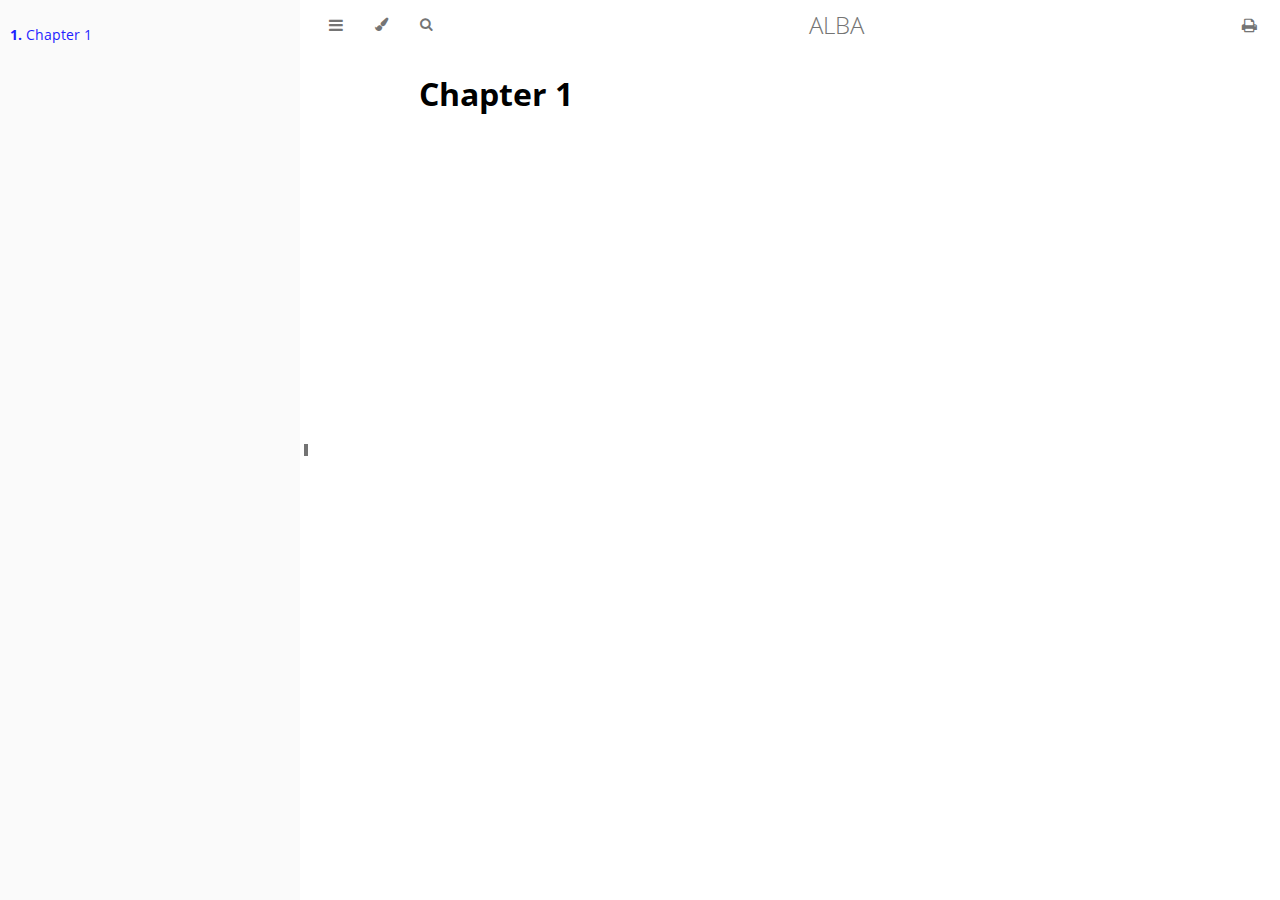
<file: index.html>
<!DOCTYPE HTML>
<html lang="en" class="light" dir="ltr">
    <head>
        <!-- Book generated using mdBook -->
        <meta charset="UTF-8">
        <title>Chapter 1 - ALBA</title>


        <!-- Custom HTML head -->
        
        <meta name="description" content="">
        <meta name="viewport" content="width=device-width, initial-scale=1">
        <meta name="theme-color" content="#ffffff">

        <link rel="icon" href="favicon.svg">
        <link rel="shortcut icon" href="favicon.png">
        <link rel="stylesheet" href="css/variables.css">
        <link rel="stylesheet" href="css/general.css">
        <link rel="stylesheet" href="css/chrome.css">
        <link rel="stylesheet" href="css/print.css" media="print">

        <!-- Fonts -->
        <link rel="stylesheet" href="FontAwesome/css/font-awesome.css">
        <link rel="stylesheet" href="fonts/fonts.css">

        <!-- Highlight.js Stylesheets -->
        <link rel="stylesheet" href="highlight.css">
        <link rel="stylesheet" href="tomorrow-night.css">
        <link rel="stylesheet" href="ayu-highlight.css">

        <!-- Custom theme stylesheets -->

    </head>
    <body class="sidebar-visible no-js">
    <div id="body-container">
        <!-- Provide site root to javascript -->
        <script>
            var path_to_root = "";
            var default_theme = window.matchMedia("(prefers-color-scheme: dark)").matches ? "navy" : "light";
        </script>

        <!-- Work around some values being stored in localStorage wrapped in quotes -->
        <script>
            try {
                var theme = localStorage.getItem('mdbook-theme');
                var sidebar = localStorage.getItem('mdbook-sidebar');

                if (theme.startsWith('"') && theme.endsWith('"')) {
                    localStorage.setItem('mdbook-theme', theme.slice(1, theme.length - 1));
                }

                if (sidebar.startsWith('"') && sidebar.endsWith('"')) {
                    localStorage.setItem('mdbook-sidebar', sidebar.slice(1, sidebar.length - 1));
                }
            } catch (e) { }
        </script>

        <!-- Set the theme before any content is loaded, prevents flash -->
        <script>
            var theme;
            try { theme = localStorage.getItem('mdbook-theme'); } catch(e) { }
            if (theme === null || theme === undefined) { theme = default_theme; }
            var html = document.querySelector('html');
            html.classList.remove('light')
            html.classList.add(theme);
            var body = document.querySelector('body');
            body.classList.remove('no-js')
            body.classList.add('js');
        </script>

        <input type="checkbox" id="sidebar-toggle-anchor" class="hidden">

        <!-- Hide / unhide sidebar before it is displayed -->
        <script>
            var body = document.querySelector('body');
            var sidebar = null;
            var sidebar_toggle = document.getElementById("sidebar-toggle-anchor");
            if (document.body.clientWidth >= 1080) {
                try { sidebar = localStorage.getItem('mdbook-sidebar'); } catch(e) { }
                sidebar = sidebar || 'visible';
            } else {
                sidebar = 'hidden';
            }
            sidebar_toggle.checked = sidebar === 'visible';
            body.classList.remove('sidebar-visible');
            body.classList.add("sidebar-" + sidebar);
        </script>

        <nav id="sidebar" class="sidebar" aria-label="Table of contents">
            <div class="sidebar-scrollbox">
                <ol class="chapter"><li class="chapter-item expanded "><a href="chapter_1.html" class="active"><strong aria-hidden="true">1.</strong> Chapter 1</a></li></ol>
            </div>
            <div id="sidebar-resize-handle" class="sidebar-resize-handle">
                <div class="sidebar-resize-indicator"></div>
            </div>
        </nav>

        <!-- Track and set sidebar scroll position -->
        <script>
            var sidebarScrollbox = document.querySelector('#sidebar .sidebar-scrollbox');
            sidebarScrollbox.addEventListener('click', function(e) {
                if (e.target.tagName === 'A') {
                    sessionStorage.setItem('sidebar-scroll', sidebarScrollbox.scrollTop);
                }
            }, { passive: true });
            var sidebarScrollTop = sessionStorage.getItem('sidebar-scroll');
            sessionStorage.removeItem('sidebar-scroll');
            if (sidebarScrollTop) {
                // preserve sidebar scroll position when navigating via links within sidebar
                sidebarScrollbox.scrollTop = sidebarScrollTop;
            } else {
                // scroll sidebar to current active section when navigating via "next/previous chapter" buttons
                var activeSection = document.querySelector('#sidebar .active');
                if (activeSection) {
                    activeSection.scrollIntoView({ block: 'center' });
                }
            }
        </script>

        <div id="page-wrapper" class="page-wrapper">

            <div class="page">
                                <div id="menu-bar-hover-placeholder"></div>
                <div id="menu-bar" class="menu-bar sticky">
                    <div class="left-buttons">
                        <label id="sidebar-toggle" class="icon-button" for="sidebar-toggle-anchor" title="Toggle Table of Contents" aria-label="Toggle Table of Contents" aria-controls="sidebar">
                            <i class="fa fa-bars"></i>
                        </label>
                        <button id="theme-toggle" class="icon-button" type="button" title="Change theme" aria-label="Change theme" aria-haspopup="true" aria-expanded="false" aria-controls="theme-list">
                            <i class="fa fa-paint-brush"></i>
                        </button>
                        <ul id="theme-list" class="theme-popup" aria-label="Themes" role="menu">
                            <li role="none"><button role="menuitem" class="theme" id="light">Light</button></li>
                            <li role="none"><button role="menuitem" class="theme" id="rust">Rust</button></li>
                            <li role="none"><button role="menuitem" class="theme" id="coal">Coal</button></li>
                            <li role="none"><button role="menuitem" class="theme" id="navy">Navy</button></li>
                            <li role="none"><button role="menuitem" class="theme" id="ayu">Ayu</button></li>
                        </ul>
                        <button id="search-toggle" class="icon-button" type="button" title="Search. (Shortkey: s)" aria-label="Toggle Searchbar" aria-expanded="false" aria-keyshortcuts="S" aria-controls="searchbar">
                            <i class="fa fa-search"></i>
                        </button>
                    </div>

                    <h1 class="menu-title">ALBA</h1>

                    <div class="right-buttons">
                        <a href="print.html" title="Print this book" aria-label="Print this book">
                            <i id="print-button" class="fa fa-print"></i>
                        </a>

                    </div>
                </div>

                <div id="search-wrapper" class="hidden">
                    <form id="searchbar-outer" class="searchbar-outer">
                        <input type="search" id="searchbar" name="searchbar" placeholder="Search this book ..." aria-controls="searchresults-outer" aria-describedby="searchresults-header">
                    </form>
                    <div id="searchresults-outer" class="searchresults-outer hidden">
                        <div id="searchresults-header" class="searchresults-header"></div>
                        <ul id="searchresults">
                        </ul>
                    </div>
                </div>

                <!-- Apply ARIA attributes after the sidebar and the sidebar toggle button are added to the DOM -->
                <script>
                    document.getElementById('sidebar-toggle').setAttribute('aria-expanded', sidebar === 'visible');
                    document.getElementById('sidebar').setAttribute('aria-hidden', sidebar !== 'visible');
                    Array.from(document.querySelectorAll('#sidebar a')).forEach(function(link) {
                        link.setAttribute('tabIndex', sidebar === 'visible' ? 0 : -1);
                    });
                </script>

                <div id="content" class="content">
                    <main>
                        <h1 id="chapter-1"><a class="header" href="#chapter-1">Chapter 1</a></h1>

                    </main>

                    <nav class="nav-wrapper" aria-label="Page navigation">
                        <!-- Mobile navigation buttons -->


                        <div style="clear: both"></div>
                    </nav>
                </div>
            </div>

            <nav class="nav-wide-wrapper" aria-label="Page navigation">

            </nav>

        </div>




        <script>
            window.playground_copyable = true;
        </script>


        <script src="elasticlunr.min.js"></script>
        <script src="mark.min.js"></script>
        <script src="searcher.js"></script>

        <script src="clipboard.min.js"></script>
        <script src="highlight.js"></script>
        <script src="book.js"></script>

        <!-- Custom JS scripts -->


    </div>
    </body>
</html>
</file>
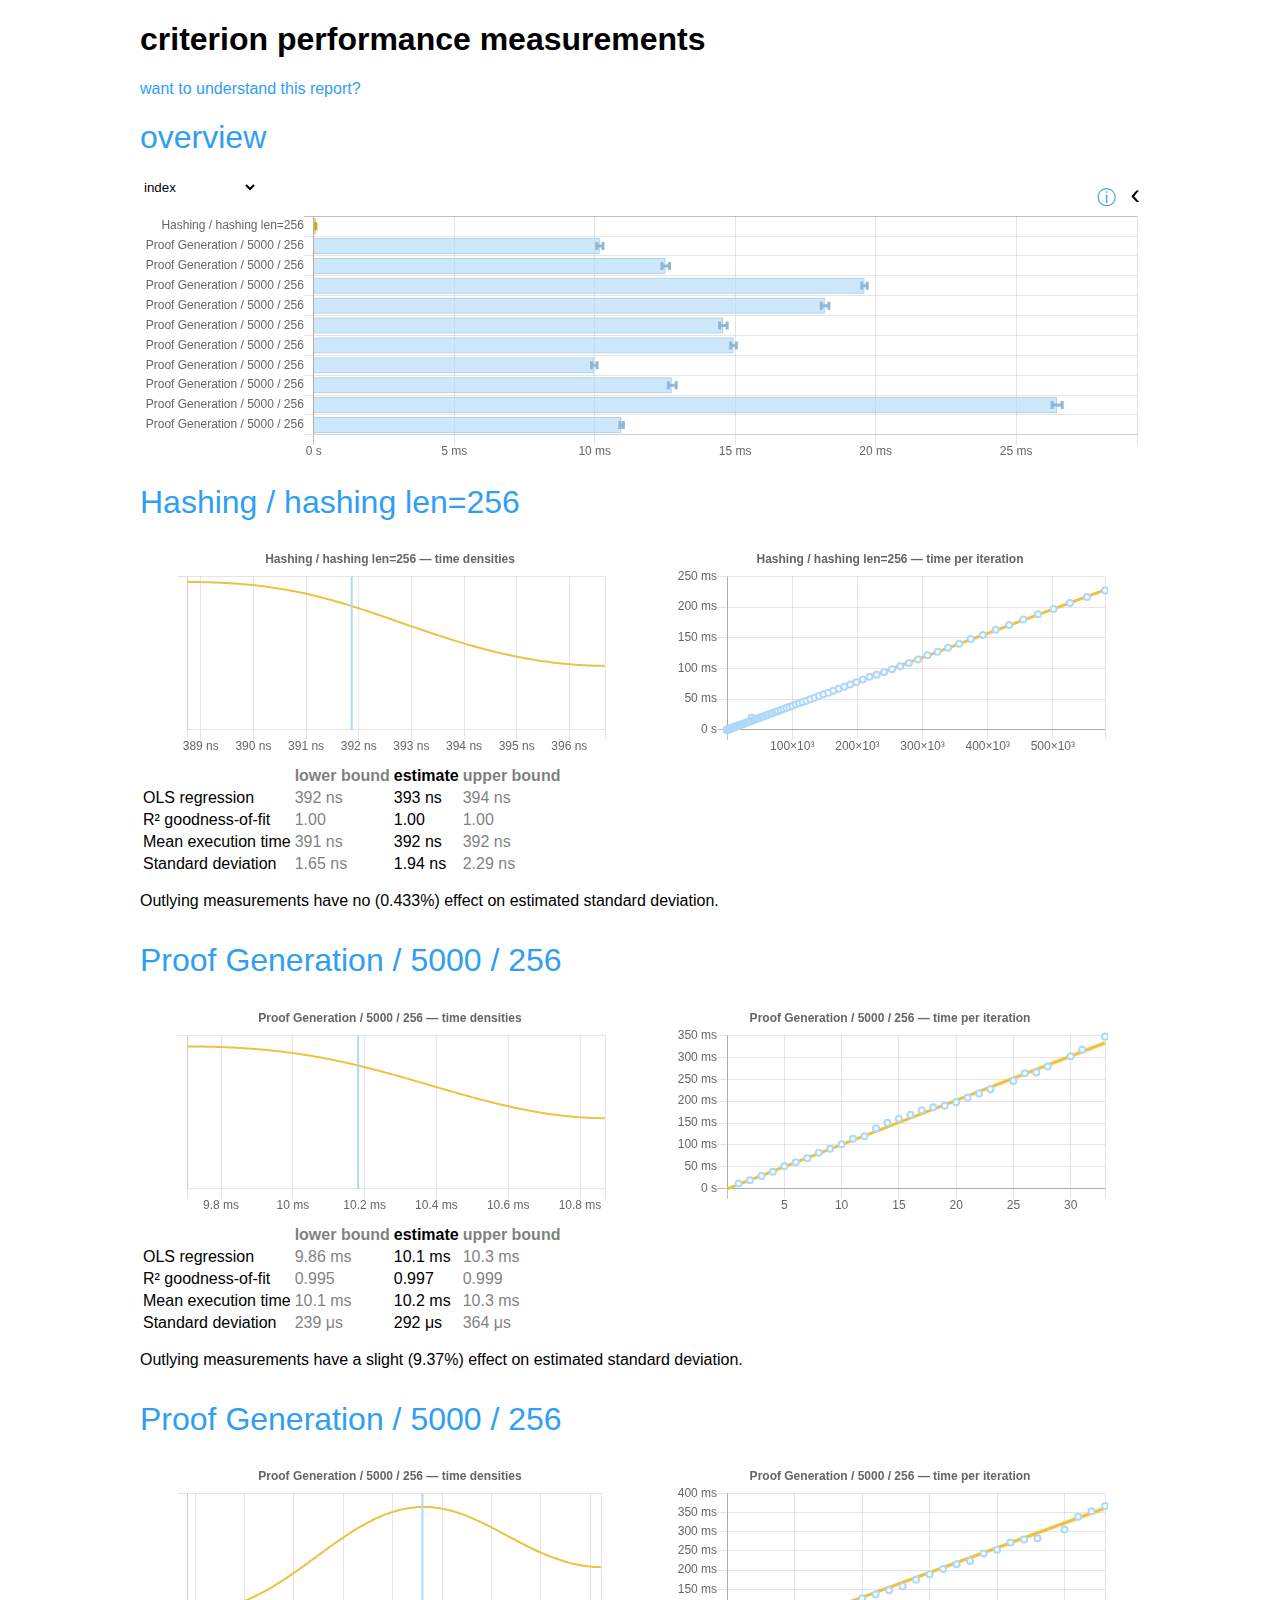
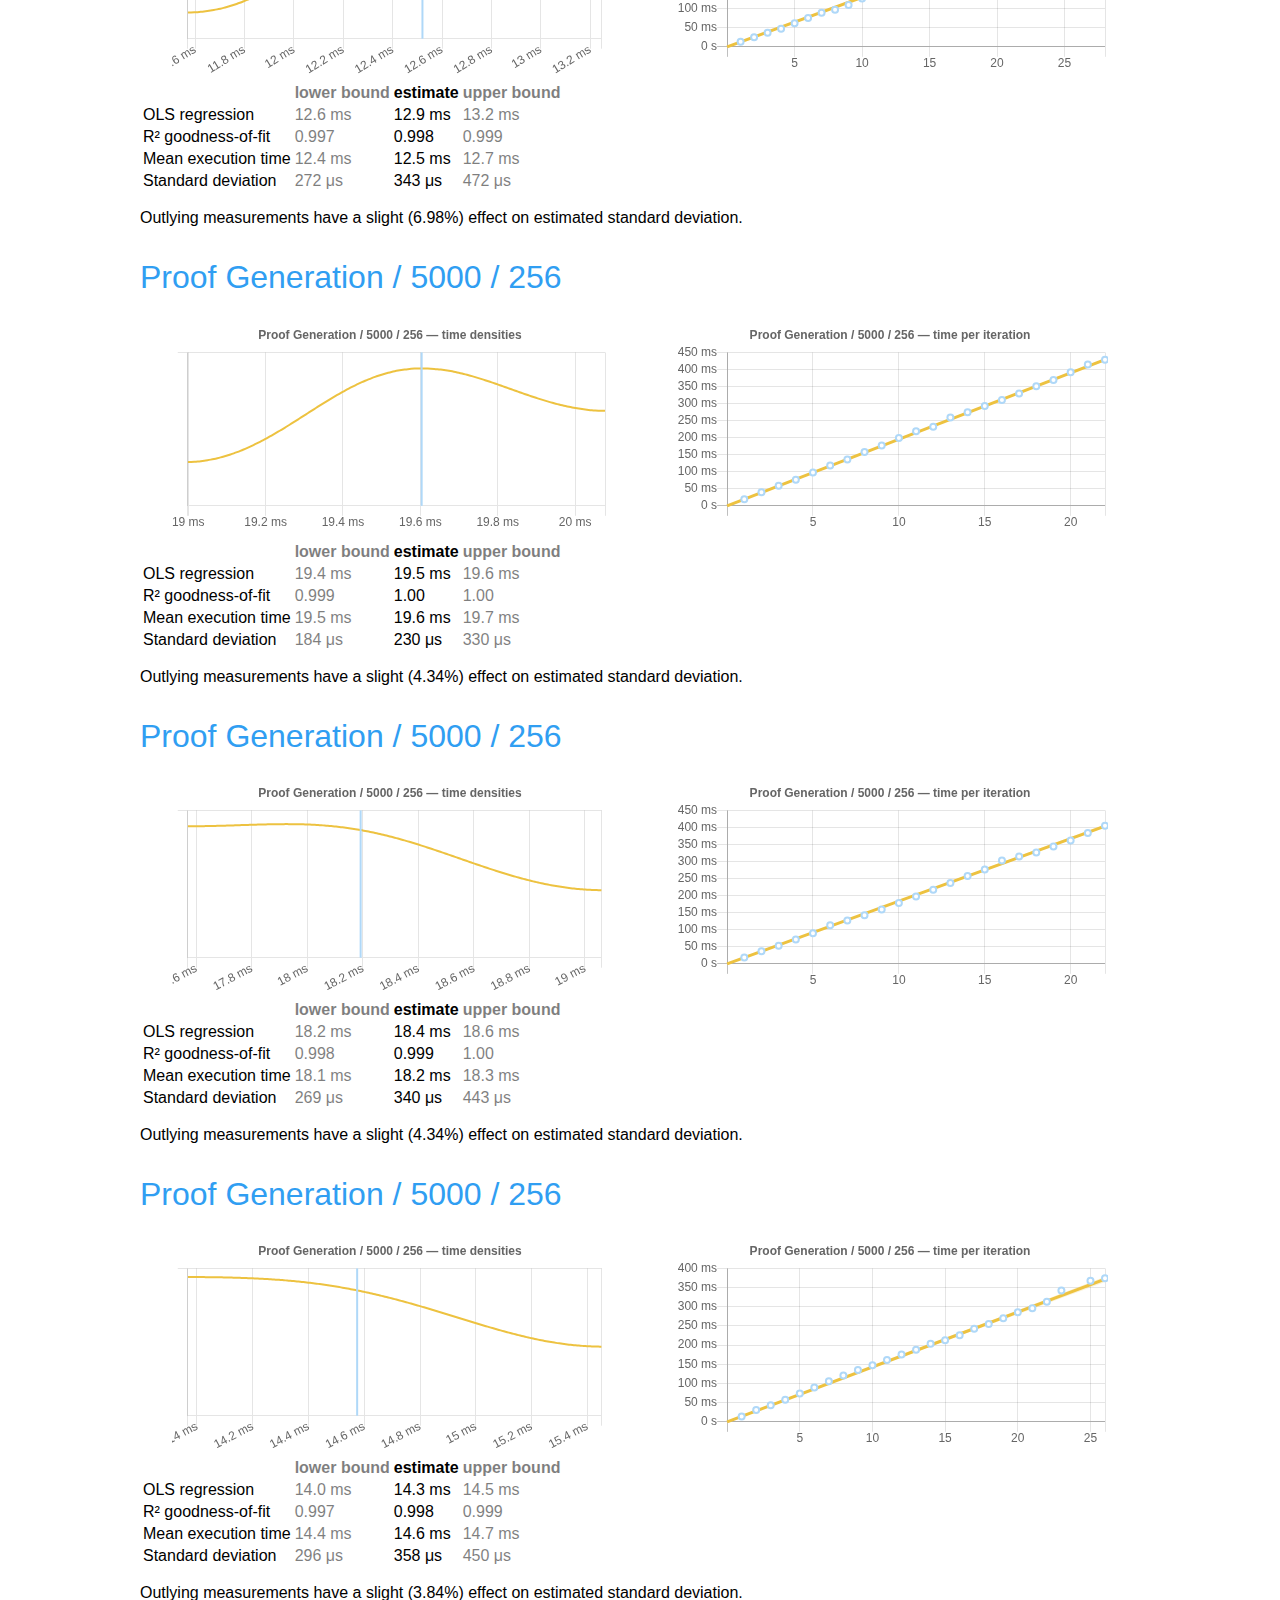
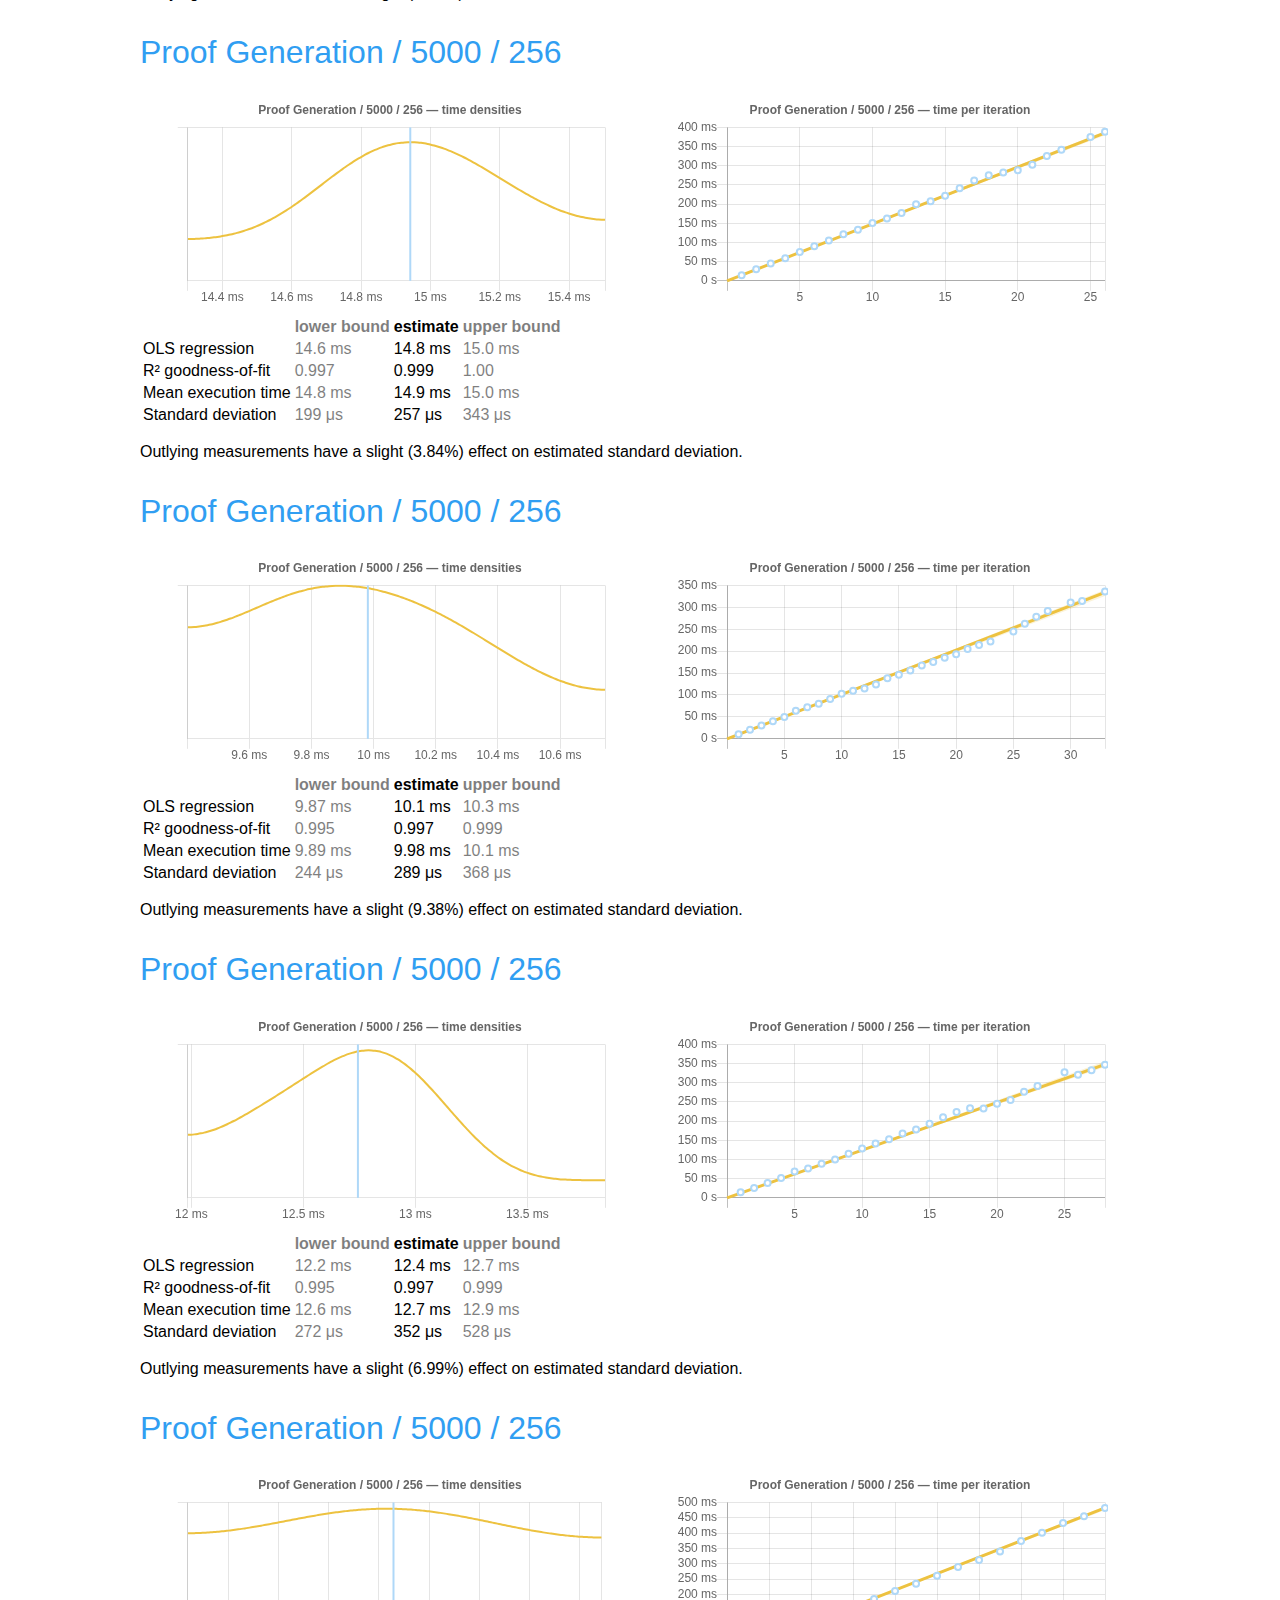
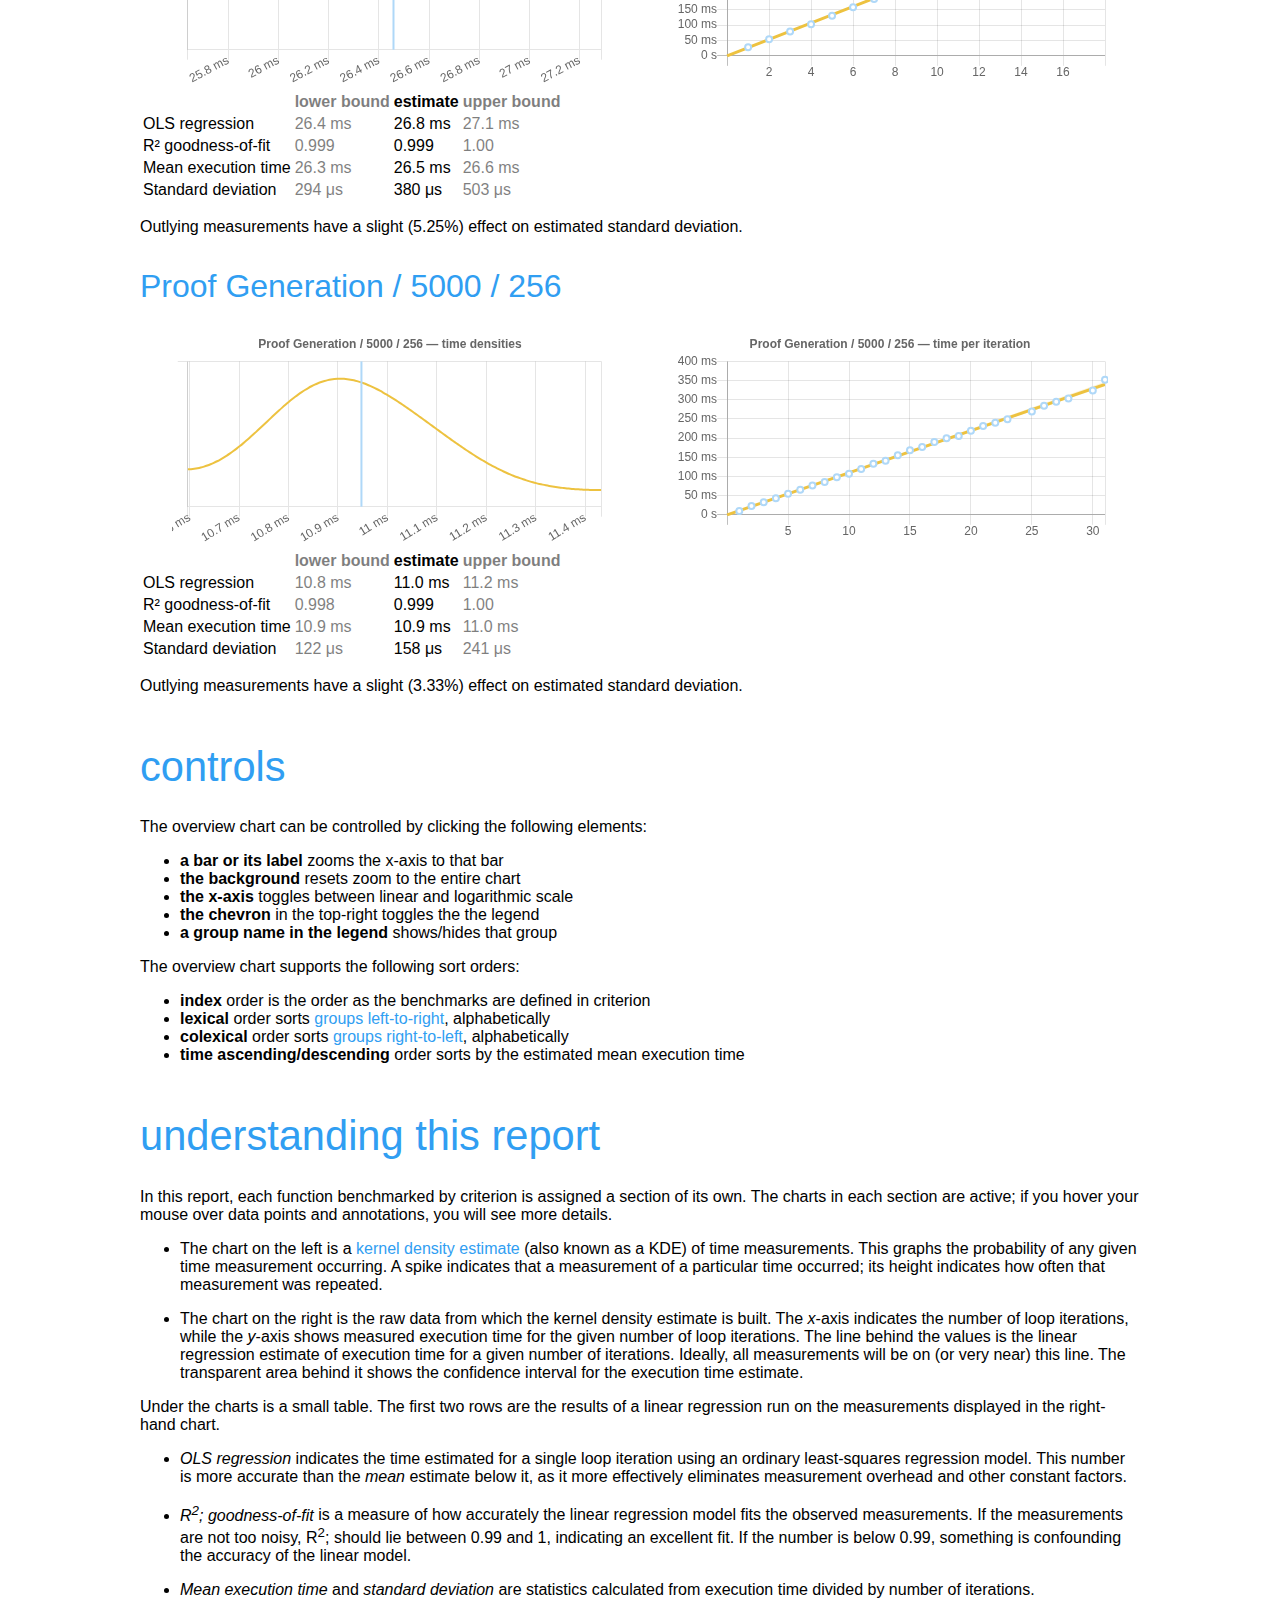
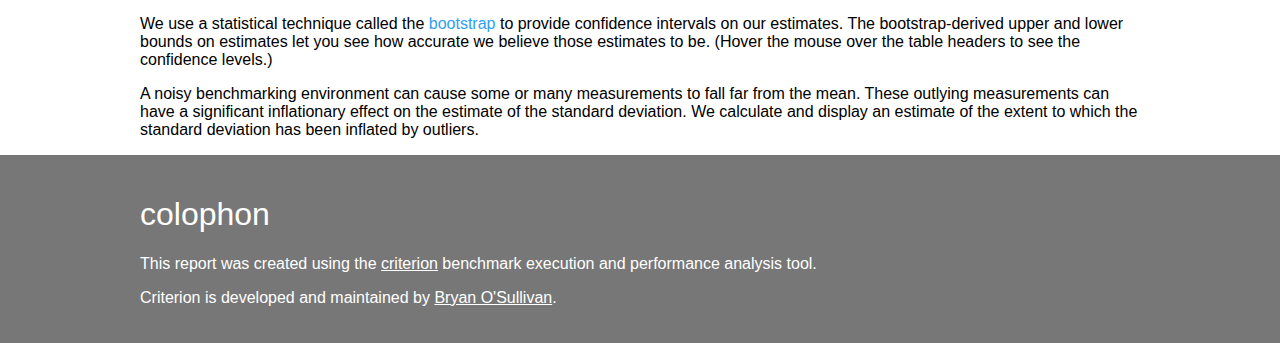
<file: bench-5000x10.html>
<!doctype html>
<html>
<head>
  <meta charset="utf-8"/>
  <title>criterion report</title>
  <script>
    /*!
 * Chart.js v2.9.4
 * https://www.chartjs.org
 * (c) 2020 Chart.js Contributors
 * Released under the MIT License
 */
!function(t,e){"object"==typeof exports&&"undefined"!=typeof module?module.exports=e(function(){try{return require("moment")}catch(t){}}()):"function"==typeof define&&define.amd?define(["require"],(function(t){return e(function(){try{return t("moment")}catch(t){}}())})):(t=t||self).Chart=e(t.moment)}(this,(function(t){"use strict";t=t&&t.hasOwnProperty("default")?t.default:t;var e={aliceblue:[240,248,255],antiquewhite:[250,235,215],aqua:[0,255,255],aquamarine:[127,255,212],azure:[240,255,255],beige:[245,245,220],bisque:[255,228,196],black:[0,0,0],blanchedalmond:[255,235,205],blue:[0,0,255],blueviolet:[138,43,226],brown:[165,42,42],burlywood:[222,184,135],cadetblue:[95,158,160],chartreuse:[127,255,0],chocolate:[210,105,30],coral:[255,127,80],cornflowerblue:[100,149,237],cornsilk:[255,248,220],crimson:[220,20,60],cyan:[0,255,255],darkblue:[0,0,139],darkcyan:[0,139,139],darkgoldenrod:[184,134,11],darkgray:[169,169,169],darkgreen:[0,100,0],darkgrey:[169,169,169],darkkhaki:[189,183,107],darkmagenta:[139,0,139],darkolivegreen:[85,107,47],darkorange:[255,140,0],darkorchid:[153,50,204],darkred:[139,0,0],darksalmon:[233,150,122],darkseagreen:[143,188,143],darkslateblue:[72,61,139],darkslategray:[47,79,79],darkslategrey:[47,79,79],darkturquoise:[0,206,209],darkviolet:[148,0,211],deeppink:[255,20,147],deepskyblue:[0,191,255],dimgray:[105,105,105],dimgrey:[105,105,105],dodgerblue:[30,144,255],firebrick:[178,34,34],floralwhite:[255,250,240],forestgreen:[34,139,34],fuchsia:[255,0,255],gainsboro:[220,220,220],ghostwhite:[248,248,255],gold:[255,215,0],goldenrod:[218,165,32],gray:[128,128,128],green:[0,128,0],greenyellow:[173,255,47],grey:[128,128,128],honeydew:[240,255,240],hotpink:[255,105,180],indianred:[205,92,92],indigo:[75,0,130],ivory:[255,255,240],khaki:[240,230,140],lavender:[230,230,250],lavenderblush:[255,240,245],lawngreen:[124,252,0],lemonchiffon:[255,250,205],lightblue:[173,216,230],lightcoral:[240,128,128],lightcyan:[224,255,255],lightgoldenrodyellow:[250,250,210],lightgray:[211,211,211],lightgreen:[144,238,144],lightgrey:[211,211,211],lightpink:[255,182,193],lightsalmon:[255,160,122],lightseagreen:[32,178,170],lightskyblue:[135,206,250],lightslategray:[119,136,153],lightslategrey:[119,136,153],lightsteelblue:[176,196,222],lightyellow:[255,255,224],lime:[0,255,0],limegreen:[50,205,50],linen:[250,240,230],magenta:[255,0,255],maroon:[128,0,0],mediumaquamarine:[102,205,170],mediumblue:[0,0,205],mediumorchid:[186,85,211],mediumpurple:[147,112,219],mediumseagreen:[60,179,113],mediumslateblue:[123,104,238],mediumspringgreen:[0,250,154],mediumturquoise:[72,209,204],mediumvioletred:[199,21,133],midnightblue:[25,25,112],mintcream:[245,255,250],mistyrose:[255,228,225],moccasin:[255,228,181],navajowhite:[255,222,173],navy:[0,0,128],oldlace:[253,245,230],olive:[128,128,0],olivedrab:[107,142,35],orange:[255,165,0],orangered:[255,69,0],orchid:[218,112,214],palegoldenrod:[238,232,170],palegreen:[152,251,152],paleturquoise:[175,238,238],palevioletred:[219,112,147],papayawhip:[255,239,213],peachpuff:[255,218,185],peru:[205,133,63],pink:[255,192,203],plum:[221,160,221],powderblue:[176,224,230],purple:[128,0,128],rebeccapurple:[102,51,153],red:[255,0,0],rosybrown:[188,143,143],royalblue:[65,105,225],saddlebrown:[139,69,19],salmon:[250,128,114],sandybrown:[244,164,96],seagreen:[46,139,87],seashell:[255,245,238],sienna:[160,82,45],silver:[192,192,192],skyblue:[135,206,235],slateblue:[106,90,205],slategray:[112,128,144],slategrey:[112,128,144],snow:[255,250,250],springgreen:[0,255,127],steelblue:[70,130,180],tan:[210,180,140],teal:[0,128,128],thistle:[216,191,216],tomato:[255,99,71],turquoise:[64,224,208],violet:[238,130,238],wheat:[245,222,179],white:[255,255,255],whitesmoke:[245,245,245],yellow:[255,255,0],yellowgreen:[154,205,50]},n=function(t,e){return t(e={exports:{}},e.exports),e.exports}((function(t){var n={};for(var i in e)e.hasOwnProperty(i)&&(n[e[i]]=i);var a=t.exports={rgb:{channels:3,labels:"rgb"},hsl:{channels:3,labels:"hsl"},hsv:{channels:3,labels:"hsv"},hwb:{channels:3,labels:"hwb"},cmyk:{channels:4,labels:"cmyk"},xyz:{channels:3,labels:"xyz"},lab:{channels:3,labels:"lab"},lch:{channels:3,labels:"lch"},hex:{channels:1,labels:["hex"]},keyword:{channels:1,labels:["keyword"]},ansi16:{channels:1,labels:["ansi16"]},ansi256:{channels:1,labels:["ansi256"]},hcg:{channels:3,labels:["h","c","g"]},apple:{channels:3,labels:["r16","g16","b16"]},gray:{channels:1,labels:["gray"]}};for(var r in a)if(a.hasOwnProperty(r)){if(!("channels"in a[r]))throw new Error("missing channels property: "+r);if(!("labels"in a[r]))throw new Error("missing channel labels property: "+r);if(a[r].labels.length!==a[r].channels)throw new Error("channel and label counts mismatch: "+r);var o=a[r].channels,s=a[r].labels;delete a[r].channels,delete a[r].labels,Object.defineProperty(a[r],"channels",{value:o}),Object.defineProperty(a[r],"labels",{value:s})}a.rgb.hsl=function(t){var e,n,i=t[0]/255,a=t[1]/255,r=t[2]/255,o=Math.min(i,a,r),s=Math.max(i,a,r),l=s-o;return s===o?e=0:i===s?e=(a-r)/l:a===s?e=2+(r-i)/l:r===s&&(e=4+(i-a)/l),(e=Math.min(60*e,360))<0&&(e+=360),n=(o+s)/2,[e,100*(s===o?0:n<=.5?l/(s+o):l/(2-s-o)),100*n]},a.rgb.hsv=function(t){var e,n,i,a,r,o=t[0]/255,s=t[1]/255,l=t[2]/255,u=Math.max(o,s,l),d=u-Math.min(o,s,l),h=function(t){return(u-t)/6/d+.5};return 0===d?a=r=0:(r=d/u,e=h(o),n=h(s),i=h(l),o===u?a=i-n:s===u?a=1/3+e-i:l===u&&(a=2/3+n-e),a<0?a+=1:a>1&&(a-=1)),[360*a,100*r,100*u]},a.rgb.hwb=function(t){var e=t[0],n=t[1],i=t[2];return[a.rgb.hsl(t)[0],100*(1/255*Math.min(e,Math.min(n,i))),100*(i=1-1/255*Math.max(e,Math.max(n,i)))]},a.rgb.cmyk=function(t){var e,n=t[0]/255,i=t[1]/255,a=t[2]/255;return[100*((1-n-(e=Math.min(1-n,1-i,1-a)))/(1-e)||0),100*((1-i-e)/(1-e)||0),100*((1-a-e)/(1-e)||0),100*e]},a.rgb.keyword=function(t){var i=n[t];if(i)return i;var a,r,o,s=1/0;for(var l in e)if(e.hasOwnProperty(l)){var u=e[l],d=(r=t,o=u,Math.pow(r[0]-o[0],2)+Math.pow(r[1]-o[1],2)+Math.pow(r[2]-o[2],2));d<s&&(s=d,a=l)}return a},a.keyword.rgb=function(t){return e[t]},a.rgb.xyz=function(t){var e=t[0]/255,n=t[1]/255,i=t[2]/255;return[100*(.4124*(e=e>.04045?Math.pow((e+.055)/1.055,2.4):e/12.92)+.3576*(n=n>.04045?Math.pow((n+.055)/1.055,2.4):n/12.92)+.1805*(i=i>.04045?Math.pow((i+.055)/1.055,2.4):i/12.92)),100*(.2126*e+.7152*n+.0722*i),100*(.0193*e+.1192*n+.9505*i)]},a.rgb.lab=function(t){var e=a.rgb.xyz(t),n=e[0],i=e[1],r=e[2];return i/=100,r/=108.883,n=(n/=95.047)>.008856?Math.pow(n,1/3):7.787*n+16/116,[116*(i=i>.008856?Math.pow(i,1/3):7.787*i+16/116)-16,500*(n-i),200*(i-(r=r>.008856?Math.pow(r,1/3):7.787*r+16/116))]},a.hsl.rgb=function(t){var e,n,i,a,r,o=t[0]/360,s=t[1]/100,l=t[2]/100;if(0===s)return[r=255*l,r,r];e=2*l-(n=l<.5?l*(1+s):l+s-l*s),a=[0,0,0];for(var u=0;u<3;u++)(i=o+1/3*-(u-1))<0&&i++,i>1&&i--,r=6*i<1?e+6*(n-e)*i:2*i<1?n:3*i<2?e+(n-e)*(2/3-i)*6:e,a[u]=255*r;return a},a.hsl.hsv=function(t){var e=t[0],n=t[1]/100,i=t[2]/100,a=n,r=Math.max(i,.01);return n*=(i*=2)<=1?i:2-i,a*=r<=1?r:2-r,[e,100*(0===i?2*a/(r+a):2*n/(i+n)),100*((i+n)/2)]},a.hsv.rgb=function(t){var e=t[0]/60,n=t[1]/100,i=t[2]/100,a=Math.floor(e)%6,r=e-Math.floor(e),o=255*i*(1-n),s=255*i*(1-n*r),l=255*i*(1-n*(1-r));switch(i*=255,a){case 0:return[i,l,o];case 1:return[s,i,o];case 2:return[o,i,l];case 3:return[o,s,i];case 4:return[l,o,i];case 5:return[i,o,s]}},a.hsv.hsl=function(t){var e,n,i,a=t[0],r=t[1]/100,o=t[2]/100,s=Math.max(o,.01);return i=(2-r)*o,n=r*s,[a,100*(n=(n/=(e=(2-r)*s)<=1?e:2-e)||0),100*(i/=2)]},a.hwb.rgb=function(t){var e,n,i,a,r,o,s,l=t[0]/360,u=t[1]/100,d=t[2]/100,h=u+d;switch(h>1&&(u/=h,d/=h),i=6*l-(e=Math.floor(6*l)),0!=(1&e)&&(i=1-i),a=u+i*((n=1-d)-u),e){default:case 6:case 0:r=n,o=a,s=u;break;case 1:r=a,o=n,s=u;break;case 2:r=u,o=n,s=a;break;case 3:r=u,o=a,s=n;break;case 4:r=a,o=u,s=n;break;case 5:r=n,o=u,s=a}return[255*r,255*o,255*s]},a.cmyk.rgb=function(t){var e=t[0]/100,n=t[1]/100,i=t[2]/100,a=t[3]/100;return[255*(1-Math.min(1,e*(1-a)+a)),255*(1-Math.min(1,n*(1-a)+a)),255*(1-Math.min(1,i*(1-a)+a))]},a.xyz.rgb=function(t){var e,n,i,a=t[0]/100,r=t[1]/100,o=t[2]/100;return n=-.9689*a+1.8758*r+.0415*o,i=.0557*a+-.204*r+1.057*o,e=(e=3.2406*a+-1.5372*r+-.4986*o)>.0031308?1.055*Math.pow(e,1/2.4)-.055:12.92*e,n=n>.0031308?1.055*Math.pow(n,1/2.4)-.055:12.92*n,i=i>.0031308?1.055*Math.pow(i,1/2.4)-.055:12.92*i,[255*(e=Math.min(Math.max(0,e),1)),255*(n=Math.min(Math.max(0,n),1)),255*(i=Math.min(Math.max(0,i),1))]},a.xyz.lab=function(t){var e=t[0],n=t[1],i=t[2];return n/=100,i/=108.883,e=(e/=95.047)>.008856?Math.pow(e,1/3):7.787*e+16/116,[116*(n=n>.008856?Math.pow(n,1/3):7.787*n+16/116)-16,500*(e-n),200*(n-(i=i>.008856?Math.pow(i,1/3):7.787*i+16/116))]},a.lab.xyz=function(t){var e,n,i,a=t[0];e=t[1]/500+(n=(a+16)/116),i=n-t[2]/200;var r=Math.pow(n,3),o=Math.pow(e,3),s=Math.pow(i,3);return n=r>.008856?r:(n-16/116)/7.787,e=o>.008856?o:(e-16/116)/7.787,i=s>.008856?s:(i-16/116)/7.787,[e*=95.047,n*=100,i*=108.883]},a.lab.lch=function(t){var e,n=t[0],i=t[1],a=t[2];return(e=360*Math.atan2(a,i)/2/Math.PI)<0&&(e+=360),[n,Math.sqrt(i*i+a*a),e]},a.lch.lab=function(t){var e,n=t[0],i=t[1];return e=t[2]/360*2*Math.PI,[n,i*Math.cos(e),i*Math.sin(e)]},a.rgb.ansi16=function(t){var e=t[0],n=t[1],i=t[2],r=1 in arguments?arguments[1]:a.rgb.hsv(t)[2];if(0===(r=Math.round(r/50)))return 30;var o=30+(Math.round(i/255)<<2|Math.round(n/255)<<1|Math.round(e/255));return 2===r&&(o+=60),o},a.hsv.ansi16=function(t){return a.rgb.ansi16(a.hsv.rgb(t),t[2])},a.rgb.ansi256=function(t){var e=t[0],n=t[1],i=t[2];return e===n&&n===i?e<8?16:e>248?231:Math.round((e-8)/247*24)+232:16+36*Math.round(e/255*5)+6*Math.round(n/255*5)+Math.round(i/255*5)},a.ansi16.rgb=function(t){var e=t%10;if(0===e||7===e)return t>50&&(e+=3.5),[e=e/10.5*255,e,e];var n=.5*(1+~~(t>50));return[(1&e)*n*255,(e>>1&1)*n*255,(e>>2&1)*n*255]},a.ansi256.rgb=function(t){if(t>=232){var e=10*(t-232)+8;return[e,e,e]}var n;return t-=16,[Math.floor(t/36)/5*255,Math.floor((n=t%36)/6)/5*255,n%6/5*255]},a.rgb.hex=function(t){var e=(((255&Math.round(t[0]))<<16)+((255&Math.round(t[1]))<<8)+(255&Math.round(t[2]))).toString(16).toUpperCase();return"000000".substring(e.length)+e},a.hex.rgb=function(t){var e=t.toString(16).match(/[a-f0-9]{6}|[a-f0-9]{3}/i);if(!e)return[0,0,0];var n=e[0];3===e[0].length&&(n=n.split("").map((function(t){return t+t})).join(""));var i=parseInt(n,16);return[i>>16&255,i>>8&255,255&i]},a.rgb.hcg=function(t){var e,n=t[0]/255,i=t[1]/255,a=t[2]/255,r=Math.max(Math.max(n,i),a),o=Math.min(Math.min(n,i),a),s=r-o;return e=s<=0?0:r===n?(i-a)/s%6:r===i?2+(a-n)/s:4+(n-i)/s+4,e/=6,[360*(e%=1),100*s,100*(s<1?o/(1-s):0)]},a.hsl.hcg=function(t){var e=t[1]/100,n=t[2]/100,i=1,a=0;return(i=n<.5?2*e*n:2*e*(1-n))<1&&(a=(n-.5*i)/(1-i)),[t[0],100*i,100*a]},a.hsv.hcg=function(t){var e=t[1]/100,n=t[2]/100,i=e*n,a=0;return i<1&&(a=(n-i)/(1-i)),[t[0],100*i,100*a]},a.hcg.rgb=function(t){var e=t[0]/360,n=t[1]/100,i=t[2]/100;if(0===n)return[255*i,255*i,255*i];var a,r=[0,0,0],o=e%1*6,s=o%1,l=1-s;switch(Math.floor(o)){case 0:r[0]=1,r[1]=s,r[2]=0;break;case 1:r[0]=l,r[1]=1,r[2]=0;break;case 2:r[0]=0,r[1]=1,r[2]=s;break;case 3:r[0]=0,r[1]=l,r[2]=1;break;case 4:r[0]=s,r[1]=0,r[2]=1;break;default:r[0]=1,r[1]=0,r[2]=l}return a=(1-n)*i,[255*(n*r[0]+a),255*(n*r[1]+a),255*(n*r[2]+a)]},a.hcg.hsv=function(t){var e=t[1]/100,n=e+t[2]/100*(1-e),i=0;return n>0&&(i=e/n),[t[0],100*i,100*n]},a.hcg.hsl=function(t){var e=t[1]/100,n=t[2]/100*(1-e)+.5*e,i=0;return n>0&&n<.5?i=e/(2*n):n>=.5&&n<1&&(i=e/(2*(1-n))),[t[0],100*i,100*n]},a.hcg.hwb=function(t){var e=t[1]/100,n=e+t[2]/100*(1-e);return[t[0],100*(n-e),100*(1-n)]},a.hwb.hcg=function(t){var e=t[1]/100,n=1-t[2]/100,i=n-e,a=0;return i<1&&(a=(n-i)/(1-i)),[t[0],100*i,100*a]},a.apple.rgb=function(t){return[t[0]/65535*255,t[1]/65535*255,t[2]/65535*255]},a.rgb.apple=function(t){return[t[0]/255*65535,t[1]/255*65535,t[2]/255*65535]},a.gray.rgb=function(t){return[t[0]/100*255,t[0]/100*255,t[0]/100*255]},a.gray.hsl=a.gray.hsv=function(t){return[0,0,t[0]]},a.gray.hwb=function(t){return[0,100,t[0]]},a.gray.cmyk=function(t){return[0,0,0,t[0]]},a.gray.lab=function(t){return[t[0],0,0]},a.gray.hex=function(t){var e=255&Math.round(t[0]/100*255),n=((e<<16)+(e<<8)+e).toString(16).toUpperCase();return"000000".substring(n.length)+n},a.rgb.gray=function(t){return[(t[0]+t[1]+t[2])/3/255*100]}}));n.rgb,n.hsl,n.hsv,n.hwb,n.cmyk,n.xyz,n.lab,n.lch,n.hex,n.keyword,n.ansi16,n.ansi256,n.hcg,n.apple,n.gray;function i(t){var e=function(){for(var t={},e=Object.keys(n),i=e.length,a=0;a<i;a++)t[e[a]]={distance:-1,parent:null};return t}(),i=[t];for(e[t].distance=0;i.length;)for(var a=i.pop(),r=Object.keys(n[a]),o=r.length,s=0;s<o;s++){var l=r[s],u=e[l];-1===u.distance&&(u.distance=e[a].distance+1,u.parent=a,i.unshift(l))}return e}function a(t,e){return function(n){return e(t(n))}}function r(t,e){for(var i=[e[t].parent,t],r=n[e[t].parent][t],o=e[t].parent;e[o].parent;)i.unshift(e[o].parent),r=a(n[e[o].parent][o],r),o=e[o].parent;return r.conversion=i,r}var o={};Object.keys(n).forEach((function(t){o[t]={},Object.defineProperty(o[t],"channels",{value:n[t].channels}),Object.defineProperty(o[t],"labels",{value:n[t].labels});var e=function(t){for(var e=i(t),n={},a=Object.keys(e),o=a.length,s=0;s<o;s++){var l=a[s];null!==e[l].parent&&(n[l]=r(l,e))}return n}(t);Object.keys(e).forEach((function(n){var i=e[n];o[t][n]=function(t){var e=function(e){if(null==e)return e;arguments.length>1&&(e=Array.prototype.slice.call(arguments));var n=t(e);if("object"==typeof n)for(var i=n.length,a=0;a<i;a++)n[a]=Math.round(n[a]);return n};return"conversion"in t&&(e.conversion=t.conversion),e}(i),o[t][n].raw=function(t){var e=function(e){return null==e?e:(arguments.length>1&&(e=Array.prototype.slice.call(arguments)),t(e))};return"conversion"in t&&(e.conversion=t.conversion),e}(i)}))}));var s=o,l={aliceblue:[240,248,255],antiquewhite:[250,235,215],aqua:[0,255,255],aquamarine:[127,255,212],azure:[240,255,255],beige:[245,245,220],bisque:[255,228,196],black:[0,0,0],blanchedalmond:[255,235,205],blue:[0,0,255],blueviolet:[138,43,226],brown:[165,42,42],burlywood:[222,184,135],cadetblue:[95,158,160],chartreuse:[127,255,0],chocolate:[210,105,30],coral:[255,127,80],cornflowerblue:[100,149,237],cornsilk:[255,248,220],crimson:[220,20,60],cyan:[0,255,255],darkblue:[0,0,139],darkcyan:[0,139,139],darkgoldenrod:[184,134,11],darkgray:[169,169,169],darkgreen:[0,100,0],darkgrey:[169,169,169],darkkhaki:[189,183,107],darkmagenta:[139,0,139],darkolivegreen:[85,107,47],darkorange:[255,140,0],darkorchid:[153,50,204],darkred:[139,0,0],darksalmon:[233,150,122],darkseagreen:[143,188,143],darkslateblue:[72,61,139],darkslategray:[47,79,79],darkslategrey:[47,79,79],darkturquoise:[0,206,209],darkviolet:[148,0,211],deeppink:[255,20,147],deepskyblue:[0,191,255],dimgray:[105,105,105],dimgrey:[105,105,105],dodgerblue:[30,144,255],firebrick:[178,34,34],floralwhite:[255,250,240],forestgreen:[34,139,34],fuchsia:[255,0,255],gainsboro:[220,220,220],ghostwhite:[248,248,255],gold:[255,215,0],goldenrod:[218,165,32],gray:[128,128,128],green:[0,128,0],greenyellow:[173,255,47],grey:[128,128,128],honeydew:[240,255,240],hotpink:[255,105,180],indianred:[205,92,92],indigo:[75,0,130],ivory:[255,255,240],khaki:[240,230,140],lavender:[230,230,250],lavenderblush:[255,240,245],lawngreen:[124,252,0],lemonchiffon:[255,250,205],lightblue:[173,216,230],lightcoral:[240,128,128],lightcyan:[224,255,255],lightgoldenrodyellow:[250,250,210],lightgray:[211,211,211],lightgreen:[144,238,144],lightgrey:[211,211,211],lightpink:[255,182,193],lightsalmon:[255,160,122],lightseagreen:[32,178,170],lightskyblue:[135,206,250],lightslategray:[119,136,153],lightslategrey:[119,136,153],lightsteelblue:[176,196,222],lightyellow:[255,255,224],lime:[0,255,0],limegreen:[50,205,50],linen:[250,240,230],magenta:[255,0,255],maroon:[128,0,0],mediumaquamarine:[102,205,170],mediumblue:[0,0,205],mediumorchid:[186,85,211],mediumpurple:[147,112,219],mediumseagreen:[60,179,113],mediumslateblue:[123,104,238],mediumspringgreen:[0,250,154],mediumturquoise:[72,209,204],mediumvioletred:[199,21,133],midnightblue:[25,25,112],mintcream:[245,255,250],mistyrose:[255,228,225],moccasin:[255,228,181],navajowhite:[255,222,173],navy:[0,0,128],oldlace:[253,245,230],olive:[128,128,0],olivedrab:[107,142,35],orange:[255,165,0],orangered:[255,69,0],orchid:[218,112,214],palegoldenrod:[238,232,170],palegreen:[152,251,152],paleturquoise:[175,238,238],palevioletred:[219,112,147],papayawhip:[255,239,213],peachpuff:[255,218,185],peru:[205,133,63],pink:[255,192,203],plum:[221,160,221],powderblue:[176,224,230],purple:[128,0,128],rebeccapurple:[102,51,153],red:[255,0,0],rosybrown:[188,143,143],royalblue:[65,105,225],saddlebrown:[139,69,19],salmon:[250,128,114],sandybrown:[244,164,96],seagreen:[46,139,87],seashell:[255,245,238],sienna:[160,82,45],silver:[192,192,192],skyblue:[135,206,235],slateblue:[106,90,205],slategray:[112,128,144],slategrey:[112,128,144],snow:[255,250,250],springgreen:[0,255,127],steelblue:[70,130,180],tan:[210,180,140],teal:[0,128,128],thistle:[216,191,216],tomato:[255,99,71],turquoise:[64,224,208],violet:[238,130,238],wheat:[245,222,179],white:[255,255,255],whitesmoke:[245,245,245],yellow:[255,255,0],yellowgreen:[154,205,50]},u={getRgba:d,getHsla:h,getRgb:function(t){var e=d(t);return e&&e.slice(0,3)},getHsl:function(t){var e=h(t);return e&&e.slice(0,3)},getHwb:c,getAlpha:function(t){var e=d(t);if(e)return e[3];if(e=h(t))return e[3];if(e=c(t))return e[3]},hexString:function(t,e){e=void 0!==e&&3===t.length?e:t[3];return"#"+v(t[0])+v(t[1])+v(t[2])+(e>=0&&e<1?v(Math.round(255*e)):"")},rgbString:function(t,e){if(e<1||t[3]&&t[3]<1)return f(t,e);return"rgb("+t[0]+", "+t[1]+", "+t[2]+")"},rgbaString:f,percentString:function(t,e){if(e<1||t[3]&&t[3]<1)return g(t,e);var n=Math.round(t[0]/255*100),i=Math.round(t[1]/255*100),a=Math.round(t[2]/255*100);return"rgb("+n+"%, "+i+"%, "+a+"%)"},percentaString:g,hslString:function(t,e){if(e<1||t[3]&&t[3]<1)return p(t,e);return"hsl("+t[0]+", "+t[1]+"%, "+t[2]+"%)"},hslaString:p,hwbString:function(t,e){void 0===e&&(e=void 0!==t[3]?t[3]:1);return"hwb("+t[0]+", "+t[1]+"%, "+t[2]+"%"+(void 0!==e&&1!==e?", "+e:"")+")"},keyword:function(t){return b[t.slice(0,3)]}};function d(t){if(t){var e=[0,0,0],n=1,i=t.match(/^#([a-fA-F0-9]{3,4})$/i),a="";if(i){a=(i=i[1])[3];for(var r=0;r<e.length;r++)e[r]=parseInt(i[r]+i[r],16);a&&(n=Math.round(parseInt(a+a,16)/255*100)/100)}else if(i=t.match(/^#([a-fA-F0-9]{6}([a-fA-F0-9]{2})?)$/i)){a=i[2],i=i[1];for(r=0;r<e.length;r++)e[r]=parseInt(i.slice(2*r,2*r+2),16);a&&(n=Math.round(parseInt(a,16)/255*100)/100)}else if(i=t.match(/^rgba?\(\s*([+-]?\d+)\s*,\s*([+-]?\d+)\s*,\s*([+-]?\d+)\s*(?:,\s*([+-]?[\d\.]+)\s*)?\)$/i)){for(r=0;r<e.length;r++)e[r]=parseInt(i[r+1]);n=parseFloat(i[4])}else if(i=t.match(/^rgba?\(\s*([+-]?[\d\.]+)\%\s*,\s*([+-]?[\d\.]+)\%\s*,\s*([+-]?[\d\.]+)\%\s*(?:,\s*([+-]?[\d\.]+)\s*)?\)$/i)){for(r=0;r<e.length;r++)e[r]=Math.round(2.55*parseFloat(i[r+1]));n=parseFloat(i[4])}else if(i=t.match(/(\w+)/)){if("transparent"==i[1])return[0,0,0,0];if(!(e=l[i[1]]))return}for(r=0;r<e.length;r++)e[r]=m(e[r],0,255);return n=n||0==n?m(n,0,1):1,e[3]=n,e}}function h(t){if(t){var e=t.match(/^hsla?\(\s*([+-]?\d+)(?:deg)?\s*,\s*([+-]?[\d\.]+)%\s*,\s*([+-]?[\d\.]+)%\s*(?:,\s*([+-]?[\d\.]+)\s*)?\)/);if(e){var n=parseFloat(e[4]);return[m(parseInt(e[1]),0,360),m(parseFloat(e[2]),0,100),m(parseFloat(e[3]),0,100),m(isNaN(n)?1:n,0,1)]}}}function c(t){if(t){var e=t.match(/^hwb\(\s*([+-]?\d+)(?:deg)?\s*,\s*([+-]?[\d\.]+)%\s*,\s*([+-]?[\d\.]+)%\s*(?:,\s*([+-]?[\d\.]+)\s*)?\)/);if(e){var n=parseFloat(e[4]);return[m(parseInt(e[1]),0,360),m(parseFloat(e[2]),0,100),m(parseFloat(e[3]),0,100),m(isNaN(n)?1:n,0,1)]}}}function f(t,e){return void 0===e&&(e=void 0!==t[3]?t[3]:1),"rgba("+t[0]+", "+t[1]+", "+t[2]+", "+e+")"}function g(t,e){return"rgba("+Math.round(t[0]/255*100)+"%, "+Math.round(t[1]/255*100)+"%, "+Math.round(t[2]/255*100)+"%, "+(e||t[3]||1)+")"}function p(t,e){return void 0===e&&(e=void 0!==t[3]?t[3]:1),"hsla("+t[0]+", "+t[1]+"%, "+t[2]+"%, "+e+")"}function m(t,e,n){return Math.min(Math.max(e,t),n)}function v(t){var e=t.toString(16).toUpperCase();return e.length<2?"0"+e:e}var b={};for(var x in l)b[l[x]]=x;var y=function(t){return t instanceof y?t:this instanceof y?(this.valid=!1,this.values={rgb:[0,0,0],hsl:[0,0,0],hsv:[0,0,0],hwb:[0,0,0],cmyk:[0,0,0,0],alpha:1},void("string"==typeof t?(e=u.getRgba(t))?this.setValues("rgb",e):(e=u.getHsla(t))?this.setValues("hsl",e):(e=u.getHwb(t))&&this.setValues("hwb",e):"object"==typeof t&&(void 0!==(e=t).r||void 0!==e.red?this.setValues("rgb",e):void 0!==e.l||void 0!==e.lightness?this.setValues("hsl",e):void 0!==e.v||void 0!==e.value?this.setValues("hsv",e):void 0!==e.w||void 0!==e.whiteness?this.setValues("hwb",e):void 0===e.c&&void 0===e.cyan||this.setValues("cmyk",e)))):new y(t);var e};y.prototype={isValid:function(){return this.valid},rgb:function(){return this.setSpace("rgb",arguments)},hsl:function(){return this.setSpace("hsl",arguments)},hsv:function(){return this.setSpace("hsv",arguments)},hwb:function(){return this.setSpace("hwb",arguments)},cmyk:function(){return this.setSpace("cmyk",arguments)},rgbArray:function(){return this.values.rgb},hslArray:function(){return this.values.hsl},hsvArray:function(){return this.values.hsv},hwbArray:function(){var t=this.values;return 1!==t.alpha?t.hwb.concat([t.alpha]):t.hwb},cmykArray:function(){return this.values.cmyk},rgbaArray:function(){var t=this.values;return t.rgb.concat([t.alpha])},hslaArray:function(){var t=this.values;return t.hsl.concat([t.alpha])},alpha:function(t){return void 0===t?this.values.alpha:(this.setValues("alpha",t),this)},red:function(t){return this.setChannel("rgb",0,t)},green:function(t){return this.setChannel("rgb",1,t)},blue:function(t){return this.setChannel("rgb",2,t)},hue:function(t){return t&&(t=(t%=360)<0?360+t:t),this.setChannel("hsl",0,t)},saturation:function(t){return this.setChannel("hsl",1,t)},lightness:function(t){return this.setChannel("hsl",2,t)},saturationv:function(t){return this.setChannel("hsv",1,t)},whiteness:function(t){return this.setChannel("hwb",1,t)},blackness:function(t){return this.setChannel("hwb",2,t)},value:function(t){return this.setChannel("hsv",2,t)},cyan:function(t){return this.setChannel("cmyk",0,t)},magenta:function(t){return this.setChannel("cmyk",1,t)},yellow:function(t){return this.setChannel("cmyk",2,t)},black:function(t){return this.setChannel("cmyk",3,t)},hexString:function(){return u.hexString(this.values.rgb)},rgbString:function(){return u.rgbString(this.values.rgb,this.values.alpha)},rgbaString:function(){return u.rgbaString(this.values.rgb,this.values.alpha)},percentString:function(){return u.percentString(this.values.rgb,this.values.alpha)},hslString:function(){return u.hslString(this.values.hsl,this.values.alpha)},hslaString:function(){return u.hslaString(this.values.hsl,this.values.alpha)},hwbString:function(){return u.hwbString(this.values.hwb,this.values.alpha)},keyword:function(){return u.keyword(this.values.rgb,this.values.alpha)},rgbNumber:function(){var t=this.values.rgb;return t[0]<<16|t[1]<<8|t[2]},luminosity:function(){for(var t=this.values.rgb,e=[],n=0;n<t.length;n++){var i=t[n]/255;e[n]=i<=.03928?i/12.92:Math.pow((i+.055)/1.055,2.4)}return.2126*e[0]+.7152*e[1]+.0722*e[2]},contrast:function(t){var e=this.luminosity(),n=t.luminosity();return e>n?(e+.05)/(n+.05):(n+.05)/(e+.05)},level:function(t){var e=this.contrast(t);return e>=7.1?"AAA":e>=4.5?"AA":""},dark:function(){var t=this.values.rgb;return(299*t[0]+587*t[1]+114*t[2])/1e3<128},light:function(){return!this.dark()},negate:function(){for(var t=[],e=0;e<3;e++)t[e]=255-this.values.rgb[e];return this.setValues("rgb",t),this},lighten:function(t){var e=this.values.hsl;return e[2]+=e[2]*t,this.setValues("hsl",e),this},darken:function(t){var e=this.values.hsl;return e[2]-=e[2]*t,this.setValues("hsl",e),this},saturate:function(t){var e=this.values.hsl;return e[1]+=e[1]*t,this.setValues("hsl",e),this},desaturate:function(t){var e=this.values.hsl;return e[1]-=e[1]*t,this.setValues("hsl",e),this},whiten:function(t){var e=this.values.hwb;return e[1]+=e[1]*t,this.setValues("hwb",e),this},blacken:function(t){var e=this.values.hwb;return e[2]+=e[2]*t,this.setValues("hwb",e),this},greyscale:function(){var t=this.values.rgb,e=.3*t[0]+.59*t[1]+.11*t[2];return this.setValues("rgb",[e,e,e]),this},clearer:function(t){var e=this.values.alpha;return this.setValues("alpha",e-e*t),this},opaquer:function(t){var e=this.values.alpha;return this.setValues("alpha",e+e*t),this},rotate:function(t){var e=this.values.hsl,n=(e[0]+t)%360;return e[0]=n<0?360+n:n,this.setValues("hsl",e),this},mix:function(t,e){var n=t,i=void 0===e?.5:e,a=2*i-1,r=this.alpha()-n.alpha(),o=((a*r==-1?a:(a+r)/(1+a*r))+1)/2,s=1-o;return this.rgb(o*this.red()+s*n.red(),o*this.green()+s*n.green(),o*this.blue()+s*n.blue()).alpha(this.alpha()*i+n.alpha()*(1-i))},toJSON:function(){return this.rgb()},clone:function(){var t,e,n=new y,i=this.values,a=n.values;for(var r in i)i.hasOwnProperty(r)&&(t=i[r],"[object Array]"===(e={}.toString.call(t))?a[r]=t.slice(0):"[object Number]"===e?a[r]=t:console.error("unexpected color value:",t));return n}},y.prototype.spaces={rgb:["red","green","blue"],hsl:["hue","saturation","lightness"],hsv:["hue","saturation","value"],hwb:["hue","whiteness","blackness"],cmyk:["cyan","magenta","yellow","black"]},y.prototype.maxes={rgb:[255,255,255],hsl:[360,100,100],hsv:[360,100,100],hwb:[360,100,100],cmyk:[100,100,100,100]},y.prototype.getValues=function(t){for(var e=this.values,n={},i=0;i<t.length;i++)n[t.charAt(i)]=e[t][i];return 1!==e.alpha&&(n.a=e.alpha),n},y.prototype.setValues=function(t,e){var n,i,a=this.values,r=this.spaces,o=this.maxes,l=1;if(this.valid=!0,"alpha"===t)l=e;else if(e.length)a[t]=e.slice(0,t.length),l=e[t.length];else if(void 0!==e[t.charAt(0)]){for(n=0;n<t.length;n++)a[t][n]=e[t.charAt(n)];l=e.a}else if(void 0!==e[r[t][0]]){var u=r[t];for(n=0;n<t.length;n++)a[t][n]=e[u[n]];l=e.alpha}if(a.alpha=Math.max(0,Math.min(1,void 0===l?a.alpha:l)),"alpha"===t)return!1;for(n=0;n<t.length;n++)i=Math.max(0,Math.min(o[t][n],a[t][n])),a[t][n]=Math.round(i);for(var d in r)d!==t&&(a[d]=s[t][d](a[t]));return!0},y.prototype.setSpace=function(t,e){var n=e[0];return void 0===n?this.getValues(t):("number"==typeof n&&(n=Array.prototype.slice.call(e)),this.setValues(t,n),this)},y.prototype.setChannel=function(t,e,n){var i=this.values[t];return void 0===n?i[e]:n===i[e]?this:(i[e]=n,this.setValues(t,i),this)},"undefined"!=typeof window&&(window.Color=y);var _=y;function k(t){return-1===["__proto__","prototype","constructor"].indexOf(t)}var w,M={noop:function(){},uid:(w=0,function(){return w++}),isNullOrUndef:function(t){return null==t},isArray:function(t){if(Array.isArray&&Array.isArray(t))return!0;var e=Object.prototype.toString.call(t);return"[object"===e.substr(0,7)&&"Array]"===e.substr(-6)},isObject:function(t){return null!==t&&"[object Object]"===Object.prototype.toString.call(t)},isFinite:function(t){return("number"==typeof t||t instanceof Number)&&isFinite(t)},valueOrDefault:function(t,e){return void 0===t?e:t},valueAtIndexOrDefault:function(t,e,n){return M.valueOrDefault(M.isArray(t)?t[e]:t,n)},callback:function(t,e,n){if(t&&"function"==typeof t.call)return t.apply(n,e)},each:function(t,e,n,i){var a,r,o;if(M.isArray(t))if(r=t.length,i)for(a=r-1;a>=0;a--)e.call(n,t[a],a);else for(a=0;a<r;a++)e.call(n,t[a],a);else if(M.isObject(t))for(r=(o=Object.keys(t)).length,a=0;a<r;a++)e.call(n,t[o[a]],o[a])},arrayEquals:function(t,e){var n,i,a,r;if(!t||!e||t.length!==e.length)return!1;for(n=0,i=t.length;n<i;++n)if(a=t[n],r=e[n],a instanceof Array&&r instanceof Array){if(!M.arrayEquals(a,r))return!1}else if(a!==r)return!1;return!0},clone:function(t){if(M.isArray(t))return t.map(M.clone);if(M.isObject(t)){for(var e=Object.create(t),n=Object.keys(t),i=n.length,a=0;a<i;++a)e[n[a]]=M.clone(t[n[a]]);return e}return t},_merger:function(t,e,n,i){if(k(t)){var a=e[t],r=n[t];M.isObject(a)&&M.isObject(r)?M.merge(a,r,i):e[t]=M.clone(r)}},_mergerIf:function(t,e,n){if(k(t)){var i=e[t],a=n[t];M.isObject(i)&&M.isObject(a)?M.mergeIf(i,a):e.hasOwnProperty(t)||(e[t]=M.clone(a))}},merge:function(t,e,n){var i,a,r,o,s,l=M.isArray(e)?e:[e],u=l.length;if(!M.isObject(t))return t;for(i=(n=n||{}).merger||M._merger,a=0;a<u;++a)if(e=l[a],M.isObject(e))for(s=0,o=(r=Object.keys(e)).length;s<o;++s)i(r[s],t,e,n);return t},mergeIf:function(t,e){return M.merge(t,e,{merger:M._mergerIf})},extend:Object.assign||function(t){return M.merge(t,[].slice.call(arguments,1),{merger:function(t,e,n){e[t]=n[t]}})},inherits:function(t){var e=this,n=t&&t.hasOwnProperty("constructor")?t.constructor:function(){return e.apply(this,arguments)},i=function(){this.constructor=n};return i.prototype=e.prototype,n.prototype=new i,n.extend=M.inherits,t&&M.extend(n.prototype,t),n.__super__=e.prototype,n},_deprecated:function(t,e,n,i){void 0!==e&&console.warn(t+': "'+n+'" is deprecated. Please use "'+i+'" instead')}},S=M;M.callCallback=M.callback,M.indexOf=function(t,e,n){return Array.prototype.indexOf.call(t,e,n)},M.getValueOrDefault=M.valueOrDefault,M.getValueAtIndexOrDefault=M.valueAtIndexOrDefault;var C={linear:function(t){return t},easeInQuad:function(t){return t*t},easeOutQuad:function(t){return-t*(t-2)},easeInOutQuad:function(t){return(t/=.5)<1?.5*t*t:-.5*(--t*(t-2)-1)},easeInCubic:function(t){return t*t*t},easeOutCubic:function(t){return(t-=1)*t*t+1},easeInOutCubic:function(t){return(t/=.5)<1?.5*t*t*t:.5*((t-=2)*t*t+2)},easeInQuart:function(t){return t*t*t*t},easeOutQuart:function(t){return-((t-=1)*t*t*t-1)},easeInOutQuart:function(t){return(t/=.5)<1?.5*t*t*t*t:-.5*((t-=2)*t*t*t-2)},easeInQuint:function(t){return t*t*t*t*t},easeOutQuint:function(t){return(t-=1)*t*t*t*t+1},easeInOutQuint:function(t){return(t/=.5)<1?.5*t*t*t*t*t:.5*((t-=2)*t*t*t*t+2)},easeInSine:function(t){return 1-Math.cos(t*(Math.PI/2))},easeOutSine:function(t){return Math.sin(t*(Math.PI/2))},easeInOutSine:function(t){return-.5*(Math.cos(Math.PI*t)-1)},easeInExpo:function(t){return 0===t?0:Math.pow(2,10*(t-1))},easeOutExpo:function(t){return 1===t?1:1-Math.pow(2,-10*t)},easeInOutExpo:function(t){return 0===t?0:1===t?1:(t/=.5)<1?.5*Math.pow(2,10*(t-1)):.5*(2-Math.pow(2,-10*--t))},easeInCirc:function(t){return t>=1?t:-(Math.sqrt(1-t*t)-1)},easeOutCirc:function(t){return Math.sqrt(1-(t-=1)*t)},easeInOutCirc:function(t){return(t/=.5)<1?-.5*(Math.sqrt(1-t*t)-1):.5*(Math.sqrt(1-(t-=2)*t)+1)},easeInElastic:function(t){var e=1.70158,n=0,i=1;return 0===t?0:1===t?1:(n||(n=.3),i<1?(i=1,e=n/4):e=n/(2*Math.PI)*Math.asin(1/i),-i*Math.pow(2,10*(t-=1))*Math.sin((t-e)*(2*Math.PI)/n))},easeOutElastic:function(t){var e=1.70158,n=0,i=1;return 0===t?0:1===t?1:(n||(n=.3),i<1?(i=1,e=n/4):e=n/(2*Math.PI)*Math.asin(1/i),i*Math.pow(2,-10*t)*Math.sin((t-e)*(2*Math.PI)/n)+1)},easeInOutElastic:function(t){var e=1.70158,n=0,i=1;return 0===t?0:2==(t/=.5)?1:(n||(n=.45),i<1?(i=1,e=n/4):e=n/(2*Math.PI)*Math.asin(1/i),t<1?i*Math.pow(2,10*(t-=1))*Math.sin((t-e)*(2*Math.PI)/n)*-.5:i*Math.pow(2,-10*(t-=1))*Math.sin((t-e)*(2*Math.PI)/n)*.5+1)},easeInBack:function(t){var e=1.70158;return t*t*((e+1)*t-e)},easeOutBack:function(t){var e=1.70158;return(t-=1)*t*((e+1)*t+e)+1},easeInOutBack:function(t){var e=1.70158;return(t/=.5)<1?t*t*((1+(e*=1.525))*t-e)*.5:.5*((t-=2)*t*((1+(e*=1.525))*t+e)+2)},easeInBounce:function(t){return 1-C.easeOutBounce(1-t)},easeOutBounce:function(t){return t<1/2.75?7.5625*t*t:t<2/2.75?7.5625*(t-=1.5/2.75)*t+.75:t<2.5/2.75?7.5625*(t-=2.25/2.75)*t+.9375:7.5625*(t-=2.625/2.75)*t+.984375},easeInOutBounce:function(t){return t<.5?.5*C.easeInBounce(2*t):.5*C.easeOutBounce(2*t-1)+.5}},P={effects:C};S.easingEffects=C;var A=Math.PI,D=A/180,T=2*A,I=A/2,F=A/4,O=2*A/3,L={clear:function(t){t.ctx.clearRect(0,0,t.width,t.height)},roundedRect:function(t,e,n,i,a,r){if(r){var o=Math.min(r,a/2,i/2),s=e+o,l=n+o,u=e+i-o,d=n+a-o;t.moveTo(e,l),s<u&&l<d?(t.arc(s,l,o,-A,-I),t.arc(u,l,o,-I,0),t.arc(u,d,o,0,I),t.arc(s,d,o,I,A)):s<u?(t.moveTo(s,n),t.arc(u,l,o,-I,I),t.arc(s,l,o,I,A+I)):l<d?(t.arc(s,l,o,-A,0),t.arc(s,d,o,0,A)):t.arc(s,l,o,-A,A),t.closePath(),t.moveTo(e,n)}else t.rect(e,n,i,a)},drawPoint:function(t,e,n,i,a,r){var o,s,l,u,d,h=(r||0)*D;if(e&&"object"==typeof e&&("[object HTMLImageElement]"===(o=e.toString())||"[object HTMLCanvasElement]"===o))return t.save(),t.translate(i,a),t.rotate(h),t.drawImage(e,-e.width/2,-e.height/2,e.width,e.height),void t.restore();if(!(isNaN(n)||n<=0)){switch(t.beginPath(),e){default:t.arc(i,a,n,0,T),t.closePath();break;case"triangle":t.moveTo(i+Math.sin(h)*n,a-Math.cos(h)*n),h+=O,t.lineTo(i+Math.sin(h)*n,a-Math.cos(h)*n),h+=O,t.lineTo(i+Math.sin(h)*n,a-Math.cos(h)*n),t.closePath();break;case"rectRounded":u=n-(d=.516*n),s=Math.cos(h+F)*u,l=Math.sin(h+F)*u,t.arc(i-s,a-l,d,h-A,h-I),t.arc(i+l,a-s,d,h-I,h),t.arc(i+s,a+l,d,h,h+I),t.arc(i-l,a+s,d,h+I,h+A),t.closePath();break;case"rect":if(!r){u=Math.SQRT1_2*n,t.rect(i-u,a-u,2*u,2*u);break}h+=F;case"rectRot":s=Math.cos(h)*n,l=Math.sin(h)*n,t.moveTo(i-s,a-l),t.lineTo(i+l,a-s),t.lineTo(i+s,a+l),t.lineTo(i-l,a+s),t.closePath();break;case"crossRot":h+=F;case"cross":s=Math.cos(h)*n,l=Math.sin(h)*n,t.moveTo(i-s,a-l),t.lineTo(i+s,a+l),t.moveTo(i+l,a-s),t.lineTo(i-l,a+s);break;case"star":s=Math.cos(h)*n,l=Math.sin(h)*n,t.moveTo(i-s,a-l),t.lineTo(i+s,a+l),t.moveTo(i+l,a-s),t.lineTo(i-l,a+s),h+=F,s=Math.cos(h)*n,l=Math.sin(h)*n,t.moveTo(i-s,a-l),t.lineTo(i+s,a+l),t.moveTo(i+l,a-s),t.lineTo(i-l,a+s);break;case"line":s=Math.cos(h)*n,l=Math.sin(h)*n,t.moveTo(i-s,a-l),t.lineTo(i+s,a+l);break;case"dash":t.moveTo(i,a),t.lineTo(i+Math.cos(h)*n,a+Math.sin(h)*n)}t.fill(),t.stroke()}},_isPointInArea:function(t,e){return t.x>e.left-1e-6&&t.x<e.right+1e-6&&t.y>e.top-1e-6&&t.y<e.bottom+1e-6},clipArea:function(t,e){t.save(),t.beginPath(),t.rect(e.left,e.top,e.right-e.left,e.bottom-e.top),t.clip()},unclipArea:function(t){t.restore()},lineTo:function(t,e,n,i){var a=n.steppedLine;if(a){if("middle"===a){var r=(e.x+n.x)/2;t.lineTo(r,i?n.y:e.y),t.lineTo(r,i?e.y:n.y)}else"after"===a&&!i||"after"!==a&&i?t.lineTo(e.x,n.y):t.lineTo(n.x,e.y);t.lineTo(n.x,n.y)}else n.tension?t.bezierCurveTo(i?e.controlPointPreviousX:e.controlPointNextX,i?e.controlPointPreviousY:e.controlPointNextY,i?n.controlPointNextX:n.controlPointPreviousX,i?n.controlPointNextY:n.controlPointPreviousY,n.x,n.y):t.lineTo(n.x,n.y)}},R=L;S.clear=L.clear,S.drawRoundedRectangle=function(t){t.beginPath(),L.roundedRect.apply(L,arguments)};var z={_set:function(t,e){return S.merge(this[t]||(this[t]={}),e)}};z._set("global",{defaultColor:"rgba(0,0,0,0.1)",defaultFontColor:"#666",defaultFontFamily:"'Helvetica Neue', 'Helvetica', 'Arial', sans-serif",defaultFontSize:12,defaultFontStyle:"normal",defaultLineHeight:1.2,showLines:!0});var N=z,B=S.valueOrDefault;var E={toLineHeight:function(t,e){var n=(""+t).match(/^(normal|(\d+(?:\.\d+)?)(px|em|%)?)$/);if(!n||"normal"===n[1])return 1.2*e;switch(t=+n[2],n[3]){case"px":return t;case"%":t/=100}return e*t},toPadding:function(t){var e,n,i,a;return S.isObject(t)?(e=+t.top||0,n=+t.right||0,i=+t.bottom||0,a=+t.left||0):e=n=i=a=+t||0,{top:e,right:n,bottom:i,left:a,height:e+i,width:a+n}},_parseFont:function(t){var e=N.global,n=B(t.fontSize,e.defaultFontSize),i={family:B(t.fontFamily,e.defaultFontFamily),lineHeight:S.options.toLineHeight(B(t.lineHeight,e.defaultLineHeight),n),size:n,style:B(t.fontStyle,e.defaultFontStyle),weight:null,string:""};return i.string=function(t){return!t||S.isNullOrUndef(t.size)||S.isNullOrUndef(t.family)?null:(t.style?t.style+" ":"")+(t.weight?t.weight+" ":"")+t.size+"px "+t.family}(i),i},resolve:function(t,e,n,i){var a,r,o,s=!0;for(a=0,r=t.length;a<r;++a)if(void 0!==(o=t[a])&&(void 0!==e&&"function"==typeof o&&(o=o(e),s=!1),void 0!==n&&S.isArray(o)&&(o=o[n],s=!1),void 0!==o))return i&&!s&&(i.cacheable=!1),o}},W={_factorize:function(t){var e,n=[],i=Math.sqrt(t);for(e=1;e<i;e++)t%e==0&&(n.push(e),n.push(t/e));return i===(0|i)&&n.push(i),n.sort((function(t,e){return t-e})).pop(),n},log10:Math.log10||function(t){var e=Math.log(t)*Math.LOG10E,n=Math.round(e);return t===Math.pow(10,n)?n:e}},V=W;S.log10=W.log10;var H=S,j=P,q=R,U=E,Y=V,G={getRtlAdapter:function(t,e,n){return t?function(t,e){return{x:function(n){return t+t+e-n},setWidth:function(t){e=t},textAlign:function(t){return"center"===t?t:"right"===t?"left":"right"},xPlus:function(t,e){return t-e},leftForLtr:function(t,e){return t-e}}}(e,n):{x:function(t){return t},setWidth:function(t){},textAlign:function(t){return t},xPlus:function(t,e){return t+e},leftForLtr:function(t,e){return t}}},overrideTextDirection:function(t,e){var n,i;"ltr"!==e&&"rtl"!==e||(i=[(n=t.canvas.style).getPropertyValue("direction"),n.getPropertyPriority("direction")],n.setProperty("direction",e,"important"),t.prevTextDirection=i)},restoreTextDirection:function(t){var e=t.prevTextDirection;void 0!==e&&(delete t.prevTextDirection,t.canvas.style.setProperty("direction",e[0],e[1]))}};H.easing=j,H.canvas=q,H.options=U,H.math=Y,H.rtl=G;var X=function(t){H.extend(this,t),this.initialize.apply(this,arguments)};H.extend(X.prototype,{_type:void 0,initialize:function(){this.hidden=!1},pivot:function(){var t=this;return t._view||(t._view=H.extend({},t._model)),t._start={},t},transition:function(t){var e=this,n=e._model,i=e._start,a=e._view;return n&&1!==t?(a||(a=e._view={}),i||(i=e._start={}),function(t,e,n,i){var a,r,o,s,l,u,d,h,c,f=Object.keys(n);for(a=0,r=f.length;a<r;++a)if(u=n[o=f[a]],e.hasOwnProperty(o)||(e[o]=u),(s=e[o])!==u&&"_"!==o[0]){if(t.hasOwnProperty(o)||(t[o]=s),(d=typeof u)===typeof(l=t[o]))if("string"===d){if((h=_(l)).valid&&(c=_(u)).valid){e[o]=c.mix(h,i).rgbString();continue}}else if(H.isFinite(l)&&H.isFinite(u)){e[o]=l+(u-l)*i;continue}e[o]=u}}(i,a,n,t),e):(e._view=H.extend({},n),e._start=null,e)},tooltipPosition:function(){return{x:this._model.x,y:this._model.y}},hasValue:function(){return H.isNumber(this._model.x)&&H.isNumber(this._model.y)}}),X.extend=H.inherits;var K=X,Z=K.extend({chart:null,currentStep:0,numSteps:60,easing:"",render:null,onAnimationProgress:null,onAnimationComplete:null}),$=Z;Object.defineProperty(Z.prototype,"animationObject",{get:function(){return this}}),Object.defineProperty(Z.prototype,"chartInstance",{get:function(){return this.chart},set:function(t){this.chart=t}}),N._set("global",{animation:{duration:1e3,easing:"easeOutQuart",onProgress:H.noop,onComplete:H.noop}});var J={animations:[],request:null,addAnimation:function(t,e,n,i){var a,r,o=this.animations;for(e.chart=t,e.startTime=Date.now(),e.duration=n,i||(t.animating=!0),a=0,r=o.length;a<r;++a)if(o[a].chart===t)return void(o[a]=e);o.push(e),1===o.length&&this.requestAnimationFrame()},cancelAnimation:function(t){var e=H.findIndex(this.animations,(function(e){return e.chart===t}));-1!==e&&(this.animations.splice(e,1),t.animating=!1)},requestAnimationFrame:function(){var t=this;null===t.request&&(t.request=H.requestAnimFrame.call(window,(function(){t.request=null,t.startDigest()})))},startDigest:function(){this.advance(),this.animations.length>0&&this.requestAnimationFrame()},advance:function(){for(var t,e,n,i,a=this.animations,r=0;r<a.length;)e=(t=a[r]).chart,n=t.numSteps,i=Math.floor((Date.now()-t.startTime)/t.duration*n)+1,t.currentStep=Math.min(i,n),H.callback(t.render,[e,t],e),H.callback(t.onAnimationProgress,[t],e),t.currentStep>=n?(H.callback(t.onAnimationComplete,[t],e),e.animating=!1,a.splice(r,1)):++r}},Q=H.options.resolve,tt=["push","pop","shift","splice","unshift"];function et(t,e){var n=t._chartjs;if(n){var i=n.listeners,a=i.indexOf(e);-1!==a&&i.splice(a,1),i.length>0||(tt.forEach((function(e){delete t[e]})),delete t._chartjs)}}var nt=function(t,e){this.initialize(t,e)};H.extend(nt.prototype,{datasetElementType:null,dataElementType:null,_datasetElementOptions:["backgroundColor","borderCapStyle","borderColor","borderDash","borderDashOffset","borderJoinStyle","borderWidth"],_dataElementOptions:["backgroundColor","borderColor","borderWidth","pointStyle"],initialize:function(t,e){var n=this;n.chart=t,n.index=e,n.linkScales(),n.addElements(),n._type=n.getMeta().type},updateIndex:function(t){this.index=t},linkScales:function(){var t=this.getMeta(),e=this.chart,n=e.scales,i=this.getDataset(),a=e.options.scales;null!==t.xAxisID&&t.xAxisID in n&&!i.xAxisID||(t.xAxisID=i.xAxisID||a.xAxes[0].id),null!==t.yAxisID&&t.yAxisID in n&&!i.yAxisID||(t.yAxisID=i.yAxisID||a.yAxes[0].id)},getDataset:function(){return this.chart.data.datasets[this.index]},getMeta:function(){return this.chart.getDatasetMeta(this.index)},getScaleForId:function(t){return this.chart.scales[t]},_getValueScaleId:function(){return this.getMeta().yAxisID},_getIndexScaleId:function(){return this.getMeta().xAxisID},_getValueScale:function(){return this.getScaleForId(this._getValueScaleId())},_getIndexScale:function(){return this.getScaleForId(this._getIndexScaleId())},reset:function(){this._update(!0)},destroy:function(){this._data&&et(this._data,this)},createMetaDataset:function(){var t=this.datasetElementType;return t&&new t({_chart:this.chart,_datasetIndex:this.index})},createMetaData:function(t){var e=this.dataElementType;return e&&new e({_chart:this.chart,_datasetIndex:this.index,_index:t})},addElements:function(){var t,e,n=this.getMeta(),i=this.getDataset().data||[],a=n.data;for(t=0,e=i.length;t<e;++t)a[t]=a[t]||this.createMetaData(t);n.dataset=n.dataset||this.createMetaDataset()},addElementAndReset:function(t){var e=this.createMetaData(t);this.getMeta().data.splice(t,0,e),this.updateElement(e,t,!0)},buildOrUpdateElements:function(){var t,e,n=this,i=n.getDataset(),a=i.data||(i.data=[]);n._data!==a&&(n._data&&et(n._data,n),a&&Object.isExtensible(a)&&(e=n,(t=a)._chartjs?t._chartjs.listeners.push(e):(Object.defineProperty(t,"_chartjs",{configurable:!0,enumerable:!1,value:{listeners:[e]}}),tt.forEach((function(e){var n="onData"+e.charAt(0).toUpperCase()+e.slice(1),i=t[e];Object.defineProperty(t,e,{configurable:!0,enumerable:!1,value:function(){var e=Array.prototype.slice.call(arguments),a=i.apply(this,e);return H.each(t._chartjs.listeners,(function(t){"function"==typeof t[n]&&t[n].apply(t,e)})),a}})})))),n._data=a),n.resyncElements()},_configure:function(){this._config=H.merge(Object.create(null),[this.chart.options.datasets[this._type],this.getDataset()],{merger:function(t,e,n){"_meta"!==t&&"data"!==t&&H._merger(t,e,n)}})},_update:function(t){this._configure(),this._cachedDataOpts=null,this.update(t)},update:H.noop,transition:function(t){for(var e=this.getMeta(),n=e.data||[],i=n.length,a=0;a<i;++a)n[a].transition(t);e.dataset&&e.dataset.transition(t)},draw:function(){var t=this.getMeta(),e=t.data||[],n=e.length,i=0;for(t.dataset&&t.dataset.draw();i<n;++i)e[i].draw()},getStyle:function(t){var e,n=this.getMeta(),i=n.dataset;return this._configure(),i&&void 0===t?e=this._resolveDatasetElementOptions(i||{}):(t=t||0,e=this._resolveDataElementOptions(n.data[t]||{},t)),!1!==e.fill&&null!==e.fill||(e.backgroundColor=e.borderColor),e},_resolveDatasetElementOptions:function(t,e){var n,i,a,r,o=this,s=o.chart,l=o._config,u=t.custom||{},d=s.options.elements[o.datasetElementType.prototype._type]||{},h=o._datasetElementOptions,c={},f={chart:s,dataset:o.getDataset(),datasetIndex:o.index,hover:e};for(n=0,i=h.length;n<i;++n)a=h[n],r=e?"hover"+a.charAt(0).toUpperCase()+a.slice(1):a,c[a]=Q([u[r],l[r],d[r]],f);return c},_resolveDataElementOptions:function(t,e){var n=this,i=t&&t.custom,a=n._cachedDataOpts;if(a&&!i)return a;var r,o,s,l,u=n.chart,d=n._config,h=u.options.elements[n.dataElementType.prototype._type]||{},c=n._dataElementOptions,f={},g={chart:u,dataIndex:e,dataset:n.getDataset(),datasetIndex:n.index},p={cacheable:!i};if(i=i||{},H.isArray(c))for(o=0,s=c.length;o<s;++o)f[l=c[o]]=Q([i[l],d[l],h[l]],g,e,p);else for(o=0,s=(r=Object.keys(c)).length;o<s;++o)f[l=r[o]]=Q([i[l],d[c[l]],d[l],h[l]],g,e,p);return p.cacheable&&(n._cachedDataOpts=Object.freeze(f)),f},removeHoverStyle:function(t){H.merge(t._model,t.$previousStyle||{}),delete t.$previousStyle},setHoverStyle:function(t){var e=this.chart.data.datasets[t._datasetIndex],n=t._index,i=t.custom||{},a=t._model,r=H.getHoverColor;t.$previousStyle={backgroundColor:a.backgroundColor,borderColor:a.borderColor,borderWidth:a.borderWidth},a.backgroundColor=Q([i.hoverBackgroundColor,e.hoverBackgroundColor,r(a.backgroundColor)],void 0,n),a.borderColor=Q([i.hoverBorderColor,e.hoverBorderColor,r(a.borderColor)],void 0,n),a.borderWidth=Q([i.hoverBorderWidth,e.hoverBorderWidth,a.borderWidth],void 0,n)},_removeDatasetHoverStyle:function(){var t=this.getMeta().dataset;t&&this.removeHoverStyle(t)},_setDatasetHoverStyle:function(){var t,e,n,i,a,r,o=this.getMeta().dataset,s={};if(o){for(r=o._model,a=this._resolveDatasetElementOptions(o,!0),t=0,e=(i=Object.keys(a)).length;t<e;++t)s[n=i[t]]=r[n],r[n]=a[n];o.$previousStyle=s}},resyncElements:function(){var t=this.getMeta(),e=this.getDataset().data,n=t.data.length,i=e.length;i<n?t.data.splice(i,n-i):i>n&&this.insertElements(n,i-n)},insertElements:function(t,e){for(var n=0;n<e;++n)this.addElementAndReset(t+n)},onDataPush:function(){var t=arguments.length;this.insertElements(this.getDataset().data.length-t,t)},onDataPop:function(){this.getMeta().data.pop()},onDataShift:function(){this.getMeta().data.shift()},onDataSplice:function(t,e){this.getMeta().data.splice(t,e),this.insertElements(t,arguments.length-2)},onDataUnshift:function(){this.insertElements(0,arguments.length)}}),nt.extend=H.inherits;var it=nt,at=2*Math.PI;function rt(t,e){var n=e.startAngle,i=e.endAngle,a=e.pixelMargin,r=a/e.outerRadius,o=e.x,s=e.y;t.beginPath(),t.arc(o,s,e.outerRadius,n-r,i+r),e.innerRadius>a?(r=a/e.innerRadius,t.arc(o,s,e.innerRadius-a,i+r,n-r,!0)):t.arc(o,s,a,i+Math.PI/2,n-Math.PI/2),t.closePath(),t.clip()}function ot(t,e,n){var i="inner"===e.borderAlign;i?(t.lineWidth=2*e.borderWidth,t.lineJoin="round"):(t.lineWidth=e.borderWidth,t.lineJoin="bevel"),n.fullCircles&&function(t,e,n,i){var a,r=n.endAngle;for(i&&(n.endAngle=n.startAngle+at,rt(t,n),n.endAngle=r,n.endAngle===n.startAngle&&n.fullCircles&&(n.endAngle+=at,n.fullCircles--)),t.beginPath(),t.arc(n.x,n.y,n.innerRadius,n.startAngle+at,n.startAngle,!0),a=0;a<n.fullCircles;++a)t.stroke();for(t.beginPath(),t.arc(n.x,n.y,e.outerRadius,n.startAngle,n.startAngle+at),a=0;a<n.fullCircles;++a)t.stroke()}(t,e,n,i),i&&rt(t,n),t.beginPath(),t.arc(n.x,n.y,e.outerRadius,n.startAngle,n.endAngle),t.arc(n.x,n.y,n.innerRadius,n.endAngle,n.startAngle,!0),t.closePath(),t.stroke()}N._set("global",{elements:{arc:{backgroundColor:N.global.defaultColor,borderColor:"#fff",borderWidth:2,borderAlign:"center"}}});var st=K.extend({_type:"arc",inLabelRange:function(t){var e=this._view;return!!e&&Math.pow(t-e.x,2)<Math.pow(e.radius+e.hoverRadius,2)},inRange:function(t,e){var n=this._view;if(n){for(var i=H.getAngleFromPoint(n,{x:t,y:e}),a=i.angle,r=i.distance,o=n.startAngle,s=n.endAngle;s<o;)s+=at;for(;a>s;)a-=at;for(;a<o;)a+=at;var l=a>=o&&a<=s,u=r>=n.innerRadius&&r<=n.outerRadius;return l&&u}return!1},getCenterPoint:function(){var t=this._view,e=(t.startAngle+t.endAngle)/2,n=(t.innerRadius+t.outerRadius)/2;return{x:t.x+Math.cos(e)*n,y:t.y+Math.sin(e)*n}},getArea:function(){var t=this._view;return Math.PI*((t.endAngle-t.startAngle)/(2*Math.PI))*(Math.pow(t.outerRadius,2)-Math.pow(t.innerRadius,2))},tooltipPosition:function(){var t=this._view,e=t.startAngle+(t.endAngle-t.startAngle)/2,n=(t.outerRadius-t.innerRadius)/2+t.innerRadius;return{x:t.x+Math.cos(e)*n,y:t.y+Math.sin(e)*n}},draw:function(){var t,e=this._chart.ctx,n=this._view,i="inner"===n.borderAlign?.33:0,a={x:n.x,y:n.y,innerRadius:n.innerRadius,outerRadius:Math.max(n.outerRadius-i,0),pixelMargin:i,startAngle:n.startAngle,endAngle:n.endAngle,fullCircles:Math.floor(n.circumference/at)};if(e.save(),e.fillStyle=n.backgroundColor,e.strokeStyle=n.borderColor,a.fullCircles){for(a.endAngle=a.startAngle+at,e.beginPath(),e.arc(a.x,a.y,a.outerRadius,a.startAngle,a.endAngle),e.arc(a.x,a.y,a.innerRadius,a.endAngle,a.startAngle,!0),e.closePath(),t=0;t<a.fullCircles;++t)e.fill();a.endAngle=a.startAngle+n.circumference%at}e.beginPath(),e.arc(a.x,a.y,a.outerRadius,a.startAngle,a.endAngle),e.arc(a.x,a.y,a.innerRadius,a.endAngle,a.startAngle,!0),e.closePath(),e.fill(),n.borderWidth&&ot(e,n,a),e.restore()}}),lt=H.valueOrDefault,ut=N.global.defaultColor;N._set("global",{elements:{line:{tension:.4,backgroundColor:ut,borderWidth:3,borderColor:ut,borderCapStyle:"butt",borderDash:[],borderDashOffset:0,borderJoinStyle:"miter",capBezierPoints:!0,fill:!0}}});var dt=K.extend({_type:"line",draw:function(){var t,e,n,i=this,a=i._view,r=i._chart.ctx,o=a.spanGaps,s=i._children.slice(),l=N.global,u=l.elements.line,d=-1,h=i._loop;if(s.length){if(i._loop){for(t=0;t<s.length;++t)if(e=H.previousItem(s,t),!s[t]._view.skip&&e._view.skip){s=s.slice(t).concat(s.slice(0,t)),h=o;break}h&&s.push(s[0])}for(r.save(),r.lineCap=a.borderCapStyle||u.borderCapStyle,r.setLineDash&&r.setLineDash(a.borderDash||u.borderDash),r.lineDashOffset=lt(a.borderDashOffset,u.borderDashOffset),r.lineJoin=a.borderJoinStyle||u.borderJoinStyle,r.lineWidth=lt(a.borderWidth,u.borderWidth),r.strokeStyle=a.borderColor||l.defaultColor,r.beginPath(),(n=s[0]._view).skip||(r.moveTo(n.x,n.y),d=0),t=1;t<s.length;++t)n=s[t]._view,e=-1===d?H.previousItem(s,t):s[d],n.skip||(d!==t-1&&!o||-1===d?r.moveTo(n.x,n.y):H.canvas.lineTo(r,e._view,n),d=t);h&&r.closePath(),r.stroke(),r.restore()}}}),ht=H.valueOrDefault,ct=N.global.defaultColor;function ft(t){var e=this._view;return!!e&&Math.abs(t-e.x)<e.radius+e.hitRadius}N._set("global",{elements:{point:{radius:3,pointStyle:"circle",backgroundColor:ct,borderColor:ct,borderWidth:1,hitRadius:1,hoverRadius:4,hoverBorderWidth:1}}});var gt=K.extend({_type:"point",inRange:function(t,e){var n=this._view;return!!n&&Math.pow(t-n.x,2)+Math.pow(e-n.y,2)<Math.pow(n.hitRadius+n.radius,2)},inLabelRange:ft,inXRange:ft,inYRange:function(t){var e=this._view;return!!e&&Math.abs(t-e.y)<e.radius+e.hitRadius},getCenterPoint:function(){var t=this._view;return{x:t.x,y:t.y}},getArea:function(){return Math.PI*Math.pow(this._view.radius,2)},tooltipPosition:function(){var t=this._view;return{x:t.x,y:t.y,padding:t.radius+t.borderWidth}},draw:function(t){var e=this._view,n=this._chart.ctx,i=e.pointStyle,a=e.rotation,r=e.radius,o=e.x,s=e.y,l=N.global,u=l.defaultColor;e.skip||(void 0===t||H.canvas._isPointInArea(e,t))&&(n.strokeStyle=e.borderColor||u,n.lineWidth=ht(e.borderWidth,l.elements.point.borderWidth),n.fillStyle=e.backgroundColor||u,H.canvas.drawPoint(n,i,r,o,s,a))}}),pt=N.global.defaultColor;function mt(t){return t&&void 0!==t.width}function vt(t){var e,n,i,a,r;return mt(t)?(r=t.width/2,e=t.x-r,n=t.x+r,i=Math.min(t.y,t.base),a=Math.max(t.y,t.base)):(r=t.height/2,e=Math.min(t.x,t.base),n=Math.max(t.x,t.base),i=t.y-r,a=t.y+r),{left:e,top:i,right:n,bottom:a}}function bt(t,e,n){return t===e?n:t===n?e:t}function xt(t,e,n){var i,a,r,o,s=t.borderWidth,l=function(t){var e=t.borderSkipped,n={};return e?(t.horizontal?t.base>t.x&&(e=bt(e,"left","right")):t.base<t.y&&(e=bt(e,"bottom","top")),n[e]=!0,n):n}(t);return H.isObject(s)?(i=+s.top||0,a=+s.right||0,r=+s.bottom||0,o=+s.left||0):i=a=r=o=+s||0,{t:l.top||i<0?0:i>n?n:i,r:l.right||a<0?0:a>e?e:a,b:l.bottom||r<0?0:r>n?n:r,l:l.left||o<0?0:o>e?e:o}}function yt(t,e,n){var i=null===e,a=null===n,r=!(!t||i&&a)&&vt(t);return r&&(i||e>=r.left&&e<=r.right)&&(a||n>=r.top&&n<=r.bottom)}N._set("global",{elements:{rectangle:{backgroundColor:pt,borderColor:pt,borderSkipped:"bottom",borderWidth:0}}});var _t=K.extend({_type:"rectangle",draw:function(){var t=this._chart.ctx,e=this._view,n=function(t){var e=vt(t),n=e.right-e.left,i=e.bottom-e.top,a=xt(t,n/2,i/2);return{outer:{x:e.left,y:e.top,w:n,h:i},inner:{x:e.left+a.l,y:e.top+a.t,w:n-a.l-a.r,h:i-a.t-a.b}}}(e),i=n.outer,a=n.inner;t.fillStyle=e.backgroundColor,t.fillRect(i.x,i.y,i.w,i.h),i.w===a.w&&i.h===a.h||(t.save(),t.beginPath(),t.rect(i.x,i.y,i.w,i.h),t.clip(),t.fillStyle=e.borderColor,t.rect(a.x,a.y,a.w,a.h),t.fill("evenodd"),t.restore())},height:function(){var t=this._view;return t.base-t.y},inRange:function(t,e){return yt(this._view,t,e)},inLabelRange:function(t,e){var n=this._view;return mt(n)?yt(n,t,null):yt(n,null,e)},inXRange:function(t){return yt(this._view,t,null)},inYRange:function(t){return yt(this._view,null,t)},getCenterPoint:function(){var t,e,n=this._view;return mt(n)?(t=n.x,e=(n.y+n.base)/2):(t=(n.x+n.base)/2,e=n.y),{x:t,y:e}},getArea:function(){var t=this._view;return mt(t)?t.width*Math.abs(t.y-t.base):t.height*Math.abs(t.x-t.base)},tooltipPosition:function(){var t=this._view;return{x:t.x,y:t.y}}}),kt={},wt=st,Mt=dt,St=gt,Ct=_t;kt.Arc=wt,kt.Line=Mt,kt.Point=St,kt.Rectangle=Ct;var Pt=H._deprecated,At=H.valueOrDefault;function Dt(t,e,n){var i,a,r=n.barThickness,o=e.stackCount,s=e.pixels[t],l=H.isNullOrUndef(r)?function(t,e){var n,i,a,r,o=t._length;for(a=1,r=e.length;a<r;++a)o=Math.min(o,Math.abs(e[a]-e[a-1]));for(a=0,r=t.getTicks().length;a<r;++a)i=t.getPixelForTick(a),o=a>0?Math.min(o,Math.abs(i-n)):o,n=i;return o}(e.scale,e.pixels):-1;return H.isNullOrUndef(r)?(i=l*n.categoryPercentage,a=n.barPercentage):(i=r*o,a=1),{chunk:i/o,ratio:a,start:s-i/2}}N._set("bar",{hover:{mode:"label"},scales:{xAxes:[{type:"category",offset:!0,gridLines:{offsetGridLines:!0}}],yAxes:[{type:"linear"}]}}),N._set("global",{datasets:{bar:{categoryPercentage:.8,barPercentage:.9}}});var Tt=it.extend({dataElementType:kt.Rectangle,_dataElementOptions:["backgroundColor","borderColor","borderSkipped","borderWidth","barPercentage","barThickness","categoryPercentage","maxBarThickness","minBarLength"],initialize:function(){var t,e,n=this;it.prototype.initialize.apply(n,arguments),(t=n.getMeta()).stack=n.getDataset().stack,t.bar=!0,e=n._getIndexScale().options,Pt("bar chart",e.barPercentage,"scales.[x/y]Axes.barPercentage","dataset.barPercentage"),Pt("bar chart",e.barThickness,"scales.[x/y]Axes.barThickness","dataset.barThickness"),Pt("bar chart",e.categoryPercentage,"scales.[x/y]Axes.categoryPercentage","dataset.categoryPercentage"),Pt("bar chart",n._getValueScale().options.minBarLength,"scales.[x/y]Axes.minBarLength","dataset.minBarLength"),Pt("bar chart",e.maxBarThickness,"scales.[x/y]Axes.maxBarThickness","dataset.maxBarThickness")},update:function(t){var e,n,i=this.getMeta().data;for(this._ruler=this.getRuler(),e=0,n=i.length;e<n;++e)this.updateElement(i[e],e,t)},updateElement:function(t,e,n){var i=this,a=i.getMeta(),r=i.getDataset(),o=i._resolveDataElementOptions(t,e);t._xScale=i.getScaleForId(a.xAxisID),t._yScale=i.getScaleForId(a.yAxisID),t._datasetIndex=i.index,t._index=e,t._model={backgroundColor:o.backgroundColor,borderColor:o.borderColor,borderSkipped:o.borderSkipped,borderWidth:o.borderWidth,datasetLabel:r.label,label:i.chart.data.labels[e]},H.isArray(r.data[e])&&(t._model.borderSkipped=null),i._updateElementGeometry(t,e,n,o),t.pivot()},_updateElementGeometry:function(t,e,n,i){var a=this,r=t._model,o=a._getValueScale(),s=o.getBasePixel(),l=o.isHorizontal(),u=a._ruler||a.getRuler(),d=a.calculateBarValuePixels(a.index,e,i),h=a.calculateBarIndexPixels(a.index,e,u,i);r.horizontal=l,r.base=n?s:d.base,r.x=l?n?s:d.head:h.center,r.y=l?h.center:n?s:d.head,r.height=l?h.size:void 0,r.width=l?void 0:h.size},_getStacks:function(t){var e,n,i=this._getIndexScale(),a=i._getMatchingVisibleMetas(this._type),r=i.options.stacked,o=a.length,s=[];for(e=0;e<o&&(n=a[e],(!1===r||-1===s.indexOf(n.stack)||void 0===r&&void 0===n.stack)&&s.push(n.stack),n.index!==t);++e);return s},getStackCount:function(){return this._getStacks().length},getStackIndex:function(t,e){var n=this._getStacks(t),i=void 0!==e?n.indexOf(e):-1;return-1===i?n.length-1:i},getRuler:function(){var t,e,n=this._getIndexScale(),i=[];for(t=0,e=this.getMeta().data.length;t<e;++t)i.push(n.getPixelForValue(null,t,this.index));return{pixels:i,start:n._startPixel,end:n._endPixel,stackCount:this.getStackCount(),scale:n}},calculateBarValuePixels:function(t,e,n){var i,a,r,o,s,l,u,d=this.chart,h=this._getValueScale(),c=h.isHorizontal(),f=d.data.datasets,g=h._getMatchingVisibleMetas(this._type),p=h._parseValue(f[t].data[e]),m=n.minBarLength,v=h.options.stacked,b=this.getMeta().stack,x=void 0===p.start?0:p.max>=0&&p.min>=0?p.min:p.max,y=void 0===p.start?p.end:p.max>=0&&p.min>=0?p.max-p.min:p.min-p.max,_=g.length;if(v||void 0===v&&void 0!==b)for(i=0;i<_&&(a=g[i]).index!==t;++i)a.stack===b&&(r=void 0===(u=h._parseValue(f[a.index].data[e])).start?u.end:u.min>=0&&u.max>=0?u.max:u.min,(p.min<0&&r<0||p.max>=0&&r>0)&&(x+=r));return o=h.getPixelForValue(x),l=(s=h.getPixelForValue(x+y))-o,void 0!==m&&Math.abs(l)<m&&(l=m,s=y>=0&&!c||y<0&&c?o-m:o+m),{size:l,base:o,head:s,center:s+l/2}},calculateBarIndexPixels:function(t,e,n,i){var a="flex"===i.barThickness?function(t,e,n){var i,a=e.pixels,r=a[t],o=t>0?a[t-1]:null,s=t<a.length-1?a[t+1]:null,l=n.categoryPercentage;return null===o&&(o=r-(null===s?e.end-e.start:s-r)),null===s&&(s=r+r-o),i=r-(r-Math.min(o,s))/2*l,{chunk:Math.abs(s-o)/2*l/e.stackCount,ratio:n.barPercentage,start:i}}(e,n,i):Dt(e,n,i),r=this.getStackIndex(t,this.getMeta().stack),o=a.start+a.chunk*r+a.chunk/2,s=Math.min(At(i.maxBarThickness,1/0),a.chunk*a.ratio);return{base:o-s/2,head:o+s/2,center:o,size:s}},draw:function(){var t=this.chart,e=this._getValueScale(),n=this.getMeta().data,i=this.getDataset(),a=n.length,r=0;for(H.canvas.clipArea(t.ctx,t.chartArea);r<a;++r){var o=e._parseValue(i.data[r]);isNaN(o.min)||isNaN(o.max)||n[r].draw()}H.canvas.unclipArea(t.ctx)},_resolveDataElementOptions:function(){var t=this,e=H.extend({},it.prototype._resolveDataElementOptions.apply(t,arguments)),n=t._getIndexScale().options,i=t._getValueScale().options;return e.barPercentage=At(n.barPercentage,e.barPercentage),e.barThickness=At(n.barThickness,e.barThickness),e.categoryPercentage=At(n.categoryPercentage,e.categoryPercentage),e.maxBarThickness=At(n.maxBarThickness,e.maxBarThickness),e.minBarLength=At(i.minBarLength,e.minBarLength),e}}),It=H.valueOrDefault,Ft=H.options.resolve;N._set("bubble",{hover:{mode:"single"},scales:{xAxes:[{type:"linear",position:"bottom",id:"x-axis-0"}],yAxes:[{type:"linear",position:"left",id:"y-axis-0"}]},tooltips:{callbacks:{title:function(){return""},label:function(t,e){var n=e.datasets[t.datasetIndex].label||"",i=e.datasets[t.datasetIndex].data[t.index];return n+": ("+t.xLabel+", "+t.yLabel+", "+i.r+")"}}}});var Ot=it.extend({dataElementType:kt.Point,_dataElementOptions:["backgroundColor","borderColor","borderWidth","hoverBackgroundColor","hoverBorderColor","hoverBorderWidth","hoverRadius","hitRadius","pointStyle","rotation"],update:function(t){var e=this,n=e.getMeta().data;H.each(n,(function(n,i){e.updateElement(n,i,t)}))},updateElement:function(t,e,n){var i=this,a=i.getMeta(),r=t.custom||{},o=i.getScaleForId(a.xAxisID),s=i.getScaleForId(a.yAxisID),l=i._resolveDataElementOptions(t,e),u=i.getDataset().data[e],d=i.index,h=n?o.getPixelForDecimal(.5):o.getPixelForValue("object"==typeof u?u:NaN,e,d),c=n?s.getBasePixel():s.getPixelForValue(u,e,d);t._xScale=o,t._yScale=s,t._options=l,t._datasetIndex=d,t._index=e,t._model={backgroundColor:l.backgroundColor,borderColor:l.borderColor,borderWidth:l.borderWidth,hitRadius:l.hitRadius,pointStyle:l.pointStyle,rotation:l.rotation,radius:n?0:l.radius,skip:r.skip||isNaN(h)||isNaN(c),x:h,y:c},t.pivot()},setHoverStyle:function(t){var e=t._model,n=t._options,i=H.getHoverColor;t.$previousStyle={backgroundColor:e.backgroundColor,borderColor:e.borderColor,borderWidth:e.borderWidth,radius:e.radius},e.backgroundColor=It(n.hoverBackgroundColor,i(n.backgroundColor)),e.borderColor=It(n.hoverBorderColor,i(n.borderColor)),e.borderWidth=It(n.hoverBorderWidth,n.borderWidth),e.radius=n.radius+n.hoverRadius},_resolveDataElementOptions:function(t,e){var n=this,i=n.chart,a=n.getDataset(),r=t.custom||{},o=a.data[e]||{},s=it.prototype._resolveDataElementOptions.apply(n,arguments),l={chart:i,dataIndex:e,dataset:a,datasetIndex:n.index};return n._cachedDataOpts===s&&(s=H.extend({},s)),s.radius=Ft([r.radius,o.r,n._config.radius,i.options.elements.point.radius],l,e),s}}),Lt=H.valueOrDefault,Rt=Math.PI,zt=2*Rt,Nt=Rt/2;N._set("doughnut",{animation:{animateRotate:!0,animateScale:!1},hover:{mode:"single"},legendCallback:function(t){var e,n,i,a=document.createElement("ul"),r=t.data,o=r.datasets,s=r.labels;if(a.setAttribute("class",t.id+"-legend"),o.length)for(e=0,n=o[0].data.length;e<n;++e)(i=a.appendChild(document.createElement("li"))).appendChild(document.createElement("span")).style.backgroundColor=o[0].backgroundColor[e],s[e]&&i.appendChild(document.createTextNode(s[e]));return a.outerHTML},legend:{labels:{generateLabels:function(t){var e=t.data;return e.labels.length&&e.datasets.length?e.labels.map((function(n,i){var a=t.getDatasetMeta(0),r=a.controller.getStyle(i);return{text:n,fillStyle:r.backgroundColor,strokeStyle:r.borderColor,lineWidth:r.borderWidth,hidden:isNaN(e.datasets[0].data[i])||a.data[i].hidden,index:i}})):[]}},onClick:function(t,e){var n,i,a,r=e.index,o=this.chart;for(n=0,i=(o.data.datasets||[]).length;n<i;++n)(a=o.getDatasetMeta(n)).data[r]&&(a.data[r].hidden=!a.data[r].hidden);o.update()}},cutoutPercentage:50,rotation:-Nt,circumference:zt,tooltips:{callbacks:{title:function(){return""},label:function(t,e){var n=e.labels[t.index],i=": "+e.datasets[t.datasetIndex].data[t.index];return H.isArray(n)?(n=n.slice())[0]+=i:n+=i,n}}}});var Bt=it.extend({dataElementType:kt.Arc,linkScales:H.noop,_dataElementOptions:["backgroundColor","borderColor","borderWidth","borderAlign","hoverBackgroundColor","hoverBorderColor","hoverBorderWidth"],getRingIndex:function(t){for(var e=0,n=0;n<t;++n)this.chart.isDatasetVisible(n)&&++e;return e},update:function(t){var e,n,i,a,r=this,o=r.chart,s=o.chartArea,l=o.options,u=1,d=1,h=0,c=0,f=r.getMeta(),g=f.data,p=l.cutoutPercentage/100||0,m=l.circumference,v=r._getRingWeight(r.index);if(m<zt){var b=l.rotation%zt,x=(b+=b>=Rt?-zt:b<-Rt?zt:0)+m,y=Math.cos(b),_=Math.sin(b),k=Math.cos(x),w=Math.sin(x),M=b<=0&&x>=0||x>=zt,S=b<=Nt&&x>=Nt||x>=zt+Nt,C=b<=-Nt&&x>=-Nt||x>=Rt+Nt,P=b===-Rt||x>=Rt?-1:Math.min(y,y*p,k,k*p),A=C?-1:Math.min(_,_*p,w,w*p),D=M?1:Math.max(y,y*p,k,k*p),T=S?1:Math.max(_,_*p,w,w*p);u=(D-P)/2,d=(T-A)/2,h=-(D+P)/2,c=-(T+A)/2}for(i=0,a=g.length;i<a;++i)g[i]._options=r._resolveDataElementOptions(g[i],i);for(o.borderWidth=r.getMaxBorderWidth(),e=(s.right-s.left-o.borderWidth)/u,n=(s.bottom-s.top-o.borderWidth)/d,o.outerRadius=Math.max(Math.min(e,n)/2,0),o.innerRadius=Math.max(o.outerRadius*p,0),o.radiusLength=(o.outerRadius-o.innerRadius)/(r._getVisibleDatasetWeightTotal()||1),o.offsetX=h*o.outerRadius,o.offsetY=c*o.outerRadius,f.total=r.calculateTotal(),r.outerRadius=o.outerRadius-o.radiusLength*r._getRingWeightOffset(r.index),r.innerRadius=Math.max(r.outerRadius-o.radiusLength*v,0),i=0,a=g.length;i<a;++i)r.updateElement(g[i],i,t)},updateElement:function(t,e,n){var i=this,a=i.chart,r=a.chartArea,o=a.options,s=o.animation,l=(r.left+r.right)/2,u=(r.top+r.bottom)/2,d=o.rotation,h=o.rotation,c=i.getDataset(),f=n&&s.animateRotate?0:t.hidden?0:i.calculateCircumference(c.data[e])*(o.circumference/zt),g=n&&s.animateScale?0:i.innerRadius,p=n&&s.animateScale?0:i.outerRadius,m=t._options||{};H.extend(t,{_datasetIndex:i.index,_index:e,_model:{backgroundColor:m.backgroundColor,borderColor:m.borderColor,borderWidth:m.borderWidth,borderAlign:m.borderAlign,x:l+a.offsetX,y:u+a.offsetY,startAngle:d,endAngle:h,circumference:f,outerRadius:p,innerRadius:g,label:H.valueAtIndexOrDefault(c.label,e,a.data.labels[e])}});var v=t._model;n&&s.animateRotate||(v.startAngle=0===e?o.rotation:i.getMeta().data[e-1]._model.endAngle,v.endAngle=v.startAngle+v.circumference),t.pivot()},calculateTotal:function(){var t,e=this.getDataset(),n=this.getMeta(),i=0;return H.each(n.data,(function(n,a){t=e.data[a],isNaN(t)||n.hidden||(i+=Math.abs(t))})),i},calculateCircumference:function(t){var e=this.getMeta().total;return e>0&&!isNaN(t)?zt*(Math.abs(t)/e):0},getMaxBorderWidth:function(t){var e,n,i,a,r,o,s,l,u=0,d=this.chart;if(!t)for(e=0,n=d.data.datasets.length;e<n;++e)if(d.isDatasetVisible(e)){t=(i=d.getDatasetMeta(e)).data,e!==this.index&&(r=i.controller);break}if(!t)return 0;for(e=0,n=t.length;e<n;++e)a=t[e],r?(r._configure(),o=r._resolveDataElementOptions(a,e)):o=a._options,"inner"!==o.borderAlign&&(s=o.borderWidth,u=(l=o.hoverBorderWidth)>(u=s>u?s:u)?l:u);return u},setHoverStyle:function(t){var e=t._model,n=t._options,i=H.getHoverColor;t.$previousStyle={backgroundColor:e.backgroundColor,borderColor:e.borderColor,borderWidth:e.borderWidth},e.backgroundColor=Lt(n.hoverBackgroundColor,i(n.backgroundColor)),e.borderColor=Lt(n.hoverBorderColor,i(n.borderColor)),e.borderWidth=Lt(n.hoverBorderWidth,n.borderWidth)},_getRingWeightOffset:function(t){for(var e=0,n=0;n<t;++n)this.chart.isDatasetVisible(n)&&(e+=this._getRingWeight(n));return e},_getRingWeight:function(t){return Math.max(Lt(this.chart.data.datasets[t].weight,1),0)},_getVisibleDatasetWeightTotal:function(){return this._getRingWeightOffset(this.chart.data.datasets.length)}});N._set("horizontalBar",{hover:{mode:"index",axis:"y"},scales:{xAxes:[{type:"linear",position:"bottom"}],yAxes:[{type:"category",position:"left",offset:!0,gridLines:{offsetGridLines:!0}}]},elements:{rectangle:{borderSkipped:"left"}},tooltips:{mode:"index",axis:"y"}}),N._set("global",{datasets:{horizontalBar:{categoryPercentage:.8,barPercentage:.9}}});var Et=Tt.extend({_getValueScaleId:function(){return this.getMeta().xAxisID},_getIndexScaleId:function(){return this.getMeta().yAxisID}}),Wt=H.valueOrDefault,Vt=H.options.resolve,Ht=H.canvas._isPointInArea;function jt(t,e){var n=t&&t.options.ticks||{},i=n.reverse,a=void 0===n.min?e:0,r=void 0===n.max?e:0;return{start:i?r:a,end:i?a:r}}function qt(t,e,n){var i=n/2,a=jt(t,i),r=jt(e,i);return{top:r.end,right:a.end,bottom:r.start,left:a.start}}function Ut(t){var e,n,i,a;return H.isObject(t)?(e=t.top,n=t.right,i=t.bottom,a=t.left):e=n=i=a=t,{top:e,right:n,bottom:i,left:a}}N._set("line",{showLines:!0,spanGaps:!1,hover:{mode:"label"},scales:{xAxes:[{type:"category",id:"x-axis-0"}],yAxes:[{type:"linear",id:"y-axis-0"}]}});var Yt=it.extend({datasetElementType:kt.Line,dataElementType:kt.Point,_datasetElementOptions:["backgroundColor","borderCapStyle","borderColor","borderDash","borderDashOffset","borderJoinStyle","borderWidth","cubicInterpolationMode","fill"],_dataElementOptions:{backgroundColor:"pointBackgroundColor",borderColor:"pointBorderColor",borderWidth:"pointBorderWidth",hitRadius:"pointHitRadius",hoverBackgroundColor:"pointHoverBackgroundColor",hoverBorderColor:"pointHoverBorderColor",hoverBorderWidth:"pointHoverBorderWidth",hoverRadius:"pointHoverRadius",pointStyle:"pointStyle",radius:"pointRadius",rotation:"pointRotation"},update:function(t){var e,n,i=this,a=i.getMeta(),r=a.dataset,o=a.data||[],s=i.chart.options,l=i._config,u=i._showLine=Wt(l.showLine,s.showLines);for(i._xScale=i.getScaleForId(a.xAxisID),i._yScale=i.getScaleForId(a.yAxisID),u&&(void 0!==l.tension&&void 0===l.lineTension&&(l.lineTension=l.tension),r._scale=i._yScale,r._datasetIndex=i.index,r._children=o,r._model=i._resolveDatasetElementOptions(r),r.pivot()),e=0,n=o.length;e<n;++e)i.updateElement(o[e],e,t);for(u&&0!==r._model.tension&&i.updateBezierControlPoints(),e=0,n=o.length;e<n;++e)o[e].pivot()},updateElement:function(t,e,n){var i,a,r=this,o=r.getMeta(),s=t.custom||{},l=r.getDataset(),u=r.index,d=l.data[e],h=r._xScale,c=r._yScale,f=o.dataset._model,g=r._resolveDataElementOptions(t,e);i=h.getPixelForValue("object"==typeof d?d:NaN,e,u),a=n?c.getBasePixel():r.calculatePointY(d,e,u),t._xScale=h,t._yScale=c,t._options=g,t._datasetIndex=u,t._index=e,t._model={x:i,y:a,skip:s.skip||isNaN(i)||isNaN(a),radius:g.radius,pointStyle:g.pointStyle,rotation:g.rotation,backgroundColor:g.backgroundColor,borderColor:g.borderColor,borderWidth:g.borderWidth,tension:Wt(s.tension,f?f.tension:0),steppedLine:!!f&&f.steppedLine,hitRadius:g.hitRadius}},_resolveDatasetElementOptions:function(t){var e=this,n=e._config,i=t.custom||{},a=e.chart.options,r=a.elements.line,o=it.prototype._resolveDatasetElementOptions.apply(e,arguments);return o.spanGaps=Wt(n.spanGaps,a.spanGaps),o.tension=Wt(n.lineTension,r.tension),o.steppedLine=Vt([i.steppedLine,n.steppedLine,r.stepped]),o.clip=Ut(Wt(n.clip,qt(e._xScale,e._yScale,o.borderWidth))),o},calculatePointY:function(t,e,n){var i,a,r,o,s,l,u,d=this.chart,h=this._yScale,c=0,f=0;if(h.options.stacked){for(s=+h.getRightValue(t),u=(l=d._getSortedVisibleDatasetMetas()).length,i=0;i<u&&(r=l[i]).index!==n;++i)a=d.data.datasets[r.index],"line"===r.type&&r.yAxisID===h.id&&((o=+h.getRightValue(a.data[e]))<0?f+=o||0:c+=o||0);return s<0?h.getPixelForValue(f+s):h.getPixelForValue(c+s)}return h.getPixelForValue(t)},updateBezierControlPoints:function(){var t,e,n,i,a=this.chart,r=this.getMeta(),o=r.dataset._model,s=a.chartArea,l=r.data||[];function u(t,e,n){return Math.max(Math.min(t,n),e)}if(o.spanGaps&&(l=l.filter((function(t){return!t._model.skip}))),"monotone"===o.cubicInterpolationMode)H.splineCurveMonotone(l);else for(t=0,e=l.length;t<e;++t)n=l[t]._model,i=H.splineCurve(H.previousItem(l,t)._model,n,H.nextItem(l,t)._model,o.tension),n.controlPointPreviousX=i.previous.x,n.controlPointPreviousY=i.previous.y,n.controlPointNextX=i.next.x,n.controlPointNextY=i.next.y;if(a.options.elements.line.capBezierPoints)for(t=0,e=l.length;t<e;++t)n=l[t]._model,Ht(n,s)&&(t>0&&Ht(l[t-1]._model,s)&&(n.controlPointPreviousX=u(n.controlPointPreviousX,s.left,s.right),n.controlPointPreviousY=u(n.controlPointPreviousY,s.top,s.bottom)),t<l.length-1&&Ht(l[t+1]._model,s)&&(n.controlPointNextX=u(n.controlPointNextX,s.left,s.right),n.controlPointNextY=u(n.controlPointNextY,s.top,s.bottom)))},draw:function(){var t,e=this.chart,n=this.getMeta(),i=n.data||[],a=e.chartArea,r=e.canvas,o=0,s=i.length;for(this._showLine&&(t=n.dataset._model.clip,H.canvas.clipArea(e.ctx,{left:!1===t.left?0:a.left-t.left,right:!1===t.right?r.width:a.right+t.right,top:!1===t.top?0:a.top-t.top,bottom:!1===t.bottom?r.height:a.bottom+t.bottom}),n.dataset.draw(),H.canvas.unclipArea(e.ctx));o<s;++o)i[o].draw(a)},setHoverStyle:function(t){var e=t._model,n=t._options,i=H.getHoverColor;t.$previousStyle={backgroundColor:e.backgroundColor,borderColor:e.borderColor,borderWidth:e.borderWidth,radius:e.radius},e.backgroundColor=Wt(n.hoverBackgroundColor,i(n.backgroundColor)),e.borderColor=Wt(n.hoverBorderColor,i(n.borderColor)),e.borderWidth=Wt(n.hoverBorderWidth,n.borderWidth),e.radius=Wt(n.hoverRadius,n.radius)}}),Gt=H.options.resolve;N._set("polarArea",{scale:{type:"radialLinear",angleLines:{display:!1},gridLines:{circular:!0},pointLabels:{display:!1},ticks:{beginAtZero:!0}},animation:{animateRotate:!0,animateScale:!0},startAngle:-.5*Math.PI,legendCallback:function(t){var e,n,i,a=document.createElement("ul"),r=t.data,o=r.datasets,s=r.labels;if(a.setAttribute("class",t.id+"-legend"),o.length)for(e=0,n=o[0].data.length;e<n;++e)(i=a.appendChild(document.createElement("li"))).appendChild(document.createElement("span")).style.backgroundColor=o[0].backgroundColor[e],s[e]&&i.appendChild(document.createTextNode(s[e]));return a.outerHTML},legend:{labels:{generateLabels:function(t){var e=t.data;return e.labels.length&&e.datasets.length?e.labels.map((function(n,i){var a=t.getDatasetMeta(0),r=a.controller.getStyle(i);return{text:n,fillStyle:r.backgroundColor,strokeStyle:r.borderColor,lineWidth:r.borderWidth,hidden:isNaN(e.datasets[0].data[i])||a.data[i].hidden,index:i}})):[]}},onClick:function(t,e){var n,i,a,r=e.index,o=this.chart;for(n=0,i=(o.data.datasets||[]).length;n<i;++n)(a=o.getDatasetMeta(n)).data[r].hidden=!a.data[r].hidden;o.update()}},tooltips:{callbacks:{title:function(){return""},label:function(t,e){return e.labels[t.index]+": "+t.yLabel}}}});var Xt=it.extend({dataElementType:kt.Arc,linkScales:H.noop,_dataElementOptions:["backgroundColor","borderColor","borderWidth","borderAlign","hoverBackgroundColor","hoverBorderColor","hoverBorderWidth"],_getIndexScaleId:function(){return this.chart.scale.id},_getValueScaleId:function(){return this.chart.scale.id},update:function(t){var e,n,i,a=this,r=a.getDataset(),o=a.getMeta(),s=a.chart.options.startAngle||0,l=a._starts=[],u=a._angles=[],d=o.data;for(a._updateRadius(),o.count=a.countVisibleElements(),e=0,n=r.data.length;e<n;e++)l[e]=s,i=a._computeAngle(e),u[e]=i,s+=i;for(e=0,n=d.length;e<n;++e)d[e]._options=a._resolveDataElementOptions(d[e],e),a.updateElement(d[e],e,t)},_updateRadius:function(){var t=this,e=t.chart,n=e.chartArea,i=e.options,a=Math.min(n.right-n.left,n.bottom-n.top);e.outerRadius=Math.max(a/2,0),e.innerRadius=Math.max(i.cutoutPercentage?e.outerRadius/100*i.cutoutPercentage:1,0),e.radiusLength=(e.outerRadius-e.innerRadius)/e.getVisibleDatasetCount(),t.outerRadius=e.outerRadius-e.radiusLength*t.index,t.innerRadius=t.outerRadius-e.radiusLength},updateElement:function(t,e,n){var i=this,a=i.chart,r=i.getDataset(),o=a.options,s=o.animation,l=a.scale,u=a.data.labels,d=l.xCenter,h=l.yCenter,c=o.startAngle,f=t.hidden?0:l.getDistanceFromCenterForValue(r.data[e]),g=i._starts[e],p=g+(t.hidden?0:i._angles[e]),m=s.animateScale?0:l.getDistanceFromCenterForValue(r.data[e]),v=t._options||{};H.extend(t,{_datasetIndex:i.index,_index:e,_scale:l,_model:{backgroundColor:v.backgroundColor,borderColor:v.borderColor,borderWidth:v.borderWidth,borderAlign:v.borderAlign,x:d,y:h,innerRadius:0,outerRadius:n?m:f,startAngle:n&&s.animateRotate?c:g,endAngle:n&&s.animateRotate?c:p,label:H.valueAtIndexOrDefault(u,e,u[e])}}),t.pivot()},countVisibleElements:function(){var t=this.getDataset(),e=this.getMeta(),n=0;return H.each(e.data,(function(e,i){isNaN(t.data[i])||e.hidden||n++})),n},setHoverStyle:function(t){var e=t._model,n=t._options,i=H.getHoverColor,a=H.valueOrDefault;t.$previousStyle={backgroundColor:e.backgroundColor,borderColor:e.borderColor,borderWidth:e.borderWidth},e.backgroundColor=a(n.hoverBackgroundColor,i(n.backgroundColor)),e.borderColor=a(n.hoverBorderColor,i(n.borderColor)),e.borderWidth=a(n.hoverBorderWidth,n.borderWidth)},_computeAngle:function(t){var e=this,n=this.getMeta().count,i=e.getDataset(),a=e.getMeta();if(isNaN(i.data[t])||a.data[t].hidden)return 0;var r={chart:e.chart,dataIndex:t,dataset:i,datasetIndex:e.index};return Gt([e.chart.options.elements.arc.angle,2*Math.PI/n],r,t)}});N._set("pie",H.clone(N.doughnut)),N._set("pie",{cutoutPercentage:0});var Kt=Bt,Zt=H.valueOrDefault;N._set("radar",{spanGaps:!1,scale:{type:"radialLinear"},elements:{line:{fill:"start",tension:0}}});var $t=it.extend({datasetElementType:kt.Line,dataElementType:kt.Point,linkScales:H.noop,_datasetElementOptions:["backgroundColor","borderWidth","borderColor","borderCapStyle","borderDash","borderDashOffset","borderJoinStyle","fill"],_dataElementOptions:{backgroundColor:"pointBackgroundColor",borderColor:"pointBorderColor",borderWidth:"pointBorderWidth",hitRadius:"pointHitRadius",hoverBackgroundColor:"pointHoverBackgroundColor",hoverBorderColor:"pointHoverBorderColor",hoverBorderWidth:"pointHoverBorderWidth",hoverRadius:"pointHoverRadius",pointStyle:"pointStyle",radius:"pointRadius",rotation:"pointRotation"},_getIndexScaleId:function(){return this.chart.scale.id},_getValueScaleId:function(){return this.chart.scale.id},update:function(t){var e,n,i=this,a=i.getMeta(),r=a.dataset,o=a.data||[],s=i.chart.scale,l=i._config;for(void 0!==l.tension&&void 0===l.lineTension&&(l.lineTension=l.tension),r._scale=s,r._datasetIndex=i.index,r._children=o,r._loop=!0,r._model=i._resolveDatasetElementOptions(r),r.pivot(),e=0,n=o.length;e<n;++e)i.updateElement(o[e],e,t);for(i.updateBezierControlPoints(),e=0,n=o.length;e<n;++e)o[e].pivot()},updateElement:function(t,e,n){var i=this,a=t.custom||{},r=i.getDataset(),o=i.chart.scale,s=o.getPointPositionForValue(e,r.data[e]),l=i._resolveDataElementOptions(t,e),u=i.getMeta().dataset._model,d=n?o.xCenter:s.x,h=n?o.yCenter:s.y;t._scale=o,t._options=l,t._datasetIndex=i.index,t._index=e,t._model={x:d,y:h,skip:a.skip||isNaN(d)||isNaN(h),radius:l.radius,pointStyle:l.pointStyle,rotation:l.rotation,backgroundColor:l.backgroundColor,borderColor:l.borderColor,borderWidth:l.borderWidth,tension:Zt(a.tension,u?u.tension:0),hitRadius:l.hitRadius}},_resolveDatasetElementOptions:function(){var t=this,e=t._config,n=t.chart.options,i=it.prototype._resolveDatasetElementOptions.apply(t,arguments);return i.spanGaps=Zt(e.spanGaps,n.spanGaps),i.tension=Zt(e.lineTension,n.elements.line.tension),i},updateBezierControlPoints:function(){var t,e,n,i,a=this.getMeta(),r=this.chart.chartArea,o=a.data||[];function s(t,e,n){return Math.max(Math.min(t,n),e)}for(a.dataset._model.spanGaps&&(o=o.filter((function(t){return!t._model.skip}))),t=0,e=o.length;t<e;++t)n=o[t]._model,i=H.splineCurve(H.previousItem(o,t,!0)._model,n,H.nextItem(o,t,!0)._model,n.tension),n.controlPointPreviousX=s(i.previous.x,r.left,r.right),n.controlPointPreviousY=s(i.previous.y,r.top,r.bottom),n.controlPointNextX=s(i.next.x,r.left,r.right),n.controlPointNextY=s(i.next.y,r.top,r.bottom)},setHoverStyle:function(t){var e=t._model,n=t._options,i=H.getHoverColor;t.$previousStyle={backgroundColor:e.backgroundColor,borderColor:e.borderColor,borderWidth:e.borderWidth,radius:e.radius},e.backgroundColor=Zt(n.hoverBackgroundColor,i(n.backgroundColor)),e.borderColor=Zt(n.hoverBorderColor,i(n.borderColor)),e.borderWidth=Zt(n.hoverBorderWidth,n.borderWidth),e.radius=Zt(n.hoverRadius,n.radius)}});N._set("scatter",{hover:{mode:"single"},scales:{xAxes:[{id:"x-axis-1",type:"linear",position:"bottom"}],yAxes:[{id:"y-axis-1",type:"linear",position:"left"}]},tooltips:{callbacks:{title:function(){return""},label:function(t){return"("+t.xLabel+", "+t.yLabel+")"}}}}),N._set("global",{datasets:{scatter:{showLine:!1}}});var Jt={bar:Tt,bubble:Ot,doughnut:Bt,horizontalBar:Et,line:Yt,polarArea:Xt,pie:Kt,radar:$t,scatter:Yt};function Qt(t,e){return t.native?{x:t.x,y:t.y}:H.getRelativePosition(t,e)}function te(t,e){var n,i,a,r,o,s,l=t._getSortedVisibleDatasetMetas();for(i=0,r=l.length;i<r;++i)for(a=0,o=(n=l[i].data).length;a<o;++a)(s=n[a])._view.skip||e(s)}function ee(t,e){var n=[];return te(t,(function(t){t.inRange(e.x,e.y)&&n.push(t)})),n}function ne(t,e,n,i){var a=Number.POSITIVE_INFINITY,r=[];return te(t,(function(t){if(!n||t.inRange(e.x,e.y)){var o=t.getCenterPoint(),s=i(e,o);s<a?(r=[t],a=s):s===a&&r.push(t)}})),r}function ie(t){var e=-1!==t.indexOf("x"),n=-1!==t.indexOf("y");return function(t,i){var a=e?Math.abs(t.x-i.x):0,r=n?Math.abs(t.y-i.y):0;return Math.sqrt(Math.pow(a,2)+Math.pow(r,2))}}function ae(t,e,n){var i=Qt(e,t);n.axis=n.axis||"x";var a=ie(n.axis),r=n.intersect?ee(t,i):ne(t,i,!1,a),o=[];return r.length?(t._getSortedVisibleDatasetMetas().forEach((function(t){var e=t.data[r[0]._index];e&&!e._view.skip&&o.push(e)})),o):[]}var re={modes:{single:function(t,e){var n=Qt(e,t),i=[];return te(t,(function(t){if(t.inRange(n.x,n.y))return i.push(t),i})),i.slice(0,1)},label:ae,index:ae,dataset:function(t,e,n){var i=Qt(e,t);n.axis=n.axis||"xy";var a=ie(n.axis),r=n.intersect?ee(t,i):ne(t,i,!1,a);return r.length>0&&(r=t.getDatasetMeta(r[0]._datasetIndex).data),r},"x-axis":function(t,e){return ae(t,e,{intersect:!1})},point:function(t,e){return ee(t,Qt(e,t))},nearest:function(t,e,n){var i=Qt(e,t);n.axis=n.axis||"xy";var a=ie(n.axis);return ne(t,i,n.intersect,a)},x:function(t,e,n){var i=Qt(e,t),a=[],r=!1;return te(t,(function(t){t.inXRange(i.x)&&a.push(t),t.inRange(i.x,i.y)&&(r=!0)})),n.intersect&&!r&&(a=[]),a},y:function(t,e,n){var i=Qt(e,t),a=[],r=!1;return te(t,(function(t){t.inYRange(i.y)&&a.push(t),t.inRange(i.x,i.y)&&(r=!0)})),n.intersect&&!r&&(a=[]),a}}},oe=H.extend;function se(t,e){return H.where(t,(function(t){return t.pos===e}))}function le(t,e){return t.sort((function(t,n){var i=e?n:t,a=e?t:n;return i.weight===a.weight?i.index-a.index:i.weight-a.weight}))}function ue(t,e,n,i){return Math.max(t[n],e[n])+Math.max(t[i],e[i])}function de(t,e,n){var i,a,r=n.box,o=t.maxPadding;if(n.size&&(t[n.pos]-=n.size),n.size=n.horizontal?r.height:r.width,t[n.pos]+=n.size,r.getPadding){var s=r.getPadding();o.top=Math.max(o.top,s.top),o.left=Math.max(o.left,s.left),o.bottom=Math.max(o.bottom,s.bottom),o.right=Math.max(o.right,s.right)}if(i=e.outerWidth-ue(o,t,"left","right"),a=e.outerHeight-ue(o,t,"top","bottom"),i!==t.w||a!==t.h){t.w=i,t.h=a;var l=n.horizontal?[i,t.w]:[a,t.h];return!(l[0]===l[1]||isNaN(l[0])&&isNaN(l[1]))}}function he(t,e){var n=e.maxPadding;function i(t){var i={left:0,top:0,right:0,bottom:0};return t.forEach((function(t){i[t]=Math.max(e[t],n[t])})),i}return i(t?["left","right"]:["top","bottom"])}function ce(t,e,n){var i,a,r,o,s,l,u=[];for(i=0,a=t.length;i<a;++i)(o=(r=t[i]).box).update(r.width||e.w,r.height||e.h,he(r.horizontal,e)),de(e,n,r)&&(l=!0,u.length&&(s=!0)),o.fullWidth||u.push(r);return s&&ce(u,e,n)||l}function fe(t,e,n){var i,a,r,o,s=n.padding,l=e.x,u=e.y;for(i=0,a=t.length;i<a;++i)o=(r=t[i]).box,r.horizontal?(o.left=o.fullWidth?s.left:e.left,o.right=o.fullWidth?n.outerWidth-s.right:e.left+e.w,o.top=u,o.bottom=u+o.height,o.width=o.right-o.left,u=o.bottom):(o.left=l,o.right=l+o.width,o.top=e.top,o.bottom=e.top+e.h,o.height=o.bottom-o.top,l=o.right);e.x=l,e.y=u}N._set("global",{layout:{padding:{top:0,right:0,bottom:0,left:0}}});var ge,pe={defaults:{},addBox:function(t,e){t.boxes||(t.boxes=[]),e.fullWidth=e.fullWidth||!1,e.position=e.position||"top",e.weight=e.weight||0,e._layers=e._layers||function(){return[{z:0,draw:function(){e.draw.apply(e,arguments)}}]},t.boxes.push(e)},removeBox:function(t,e){var n=t.boxes?t.boxes.indexOf(e):-1;-1!==n&&t.boxes.splice(n,1)},configure:function(t,e,n){for(var i,a=["fullWidth","position","weight"],r=a.length,o=0;o<r;++o)i=a[o],n.hasOwnProperty(i)&&(e[i]=n[i])},update:function(t,e,n){if(t){var i=t.options.layout||{},a=H.options.toPadding(i.padding),r=e-a.width,o=n-a.height,s=function(t){var e=function(t){var e,n,i,a=[];for(e=0,n=(t||[]).length;e<n;++e)i=t[e],a.push({index:e,box:i,pos:i.position,horizontal:i.isHorizontal(),weight:i.weight});return a}(t),n=le(se(e,"left"),!0),i=le(se(e,"right")),a=le(se(e,"top"),!0),r=le(se(e,"bottom"));return{leftAndTop:n.concat(a),rightAndBottom:i.concat(r),chartArea:se(e,"chartArea"),vertical:n.concat(i),horizontal:a.concat(r)}}(t.boxes),l=s.vertical,u=s.horizontal,d=Object.freeze({outerWidth:e,outerHeight:n,padding:a,availableWidth:r,vBoxMaxWidth:r/2/l.length,hBoxMaxHeight:o/2}),h=oe({maxPadding:oe({},a),w:r,h:o,x:a.left,y:a.top},a);!function(t,e){var n,i,a;for(n=0,i=t.length;n<i;++n)(a=t[n]).width=a.horizontal?a.box.fullWidth&&e.availableWidth:e.vBoxMaxWidth,a.height=a.horizontal&&e.hBoxMaxHeight}(l.concat(u),d),ce(l,h,d),ce(u,h,d)&&ce(l,h,d),function(t){var e=t.maxPadding;function n(n){var i=Math.max(e[n]-t[n],0);return t[n]+=i,i}t.y+=n("top"),t.x+=n("left"),n("right"),n("bottom")}(h),fe(s.leftAndTop,h,d),h.x+=h.w,h.y+=h.h,fe(s.rightAndBottom,h,d),t.chartArea={left:h.left,top:h.top,right:h.left+h.w,bottom:h.top+h.h},H.each(s.chartArea,(function(e){var n=e.box;oe(n,t.chartArea),n.update(h.w,h.h)}))}}},me=(ge=Object.freeze({__proto__:null,default:"@keyframes chartjs-render-animation{from{opacity:.99}to{opacity:1}}.chartjs-render-monitor{animation:chartjs-render-animation 1ms}.chartjs-size-monitor,.chartjs-size-monitor-expand,.chartjs-size-monitor-shrink{position:absolute;direction:ltr;left:0;top:0;right:0;bottom:0;overflow:hidden;pointer-events:none;visibility:hidden;z-index:-1}.chartjs-size-monitor-expand>div{position:absolute;width:1000000px;height:1000000px;left:0;top:0}.chartjs-size-monitor-shrink>div{position:absolute;width:200%;height:200%;left:0;top:0}"}))&&ge.default||ge,ve="$chartjs",be="chartjs-size-monitor",xe="chartjs-render-monitor",ye="chartjs-render-animation",_e=["animationstart","webkitAnimationStart"],ke={touchstart:"mousedown",touchmove:"mousemove",touchend:"mouseup",pointerenter:"mouseenter",pointerdown:"mousedown",pointermove:"mousemove",pointerup:"mouseup",pointerleave:"mouseout",pointerout:"mouseout"};function we(t,e){var n=H.getStyle(t,e),i=n&&n.match(/^(\d+)(\.\d+)?px$/);return i?Number(i[1]):void 0}var Me=!!function(){var t=!1;try{var e=Object.defineProperty({},"passive",{get:function(){t=!0}});window.addEventListener("e",null,e)}catch(t){}return t}()&&{passive:!0};function Se(t,e,n){t.addEventListener(e,n,Me)}function Ce(t,e,n){t.removeEventListener(e,n,Me)}function Pe(t,e,n,i,a){return{type:t,chart:e,native:a||null,x:void 0!==n?n:null,y:void 0!==i?i:null}}function Ae(t){var e=document.createElement("div");return e.className=t||"",e}function De(t,e,n){var i,a,r,o,s=t[ve]||(t[ve]={}),l=s.resizer=function(t){var e=Ae(be),n=Ae(be+"-expand"),i=Ae(be+"-shrink");n.appendChild(Ae()),i.appendChild(Ae()),e.appendChild(n),e.appendChild(i),e._reset=function(){n.scrollLeft=1e6,n.scrollTop=1e6,i.scrollLeft=1e6,i.scrollTop=1e6};var a=function(){e._reset(),t()};return Se(n,"scroll",a.bind(n,"expand")),Se(i,"scroll",a.bind(i,"shrink")),e}((i=function(){if(s.resizer){var i=n.options.maintainAspectRatio&&t.parentNode,a=i?i.clientWidth:0;e(Pe("resize",n)),i&&i.clientWidth<a&&n.canvas&&e(Pe("resize",n))}},r=!1,o=[],function(){o=Array.prototype.slice.call(arguments),a=a||this,r||(r=!0,H.requestAnimFrame.call(window,(function(){r=!1,i.apply(a,o)})))}));!function(t,e){var n=t[ve]||(t[ve]={}),i=n.renderProxy=function(t){t.animationName===ye&&e()};H.each(_e,(function(e){Se(t,e,i)})),n.reflow=!!t.offsetParent,t.classList.add(xe)}(t,(function(){if(s.resizer){var e=t.parentNode;e&&e!==l.parentNode&&e.insertBefore(l,e.firstChild),l._reset()}}))}function Te(t){var e=t[ve]||{},n=e.resizer;delete e.resizer,function(t){var e=t[ve]||{},n=e.renderProxy;n&&(H.each(_e,(function(e){Ce(t,e,n)})),delete e.renderProxy),t.classList.remove(xe)}(t),n&&n.parentNode&&n.parentNode.removeChild(n)}var Ie={disableCSSInjection:!1,_enabled:"undefined"!=typeof window&&"undefined"!=typeof document,_ensureLoaded:function(t){if(!this.disableCSSInjection){var e=t.getRootNode?t.getRootNode():document;!function(t,e){var n=t[ve]||(t[ve]={});if(!n.containsStyles){n.containsStyles=!0,e="/* Chart.js */\n"+e;var i=document.createElement("style");i.setAttribute("type","text/css"),i.appendChild(document.createTextNode(e)),t.appendChild(i)}}(e.host?e:document.head,me)}},acquireContext:function(t,e){"string"==typeof t?t=document.getElementById(t):t.length&&(t=t[0]),t&&t.canvas&&(t=t.canvas);var n=t&&t.getContext&&t.getContext("2d");return n&&n.canvas===t?(this._ensureLoaded(t),function(t,e){var n=t.style,i=t.getAttribute("height"),a=t.getAttribute("width");if(t[ve]={initial:{height:i,width:a,style:{display:n.display,height:n.height,width:n.width}}},n.display=n.display||"block",null===a||""===a){var r=we(t,"width");void 0!==r&&(t.width=r)}if(null===i||""===i)if(""===t.style.height)t.height=t.width/(e.options.aspectRatio||2);else{var o=we(t,"height");void 0!==r&&(t.height=o)}}(t,e),n):null},releaseContext:function(t){var e=t.canvas;if(e[ve]){var n=e[ve].initial;["height","width"].forEach((function(t){var i=n[t];H.isNullOrUndef(i)?e.removeAttribute(t):e.setAttribute(t,i)})),H.each(n.style||{},(function(t,n){e.style[n]=t})),e.width=e.width,delete e[ve]}},addEventListener:function(t,e,n){var i=t.canvas;if("resize"!==e){var a=n[ve]||(n[ve]={});Se(i,e,(a.proxies||(a.proxies={}))[t.id+"_"+e]=function(e){n(function(t,e){var n=ke[t.type]||t.type,i=H.getRelativePosition(t,e);return Pe(n,e,i.x,i.y,t)}(e,t))})}else De(i,n,t)},removeEventListener:function(t,e,n){var i=t.canvas;if("resize"!==e){var a=((n[ve]||{}).proxies||{})[t.id+"_"+e];a&&Ce(i,e,a)}else Te(i)}};H.addEvent=Se,H.removeEvent=Ce;var Fe=Ie._enabled?Ie:{acquireContext:function(t){return t&&t.canvas&&(t=t.canvas),t&&t.getContext("2d")||null}},Oe=H.extend({initialize:function(){},acquireContext:function(){},releaseContext:function(){},addEventListener:function(){},removeEventListener:function(){}},Fe);N._set("global",{plugins:{}});var Le={_plugins:[],_cacheId:0,register:function(t){var e=this._plugins;[].concat(t).forEach((function(t){-1===e.indexOf(t)&&e.push(t)})),this._cacheId++},unregister:function(t){var e=this._plugins;[].concat(t).forEach((function(t){var n=e.indexOf(t);-1!==n&&e.splice(n,1)})),this._cacheId++},clear:function(){this._plugins=[],this._cacheId++},count:function(){return this._plugins.length},getAll:function(){return this._plugins},notify:function(t,e,n){var i,a,r,o,s,l=this.descriptors(t),u=l.length;for(i=0;i<u;++i)if("function"==typeof(s=(r=(a=l[i]).plugin)[e])&&((o=[t].concat(n||[])).push(a.options),!1===s.apply(r,o)))return!1;return!0},descriptors:function(t){var e=t.$plugins||(t.$plugins={});if(e.id===this._cacheId)return e.descriptors;var n=[],i=[],a=t&&t.config||{},r=a.options&&a.options.plugins||{};return this._plugins.concat(a.plugins||[]).forEach((function(t){if(-1===n.indexOf(t)){var e=t.id,a=r[e];!1!==a&&(!0===a&&(a=H.clone(N.global.plugins[e])),n.push(t),i.push({plugin:t,options:a||{}}))}})),e.descriptors=i,e.id=this._cacheId,i},_invalidate:function(t){delete t.$plugins}},Re={constructors:{},defaults:{},registerScaleType:function(t,e,n){this.constructors[t]=e,this.defaults[t]=H.clone(n)},getScaleConstructor:function(t){return this.constructors.hasOwnProperty(t)?this.constructors[t]:void 0},getScaleDefaults:function(t){return this.defaults.hasOwnProperty(t)?H.merge(Object.create(null),[N.scale,this.defaults[t]]):{}},updateScaleDefaults:function(t,e){this.defaults.hasOwnProperty(t)&&(this.defaults[t]=H.extend(this.defaults[t],e))},addScalesToLayout:function(t){H.each(t.scales,(function(e){e.fullWidth=e.options.fullWidth,e.position=e.options.position,e.weight=e.options.weight,pe.addBox(t,e)}))}},ze=H.valueOrDefault,Ne=H.rtl.getRtlAdapter;N._set("global",{tooltips:{enabled:!0,custom:null,mode:"nearest",position:"average",intersect:!0,backgroundColor:"rgba(0,0,0,0.8)",titleFontStyle:"bold",titleSpacing:2,titleMarginBottom:6,titleFontColor:"#fff",titleAlign:"left",bodySpacing:2,bodyFontColor:"#fff",bodyAlign:"left",footerFontStyle:"bold",footerSpacing:2,footerMarginTop:6,footerFontColor:"#fff",footerAlign:"left",yPadding:6,xPadding:6,caretPadding:2,caretSize:5,cornerRadius:6,multiKeyBackground:"#fff",displayColors:!0,borderColor:"rgba(0,0,0,0)",borderWidth:0,callbacks:{beforeTitle:H.noop,title:function(t,e){var n="",i=e.labels,a=i?i.length:0;if(t.length>0){var r=t[0];r.label?n=r.label:r.xLabel?n=r.xLabel:a>0&&r.index<a&&(n=i[r.index])}return n},afterTitle:H.noop,beforeBody:H.noop,beforeLabel:H.noop,label:function(t,e){var n=e.datasets[t.datasetIndex].label||"";return n&&(n+=": "),H.isNullOrUndef(t.value)?n+=t.yLabel:n+=t.value,n},labelColor:function(t,e){var n=e.getDatasetMeta(t.datasetIndex).data[t.index]._view;return{borderColor:n.borderColor,backgroundColor:n.backgroundColor}},labelTextColor:function(){return this._options.bodyFontColor},afterLabel:H.noop,afterBody:H.noop,beforeFooter:H.noop,footer:H.noop,afterFooter:H.noop}}});var Be={average:function(t){if(!t.length)return!1;var e,n,i=0,a=0,r=0;for(e=0,n=t.length;e<n;++e){var o=t[e];if(o&&o.hasValue()){var s=o.tooltipPosition();i+=s.x,a+=s.y,++r}}return{x:i/r,y:a/r}},nearest:function(t,e){var n,i,a,r=e.x,o=e.y,s=Number.POSITIVE_INFINITY;for(n=0,i=t.length;n<i;++n){var l=t[n];if(l&&l.hasValue()){var u=l.getCenterPoint(),d=H.distanceBetweenPoints(e,u);d<s&&(s=d,a=l)}}if(a){var h=a.tooltipPosition();r=h.x,o=h.y}return{x:r,y:o}}};function Ee(t,e){return e&&(H.isArray(e)?Array.prototype.push.apply(t,e):t.push(e)),t}function We(t){return("string"==typeof t||t instanceof String)&&t.indexOf("\n")>-1?t.split("\n"):t}function Ve(t){var e=N.global;return{xPadding:t.xPadding,yPadding:t.yPadding,xAlign:t.xAlign,yAlign:t.yAlign,rtl:t.rtl,textDirection:t.textDirection,bodyFontColor:t.bodyFontColor,_bodyFontFamily:ze(t.bodyFontFamily,e.defaultFontFamily),_bodyFontStyle:ze(t.bodyFontStyle,e.defaultFontStyle),_bodyAlign:t.bodyAlign,bodyFontSize:ze(t.bodyFontSize,e.defaultFontSize),bodySpacing:t.bodySpacing,titleFontColor:t.titleFontColor,_titleFontFamily:ze(t.titleFontFamily,e.defaultFontFamily),_titleFontStyle:ze(t.titleFontStyle,e.defaultFontStyle),titleFontSize:ze(t.titleFontSize,e.defaultFontSize),_titleAlign:t.titleAlign,titleSpacing:t.titleSpacing,titleMarginBottom:t.titleMarginBottom,footerFontColor:t.footerFontColor,_footerFontFamily:ze(t.footerFontFamily,e.defaultFontFamily),_footerFontStyle:ze(t.footerFontStyle,e.defaultFontStyle),footerFontSize:ze(t.footerFontSize,e.defaultFontSize),_footerAlign:t.footerAlign,footerSpacing:t.footerSpacing,footerMarginTop:t.footerMarginTop,caretSize:t.caretSize,cornerRadius:t.cornerRadius,backgroundColor:t.backgroundColor,opacity:0,legendColorBackground:t.multiKeyBackground,displayColors:t.displayColors,borderColor:t.borderColor,borderWidth:t.borderWidth}}function He(t,e){return"center"===e?t.x+t.width/2:"right"===e?t.x+t.width-t.xPadding:t.x+t.xPadding}function je(t){return Ee([],We(t))}var qe=K.extend({initialize:function(){this._model=Ve(this._options),this._lastActive=[]},getTitle:function(){var t=this,e=t._options,n=e.callbacks,i=n.beforeTitle.apply(t,arguments),a=n.title.apply(t,arguments),r=n.afterTitle.apply(t,arguments),o=[];return o=Ee(o,We(i)),o=Ee(o,We(a)),o=Ee(o,We(r))},getBeforeBody:function(){return je(this._options.callbacks.beforeBody.apply(this,arguments))},getBody:function(t,e){var n=this,i=n._options.callbacks,a=[];return H.each(t,(function(t){var r={before:[],lines:[],after:[]};Ee(r.before,We(i.beforeLabel.call(n,t,e))),Ee(r.lines,i.label.call(n,t,e)),Ee(r.after,We(i.afterLabel.call(n,t,e))),a.push(r)})),a},getAfterBody:function(){return je(this._options.callbacks.afterBody.apply(this,arguments))},getFooter:function(){var t=this,e=t._options.callbacks,n=e.beforeFooter.apply(t,arguments),i=e.footer.apply(t,arguments),a=e.afterFooter.apply(t,arguments),r=[];return r=Ee(r,We(n)),r=Ee(r,We(i)),r=Ee(r,We(a))},update:function(t){var e,n,i,a,r,o,s,l,u,d,h=this,c=h._options,f=h._model,g=h._model=Ve(c),p=h._active,m=h._data,v={xAlign:f.xAlign,yAlign:f.yAlign},b={x:f.x,y:f.y},x={width:f.width,height:f.height},y={x:f.caretX,y:f.caretY};if(p.length){g.opacity=1;var _=[],k=[];y=Be[c.position].call(h,p,h._eventPosition);var w=[];for(e=0,n=p.length;e<n;++e)w.push((i=p[e],a=void 0,r=void 0,o=void 0,s=void 0,l=void 0,u=void 0,d=void 0,a=i._xScale,r=i._yScale||i._scale,o=i._index,s=i._datasetIndex,l=i._chart.getDatasetMeta(s).controller,u=l._getIndexScale(),d=l._getValueScale(),{xLabel:a?a.getLabelForIndex(o,s):"",yLabel:r?r.getLabelForIndex(o,s):"",label:u?""+u.getLabelForIndex(o,s):"",value:d?""+d.getLabelForIndex(o,s):"",index:o,datasetIndex:s,x:i._model.x,y:i._model.y}));c.filter&&(w=w.filter((function(t){return c.filter(t,m)}))),c.itemSort&&(w=w.sort((function(t,e){return c.itemSort(t,e,m)}))),H.each(w,(function(t){_.push(c.callbacks.labelColor.call(h,t,h._chart)),k.push(c.callbacks.labelTextColor.call(h,t,h._chart))})),g.title=h.getTitle(w,m),g.beforeBody=h.getBeforeBody(w,m),g.body=h.getBody(w,m),g.afterBody=h.getAfterBody(w,m),g.footer=h.getFooter(w,m),g.x=y.x,g.y=y.y,g.caretPadding=c.caretPadding,g.labelColors=_,g.labelTextColors=k,g.dataPoints=w,x=function(t,e){var n=t._chart.ctx,i=2*e.yPadding,a=0,r=e.body,o=r.reduce((function(t,e){return t+e.before.length+e.lines.length+e.after.length}),0);o+=e.beforeBody.length+e.afterBody.length;var s=e.title.length,l=e.footer.length,u=e.titleFontSize,d=e.bodyFontSize,h=e.footerFontSize;i+=s*u,i+=s?(s-1)*e.titleSpacing:0,i+=s?e.titleMarginBottom:0,i+=o*d,i+=o?(o-1)*e.bodySpacing:0,i+=l?e.footerMarginTop:0,i+=l*h,i+=l?(l-1)*e.footerSpacing:0;var c=0,f=function(t){a=Math.max(a,n.measureText(t).width+c)};return n.font=H.fontString(u,e._titleFontStyle,e._titleFontFamily),H.each(e.title,f),n.font=H.fontString(d,e._bodyFontStyle,e._bodyFontFamily),H.each(e.beforeBody.concat(e.afterBody),f),c=e.displayColors?d+2:0,H.each(r,(function(t){H.each(t.before,f),H.each(t.lines,f),H.each(t.after,f)})),c=0,n.font=H.fontString(h,e._footerFontStyle,e._footerFontFamily),H.each(e.footer,f),{width:a+=2*e.xPadding,height:i}}(this,g),b=function(t,e,n,i){var a=t.x,r=t.y,o=t.caretSize,s=t.caretPadding,l=t.cornerRadius,u=n.xAlign,d=n.yAlign,h=o+s,c=l+s;return"right"===u?a-=e.width:"center"===u&&((a-=e.width/2)+e.width>i.width&&(a=i.width-e.width),a<0&&(a=0)),"top"===d?r+=h:r-="bottom"===d?e.height+h:e.height/2,"center"===d?"left"===u?a+=h:"right"===u&&(a-=h):"left"===u?a-=c:"right"===u&&(a+=c),{x:a,y:r}}(g,x,v=function(t,e){var n,i,a,r,o,s=t._model,l=t._chart,u=t._chart.chartArea,d="center",h="center";s.y<e.height?h="top":s.y>l.height-e.height&&(h="bottom");var c=(u.left+u.right)/2,f=(u.top+u.bottom)/2;"center"===h?(n=function(t){return t<=c},i=function(t){return t>c}):(n=function(t){return t<=e.width/2},i=function(t){return t>=l.width-e.width/2}),a=function(t){return t+e.width+s.caretSize+s.caretPadding>l.width},r=function(t){return t-e.width-s.caretSize-s.caretPadding<0},o=function(t){return t<=f?"top":"bottom"},n(s.x)?(d="left",a(s.x)&&(d="center",h=o(s.y))):i(s.x)&&(d="right",r(s.x)&&(d="center",h=o(s.y)));var g=t._options;return{xAlign:g.xAlign?g.xAlign:d,yAlign:g.yAlign?g.yAlign:h}}(this,x),h._chart)}else g.opacity=0;return g.xAlign=v.xAlign,g.yAlign=v.yAlign,g.x=b.x,g.y=b.y,g.width=x.width,g.height=x.height,g.caretX=y.x,g.caretY=y.y,h._model=g,t&&c.custom&&c.custom.call(h,g),h},drawCaret:function(t,e){var n=this._chart.ctx,i=this._view,a=this.getCaretPosition(t,e,i);n.lineTo(a.x1,a.y1),n.lineTo(a.x2,a.y2),n.lineTo(a.x3,a.y3)},getCaretPosition:function(t,e,n){var i,a,r,o,s,l,u=n.caretSize,d=n.cornerRadius,h=n.xAlign,c=n.yAlign,f=t.x,g=t.y,p=e.width,m=e.height;if("center"===c)s=g+m/2,"left"===h?(a=(i=f)-u,r=i,o=s+u,l=s-u):(a=(i=f+p)+u,r=i,o=s-u,l=s+u);else if("left"===h?(i=(a=f+d+u)-u,r=a+u):"right"===h?(i=(a=f+p-d-u)-u,r=a+u):(i=(a=n.caretX)-u,r=a+u),"top"===c)s=(o=g)-u,l=o;else{s=(o=g+m)+u,l=o;var v=r;r=i,i=v}return{x1:i,x2:a,x3:r,y1:o,y2:s,y3:l}},drawTitle:function(t,e,n){var i,a,r,o=e.title,s=o.length;if(s){var l=Ne(e.rtl,e.x,e.width);for(t.x=He(e,e._titleAlign),n.textAlign=l.textAlign(e._titleAlign),n.textBaseline="middle",i=e.titleFontSize,a=e.titleSpacing,n.fillStyle=e.titleFontColor,n.font=H.fontString(i,e._titleFontStyle,e._titleFontFamily),r=0;r<s;++r)n.fillText(o[r],l.x(t.x),t.y+i/2),t.y+=i+a,r+1===s&&(t.y+=e.titleMarginBottom-a)}},drawBody:function(t,e,n){var i,a,r,o,s,l,u,d,h=e.bodyFontSize,c=e.bodySpacing,f=e._bodyAlign,g=e.body,p=e.displayColors,m=0,v=p?He(e,"left"):0,b=Ne(e.rtl,e.x,e.width),x=function(e){n.fillText(e,b.x(t.x+m),t.y+h/2),t.y+=h+c},y=b.textAlign(f);for(n.textAlign=f,n.textBaseline="middle",n.font=H.fontString(h,e._bodyFontStyle,e._bodyFontFamily),t.x=He(e,y),n.fillStyle=e.bodyFontColor,H.each(e.beforeBody,x),m=p&&"right"!==y?"center"===f?h/2+1:h+2:0,s=0,u=g.length;s<u;++s){for(i=g[s],a=e.labelTextColors[s],r=e.labelColors[s],n.fillStyle=a,H.each(i.before,x),l=0,d=(o=i.lines).length;l<d;++l){if(p){var _=b.x(v);n.fillStyle=e.legendColorBackground,n.fillRect(b.leftForLtr(_,h),t.y,h,h),n.lineWidth=1,n.strokeStyle=r.borderColor,n.strokeRect(b.leftForLtr(_,h),t.y,h,h),n.fillStyle=r.backgroundColor,n.fillRect(b.leftForLtr(b.xPlus(_,1),h-2),t.y+1,h-2,h-2),n.fillStyle=a}x(o[l])}H.each(i.after,x)}m=0,H.each(e.afterBody,x),t.y-=c},drawFooter:function(t,e,n){var i,a,r=e.footer,o=r.length;if(o){var s=Ne(e.rtl,e.x,e.width);for(t.x=He(e,e._footerAlign),t.y+=e.footerMarginTop,n.textAlign=s.textAlign(e._footerAlign),n.textBaseline="middle",i=e.footerFontSize,n.fillStyle=e.footerFontColor,n.font=H.fontString(i,e._footerFontStyle,e._footerFontFamily),a=0;a<o;++a)n.fillText(r[a],s.x(t.x),t.y+i/2),t.y+=i+e.footerSpacing}},drawBackground:function(t,e,n,i){n.fillStyle=e.backgroundColor,n.strokeStyle=e.borderColor,n.lineWidth=e.borderWidth;var a=e.xAlign,r=e.yAlign,o=t.x,s=t.y,l=i.width,u=i.height,d=e.cornerRadius;n.beginPath(),n.moveTo(o+d,s),"top"===r&&this.drawCaret(t,i),n.lineTo(o+l-d,s),n.quadraticCurveTo(o+l,s,o+l,s+d),"center"===r&&"right"===a&&this.drawCaret(t,i),n.lineTo(o+l,s+u-d),n.quadraticCurveTo(o+l,s+u,o+l-d,s+u),"bottom"===r&&this.drawCaret(t,i),n.lineTo(o+d,s+u),n.quadraticCurveTo(o,s+u,o,s+u-d),"center"===r&&"left"===a&&this.drawCaret(t,i),n.lineTo(o,s+d),n.quadraticCurveTo(o,s,o+d,s),n.closePath(),n.fill(),e.borderWidth>0&&n.stroke()},draw:function(){var t=this._chart.ctx,e=this._view;if(0!==e.opacity){var n={width:e.width,height:e.height},i={x:e.x,y:e.y},a=Math.abs(e.opacity<.001)?0:e.opacity,r=e.title.length||e.beforeBody.length||e.body.length||e.afterBody.length||e.footer.length;this._options.enabled&&r&&(t.save(),t.globalAlpha=a,this.drawBackground(i,e,t,n),i.y+=e.yPadding,H.rtl.overrideTextDirection(t,e.textDirection),this.drawTitle(i,e,t),this.drawBody(i,e,t),this.drawFooter(i,e,t),H.rtl.restoreTextDirection(t,e.textDirection),t.restore())}},handleEvent:function(t){var e,n=this,i=n._options;return n._lastActive=n._lastActive||[],"mouseout"===t.type?n._active=[]:(n._active=n._chart.getElementsAtEventForMode(t,i.mode,i),i.reverse&&n._active.reverse()),(e=!H.arrayEquals(n._active,n._lastActive))&&(n._lastActive=n._active,(i.enabled||i.custom)&&(n._eventPosition={x:t.x,y:t.y},n.update(!0),n.pivot())),e}}),Ue=Be,Ye=qe;Ye.positioners=Ue;var Ge=H.valueOrDefault;function Xe(){return H.merge(Object.create(null),[].slice.call(arguments),{merger:function(t,e,n,i){if("xAxes"===t||"yAxes"===t){var a,r,o,s=n[t].length;for(e[t]||(e[t]=[]),a=0;a<s;++a)o=n[t][a],r=Ge(o.type,"xAxes"===t?"category":"linear"),a>=e[t].length&&e[t].push({}),!e[t][a].type||o.type&&o.type!==e[t][a].type?H.merge(e[t][a],[Re.getScaleDefaults(r),o]):H.merge(e[t][a],o)}else H._merger(t,e,n,i)}})}function Ke(){return H.merge(Object.create(null),[].slice.call(arguments),{merger:function(t,e,n,i){var a=e[t]||Object.create(null),r=n[t];"scales"===t?e[t]=Xe(a,r):"scale"===t?e[t]=H.merge(a,[Re.getScaleDefaults(r.type),r]):H._merger(t,e,n,i)}})}function Ze(t){var e=t.options;H.each(t.scales,(function(e){pe.removeBox(t,e)})),e=Ke(N.global,N[t.config.type],e),t.options=t.config.options=e,t.ensureScalesHaveIDs(),t.buildOrUpdateScales(),t.tooltip._options=e.tooltips,t.tooltip.initialize()}function $e(t,e,n){var i,a=function(t){return t.id===i};do{i=e+n++}while(H.findIndex(t,a)>=0);return i}function Je(t){return"top"===t||"bottom"===t}function Qe(t,e){return function(n,i){return n[t]===i[t]?n[e]-i[e]:n[t]-i[t]}}N._set("global",{elements:{},events:["mousemove","mouseout","click","touchstart","touchmove"],hover:{onHover:null,mode:"nearest",intersect:!0,animationDuration:400},onClick:null,maintainAspectRatio:!0,responsive:!0,responsiveAnimationDuration:0});var tn=function(t,e){return this.construct(t,e),this};H.extend(tn.prototype,{construct:function(t,e){var n=this;e=function(t){var e=(t=t||Object.create(null)).data=t.data||{};return e.datasets=e.datasets||[],e.labels=e.labels||[],t.options=Ke(N.global,N[t.type],t.options||{}),t}(e);var i=Oe.acquireContext(t,e),a=i&&i.canvas,r=a&&a.height,o=a&&a.width;n.id=H.uid(),n.ctx=i,n.canvas=a,n.config=e,n.width=o,n.height=r,n.aspectRatio=r?o/r:null,n.options=e.options,n._bufferedRender=!1,n._layers=[],n.chart=n,n.controller=n,tn.instances[n.id]=n,Object.defineProperty(n,"data",{get:function(){return n.config.data},set:function(t){n.config.data=t}}),i&&a?(n.initialize(),n.update()):console.error("Failed to create chart: can't acquire context from the given item")},initialize:function(){var t=this;return Le.notify(t,"beforeInit"),H.retinaScale(t,t.options.devicePixelRatio),t.bindEvents(),t.options.responsive&&t.resize(!0),t.initToolTip(),Le.notify(t,"afterInit"),t},clear:function(){return H.canvas.clear(this),this},stop:function(){return J.cancelAnimation(this),this},resize:function(t){var e=this,n=e.options,i=e.canvas,a=n.maintainAspectRatio&&e.aspectRatio||null,r=Math.max(0,Math.floor(H.getMaximumWidth(i))),o=Math.max(0,Math.floor(a?r/a:H.getMaximumHeight(i)));if((e.width!==r||e.height!==o)&&(i.width=e.width=r,i.height=e.height=o,i.style.width=r+"px",i.style.height=o+"px",H.retinaScale(e,n.devicePixelRatio),!t)){var s={width:r,height:o};Le.notify(e,"resize",[s]),n.onResize&&n.onResize(e,s),e.stop(),e.update({duration:n.responsiveAnimationDuration})}},ensureScalesHaveIDs:function(){var t=this.options,e=t.scales||{},n=t.scale;H.each(e.xAxes,(function(t,n){t.id||(t.id=$e(e.xAxes,"x-axis-",n))})),H.each(e.yAxes,(function(t,n){t.id||(t.id=$e(e.yAxes,"y-axis-",n))})),n&&(n.id=n.id||"scale")},buildOrUpdateScales:function(){var t=this,e=t.options,n=t.scales||{},i=[],a=Object.keys(n).reduce((function(t,e){return t[e]=!1,t}),{});e.scales&&(i=i.concat((e.scales.xAxes||[]).map((function(t){return{options:t,dtype:"category",dposition:"bottom"}})),(e.scales.yAxes||[]).map((function(t){return{options:t,dtype:"linear",dposition:"left"}})))),e.scale&&i.push({options:e.scale,dtype:"radialLinear",isDefault:!0,dposition:"chartArea"}),H.each(i,(function(e){var i=e.options,r=i.id,o=Ge(i.type,e.dtype);Je(i.position)!==Je(e.dposition)&&(i.position=e.dposition),a[r]=!0;var s=null;if(r in n&&n[r].type===o)(s=n[r]).options=i,s.ctx=t.ctx,s.chart=t;else{var l=Re.getScaleConstructor(o);if(!l)return;s=new l({id:r,type:o,options:i,ctx:t.ctx,chart:t}),n[s.id]=s}s.mergeTicksOptions(),e.isDefault&&(t.scale=s)})),H.each(a,(function(t,e){t||delete n[e]})),t.scales=n,Re.addScalesToLayout(this)},buildOrUpdateControllers:function(){var t,e,n=this,i=[],a=n.data.datasets;for(t=0,e=a.length;t<e;t++){var r=a[t],o=n.getDatasetMeta(t),s=r.type||n.config.type;if(o.type&&o.type!==s&&(n.destroyDatasetMeta(t),o=n.getDatasetMeta(t)),o.type=s,o.order=r.order||0,o.index=t,o.controller)o.controller.updateIndex(t),o.controller.linkScales();else{var l=Jt[o.type];if(void 0===l)throw new Error('"'+o.type+'" is not a chart type.');o.controller=new l(n,t),i.push(o.controller)}}return i},resetElements:function(){var t=this;H.each(t.data.datasets,(function(e,n){t.getDatasetMeta(n).controller.reset()}),t)},reset:function(){this.resetElements(),this.tooltip.initialize()},update:function(t){var e,n,i=this;if(t&&"object"==typeof t||(t={duration:t,lazy:arguments[1]}),Ze(i),Le._invalidate(i),!1!==Le.notify(i,"beforeUpdate")){i.tooltip._data=i.data;var a=i.buildOrUpdateControllers();for(e=0,n=i.data.datasets.length;e<n;e++)i.getDatasetMeta(e).controller.buildOrUpdateElements();i.updateLayout(),i.options.animation&&i.options.animation.duration&&H.each(a,(function(t){t.reset()})),i.updateDatasets(),i.tooltip.initialize(),i.lastActive=[],Le.notify(i,"afterUpdate"),i._layers.sort(Qe("z","_idx")),i._bufferedRender?i._bufferedRequest={duration:t.duration,easing:t.easing,lazy:t.lazy}:i.render(t)}},updateLayout:function(){var t=this;!1!==Le.notify(t,"beforeLayout")&&(pe.update(this,this.width,this.height),t._layers=[],H.each(t.boxes,(function(e){e._configure&&e._configure(),t._layers.push.apply(t._layers,e._layers())}),t),t._layers.forEach((function(t,e){t._idx=e})),Le.notify(t,"afterScaleUpdate"),Le.notify(t,"afterLayout"))},updateDatasets:function(){if(!1!==Le.notify(this,"beforeDatasetsUpdate")){for(var t=0,e=this.data.datasets.length;t<e;++t)this.updateDataset(t);Le.notify(this,"afterDatasetsUpdate")}},updateDataset:function(t){var e=this.getDatasetMeta(t),n={meta:e,index:t};!1!==Le.notify(this,"beforeDatasetUpdate",[n])&&(e.controller._update(),Le.notify(this,"afterDatasetUpdate",[n]))},render:function(t){var e=this;t&&"object"==typeof t||(t={duration:t,lazy:arguments[1]});var n=e.options.animation,i=Ge(t.duration,n&&n.duration),a=t.lazy;if(!1!==Le.notify(e,"beforeRender")){var r=function(t){Le.notify(e,"afterRender"),H.callback(n&&n.onComplete,[t],e)};if(n&&i){var o=new $({numSteps:i/16.66,easing:t.easing||n.easing,render:function(t,e){var n=H.easing.effects[e.easing],i=e.currentStep,a=i/e.numSteps;t.draw(n(a),a,i)},onAnimationProgress:n.onProgress,onAnimationComplete:r});J.addAnimation(e,o,i,a)}else e.draw(),r(new $({numSteps:0,chart:e}));return e}},draw:function(t){var e,n,i=this;if(i.clear(),H.isNullOrUndef(t)&&(t=1),i.transition(t),!(i.width<=0||i.height<=0)&&!1!==Le.notify(i,"beforeDraw",[t])){for(n=i._layers,e=0;e<n.length&&n[e].z<=0;++e)n[e].draw(i.chartArea);for(i.drawDatasets(t);e<n.length;++e)n[e].draw(i.chartArea);i._drawTooltip(t),Le.notify(i,"afterDraw",[t])}},transition:function(t){for(var e=0,n=(this.data.datasets||[]).length;e<n;++e)this.isDatasetVisible(e)&&this.getDatasetMeta(e).controller.transition(t);this.tooltip.transition(t)},_getSortedDatasetMetas:function(t){var e,n,i=[];for(e=0,n=(this.data.datasets||[]).length;e<n;++e)t&&!this.isDatasetVisible(e)||i.push(this.getDatasetMeta(e));return i.sort(Qe("order","index")),i},_getSortedVisibleDatasetMetas:function(){return this._getSortedDatasetMetas(!0)},drawDatasets:function(t){var e,n;if(!1!==Le.notify(this,"beforeDatasetsDraw",[t])){for(n=(e=this._getSortedVisibleDatasetMetas()).length-1;n>=0;--n)this.drawDataset(e[n],t);Le.notify(this,"afterDatasetsDraw",[t])}},drawDataset:function(t,e){var n={meta:t,index:t.index,easingValue:e};!1!==Le.notify(this,"beforeDatasetDraw",[n])&&(t.controller.draw(e),Le.notify(this,"afterDatasetDraw",[n]))},_drawTooltip:function(t){var e=this.tooltip,n={tooltip:e,easingValue:t};!1!==Le.notify(this,"beforeTooltipDraw",[n])&&(e.draw(),Le.notify(this,"afterTooltipDraw",[n]))},getElementAtEvent:function(t){return re.modes.single(this,t)},getElementsAtEvent:function(t){return re.modes.label(this,t,{intersect:!0})},getElementsAtXAxis:function(t){return re.modes["x-axis"](this,t,{intersect:!0})},getElementsAtEventForMode:function(t,e,n){var i=re.modes[e];return"function"==typeof i?i(this,t,n):[]},getDatasetAtEvent:function(t){return re.modes.dataset(this,t,{intersect:!0})},getDatasetMeta:function(t){var e=this.data.datasets[t];e._meta||(e._meta={});var n=e._meta[this.id];return n||(n=e._meta[this.id]={type:null,data:[],dataset:null,controller:null,hidden:null,xAxisID:null,yAxisID:null,order:e.order||0,index:t}),n},getVisibleDatasetCount:function(){for(var t=0,e=0,n=this.data.datasets.length;e<n;++e)this.isDatasetVisible(e)&&t++;return t},isDatasetVisible:function(t){var e=this.getDatasetMeta(t);return"boolean"==typeof e.hidden?!e.hidden:!this.data.datasets[t].hidden},generateLegend:function(){return this.options.legendCallback(this)},destroyDatasetMeta:function(t){var e=this.id,n=this.data.datasets[t],i=n._meta&&n._meta[e];i&&(i.controller.destroy(),delete n._meta[e])},destroy:function(){var t,e,n=this,i=n.canvas;for(n.stop(),t=0,e=n.data.datasets.length;t<e;++t)n.destroyDatasetMeta(t);i&&(n.unbindEvents(),H.canvas.clear(n),Oe.releaseContext(n.ctx),n.canvas=null,n.ctx=null),Le.notify(n,"destroy"),delete tn.instances[n.id]},toBase64Image:function(){return this.canvas.toDataURL.apply(this.canvas,arguments)},initToolTip:function(){var t=this;t.tooltip=new Ye({_chart:t,_chartInstance:t,_data:t.data,_options:t.options.tooltips},t)},bindEvents:function(){var t=this,e=t._listeners={},n=function(){t.eventHandler.apply(t,arguments)};H.each(t.options.events,(function(i){Oe.addEventListener(t,i,n),e[i]=n})),t.options.responsive&&(n=function(){t.resize()},Oe.addEventListener(t,"resize",n),e.resize=n)},unbindEvents:function(){var t=this,e=t._listeners;e&&(delete t._listeners,H.each(e,(function(e,n){Oe.removeEventListener(t,n,e)})))},updateHoverStyle:function(t,e,n){var i,a,r,o=n?"set":"remove";for(a=0,r=t.length;a<r;++a)(i=t[a])&&this.getDatasetMeta(i._datasetIndex).controller[o+"HoverStyle"](i);"dataset"===e&&this.getDatasetMeta(t[0]._datasetIndex).controller["_"+o+"DatasetHoverStyle"]()},eventHandler:function(t){var e=this,n=e.tooltip;if(!1!==Le.notify(e,"beforeEvent",[t])){e._bufferedRender=!0,e._bufferedRequest=null;var i=e.handleEvent(t);n&&(i=n._start?n.handleEvent(t):i|n.handleEvent(t)),Le.notify(e,"afterEvent",[t]);var a=e._bufferedRequest;return a?e.render(a):i&&!e.animating&&(e.stop(),e.render({duration:e.options.hover.animationDuration,lazy:!0})),e._bufferedRender=!1,e._bufferedRequest=null,e}},handleEvent:function(t){var e,n=this,i=n.options||{},a=i.hover;return n.lastActive=n.lastActive||[],"mouseout"===t.type?n.active=[]:n.active=n.getElementsAtEventForMode(t,a.mode,a),H.callback(i.onHover||i.hover.onHover,[t.native,n.active],n),"mouseup"!==t.type&&"click"!==t.type||i.onClick&&i.onClick.call(n,t.native,n.active),n.lastActive.length&&n.updateHoverStyle(n.lastActive,a.mode,!1),n.active.length&&a.mode&&n.updateHoverStyle(n.active,a.mode,!0),e=!H.arrayEquals(n.active,n.lastActive),n.lastActive=n.active,e}}),tn.instances={};var en=tn;tn.Controller=tn,tn.types={},H.configMerge=Ke,H.scaleMerge=Xe;function nn(){throw new Error("This method is not implemented: either no adapter can be found or an incomplete integration was provided.")}function an(t){this.options=t||{}}H.extend(an.prototype,{formats:nn,parse:nn,format:nn,add:nn,diff:nn,startOf:nn,endOf:nn,_create:function(t){return t}}),an.override=function(t){H.extend(an.prototype,t)};var rn={_date:an},on={formatters:{values:function(t){return H.isArray(t)?t:""+t},linear:function(t,e,n){var i=n.length>3?n[2]-n[1]:n[1]-n[0];Math.abs(i)>1&&t!==Math.floor(t)&&(i=t-Math.floor(t));var a=H.log10(Math.abs(i)),r="";if(0!==t)if(Math.max(Math.abs(n[0]),Math.abs(n[n.length-1]))<1e-4){var o=H.log10(Math.abs(t)),s=Math.floor(o)-Math.floor(a);s=Math.max(Math.min(s,20),0),r=t.toExponential(s)}else{var l=-1*Math.floor(a);l=Math.max(Math.min(l,20),0),r=t.toFixed(l)}else r="0";return r},logarithmic:function(t,e,n){var i=t/Math.pow(10,Math.floor(H.log10(t)));return 0===t?"0":1===i||2===i||5===i||0===e||e===n.length-1?t.toExponential():""}}},sn=H.isArray,ln=H.isNullOrUndef,un=H.valueOrDefault,dn=H.valueAtIndexOrDefault;function hn(t,e,n){var i,a=t.getTicks().length,r=Math.min(e,a-1),o=t.getPixelForTick(r),s=t._startPixel,l=t._endPixel;if(!(n&&(i=1===a?Math.max(o-s,l-o):0===e?(t.getPixelForTick(1)-o)/2:(o-t.getPixelForTick(r-1))/2,(o+=r<e?i:-i)<s-1e-6||o>l+1e-6)))return o}function cn(t,e,n,i){var a,r,o,s,l,u,d,h,c,f,g,p,m,v=n.length,b=[],x=[],y=[],_=0,k=0;for(a=0;a<v;++a){if(s=n[a].label,l=n[a].major?e.major:e.minor,t.font=u=l.string,d=i[u]=i[u]||{data:{},gc:[]},h=l.lineHeight,c=f=0,ln(s)||sn(s)){if(sn(s))for(r=0,o=s.length;r<o;++r)g=s[r],ln(g)||sn(g)||(c=H.measureText(t,d.data,d.gc,c,g),f+=h)}else c=H.measureText(t,d.data,d.gc,c,s),f=h;b.push(c),x.push(f),y.push(h/2),_=Math.max(c,_),k=Math.max(f,k)}function w(t){return{width:b[t]||0,height:x[t]||0,offset:y[t]||0}}return function(t,e){H.each(t,(function(t){var n,i=t.gc,a=i.length/2;if(a>e){for(n=0;n<a;++n)delete t.data[i[n]];i.splice(0,a)}}))}(i,v),p=b.indexOf(_),m=x.indexOf(k),{first:w(0),last:w(v-1),widest:w(p),highest:w(m)}}function fn(t){return t.drawTicks?t.tickMarkLength:0}function gn(t){var e,n;return t.display?(e=H.options._parseFont(t),n=H.options.toPadding(t.padding),e.lineHeight+n.height):0}function pn(t,e){return H.extend(H.options._parseFont({fontFamily:un(e.fontFamily,t.fontFamily),fontSize:un(e.fontSize,t.fontSize),fontStyle:un(e.fontStyle,t.fontStyle),lineHeight:un(e.lineHeight,t.lineHeight)}),{color:H.options.resolve([e.fontColor,t.fontColor,N.global.defaultFontColor])})}function mn(t){var e=pn(t,t.minor);return{minor:e,major:t.major.enabled?pn(t,t.major):e}}function vn(t){var e,n,i,a=[];for(n=0,i=t.length;n<i;++n)void 0!==(e=t[n])._index&&a.push(e);return a}function bn(t,e,n,i){var a,r,o,s,l=un(n,0),u=Math.min(un(i,t.length),t.length),d=0;for(e=Math.ceil(e),i&&(e=(a=i-n)/Math.floor(a/e)),s=l;s<0;)d++,s=Math.round(l+d*e);for(r=Math.max(l,0);r<u;r++)o=t[r],r===s?(o._index=r,d++,s=Math.round(l+d*e)):delete o.label}N._set("scale",{display:!0,position:"left",offset:!1,gridLines:{display:!0,color:"rgba(0,0,0,0.1)",lineWidth:1,drawBorder:!0,drawOnChartArea:!0,drawTicks:!0,tickMarkLength:10,zeroLineWidth:1,zeroLineColor:"rgba(0,0,0,0.25)",zeroLineBorderDash:[],zeroLineBorderDashOffset:0,offsetGridLines:!1,borderDash:[],borderDashOffset:0},scaleLabel:{display:!1,labelString:"",padding:{top:4,bottom:4}},ticks:{beginAtZero:!1,minRotation:0,maxRotation:50,mirror:!1,padding:0,reverse:!1,display:!0,autoSkip:!0,autoSkipPadding:0,labelOffset:0,callback:on.formatters.values,minor:{},major:{}}});var xn=K.extend({zeroLineIndex:0,getPadding:function(){return{left:this.paddingLeft||0,top:this.paddingTop||0,right:this.paddingRight||0,bottom:this.paddingBottom||0}},getTicks:function(){return this._ticks},_getLabels:function(){var t=this.chart.data;return this.options.labels||(this.isHorizontal()?t.xLabels:t.yLabels)||t.labels||[]},mergeTicksOptions:function(){},beforeUpdate:function(){H.callback(this.options.beforeUpdate,[this])},update:function(t,e,n){var i,a,r,o,s,l=this,u=l.options.ticks,d=u.sampleSize;if(l.beforeUpdate(),l.maxWidth=t,l.maxHeight=e,l.margins=H.extend({left:0,right:0,top:0,bottom:0},n),l._ticks=null,l.ticks=null,l._labelSizes=null,l._maxLabelLines=0,l.longestLabelWidth=0,l.longestTextCache=l.longestTextCache||{},l._gridLineItems=null,l._labelItems=null,l.beforeSetDimensions(),l.setDimensions(),l.afterSetDimensions(),l.beforeDataLimits(),l.determineDataLimits(),l.afterDataLimits(),l.beforeBuildTicks(),o=l.buildTicks()||[],(!(o=l.afterBuildTicks(o)||o)||!o.length)&&l.ticks)for(o=[],i=0,a=l.ticks.length;i<a;++i)o.push({value:l.ticks[i],major:!1});return l._ticks=o,s=d<o.length,r=l._convertTicksToLabels(s?function(t,e){for(var n=[],i=t.length/e,a=0,r=t.length;a<r;a+=i)n.push(t[Math.floor(a)]);return n}(o,d):o),l._configure(),l.beforeCalculateTickRotation(),l.calculateTickRotation(),l.afterCalculateTickRotation(),l.beforeFit(),l.fit(),l.afterFit(),l._ticksToDraw=u.display&&(u.autoSkip||"auto"===u.source)?l._autoSkip(o):o,s&&(r=l._convertTicksToLabels(l._ticksToDraw)),l.ticks=r,l.afterUpdate(),l.minSize},_configure:function(){var t,e,n=this,i=n.options.ticks.reverse;n.isHorizontal()?(t=n.left,e=n.right):(t=n.top,e=n.bottom,i=!i),n._startPixel=t,n._endPixel=e,n._reversePixels=i,n._length=e-t},afterUpdate:function(){H.callback(this.options.afterUpdate,[this])},beforeSetDimensions:function(){H.callback(this.options.beforeSetDimensions,[this])},setDimensions:function(){var t=this;t.isHorizontal()?(t.width=t.maxWidth,t.left=0,t.right=t.width):(t.height=t.maxHeight,t.top=0,t.bottom=t.height),t.paddingLeft=0,t.paddingTop=0,t.paddingRight=0,t.paddingBottom=0},afterSetDimensions:function(){H.callback(this.options.afterSetDimensions,[this])},beforeDataLimits:function(){H.callback(this.options.beforeDataLimits,[this])},determineDataLimits:H.noop,afterDataLimits:function(){H.callback(this.options.afterDataLimits,[this])},beforeBuildTicks:function(){H.callback(this.options.beforeBuildTicks,[this])},buildTicks:H.noop,afterBuildTicks:function(t){var e=this;return sn(t)&&t.length?H.callback(e.options.afterBuildTicks,[e,t]):(e.ticks=H.callback(e.options.afterBuildTicks,[e,e.ticks])||e.ticks,t)},beforeTickToLabelConversion:function(){H.callback(this.options.beforeTickToLabelConversion,[this])},convertTicksToLabels:function(){var t=this.options.ticks;this.ticks=this.ticks.map(t.userCallback||t.callback,this)},afterTickToLabelConversion:function(){H.callback(this.options.afterTickToLabelConversion,[this])},beforeCalculateTickRotation:function(){H.callback(this.options.beforeCalculateTickRotation,[this])},calculateTickRotation:function(){var t,e,n,i,a,r,o,s=this,l=s.options,u=l.ticks,d=s.getTicks().length,h=u.minRotation||0,c=u.maxRotation,f=h;!s._isVisible()||!u.display||h>=c||d<=1||!s.isHorizontal()?s.labelRotation=h:(e=(t=s._getLabelSizes()).widest.width,n=t.highest.height-t.highest.offset,i=Math.min(s.maxWidth,s.chart.width-e),e+6>(a=l.offset?s.maxWidth/d:i/(d-1))&&(a=i/(d-(l.offset?.5:1)),r=s.maxHeight-fn(l.gridLines)-u.padding-gn(l.scaleLabel),o=Math.sqrt(e*e+n*n),f=H.toDegrees(Math.min(Math.asin(Math.min((t.highest.height+6)/a,1)),Math.asin(Math.min(r/o,1))-Math.asin(n/o))),f=Math.max(h,Math.min(c,f))),s.labelRotation=f)},afterCalculateTickRotation:function(){H.callback(this.options.afterCalculateTickRotation,[this])},beforeFit:function(){H.callback(this.options.beforeFit,[this])},fit:function(){var t=this,e=t.minSize={width:0,height:0},n=t.chart,i=t.options,a=i.ticks,r=i.scaleLabel,o=i.gridLines,s=t._isVisible(),l="bottom"===i.position,u=t.isHorizontal();if(u?e.width=t.maxWidth:s&&(e.width=fn(o)+gn(r)),u?s&&(e.height=fn(o)+gn(r)):e.height=t.maxHeight,a.display&&s){var d=mn(a),h=t._getLabelSizes(),c=h.first,f=h.last,g=h.widest,p=h.highest,m=.4*d.minor.lineHeight,v=a.padding;if(u){var b=0!==t.labelRotation,x=H.toRadians(t.labelRotation),y=Math.cos(x),_=Math.sin(x),k=_*g.width+y*(p.height-(b?p.offset:0))+(b?0:m);e.height=Math.min(t.maxHeight,e.height+k+v);var w,M,S=t.getPixelForTick(0)-t.left,C=t.right-t.getPixelForTick(t.getTicks().length-1);b?(w=l?y*c.width+_*c.offset:_*(c.height-c.offset),M=l?_*(f.height-f.offset):y*f.width+_*f.offset):(w=c.width/2,M=f.width/2),t.paddingLeft=Math.max((w-S)*t.width/(t.width-S),0)+3,t.paddingRight=Math.max((M-C)*t.width/(t.width-C),0)+3}else{var P=a.mirror?0:g.width+v+m;e.width=Math.min(t.maxWidth,e.width+P),t.paddingTop=c.height/2,t.paddingBottom=f.height/2}}t.handleMargins(),u?(t.width=t._length=n.width-t.margins.left-t.margins.right,t.height=e.height):(t.width=e.width,t.height=t._length=n.height-t.margins.top-t.margins.bottom)},handleMargins:function(){var t=this;t.margins&&(t.margins.left=Math.max(t.paddingLeft,t.margins.left),t.margins.top=Math.max(t.paddingTop,t.margins.top),t.margins.right=Math.max(t.paddingRight,t.margins.right),t.margins.bottom=Math.max(t.paddingBottom,t.margins.bottom))},afterFit:function(){H.callback(this.options.afterFit,[this])},isHorizontal:function(){var t=this.options.position;return"top"===t||"bottom"===t},isFullWidth:function(){return this.options.fullWidth},getRightValue:function(t){if(ln(t))return NaN;if(("number"==typeof t||t instanceof Number)&&!isFinite(t))return NaN;if(t)if(this.isHorizontal()){if(void 0!==t.x)return this.getRightValue(t.x)}else if(void 0!==t.y)return this.getRightValue(t.y);return t},_convertTicksToLabels:function(t){var e,n,i,a=this;for(a.ticks=t.map((function(t){return t.value})),a.beforeTickToLabelConversion(),e=a.convertTicksToLabels(t)||a.ticks,a.afterTickToLabelConversion(),n=0,i=t.length;n<i;++n)t[n].label=e[n];return e},_getLabelSizes:function(){var t=this,e=t._labelSizes;return e||(t._labelSizes=e=cn(t.ctx,mn(t.options.ticks),t.getTicks(),t.longestTextCache),t.longestLabelWidth=e.widest.width),e},_parseValue:function(t){var e,n,i,a;return sn(t)?(e=+this.getRightValue(t[0]),n=+this.getRightValue(t[1]),i=Math.min(e,n),a=Math.max(e,n)):(e=void 0,n=t=+this.getRightValue(t),i=t,a=t),{min:i,max:a,start:e,end:n}},_getScaleLabel:function(t){var e=this._parseValue(t);return void 0!==e.start?"["+e.start+", "+e.end+"]":+this.getRightValue(t)},getLabelForIndex:H.noop,getPixelForValue:H.noop,getValueForPixel:H.noop,getPixelForTick:function(t){var e=this.options.offset,n=this._ticks.length,i=1/Math.max(n-(e?0:1),1);return t<0||t>n-1?null:this.getPixelForDecimal(t*i+(e?i/2:0))},getPixelForDecimal:function(t){return this._reversePixels&&(t=1-t),this._startPixel+t*this._length},getDecimalForPixel:function(t){var e=(t-this._startPixel)/this._length;return this._reversePixels?1-e:e},getBasePixel:function(){return this.getPixelForValue(this.getBaseValue())},getBaseValue:function(){var t=this.min,e=this.max;return this.beginAtZero?0:t<0&&e<0?e:t>0&&e>0?t:0},_autoSkip:function(t){var e,n,i,a,r=this.options.ticks,o=this._length,s=r.maxTicksLimit||o/this._tickSize()+1,l=r.major.enabled?function(t){var e,n,i=[];for(e=0,n=t.length;e<n;e++)t[e].major&&i.push(e);return i}(t):[],u=l.length,d=l[0],h=l[u-1];if(u>s)return function(t,e,n){var i,a,r=0,o=e[0];for(n=Math.ceil(n),i=0;i<t.length;i++)a=t[i],i===o?(a._index=i,o=e[++r*n]):delete a.label}(t,l,u/s),vn(t);if(i=function(t,e,n,i){var a,r,o,s,l=function(t){var e,n,i=t.length;if(i<2)return!1;for(n=t[0],e=1;e<i;++e)if(t[e]-t[e-1]!==n)return!1;return n}(t),u=(e.length-1)/i;if(!l)return Math.max(u,1);for(o=0,s=(a=H.math._factorize(l)).length-1;o<s;o++)if((r=a[o])>u)return r;return Math.max(u,1)}(l,t,0,s),u>0){for(e=0,n=u-1;e<n;e++)bn(t,i,l[e],l[e+1]);return a=u>1?(h-d)/(u-1):null,bn(t,i,H.isNullOrUndef(a)?0:d-a,d),bn(t,i,h,H.isNullOrUndef(a)?t.length:h+a),vn(t)}return bn(t,i),vn(t)},_tickSize:function(){var t=this.options.ticks,e=H.toRadians(this.labelRotation),n=Math.abs(Math.cos(e)),i=Math.abs(Math.sin(e)),a=this._getLabelSizes(),r=t.autoSkipPadding||0,o=a?a.widest.width+r:0,s=a?a.highest.height+r:0;return this.isHorizontal()?s*n>o*i?o/n:s/i:s*i<o*n?s/n:o/i},_isVisible:function(){var t,e,n,i=this.chart,a=this.options.display;if("auto"!==a)return!!a;for(t=0,e=i.data.datasets.length;t<e;++t)if(i.isDatasetVisible(t)&&((n=i.getDatasetMeta(t)).xAxisID===this.id||n.yAxisID===this.id))return!0;return!1},_computeGridLineItems:function(t){var e,n,i,a,r,o,s,l,u,d,h,c,f,g,p,m,v,b=this,x=b.chart,y=b.options,_=y.gridLines,k=y.position,w=_.offsetGridLines,M=b.isHorizontal(),S=b._ticksToDraw,C=S.length+(w?1:0),P=fn(_),A=[],D=_.drawBorder?dn(_.lineWidth,0,0):0,T=D/2,I=H._alignPixel,F=function(t){return I(x,t,D)};for("top"===k?(e=F(b.bottom),s=b.bottom-P,u=e-T,h=F(t.top)+T,f=t.bottom):"bottom"===k?(e=F(b.top),h=t.top,f=F(t.bottom)-T,s=e+T,u=b.top+P):"left"===k?(e=F(b.right),o=b.right-P,l=e-T,d=F(t.left)+T,c=t.right):(e=F(b.left),d=t.left,c=F(t.right)-T,o=e+T,l=b.left+P),n=0;n<C;++n)i=S[n]||{},ln(i.label)&&n<S.length||(n===b.zeroLineIndex&&y.offset===w?(g=_.zeroLineWidth,p=_.zeroLineColor,m=_.zeroLineBorderDash||[],v=_.zeroLineBorderDashOffset||0):(g=dn(_.lineWidth,n,1),p=dn(_.color,n,"rgba(0,0,0,0.1)"),m=_.borderDash||[],v=_.borderDashOffset||0),void 0!==(a=hn(b,i._index||n,w))&&(r=I(x,a,g),M?o=l=d=c=r:s=u=h=f=r,A.push({tx1:o,ty1:s,tx2:l,ty2:u,x1:d,y1:h,x2:c,y2:f,width:g,color:p,borderDash:m,borderDashOffset:v})));return A.ticksLength=C,A.borderValue=e,A},_computeLabelItems:function(){var t,e,n,i,a,r,o,s,l,u,d,h,c=this,f=c.options,g=f.ticks,p=f.position,m=g.mirror,v=c.isHorizontal(),b=c._ticksToDraw,x=mn(g),y=g.padding,_=fn(f.gridLines),k=-H.toRadians(c.labelRotation),w=[];for("top"===p?(r=c.bottom-_-y,o=k?"left":"center"):"bottom"===p?(r=c.top+_+y,o=k?"right":"center"):"left"===p?(a=c.right-(m?0:_)-y,o=m?"left":"right"):(a=c.left+(m?0:_)+y,o=m?"right":"left"),t=0,e=b.length;t<e;++t)i=(n=b[t]).label,ln(i)||(s=c.getPixelForTick(n._index||t)+g.labelOffset,u=(l=n.major?x.major:x.minor).lineHeight,d=sn(i)?i.length:1,v?(a=s,h="top"===p?((k?1:.5)-d)*u:(k?0:.5)*u):(r=s,h=(1-d)*u/2),w.push({x:a,y:r,rotation:k,label:i,font:l,textOffset:h,textAlign:o}));return w},_drawGrid:function(t){var e=this,n=e.options.gridLines;if(n.display){var i,a,r,o,s,l=e.ctx,u=e.chart,d=H._alignPixel,h=n.drawBorder?dn(n.lineWidth,0,0):0,c=e._gridLineItems||(e._gridLineItems=e._computeGridLineItems(t));for(r=0,o=c.length;r<o;++r)i=(s=c[r]).width,a=s.color,i&&a&&(l.save(),l.lineWidth=i,l.strokeStyle=a,l.setLineDash&&(l.setLineDash(s.borderDash),l.lineDashOffset=s.borderDashOffset),l.beginPath(),n.drawTicks&&(l.moveTo(s.tx1,s.ty1),l.lineTo(s.tx2,s.ty2)),n.drawOnChartArea&&(l.moveTo(s.x1,s.y1),l.lineTo(s.x2,s.y2)),l.stroke(),l.restore());if(h){var f,g,p,m,v=h,b=dn(n.lineWidth,c.ticksLength-1,1),x=c.borderValue;e.isHorizontal()?(f=d(u,e.left,v)-v/2,g=d(u,e.right,b)+b/2,p=m=x):(p=d(u,e.top,v)-v/2,m=d(u,e.bottom,b)+b/2,f=g=x),l.lineWidth=h,l.strokeStyle=dn(n.color,0),l.beginPath(),l.moveTo(f,p),l.lineTo(g,m),l.stroke()}}},_drawLabels:function(){var t=this;if(t.options.ticks.display){var e,n,i,a,r,o,s,l,u=t.ctx,d=t._labelItems||(t._labelItems=t._computeLabelItems());for(e=0,i=d.length;e<i;++e){if(o=(r=d[e]).font,u.save(),u.translate(r.x,r.y),u.rotate(r.rotation),u.font=o.string,u.fillStyle=o.color,u.textBaseline="middle",u.textAlign=r.textAlign,s=r.label,l=r.textOffset,sn(s))for(n=0,a=s.length;n<a;++n)u.fillText(""+s[n],0,l),l+=o.lineHeight;else u.fillText(s,0,l);u.restore()}}},_drawTitle:function(){var t=this,e=t.ctx,n=t.options,i=n.scaleLabel;if(i.display){var a,r,o=un(i.fontColor,N.global.defaultFontColor),s=H.options._parseFont(i),l=H.options.toPadding(i.padding),u=s.lineHeight/2,d=n.position,h=0;if(t.isHorizontal())a=t.left+t.width/2,r="bottom"===d?t.bottom-u-l.bottom:t.top+u+l.top;else{var c="left"===d;a=c?t.left+u+l.top:t.right-u-l.top,r=t.top+t.height/2,h=c?-.5*Math.PI:.5*Math.PI}e.save(),e.translate(a,r),e.rotate(h),e.textAlign="center",e.textBaseline="middle",e.fillStyle=o,e.font=s.string,e.fillText(i.labelString,0,0),e.restore()}},draw:function(t){this._isVisible()&&(this._drawGrid(t),this._drawTitle(),this._drawLabels())},_layers:function(){var t=this,e=t.options,n=e.ticks&&e.ticks.z||0,i=e.gridLines&&e.gridLines.z||0;return t._isVisible()&&n!==i&&t.draw===t._draw?[{z:i,draw:function(){t._drawGrid.apply(t,arguments),t._drawTitle.apply(t,arguments)}},{z:n,draw:function(){t._drawLabels.apply(t,arguments)}}]:[{z:n,draw:function(){t.draw.apply(t,arguments)}}]},_getMatchingVisibleMetas:function(t){var e=this,n=e.isHorizontal();return e.chart._getSortedVisibleDatasetMetas().filter((function(i){return(!t||i.type===t)&&(n?i.xAxisID===e.id:i.yAxisID===e.id)}))}});xn.prototype._draw=xn.prototype.draw;var yn=xn,_n=H.isNullOrUndef,kn=yn.extend({determineDataLimits:function(){var t,e=this,n=e._getLabels(),i=e.options.ticks,a=i.min,r=i.max,o=0,s=n.length-1;void 0!==a&&(t=n.indexOf(a))>=0&&(o=t),void 0!==r&&(t=n.indexOf(r))>=0&&(s=t),e.minIndex=o,e.maxIndex=s,e.min=n[o],e.max=n[s]},buildTicks:function(){var t=this._getLabels(),e=this.minIndex,n=this.maxIndex;this.ticks=0===e&&n===t.length-1?t:t.slice(e,n+1)},getLabelForIndex:function(t,e){var n=this.chart;return n.getDatasetMeta(e).controller._getValueScaleId()===this.id?this.getRightValue(n.data.datasets[e].data[t]):this._getLabels()[t]},_configure:function(){var t=this,e=t.options.offset,n=t.ticks;yn.prototype._configure.call(t),t.isHorizontal()||(t._reversePixels=!t._reversePixels),n&&(t._startValue=t.minIndex-(e?.5:0),t._valueRange=Math.max(n.length-(e?0:1),1))},getPixelForValue:function(t,e,n){var i,a,r,o=this;return _n(e)||_n(n)||(t=o.chart.data.datasets[n].data[e]),_n(t)||(i=o.isHorizontal()?t.x:t.y),(void 0!==i||void 0!==t&&isNaN(e))&&(a=o._getLabels(),t=H.valueOrDefault(i,t),e=-1!==(r=a.indexOf(t))?r:e,isNaN(e)&&(e=t)),o.getPixelForDecimal((e-o._startValue)/o._valueRange)},getPixelForTick:function(t){var e=this.ticks;return t<0||t>e.length-1?null:this.getPixelForValue(e[t],t+this.minIndex)},getValueForPixel:function(t){var e=Math.round(this._startValue+this.getDecimalForPixel(t)*this._valueRange);return Math.min(Math.max(e,0),this.ticks.length-1)},getBasePixel:function(){return this.bottom}}),wn={position:"bottom"};kn._defaults=wn;var Mn=H.noop,Sn=H.isNullOrUndef;var Cn=yn.extend({getRightValue:function(t){return"string"==typeof t?+t:yn.prototype.getRightValue.call(this,t)},handleTickRangeOptions:function(){var t=this,e=t.options.ticks;if(e.beginAtZero){var n=H.sign(t.min),i=H.sign(t.max);n<0&&i<0?t.max=0:n>0&&i>0&&(t.min=0)}var a=void 0!==e.min||void 0!==e.suggestedMin,r=void 0!==e.max||void 0!==e.suggestedMax;void 0!==e.min?t.min=e.min:void 0!==e.suggestedMin&&(null===t.min?t.min=e.suggestedMin:t.min=Math.min(t.min,e.suggestedMin)),void 0!==e.max?t.max=e.max:void 0!==e.suggestedMax&&(null===t.max?t.max=e.suggestedMax:t.max=Math.max(t.max,e.suggestedMax)),a!==r&&t.min>=t.max&&(a?t.max=t.min+1:t.min=t.max-1),t.min===t.max&&(t.max++,e.beginAtZero||t.min--)},getTickLimit:function(){var t,e=this.options.ticks,n=e.stepSize,i=e.maxTicksLimit;return n?t=Math.ceil(this.max/n)-Math.floor(this.min/n)+1:(t=this._computeTickLimit(),i=i||11),i&&(t=Math.min(i,t)),t},_computeTickLimit:function(){return Number.POSITIVE_INFINITY},handleDirectionalChanges:Mn,buildTicks:function(){var t=this,e=t.options.ticks,n=t.getTickLimit(),i={maxTicks:n=Math.max(2,n),min:e.min,max:e.max,precision:e.precision,stepSize:H.valueOrDefault(e.fixedStepSize,e.stepSize)},a=t.ticks=function(t,e){var n,i,a,r,o=[],s=t.stepSize,l=s||1,u=t.maxTicks-1,d=t.min,h=t.max,c=t.precision,f=e.min,g=e.max,p=H.niceNum((g-f)/u/l)*l;if(p<1e-14&&Sn(d)&&Sn(h))return[f,g];(r=Math.ceil(g/p)-Math.floor(f/p))>u&&(p=H.niceNum(r*p/u/l)*l),s||Sn(c)?n=Math.pow(10,H._decimalPlaces(p)):(n=Math.pow(10,c),p=Math.ceil(p*n)/n),i=Math.floor(f/p)*p,a=Math.ceil(g/p)*p,s&&(!Sn(d)&&H.almostWhole(d/p,p/1e3)&&(i=d),!Sn(h)&&H.almostWhole(h/p,p/1e3)&&(a=h)),r=(a-i)/p,r=H.almostEquals(r,Math.round(r),p/1e3)?Math.round(r):Math.ceil(r),i=Math.round(i*n)/n,a=Math.round(a*n)/n,o.push(Sn(d)?i:d);for(var m=1;m<r;++m)o.push(Math.round((i+m*p)*n)/n);return o.push(Sn(h)?a:h),o}(i,t);t.handleDirectionalChanges(),t.max=H.max(a),t.min=H.min(a),e.reverse?(a.reverse(),t.start=t.max,t.end=t.min):(t.start=t.min,t.end=t.max)},convertTicksToLabels:function(){var t=this;t.ticksAsNumbers=t.ticks.slice(),t.zeroLineIndex=t.ticks.indexOf(0),yn.prototype.convertTicksToLabels.call(t)},_configure:function(){var t,e=this,n=e.getTicks(),i=e.min,a=e.max;yn.prototype._configure.call(e),e.options.offset&&n.length&&(i-=t=(a-i)/Math.max(n.length-1,1)/2,a+=t),e._startValue=i,e._endValue=a,e._valueRange=a-i}}),Pn={position:"left",ticks:{callback:on.formatters.linear}};function An(t,e,n,i){var a,r,o=t.options,s=function(t,e,n){var i=[n.type,void 0===e&&void 0===n.stack?n.index:"",n.stack].join(".");return void 0===t[i]&&(t[i]={pos:[],neg:[]}),t[i]}(e,o.stacked,n),l=s.pos,u=s.neg,d=i.length;for(a=0;a<d;++a)r=t._parseValue(i[a]),isNaN(r.min)||isNaN(r.max)||n.data[a].hidden||(l[a]=l[a]||0,u[a]=u[a]||0,o.relativePoints?l[a]=100:r.min<0||r.max<0?u[a]+=r.min:l[a]+=r.max)}function Dn(t,e,n){var i,a,r=n.length;for(i=0;i<r;++i)a=t._parseValue(n[i]),isNaN(a.min)||isNaN(a.max)||e.data[i].hidden||(t.min=Math.min(t.min,a.min),t.max=Math.max(t.max,a.max))}var Tn=Cn.extend({determineDataLimits:function(){var t,e,n,i,a=this,r=a.options,o=a.chart.data.datasets,s=a._getMatchingVisibleMetas(),l=r.stacked,u={},d=s.length;if(a.min=Number.POSITIVE_INFINITY,a.max=Number.NEGATIVE_INFINITY,void 0===l)for(t=0;!l&&t<d;++t)l=void 0!==(e=s[t]).stack;for(t=0;t<d;++t)n=o[(e=s[t]).index].data,l?An(a,u,e,n):Dn(a,e,n);H.each(u,(function(t){i=t.pos.concat(t.neg),a.min=Math.min(a.min,H.min(i)),a.max=Math.max(a.max,H.max(i))})),a.min=H.isFinite(a.min)&&!isNaN(a.min)?a.min:0,a.max=H.isFinite(a.max)&&!isNaN(a.max)?a.max:1,a.handleTickRangeOptions()},_computeTickLimit:function(){var t;return this.isHorizontal()?Math.ceil(this.width/40):(t=H.options._parseFont(this.options.ticks),Math.ceil(this.height/t.lineHeight))},handleDirectionalChanges:function(){this.isHorizontal()||this.ticks.reverse()},getLabelForIndex:function(t,e){return this._getScaleLabel(this.chart.data.datasets[e].data[t])},getPixelForValue:function(t){return this.getPixelForDecimal((+this.getRightValue(t)-this._startValue)/this._valueRange)},getValueForPixel:function(t){return this._startValue+this.getDecimalForPixel(t)*this._valueRange},getPixelForTick:function(t){var e=this.ticksAsNumbers;return t<0||t>e.length-1?null:this.getPixelForValue(e[t])}}),In=Pn;Tn._defaults=In;var Fn=H.valueOrDefault,On=H.math.log10;var Ln={position:"left",ticks:{callback:on.formatters.logarithmic}};function Rn(t,e){return H.isFinite(t)&&t>=0?t:e}var zn=yn.extend({determineDataLimits:function(){var t,e,n,i,a,r,o=this,s=o.options,l=o.chart,u=l.data.datasets,d=o.isHorizontal();function h(t){return d?t.xAxisID===o.id:t.yAxisID===o.id}o.min=Number.POSITIVE_INFINITY,o.max=Number.NEGATIVE_INFINITY,o.minNotZero=Number.POSITIVE_INFINITY;var c=s.stacked;if(void 0===c)for(t=0;t<u.length;t++)if(e=l.getDatasetMeta(t),l.isDatasetVisible(t)&&h(e)&&void 0!==e.stack){c=!0;break}if(s.stacked||c){var f={};for(t=0;t<u.length;t++){var g=[(e=l.getDatasetMeta(t)).type,void 0===s.stacked&&void 0===e.stack?t:"",e.stack].join(".");if(l.isDatasetVisible(t)&&h(e))for(void 0===f[g]&&(f[g]=[]),a=0,r=(i=u[t].data).length;a<r;a++){var p=f[g];n=o._parseValue(i[a]),isNaN(n.min)||isNaN(n.max)||e.data[a].hidden||n.min<0||n.max<0||(p[a]=p[a]||0,p[a]+=n.max)}}H.each(f,(function(t){if(t.length>0){var e=H.min(t),n=H.max(t);o.min=Math.min(o.min,e),o.max=Math.max(o.max,n)}}))}else for(t=0;t<u.length;t++)if(e=l.getDatasetMeta(t),l.isDatasetVisible(t)&&h(e))for(a=0,r=(i=u[t].data).length;a<r;a++)n=o._parseValue(i[a]),isNaN(n.min)||isNaN(n.max)||e.data[a].hidden||n.min<0||n.max<0||(o.min=Math.min(n.min,o.min),o.max=Math.max(n.max,o.max),0!==n.min&&(o.minNotZero=Math.min(n.min,o.minNotZero)));o.min=H.isFinite(o.min)?o.min:null,o.max=H.isFinite(o.max)?o.max:null,o.minNotZero=H.isFinite(o.minNotZero)?o.minNotZero:null,this.handleTickRangeOptions()},handleTickRangeOptions:function(){var t=this,e=t.options.ticks;t.min=Rn(e.min,t.min),t.max=Rn(e.max,t.max),t.min===t.max&&(0!==t.min&&null!==t.min?(t.min=Math.pow(10,Math.floor(On(t.min))-1),t.max=Math.pow(10,Math.floor(On(t.max))+1)):(t.min=1,t.max=10)),null===t.min&&(t.min=Math.pow(10,Math.floor(On(t.max))-1)),null===t.max&&(t.max=0!==t.min?Math.pow(10,Math.floor(On(t.min))+1):10),null===t.minNotZero&&(t.min>0?t.minNotZero=t.min:t.max<1?t.minNotZero=Math.pow(10,Math.floor(On(t.max))):t.minNotZero=1)},buildTicks:function(){var t=this,e=t.options.ticks,n=!t.isHorizontal(),i={min:Rn(e.min),max:Rn(e.max)},a=t.ticks=function(t,e){var n,i,a=[],r=Fn(t.min,Math.pow(10,Math.floor(On(e.min)))),o=Math.floor(On(e.max)),s=Math.ceil(e.max/Math.pow(10,o));0===r?(n=Math.floor(On(e.minNotZero)),i=Math.floor(e.minNotZero/Math.pow(10,n)),a.push(r),r=i*Math.pow(10,n)):(n=Math.floor(On(r)),i=Math.floor(r/Math.pow(10,n)));var l=n<0?Math.pow(10,Math.abs(n)):1;do{a.push(r),10===++i&&(i=1,l=++n>=0?1:l),r=Math.round(i*Math.pow(10,n)*l)/l}while(n<o||n===o&&i<s);var u=Fn(t.max,r);return a.push(u),a}(i,t);t.max=H.max(a),t.min=H.min(a),e.reverse?(n=!n,t.start=t.max,t.end=t.min):(t.start=t.min,t.end=t.max),n&&a.reverse()},convertTicksToLabels:function(){this.tickValues=this.ticks.slice(),yn.prototype.convertTicksToLabels.call(this)},getLabelForIndex:function(t,e){return this._getScaleLabel(this.chart.data.datasets[e].data[t])},getPixelForTick:function(t){var e=this.tickValues;return t<0||t>e.length-1?null:this.getPixelForValue(e[t])},_getFirstTickValue:function(t){var e=Math.floor(On(t));return Math.floor(t/Math.pow(10,e))*Math.pow(10,e)},_configure:function(){var t=this,e=t.min,n=0;yn.prototype._configure.call(t),0===e&&(e=t._getFirstTickValue(t.minNotZero),n=Fn(t.options.ticks.fontSize,N.global.defaultFontSize)/t._length),t._startValue=On(e),t._valueOffset=n,t._valueRange=(On(t.max)-On(e))/(1-n)},getPixelForValue:function(t){var e=this,n=0;return(t=+e.getRightValue(t))>e.min&&t>0&&(n=(On(t)-e._startValue)/e._valueRange+e._valueOffset),e.getPixelForDecimal(n)},getValueForPixel:function(t){var e=this,n=e.getDecimalForPixel(t);return 0===n&&0===e.min?0:Math.pow(10,e._startValue+(n-e._valueOffset)*e._valueRange)}}),Nn=Ln;zn._defaults=Nn;var Bn=H.valueOrDefault,En=H.valueAtIndexOrDefault,Wn=H.options.resolve,Vn={display:!0,animate:!0,position:"chartArea",angleLines:{display:!0,color:"rgba(0,0,0,0.1)",lineWidth:1,borderDash:[],borderDashOffset:0},gridLines:{circular:!1},ticks:{showLabelBackdrop:!0,backdropColor:"rgba(255,255,255,0.75)",backdropPaddingY:2,backdropPaddingX:2,callback:on.formatters.linear},pointLabels:{display:!0,fontSize:10,callback:function(t){return t}}};function Hn(t){var e=t.ticks;return e.display&&t.display?Bn(e.fontSize,N.global.defaultFontSize)+2*e.backdropPaddingY:0}function jn(t,e,n,i,a){return t===i||t===a?{start:e-n/2,end:e+n/2}:t<i||t>a?{start:e-n,end:e}:{start:e,end:e+n}}function qn(t){return 0===t||180===t?"center":t<180?"left":"right"}function Un(t,e,n,i){var a,r,o=n.y+i/2;if(H.isArray(e))for(a=0,r=e.length;a<r;++a)t.fillText(e[a],n.x,o),o+=i;else t.fillText(e,n.x,o)}function Yn(t,e,n){90===t||270===t?n.y-=e.h/2:(t>270||t<90)&&(n.y-=e.h)}function Gn(t){return H.isNumber(t)?t:0}var Xn=Cn.extend({setDimensions:function(){var t=this;t.width=t.maxWidth,t.height=t.maxHeight,t.paddingTop=Hn(t.options)/2,t.xCenter=Math.floor(t.width/2),t.yCenter=Math.floor((t.height-t.paddingTop)/2),t.drawingArea=Math.min(t.height-t.paddingTop,t.width)/2},determineDataLimits:function(){var t=this,e=t.chart,n=Number.POSITIVE_INFINITY,i=Number.NEGATIVE_INFINITY;H.each(e.data.datasets,(function(a,r){if(e.isDatasetVisible(r)){var o=e.getDatasetMeta(r);H.each(a.data,(function(e,a){var r=+t.getRightValue(e);isNaN(r)||o.data[a].hidden||(n=Math.min(r,n),i=Math.max(r,i))}))}})),t.min=n===Number.POSITIVE_INFINITY?0:n,t.max=i===Number.NEGATIVE_INFINITY?0:i,t.handleTickRangeOptions()},_computeTickLimit:function(){return Math.ceil(this.drawingArea/Hn(this.options))},convertTicksToLabels:function(){var t=this;Cn.prototype.convertTicksToLabels.call(t),t.pointLabels=t.chart.data.labels.map((function(){var e=H.callback(t.options.pointLabels.callback,arguments,t);return e||0===e?e:""}))},getLabelForIndex:function(t,e){return+this.getRightValue(this.chart.data.datasets[e].data[t])},fit:function(){var t=this.options;t.display&&t.pointLabels.display?function(t){var e,n,i,a=H.options._parseFont(t.options.pointLabels),r={l:0,r:t.width,t:0,b:t.height-t.paddingTop},o={};t.ctx.font=a.string,t._pointLabelSizes=[];var s,l,u,d=t.chart.data.labels.length;for(e=0;e<d;e++){i=t.getPointPosition(e,t.drawingArea+5),s=t.ctx,l=a.lineHeight,u=t.pointLabels[e],n=H.isArray(u)?{w:H.longestText(s,s.font,u),h:u.length*l}:{w:s.measureText(u).width,h:l},t._pointLabelSizes[e]=n;var h=t.getIndexAngle(e),c=H.toDegrees(h)%360,f=jn(c,i.x,n.w,0,180),g=jn(c,i.y,n.h,90,270);f.start<r.l&&(r.l=f.start,o.l=h),f.end>r.r&&(r.r=f.end,o.r=h),g.start<r.t&&(r.t=g.start,o.t=h),g.end>r.b&&(r.b=g.end,o.b=h)}t.setReductions(t.drawingArea,r,o)}(this):this.setCenterPoint(0,0,0,0)},setReductions:function(t,e,n){var i=this,a=e.l/Math.sin(n.l),r=Math.max(e.r-i.width,0)/Math.sin(n.r),o=-e.t/Math.cos(n.t),s=-Math.max(e.b-(i.height-i.paddingTop),0)/Math.cos(n.b);a=Gn(a),r=Gn(r),o=Gn(o),s=Gn(s),i.drawingArea=Math.min(Math.floor(t-(a+r)/2),Math.floor(t-(o+s)/2)),i.setCenterPoint(a,r,o,s)},setCenterPoint:function(t,e,n,i){var a=this,r=a.width-e-a.drawingArea,o=t+a.drawingArea,s=n+a.drawingArea,l=a.height-a.paddingTop-i-a.drawingArea;a.xCenter=Math.floor((o+r)/2+a.left),a.yCenter=Math.floor((s+l)/2+a.top+a.paddingTop)},getIndexAngle:function(t){var e=this.chart,n=(t*(360/e.data.labels.length)+((e.options||{}).startAngle||0))%360;return(n<0?n+360:n)*Math.PI*2/360},getDistanceFromCenterForValue:function(t){var e=this;if(H.isNullOrUndef(t))return NaN;var n=e.drawingArea/(e.max-e.min);return e.options.ticks.reverse?(e.max-t)*n:(t-e.min)*n},getPointPosition:function(t,e){var n=this.getIndexAngle(t)-Math.PI/2;return{x:Math.cos(n)*e+this.xCenter,y:Math.sin(n)*e+this.yCenter}},getPointPositionForValue:function(t,e){return this.getPointPosition(t,this.getDistanceFromCenterForValue(e))},getBasePosition:function(t){var e=this.min,n=this.max;return this.getPointPositionForValue(t||0,this.beginAtZero?0:e<0&&n<0?n:e>0&&n>0?e:0)},_drawGrid:function(){var t,e,n,i=this,a=i.ctx,r=i.options,o=r.gridLines,s=r.angleLines,l=Bn(s.lineWidth,o.lineWidth),u=Bn(s.color,o.color);if(r.pointLabels.display&&function(t){var e=t.ctx,n=t.options,i=n.pointLabels,a=Hn(n),r=t.getDistanceFromCenterForValue(n.ticks.reverse?t.min:t.max),o=H.options._parseFont(i);e.save(),e.font=o.string,e.textBaseline="middle";for(var s=t.chart.data.labels.length-1;s>=0;s--){var l=0===s?a/2:0,u=t.getPointPosition(s,r+l+5),d=En(i.fontColor,s,N.global.defaultFontColor);e.fillStyle=d;var h=t.getIndexAngle(s),c=H.toDegrees(h);e.textAlign=qn(c),Yn(c,t._pointLabelSizes[s],u),Un(e,t.pointLabels[s],u,o.lineHeight)}e.restore()}(i),o.display&&H.each(i.ticks,(function(t,n){0!==n&&(e=i.getDistanceFromCenterForValue(i.ticksAsNumbers[n]),function(t,e,n,i){var a,r=t.ctx,o=e.circular,s=t.chart.data.labels.length,l=En(e.color,i-1),u=En(e.lineWidth,i-1);if((o||s)&&l&&u){if(r.save(),r.strokeStyle=l,r.lineWidth=u,r.setLineDash&&(r.setLineDash(e.borderDash||[]),r.lineDashOffset=e.borderDashOffset||0),r.beginPath(),o)r.arc(t.xCenter,t.yCenter,n,0,2*Math.PI);else{a=t.getPointPosition(0,n),r.moveTo(a.x,a.y);for(var d=1;d<s;d++)a=t.getPointPosition(d,n),r.lineTo(a.x,a.y)}r.closePath(),r.stroke(),r.restore()}}(i,o,e,n))})),s.display&&l&&u){for(a.save(),a.lineWidth=l,a.strokeStyle=u,a.setLineDash&&(a.setLineDash(Wn([s.borderDash,o.borderDash,[]])),a.lineDashOffset=Wn([s.borderDashOffset,o.borderDashOffset,0])),t=i.chart.data.labels.length-1;t>=0;t--)e=i.getDistanceFromCenterForValue(r.ticks.reverse?i.min:i.max),n=i.getPointPosition(t,e),a.beginPath(),a.moveTo(i.xCenter,i.yCenter),a.lineTo(n.x,n.y),a.stroke();a.restore()}},_drawLabels:function(){var t=this,e=t.ctx,n=t.options.ticks;if(n.display){var i,a,r=t.getIndexAngle(0),o=H.options._parseFont(n),s=Bn(n.fontColor,N.global.defaultFontColor);e.save(),e.font=o.string,e.translate(t.xCenter,t.yCenter),e.rotate(r),e.textAlign="center",e.textBaseline="middle",H.each(t.ticks,(function(r,l){(0!==l||n.reverse)&&(i=t.getDistanceFromCenterForValue(t.ticksAsNumbers[l]),n.showLabelBackdrop&&(a=e.measureText(r).width,e.fillStyle=n.backdropColor,e.fillRect(-a/2-n.backdropPaddingX,-i-o.size/2-n.backdropPaddingY,a+2*n.backdropPaddingX,o.size+2*n.backdropPaddingY)),e.fillStyle=s,e.fillText(r,0,-i))})),e.restore()}},_drawTitle:H.noop}),Kn=Vn;Xn._defaults=Kn;var Zn=H._deprecated,$n=H.options.resolve,Jn=H.valueOrDefault,Qn=Number.MIN_SAFE_INTEGER||-9007199254740991,ti=Number.MAX_SAFE_INTEGER||9007199254740991,ei={millisecond:{common:!0,size:1,steps:1e3},second:{common:!0,size:1e3,steps:60},minute:{common:!0,size:6e4,steps:60},hour:{common:!0,size:36e5,steps:24},day:{common:!0,size:864e5,steps:30},week:{common:!1,size:6048e5,steps:4},month:{common:!0,size:2628e6,steps:12},quarter:{common:!1,size:7884e6,steps:4},year:{common:!0,size:3154e7}},ni=Object.keys(ei);function ii(t,e){return t-e}function ai(t){return H.valueOrDefault(t.time.min,t.ticks.min)}function ri(t){return H.valueOrDefault(t.time.max,t.ticks.max)}function oi(t,e,n,i){var a=function(t,e,n){for(var i,a,r,o=0,s=t.length-1;o>=0&&o<=s;){if(a=t[(i=o+s>>1)-1]||null,r=t[i],!a)return{lo:null,hi:r};if(r[e]<n)o=i+1;else{if(!(a[e]>n))return{lo:a,hi:r};s=i-1}}return{lo:r,hi:null}}(t,e,n),r=a.lo?a.hi?a.lo:t[t.length-2]:t[0],o=a.lo?a.hi?a.hi:t[t.length-1]:t[1],s=o[e]-r[e],l=s?(n-r[e])/s:0,u=(o[i]-r[i])*l;return r[i]+u}function si(t,e){var n=t._adapter,i=t.options.time,a=i.parser,r=a||i.format,o=e;return"function"==typeof a&&(o=a(o)),H.isFinite(o)||(o="string"==typeof r?n.parse(o,r):n.parse(o)),null!==o?+o:(a||"function"!=typeof r||(o=r(e),H.isFinite(o)||(o=n.parse(o))),o)}function li(t,e){if(H.isNullOrUndef(e))return null;var n=t.options.time,i=si(t,t.getRightValue(e));return null===i?i:(n.round&&(i=+t._adapter.startOf(i,n.round)),i)}function ui(t,e,n,i){var a,r,o,s=ni.length;for(a=ni.indexOf(t);a<s-1;++a)if(o=(r=ei[ni[a]]).steps?r.steps:ti,r.common&&Math.ceil((n-e)/(o*r.size))<=i)return ni[a];return ni[s-1]}function di(t,e,n){var i,a,r=[],o={},s=e.length;for(i=0;i<s;++i)o[a=e[i]]=i,r.push({value:a,major:!1});return 0!==s&&n?function(t,e,n,i){var a,r,o=t._adapter,s=+o.startOf(e[0].value,i),l=e[e.length-1].value;for(a=s;a<=l;a=+o.add(a,1,i))(r=n[a])>=0&&(e[r].major=!0);return e}(t,r,o,n):r}var hi=yn.extend({initialize:function(){this.mergeTicksOptions(),yn.prototype.initialize.call(this)},update:function(){var t=this,e=t.options,n=e.time||(e.time={}),i=t._adapter=new rn._date(e.adapters.date);return Zn("time scale",n.format,"time.format","time.parser"),Zn("time scale",n.min,"time.min","ticks.min"),Zn("time scale",n.max,"time.max","ticks.max"),H.mergeIf(n.displayFormats,i.formats()),yn.prototype.update.apply(t,arguments)},getRightValue:function(t){return t&&void 0!==t.t&&(t=t.t),yn.prototype.getRightValue.call(this,t)},determineDataLimits:function(){var t,e,n,i,a,r,o,s=this,l=s.chart,u=s._adapter,d=s.options,h=d.time.unit||"day",c=ti,f=Qn,g=[],p=[],m=[],v=s._getLabels();for(t=0,n=v.length;t<n;++t)m.push(li(s,v[t]));for(t=0,n=(l.data.datasets||[]).length;t<n;++t)if(l.isDatasetVisible(t))if(a=l.data.datasets[t].data,H.isObject(a[0]))for(p[t]=[],e=0,i=a.length;e<i;++e)r=li(s,a[e]),g.push(r),p[t][e]=r;else p[t]=m.slice(0),o||(g=g.concat(m),o=!0);else p[t]=[];m.length&&(c=Math.min(c,m[0]),f=Math.max(f,m[m.length-1])),g.length&&(g=n>1?function(t){var e,n,i,a={},r=[];for(e=0,n=t.length;e<n;++e)a[i=t[e]]||(a[i]=!0,r.push(i));return r}(g).sort(ii):g.sort(ii),c=Math.min(c,g[0]),f=Math.max(f,g[g.length-1])),c=li(s,ai(d))||c,f=li(s,ri(d))||f,c=c===ti?+u.startOf(Date.now(),h):c,f=f===Qn?+u.endOf(Date.now(),h)+1:f,s.min=Math.min(c,f),s.max=Math.max(c+1,f),s._table=[],s._timestamps={data:g,datasets:p,labels:m}},buildTicks:function(){var t,e,n,i=this,a=i.min,r=i.max,o=i.options,s=o.ticks,l=o.time,u=i._timestamps,d=[],h=i.getLabelCapacity(a),c=s.source,f=o.distribution;for(u="data"===c||"auto"===c&&"series"===f?u.data:"labels"===c?u.labels:function(t,e,n,i){var a,r=t._adapter,o=t.options,s=o.time,l=s.unit||ui(s.minUnit,e,n,i),u=$n([s.stepSize,s.unitStepSize,1]),d="week"===l&&s.isoWeekday,h=e,c=[];if(d&&(h=+r.startOf(h,"isoWeek",d)),h=+r.startOf(h,d?"day":l),r.diff(n,e,l)>1e5*u)throw e+" and "+n+" are too far apart with stepSize of "+u+" "+l;for(a=h;a<n;a=+r.add(a,u,l))c.push(a);return a!==n&&"ticks"!==o.bounds||c.push(a),c}(i,a,r,h),"ticks"===o.bounds&&u.length&&(a=u[0],r=u[u.length-1]),a=li(i,ai(o))||a,r=li(i,ri(o))||r,t=0,e=u.length;t<e;++t)(n=u[t])>=a&&n<=r&&d.push(n);return i.min=a,i.max=r,i._unit=l.unit||(s.autoSkip?ui(l.minUnit,i.min,i.max,h):function(t,e,n,i,a){var r,o;for(r=ni.length-1;r>=ni.indexOf(n);r--)if(o=ni[r],ei[o].common&&t._adapter.diff(a,i,o)>=e-1)return o;return ni[n?ni.indexOf(n):0]}(i,d.length,l.minUnit,i.min,i.max)),i._majorUnit=s.major.enabled&&"year"!==i._unit?function(t){for(var e=ni.indexOf(t)+1,n=ni.length;e<n;++e)if(ei[ni[e]].common)return ni[e]}(i._unit):void 0,i._table=function(t,e,n,i){if("linear"===i||!t.length)return[{time:e,pos:0},{time:n,pos:1}];var a,r,o,s,l,u=[],d=[e];for(a=0,r=t.length;a<r;++a)(s=t[a])>e&&s<n&&d.push(s);for(d.push(n),a=0,r=d.length;a<r;++a)l=d[a+1],o=d[a-1],s=d[a],void 0!==o&&void 0!==l&&Math.round((l+o)/2)===s||u.push({time:s,pos:a/(r-1)});return u}(i._timestamps.data,a,r,f),i._offsets=function(t,e,n,i,a){var r,o,s=0,l=0;return a.offset&&e.length&&(r=oi(t,"time",e[0],"pos"),s=1===e.length?1-r:(oi(t,"time",e[1],"pos")-r)/2,o=oi(t,"time",e[e.length-1],"pos"),l=1===e.length?o:(o-oi(t,"time",e[e.length-2],"pos"))/2),{start:s,end:l,factor:1/(s+1+l)}}(i._table,d,0,0,o),s.reverse&&d.reverse(),di(i,d,i._majorUnit)},getLabelForIndex:function(t,e){var n=this,i=n._adapter,a=n.chart.data,r=n.options.time,o=a.labels&&t<a.labels.length?a.labels[t]:"",s=a.datasets[e].data[t];return H.isObject(s)&&(o=n.getRightValue(s)),r.tooltipFormat?i.format(si(n,o),r.tooltipFormat):"string"==typeof o?o:i.format(si(n,o),r.displayFormats.datetime)},tickFormatFunction:function(t,e,n,i){var a=this._adapter,r=this.options,o=r.time.displayFormats,s=o[this._unit],l=this._majorUnit,u=o[l],d=n[e],h=r.ticks,c=l&&u&&d&&d.major,f=a.format(t,i||(c?u:s)),g=c?h.major:h.minor,p=$n([g.callback,g.userCallback,h.callback,h.userCallback]);return p?p(f,e,n):f},convertTicksToLabels:function(t){var e,n,i=[];for(e=0,n=t.length;e<n;++e)i.push(this.tickFormatFunction(t[e].value,e,t));return i},getPixelForOffset:function(t){var e=this._offsets,n=oi(this._table,"time",t,"pos");return this.getPixelForDecimal((e.start+n)*e.factor)},getPixelForValue:function(t,e,n){var i=null;if(void 0!==e&&void 0!==n&&(i=this._timestamps.datasets[n][e]),null===i&&(i=li(this,t)),null!==i)return this.getPixelForOffset(i)},getPixelForTick:function(t){var e=this.getTicks();return t>=0&&t<e.length?this.getPixelForOffset(e[t].value):null},getValueForPixel:function(t){var e=this._offsets,n=this.getDecimalForPixel(t)/e.factor-e.end,i=oi(this._table,"pos",n,"time");return this._adapter._create(i)},_getLabelSize:function(t){var e=this.options.ticks,n=this.ctx.measureText(t).width,i=H.toRadians(this.isHorizontal()?e.maxRotation:e.minRotation),a=Math.cos(i),r=Math.sin(i),o=Jn(e.fontSize,N.global.defaultFontSize);return{w:n*a+o*r,h:n*r+o*a}},getLabelWidth:function(t){return this._getLabelSize(t).w},getLabelCapacity:function(t){var e=this,n=e.options.time,i=n.displayFormats,a=i[n.unit]||i.millisecond,r=e.tickFormatFunction(t,0,di(e,[t],e._majorUnit),a),o=e._getLabelSize(r),s=Math.floor(e.isHorizontal()?e.width/o.w:e.height/o.h);return e.options.offset&&s--,s>0?s:1}}),ci={position:"bottom",distribution:"linear",bounds:"data",adapters:{},time:{parser:!1,unit:!1,round:!1,displayFormat:!1,isoWeekday:!1,minUnit:"millisecond",displayFormats:{}},ticks:{autoSkip:!1,source:"auto",major:{enabled:!1}}};hi._defaults=ci;var fi={category:kn,linear:Tn,logarithmic:zn,radialLinear:Xn,time:hi},gi={datetime:"MMM D, YYYY, h:mm:ss a",millisecond:"h:mm:ss.SSS a",second:"h:mm:ss a",minute:"h:mm a",hour:"hA",day:"MMM D",week:"ll",month:"MMM YYYY",quarter:"[Q]Q - YYYY",year:"YYYY"};rn._date.override("function"==typeof t?{_id:"moment",formats:function(){return gi},parse:function(e,n){return"string"==typeof e&&"string"==typeof n?e=t(e,n):e instanceof t||(e=t(e)),e.isValid()?e.valueOf():null},format:function(e,n){return t(e).format(n)},add:function(e,n,i){return t(e).add(n,i).valueOf()},diff:function(e,n,i){return t(e).diff(t(n),i)},startOf:function(e,n,i){return e=t(e),"isoWeek"===n?e.isoWeekday(i).valueOf():e.startOf(n).valueOf()},endOf:function(e,n){return t(e).endOf(n).valueOf()},_create:function(e){return t(e)}}:{}),N._set("global",{plugins:{filler:{propagate:!0}}});var pi={dataset:function(t){var e=t.fill,n=t.chart,i=n.getDatasetMeta(e),a=i&&n.isDatasetVisible(e)&&i.dataset._children||[],r=a.length||0;return r?function(t,e){return e<r&&a[e]._view||null}:null},boundary:function(t){var e=t.boundary,n=e?e.x:null,i=e?e.y:null;return H.isArray(e)?function(t,n){return e[n]}:function(t){return{x:null===n?t.x:n,y:null===i?t.y:i}}}};function mi(t,e,n){var i,a=t._model||{},r=a.fill;if(void 0===r&&(r=!!a.backgroundColor),!1===r||null===r)return!1;if(!0===r)return"origin";if(i=parseFloat(r,10),isFinite(i)&&Math.floor(i)===i)return"-"!==r[0]&&"+"!==r[0]||(i=e+i),!(i===e||i<0||i>=n)&&i;switch(r){case"bottom":return"start";case"top":return"end";case"zero":return"origin";case"origin":case"start":case"end":return r;default:return!1}}function vi(t){return(t.el._scale||{}).getPointPositionForValue?function(t){var e,n,i,a,r,o=t.el._scale,s=o.options,l=o.chart.data.labels.length,u=t.fill,d=[];if(!l)return null;for(e=s.ticks.reverse?o.max:o.min,n=s.ticks.reverse?o.min:o.max,i=o.getPointPositionForValue(0,e),a=0;a<l;++a)r="start"===u||"end"===u?o.getPointPositionForValue(a,"start"===u?e:n):o.getBasePosition(a),s.gridLines.circular&&(r.cx=i.x,r.cy=i.y,r.angle=o.getIndexAngle(a)-Math.PI/2),d.push(r);return d}(t):function(t){var e,n=t.el._model||{},i=t.el._scale||{},a=t.fill,r=null;if(isFinite(a))return null;if("start"===a?r=void 0===n.scaleBottom?i.bottom:n.scaleBottom:"end"===a?r=void 0===n.scaleTop?i.top:n.scaleTop:void 0!==n.scaleZero?r=n.scaleZero:i.getBasePixel&&(r=i.getBasePixel()),null!=r){if(void 0!==r.x&&void 0!==r.y)return r;if(H.isFinite(r))return{x:(e=i.isHorizontal())?r:null,y:e?null:r}}return null}(t)}function bi(t,e,n){var i,a=t[e].fill,r=[e];if(!n)return a;for(;!1!==a&&-1===r.indexOf(a);){if(!isFinite(a))return a;if(!(i=t[a]))return!1;if(i.visible)return a;r.push(a),a=i.fill}return!1}function xi(t){var e=t.fill,n="dataset";return!1===e?null:(isFinite(e)||(n="boundary"),pi[n](t))}function yi(t){return t&&!t.skip}function _i(t,e,n,i,a){var r,o,s,l;if(i&&a){for(t.moveTo(e[0].x,e[0].y),r=1;r<i;++r)H.canvas.lineTo(t,e[r-1],e[r]);if(void 0===n[0].angle)for(t.lineTo(n[a-1].x,n[a-1].y),r=a-1;r>0;--r)H.canvas.lineTo(t,n[r],n[r-1],!0);else for(o=n[0].cx,s=n[0].cy,l=Math.sqrt(Math.pow(n[0].x-o,2)+Math.pow(n[0].y-s,2)),r=a-1;r>0;--r)t.arc(o,s,l,n[r].angle,n[r-1].angle,!0)}}function ki(t,e,n,i,a,r){var o,s,l,u,d,h,c,f,g=e.length,p=i.spanGaps,m=[],v=[],b=0,x=0;for(t.beginPath(),o=0,s=g;o<s;++o)d=n(u=e[l=o%g]._view,l,i),h=yi(u),c=yi(d),r&&void 0===f&&h&&(s=g+(f=o+1)),h&&c?(b=m.push(u),x=v.push(d)):b&&x&&(p?(h&&m.push(u),c&&v.push(d)):(_i(t,m,v,b,x),b=x=0,m=[],v=[]));_i(t,m,v,b,x),t.closePath(),t.fillStyle=a,t.fill()}var wi={id:"filler",afterDatasetsUpdate:function(t,e){var n,i,a,r,o=(t.data.datasets||[]).length,s=e.propagate,l=[];for(i=0;i<o;++i)r=null,(a=(n=t.getDatasetMeta(i)).dataset)&&a._model&&a instanceof kt.Line&&(r={visible:t.isDatasetVisible(i),fill:mi(a,i,o),chart:t,el:a}),n.$filler=r,l.push(r);for(i=0;i<o;++i)(r=l[i])&&(r.fill=bi(l,i,s),r.boundary=vi(r),r.mapper=xi(r))},beforeDatasetsDraw:function(t){var e,n,i,a,r,o,s,l=t._getSortedVisibleDatasetMetas(),u=t.ctx;for(n=l.length-1;n>=0;--n)(e=l[n].$filler)&&e.visible&&(a=(i=e.el)._view,r=i._children||[],o=e.mapper,s=a.backgroundColor||N.global.defaultColor,o&&s&&r.length&&(H.canvas.clipArea(u,t.chartArea),ki(u,r,o,a,s,i._loop),H.canvas.unclipArea(u)))}},Mi=H.rtl.getRtlAdapter,Si=H.noop,Ci=H.valueOrDefault;function Pi(t,e){return t.usePointStyle&&t.boxWidth>e?e:t.boxWidth}N._set("global",{legend:{display:!0,position:"top",align:"center",fullWidth:!0,reverse:!1,weight:1e3,onClick:function(t,e){var n=e.datasetIndex,i=this.chart,a=i.getDatasetMeta(n);a.hidden=null===a.hidden?!i.data.datasets[n].hidden:null,i.update()},onHover:null,onLeave:null,labels:{boxWidth:40,padding:10,generateLabels:function(t){var e=t.data.datasets,n=t.options.legend||{},i=n.labels&&n.labels.usePointStyle;return t._getSortedDatasetMetas().map((function(n){var a=n.controller.getStyle(i?0:void 0);return{text:e[n.index].label,fillStyle:a.backgroundColor,hidden:!t.isDatasetVisible(n.index),lineCap:a.borderCapStyle,lineDash:a.borderDash,lineDashOffset:a.borderDashOffset,lineJoin:a.borderJoinStyle,lineWidth:a.borderWidth,strokeStyle:a.borderColor,pointStyle:a.pointStyle,rotation:a.rotation,datasetIndex:n.index}}),this)}}},legendCallback:function(t){var e,n,i,a=document.createElement("ul"),r=t.data.datasets;for(a.setAttribute("class",t.id+"-legend"),e=0,n=r.length;e<n;e++)(i=a.appendChild(document.createElement("li"))).appendChild(document.createElement("span")).style.backgroundColor=r[e].backgroundColor,r[e].label&&i.appendChild(document.createTextNode(r[e].label));return a.outerHTML}});var Ai=K.extend({initialize:function(t){H.extend(this,t),this.legendHitBoxes=[],this._hoveredItem=null,this.doughnutMode=!1},beforeUpdate:Si,update:function(t,e,n){var i=this;return i.beforeUpdate(),i.maxWidth=t,i.maxHeight=e,i.margins=n,i.beforeSetDimensions(),i.setDimensions(),i.afterSetDimensions(),i.beforeBuildLabels(),i.buildLabels(),i.afterBuildLabels(),i.beforeFit(),i.fit(),i.afterFit(),i.afterUpdate(),i.minSize},afterUpdate:Si,beforeSetDimensions:Si,setDimensions:function(){var t=this;t.isHorizontal()?(t.width=t.maxWidth,t.left=0,t.right=t.width):(t.height=t.maxHeight,t.top=0,t.bottom=t.height),t.paddingLeft=0,t.paddingTop=0,t.paddingRight=0,t.paddingBottom=0,t.minSize={width:0,height:0}},afterSetDimensions:Si,beforeBuildLabels:Si,buildLabels:function(){var t=this,e=t.options.labels||{},n=H.callback(e.generateLabels,[t.chart],t)||[];e.filter&&(n=n.filter((function(n){return e.filter(n,t.chart.data)}))),t.options.reverse&&n.reverse(),t.legendItems=n},afterBuildLabels:Si,beforeFit:Si,fit:function(){var t=this,e=t.options,n=e.labels,i=e.display,a=t.ctx,r=H.options._parseFont(n),o=r.size,s=t.legendHitBoxes=[],l=t.minSize,u=t.isHorizontal();if(u?(l.width=t.maxWidth,l.height=i?10:0):(l.width=i?10:0,l.height=t.maxHeight),i){if(a.font=r.string,u){var d=t.lineWidths=[0],h=0;a.textAlign="left",a.textBaseline="middle",H.each(t.legendItems,(function(t,e){var i=Pi(n,o)+o/2+a.measureText(t.text).width;(0===e||d[d.length-1]+i+2*n.padding>l.width)&&(h+=o+n.padding,d[d.length-(e>0?0:1)]=0),s[e]={left:0,top:0,width:i,height:o},d[d.length-1]+=i+n.padding})),l.height+=h}else{var c=n.padding,f=t.columnWidths=[],g=t.columnHeights=[],p=n.padding,m=0,v=0;H.each(t.legendItems,(function(t,e){var i=Pi(n,o)+o/2+a.measureText(t.text).width;e>0&&v+o+2*c>l.height&&(p+=m+n.padding,f.push(m),g.push(v),m=0,v=0),m=Math.max(m,i),v+=o+c,s[e]={left:0,top:0,width:i,height:o}})),p+=m,f.push(m),g.push(v),l.width+=p}t.width=l.width,t.height=l.height}else t.width=l.width=t.height=l.height=0},afterFit:Si,isHorizontal:function(){return"top"===this.options.position||"bottom"===this.options.position},draw:function(){var t=this,e=t.options,n=e.labels,i=N.global,a=i.defaultColor,r=i.elements.line,o=t.height,s=t.columnHeights,l=t.width,u=t.lineWidths;if(e.display){var d,h=Mi(e.rtl,t.left,t.minSize.width),c=t.ctx,f=Ci(n.fontColor,i.defaultFontColor),g=H.options._parseFont(n),p=g.size;c.textAlign=h.textAlign("left"),c.textBaseline="middle",c.lineWidth=.5,c.strokeStyle=f,c.fillStyle=f,c.font=g.string;var m=Pi(n,p),v=t.legendHitBoxes,b=function(t,i){switch(e.align){case"start":return n.padding;case"end":return t-i;default:return(t-i+n.padding)/2}},x=t.isHorizontal();d=x?{x:t.left+b(l,u[0]),y:t.top+n.padding,line:0}:{x:t.left+n.padding,y:t.top+b(o,s[0]),line:0},H.rtl.overrideTextDirection(t.ctx,e.textDirection);var y=p+n.padding;H.each(t.legendItems,(function(e,i){var f=c.measureText(e.text).width,g=m+p/2+f,_=d.x,k=d.y;h.setWidth(t.minSize.width),x?i>0&&_+g+n.padding>t.left+t.minSize.width&&(k=d.y+=y,d.line++,_=d.x=t.left+b(l,u[d.line])):i>0&&k+y>t.top+t.minSize.height&&(_=d.x=_+t.columnWidths[d.line]+n.padding,d.line++,k=d.y=t.top+b(o,s[d.line]));var w=h.x(_);!function(t,e,i){if(!(isNaN(m)||m<=0)){c.save();var o=Ci(i.lineWidth,r.borderWidth);if(c.fillStyle=Ci(i.fillStyle,a),c.lineCap=Ci(i.lineCap,r.borderCapStyle),c.lineDashOffset=Ci(i.lineDashOffset,r.borderDashOffset),c.lineJoin=Ci(i.lineJoin,r.borderJoinStyle),c.lineWidth=o,c.strokeStyle=Ci(i.strokeStyle,a),c.setLineDash&&c.setLineDash(Ci(i.lineDash,r.borderDash)),n&&n.usePointStyle){var s=m*Math.SQRT2/2,l=h.xPlus(t,m/2),u=e+p/2;H.canvas.drawPoint(c,i.pointStyle,s,l,u,i.rotation)}else c.fillRect(h.leftForLtr(t,m),e,m,p),0!==o&&c.strokeRect(h.leftForLtr(t,m),e,m,p);c.restore()}}(w,k,e),v[i].left=h.leftForLtr(w,v[i].width),v[i].top=k,function(t,e,n,i){var a=p/2,r=h.xPlus(t,m+a),o=e+a;c.fillText(n.text,r,o),n.hidden&&(c.beginPath(),c.lineWidth=2,c.moveTo(r,o),c.lineTo(h.xPlus(r,i),o),c.stroke())}(w,k,e,f),x?d.x+=g+n.padding:d.y+=y})),H.rtl.restoreTextDirection(t.ctx,e.textDirection)}},_getLegendItemAt:function(t,e){var n,i,a,r=this;if(t>=r.left&&t<=r.right&&e>=r.top&&e<=r.bottom)for(a=r.legendHitBoxes,n=0;n<a.length;++n)if(t>=(i=a[n]).left&&t<=i.left+i.width&&e>=i.top&&e<=i.top+i.height)return r.legendItems[n];return null},handleEvent:function(t){var e,n=this,i=n.options,a="mouseup"===t.type?"click":t.type;if("mousemove"===a){if(!i.onHover&&!i.onLeave)return}else{if("click"!==a)return;if(!i.onClick)return}e=n._getLegendItemAt(t.x,t.y),"click"===a?e&&i.onClick&&i.onClick.call(n,t.native,e):(i.onLeave&&e!==n._hoveredItem&&(n._hoveredItem&&i.onLeave.call(n,t.native,n._hoveredItem),n._hoveredItem=e),i.onHover&&e&&i.onHover.call(n,t.native,e))}});function Di(t,e){var n=new Ai({ctx:t.ctx,options:e,chart:t});pe.configure(t,n,e),pe.addBox(t,n),t.legend=n}var Ti={id:"legend",_element:Ai,beforeInit:function(t){var e=t.options.legend;e&&Di(t,e)},beforeUpdate:function(t){var e=t.options.legend,n=t.legend;e?(H.mergeIf(e,N.global.legend),n?(pe.configure(t,n,e),n.options=e):Di(t,e)):n&&(pe.removeBox(t,n),delete t.legend)},afterEvent:function(t,e){var n=t.legend;n&&n.handleEvent(e)}},Ii=H.noop;N._set("global",{title:{display:!1,fontStyle:"bold",fullWidth:!0,padding:10,position:"top",text:"",weight:2e3}});var Fi=K.extend({initialize:function(t){H.extend(this,t),this.legendHitBoxes=[]},beforeUpdate:Ii,update:function(t,e,n){var i=this;return i.beforeUpdate(),i.maxWidth=t,i.maxHeight=e,i.margins=n,i.beforeSetDimensions(),i.setDimensions(),i.afterSetDimensions(),i.beforeBuildLabels(),i.buildLabels(),i.afterBuildLabels(),i.beforeFit(),i.fit(),i.afterFit(),i.afterUpdate(),i.minSize},afterUpdate:Ii,beforeSetDimensions:Ii,setDimensions:function(){var t=this;t.isHorizontal()?(t.width=t.maxWidth,t.left=0,t.right=t.width):(t.height=t.maxHeight,t.top=0,t.bottom=t.height),t.paddingLeft=0,t.paddingTop=0,t.paddingRight=0,t.paddingBottom=0,t.minSize={width:0,height:0}},afterSetDimensions:Ii,beforeBuildLabels:Ii,buildLabels:Ii,afterBuildLabels:Ii,beforeFit:Ii,fit:function(){var t,e=this,n=e.options,i=e.minSize={},a=e.isHorizontal();n.display?(t=(H.isArray(n.text)?n.text.length:1)*H.options._parseFont(n).lineHeight+2*n.padding,e.width=i.width=a?e.maxWidth:t,e.height=i.height=a?t:e.maxHeight):e.width=i.width=e.height=i.height=0},afterFit:Ii,isHorizontal:function(){var t=this.options.position;return"top"===t||"bottom"===t},draw:function(){var t=this,e=t.ctx,n=t.options;if(n.display){var i,a,r,o=H.options._parseFont(n),s=o.lineHeight,l=s/2+n.padding,u=0,d=t.top,h=t.left,c=t.bottom,f=t.right;e.fillStyle=H.valueOrDefault(n.fontColor,N.global.defaultFontColor),e.font=o.string,t.isHorizontal()?(a=h+(f-h)/2,r=d+l,i=f-h):(a="left"===n.position?h+l:f-l,r=d+(c-d)/2,i=c-d,u=Math.PI*("left"===n.position?-.5:.5)),e.save(),e.translate(a,r),e.rotate(u),e.textAlign="center",e.textBaseline="middle";var g=n.text;if(H.isArray(g))for(var p=0,m=0;m<g.length;++m)e.fillText(g[m],0,p,i),p+=s;else e.fillText(g,0,0,i);e.restore()}}});function Oi(t,e){var n=new Fi({ctx:t.ctx,options:e,chart:t});pe.configure(t,n,e),pe.addBox(t,n),t.titleBlock=n}var Li={},Ri=wi,zi=Ti,Ni={id:"title",_element:Fi,beforeInit:function(t){var e=t.options.title;e&&Oi(t,e)},beforeUpdate:function(t){var e=t.options.title,n=t.titleBlock;e?(H.mergeIf(e,N.global.title),n?(pe.configure(t,n,e),n.options=e):Oi(t,e)):n&&(pe.removeBox(t,n),delete t.titleBlock)}};for(var Bi in Li.filler=Ri,Li.legend=zi,Li.title=Ni,en.helpers=H,function(){function t(t,e,n){var i;return"string"==typeof t?(i=parseInt(t,10),-1!==t.indexOf("%")&&(i=i/100*e.parentNode[n])):i=t,i}function e(t){return null!=t&&"none"!==t}function n(n,i,a){var r=document.defaultView,o=H._getParentNode(n),s=r.getComputedStyle(n)[i],l=r.getComputedStyle(o)[i],u=e(s),d=e(l),h=Number.POSITIVE_INFINITY;return u||d?Math.min(u?t(s,n,a):h,d?t(l,o,a):h):"none"}H.where=function(t,e){if(H.isArray(t)&&Array.prototype.filter)return t.filter(e);var n=[];return H.each(t,(function(t){e(t)&&n.push(t)})),n},H.findIndex=Array.prototype.findIndex?function(t,e,n){return t.findIndex(e,n)}:function(t,e,n){n=void 0===n?t:n;for(var i=0,a=t.length;i<a;++i)if(e.call(n,t[i],i,t))return i;return-1},H.findNextWhere=function(t,e,n){H.isNullOrUndef(n)&&(n=-1);for(var i=n+1;i<t.length;i++){var a=t[i];if(e(a))return a}},H.findPreviousWhere=function(t,e,n){H.isNullOrUndef(n)&&(n=t.length);for(var i=n-1;i>=0;i--){var a=t[i];if(e(a))return a}},H.isNumber=function(t){return!isNaN(parseFloat(t))&&isFinite(t)},H.almostEquals=function(t,e,n){return Math.abs(t-e)<n},H.almostWhole=function(t,e){var n=Math.round(t);return n-e<=t&&n+e>=t},H.max=function(t){return t.reduce((function(t,e){return isNaN(e)?t:Math.max(t,e)}),Number.NEGATIVE_INFINITY)},H.min=function(t){return t.reduce((function(t,e){return isNaN(e)?t:Math.min(t,e)}),Number.POSITIVE_INFINITY)},H.sign=Math.sign?function(t){return Math.sign(t)}:function(t){return 0===(t=+t)||isNaN(t)?t:t>0?1:-1},H.toRadians=function(t){return t*(Math.PI/180)},H.toDegrees=function(t){return t*(180/Math.PI)},H._decimalPlaces=function(t){if(H.isFinite(t)){for(var e=1,n=0;Math.round(t*e)/e!==t;)e*=10,n++;return n}},H.getAngleFromPoint=function(t,e){var n=e.x-t.x,i=e.y-t.y,a=Math.sqrt(n*n+i*i),r=Math.atan2(i,n);return r<-.5*Math.PI&&(r+=2*Math.PI),{angle:r,distance:a}},H.distanceBetweenPoints=function(t,e){return Math.sqrt(Math.pow(e.x-t.x,2)+Math.pow(e.y-t.y,2))},H.aliasPixel=function(t){return t%2==0?0:.5},H._alignPixel=function(t,e,n){var i=t.currentDevicePixelRatio,a=n/2;return Math.round((e-a)*i)/i+a},H.splineCurve=function(t,e,n,i){var a=t.skip?e:t,r=e,o=n.skip?e:n,s=Math.sqrt(Math.pow(r.x-a.x,2)+Math.pow(r.y-a.y,2)),l=Math.sqrt(Math.pow(o.x-r.x,2)+Math.pow(o.y-r.y,2)),u=s/(s+l),d=l/(s+l),h=i*(u=isNaN(u)?0:u),c=i*(d=isNaN(d)?0:d);return{previous:{x:r.x-h*(o.x-a.x),y:r.y-h*(o.y-a.y)},next:{x:r.x+c*(o.x-a.x),y:r.y+c*(o.y-a.y)}}},H.EPSILON=Number.EPSILON||1e-14,H.splineCurveMonotone=function(t){var e,n,i,a,r,o,s,l,u,d=(t||[]).map((function(t){return{model:t._model,deltaK:0,mK:0}})),h=d.length;for(e=0;e<h;++e)if(!(i=d[e]).model.skip){if(n=e>0?d[e-1]:null,(a=e<h-1?d[e+1]:null)&&!a.model.skip){var c=a.model.x-i.model.x;i.deltaK=0!==c?(a.model.y-i.model.y)/c:0}!n||n.model.skip?i.mK=i.deltaK:!a||a.model.skip?i.mK=n.deltaK:this.sign(n.deltaK)!==this.sign(i.deltaK)?i.mK=0:i.mK=(n.deltaK+i.deltaK)/2}for(e=0;e<h-1;++e)i=d[e],a=d[e+1],i.model.skip||a.model.skip||(H.almostEquals(i.deltaK,0,this.EPSILON)?i.mK=a.mK=0:(r=i.mK/i.deltaK,o=a.mK/i.deltaK,(l=Math.pow(r,2)+Math.pow(o,2))<=9||(s=3/Math.sqrt(l),i.mK=r*s*i.deltaK,a.mK=o*s*i.deltaK)));for(e=0;e<h;++e)(i=d[e]).model.skip||(n=e>0?d[e-1]:null,a=e<h-1?d[e+1]:null,n&&!n.model.skip&&(u=(i.model.x-n.model.x)/3,i.model.controlPointPreviousX=i.model.x-u,i.model.controlPointPreviousY=i.model.y-u*i.mK),a&&!a.model.skip&&(u=(a.model.x-i.model.x)/3,i.model.controlPointNextX=i.model.x+u,i.model.controlPointNextY=i.model.y+u*i.mK))},H.nextItem=function(t,e,n){return n?e>=t.length-1?t[0]:t[e+1]:e>=t.length-1?t[t.length-1]:t[e+1]},H.previousItem=function(t,e,n){return n?e<=0?t[t.length-1]:t[e-1]:e<=0?t[0]:t[e-1]},H.niceNum=function(t,e){var n=Math.floor(H.log10(t)),i=t/Math.pow(10,n);return(e?i<1.5?1:i<3?2:i<7?5:10:i<=1?1:i<=2?2:i<=5?5:10)*Math.pow(10,n)},H.requestAnimFrame="undefined"==typeof window?function(t){t()}:window.requestAnimationFrame||window.webkitRequestAnimationFrame||window.mozRequestAnimationFrame||window.oRequestAnimationFrame||window.msRequestAnimationFrame||function(t){return window.setTimeout(t,1e3/60)},H.getRelativePosition=function(t,e){var n,i,a=t.originalEvent||t,r=t.target||t.srcElement,o=r.getBoundingClientRect(),s=a.touches;s&&s.length>0?(n=s[0].clientX,i=s[0].clientY):(n=a.clientX,i=a.clientY);var l=parseFloat(H.getStyle(r,"padding-left")),u=parseFloat(H.getStyle(r,"padding-top")),d=parseFloat(H.getStyle(r,"padding-right")),h=parseFloat(H.getStyle(r,"padding-bottom")),c=o.right-o.left-l-d,f=o.bottom-o.top-u-h;return{x:n=Math.round((n-o.left-l)/c*r.width/e.currentDevicePixelRatio),y:i=Math.round((i-o.top-u)/f*r.height/e.currentDevicePixelRatio)}},H.getConstraintWidth=function(t){return n(t,"max-width","clientWidth")},H.getConstraintHeight=function(t){return n(t,"max-height","clientHeight")},H._calculatePadding=function(t,e,n){return(e=H.getStyle(t,e)).indexOf("%")>-1?n*parseInt(e,10)/100:parseInt(e,10)},H._getParentNode=function(t){var e=t.parentNode;return e&&"[object ShadowRoot]"===e.toString()&&(e=e.host),e},H.getMaximumWidth=function(t){var e=H._getParentNode(t);if(!e)return t.clientWidth;var n=e.clientWidth,i=n-H._calculatePadding(e,"padding-left",n)-H._calculatePadding(e,"padding-right",n),a=H.getConstraintWidth(t);return isNaN(a)?i:Math.min(i,a)},H.getMaximumHeight=function(t){var e=H._getParentNode(t);if(!e)return t.clientHeight;var n=e.clientHeight,i=n-H._calculatePadding(e,"padding-top",n)-H._calculatePadding(e,"padding-bottom",n),a=H.getConstraintHeight(t);return isNaN(a)?i:Math.min(i,a)},H.getStyle=function(t,e){return t.currentStyle?t.currentStyle[e]:document.defaultView.getComputedStyle(t,null).getPropertyValue(e)},H.retinaScale=function(t,e){var n=t.currentDevicePixelRatio=e||"undefined"!=typeof window&&window.devicePixelRatio||1;if(1!==n){var i=t.canvas,a=t.height,r=t.width;i.height=a*n,i.width=r*n,t.ctx.scale(n,n),i.style.height||i.style.width||(i.style.height=a+"px",i.style.width=r+"px")}},H.fontString=function(t,e,n){return e+" "+t+"px "+n},H.longestText=function(t,e,n,i){var a=(i=i||{}).data=i.data||{},r=i.garbageCollect=i.garbageCollect||[];i.font!==e&&(a=i.data={},r=i.garbageCollect=[],i.font=e),t.font=e;var o,s,l,u,d,h=0,c=n.length;for(o=0;o<c;o++)if(null!=(u=n[o])&&!0!==H.isArray(u))h=H.measureText(t,a,r,h,u);else if(H.isArray(u))for(s=0,l=u.length;s<l;s++)null==(d=u[s])||H.isArray(d)||(h=H.measureText(t,a,r,h,d));var f=r.length/2;if(f>n.length){for(o=0;o<f;o++)delete a[r[o]];r.splice(0,f)}return h},H.measureText=function(t,e,n,i,a){var r=e[a];return r||(r=e[a]=t.measureText(a).width,n.push(a)),r>i&&(i=r),i},H.numberOfLabelLines=function(t){var e=1;return H.each(t,(function(t){H.isArray(t)&&t.length>e&&(e=t.length)})),e},H.color=_?function(t){return t instanceof CanvasGradient&&(t=N.global.defaultColor),_(t)}:function(t){return console.error("Color.js not found!"),t},H.getHoverColor=function(t){return t instanceof CanvasPattern||t instanceof CanvasGradient?t:H.color(t).saturate(.5).darken(.1).rgbString()}}(),en._adapters=rn,en.Animation=$,en.animationService=J,en.controllers=Jt,en.DatasetController=it,en.defaults=N,en.Element=K,en.elements=kt,en.Interaction=re,en.layouts=pe,en.platform=Oe,en.plugins=Le,en.Scale=yn,en.scaleService=Re,en.Ticks=on,en.Tooltip=Ye,en.helpers.each(fi,(function(t,e){en.scaleService.registerScaleType(e,t,t._defaults)})),Li)Li.hasOwnProperty(Bi)&&en.plugins.register(Li[Bi]);en.platform.initialize();var Ei=en;return"undefined"!=typeof window&&(window.Chart=en),en.Chart=en,en.Legend=Li.legend._element,en.Title=Li.title._element,en.pluginService=en.plugins,en.PluginBase=en.Element.extend({}),en.canvasHelpers=en.helpers.canvas,en.layoutService=en.layouts,en.LinearScaleBase=Cn,en.helpers.each(["Bar","Bubble","Doughnut","Line","PolarArea","Radar","Scatter"],(function(t){en[t]=function(e,n){return new en(e,en.helpers.merge(n||{},{type:t.charAt(0).toLowerCase()+t.slice(1)}))}})),Ei}));

    (function() {
  'use strict';
  window.addEventListener('beforeprint', function() {
    for (var id in Chart.instances) {
      Chart.instances[id].resize();
    }
  }, false);

  var errorBarPlugin = (function () {
    function drawErrorBar(chart, ctx, low, high, y, height, color) {
      ctx.save();
      ctx.lineWidth = 3;
      ctx.strokeStyle = color;
      var area = chart.chartArea;
      ctx.rect(area.left, area.top, area.right - area.left, area.bottom - area.top);
      ctx.clip();
      ctx.beginPath();
      ctx.moveTo(low, y - height);
      ctx.lineTo(low, y + height);
      ctx.moveTo(low, y);
      ctx.lineTo(high, y);
      ctx.moveTo(high, y - height);
      ctx.lineTo(high, y + height);
      ctx.stroke();
      ctx.restore();
    }
    // Avoid sudden jumps in error bars when switching
    // between linear and logarithmic scale
    function conservativeError(vx, mx, now, final, scale) {
      var finalDiff = Math.abs(mx - final);
      var diff = Math.abs(vx - now);
      return (diff > finalDiff) ? vx + scale * finalDiff : now;
    }
    return {
      afterDatasetDraw: function(chart, easingOptions) {
        var ctx = chart.ctx;
        var easing = easingOptions.easingValue;
        chart.data.datasets.forEach(function(d, i) {
          var bars = chart.getDatasetMeta(i).data;
          var axis = chart.scales[chart.options.scales.xAxes[0].id];
          bars.forEach(function(b, j) {
            var value = axis.getValueForPixel(b._view.x);
            var final = axis.getValueForPixel(b._model.x);
            var errorBar = d.errorBars[j];
            var low = axis.getPixelForValue(value - errorBar.minus);
            var high = axis.getPixelForValue(value + errorBar.plus);
            var finalLow = axis.getPixelForValue(final - errorBar.minus);
            var finalHigh = axis.getPixelForValue(final + errorBar.plus);
            var l = easing === 1 ? finalLow :
              conservativeError(b._view.x, b._model.x, low,
                finalLow, -1.0);
            var h = easing === 1 ? finalHigh :
              conservativeError(b._view.x, b._model.x,
                high, finalHigh, 1.0);
            drawErrorBar(chart, ctx, l, h, b._view.y, 4, errorBar.color);
          });
        });
      },
    };
  })();

  // Formats the ticks on the X-axis on the scatter plot
  var iterFormatter = function() {
    var denom = 0;
    return function(iters, index, values) {
      if (iters == 0) {
        return '';
      }
      if (index == values.length - 1) {
        return '';
      }
      var power;
      if (iters >= 1e9) {
        denom = 1e9;
        power = '⁹';
      } else if (iters >= 1e6) {
        denom = 1e6;
        power = '⁶';
      } else if (iters >= 1e3) {
        denom = 1e3;
        power = '³';
      } else {
        denom = 1;
      }
      if (denom > 1) {
        var value = (iters / denom).toFixed();
        return String(value) + '×10' + power;
      } else {
        return String(iters);
      }
    };
  };

  var colors = ["#edc240", "#afd8f8", "#cb4b4b", "#4da74d", "#9440ed"];
  var errorColors = ["#cda220", "#8fb8d8", "#ab2b2b", "#2d872d", "#7420cd"];


  // Positions tooltips at cursor. Required for overview since the bars may
  // extend past the canvas width.
  Chart.Tooltip.positioners.cursor = function(_elems, position) {
    return position;
  }

  function axisType(logaxis) {
    return logaxis ? 'logarithmic' : 'linear';
  }

  function reportSort(a, b) {
    return a.reportNumber - b.reportNumber;
  }

  // adds groupNumber and group fields to reports;
  // returns list of list of reports, grouped by group
  function groupReports(reports) {

    function reportGroup(report) {
      var parts = report.groups.slice();
      parts.pop();
      return parts.join('/');
    }

    var groups = [];
    reports.forEach(function(report) {
      report.group = reportGroup(report);
      if (groups.length === 0) {
        groups.push([report]);
      } else {
        var prevGroup = groups[groups.length - 1];
        var prevGroupName = prevGroup[0].group;
        if (prevGroupName === report.group) {
          prevGroup.push(report);
        } else {
          groups.push([report]);
        }
      }
      report.groupNumber = groups.length - 1;
    });
    return groups;
  }

  // compares 2 arrays lexicographically
  function lex(aParts, bParts) {
    for(var i = 0; i < aParts.length && i < bParts.length; i++) {
      var x = aParts[i];
      var y = bParts[i];
      if (x < y) {
        return -1;
      }
      if (y < x) {
        return 1;
      }
    }
    return aParts.length - bParts.length;
  }
  function lexicalSort(a, b) {
    return lex(a.groups, b.groups);
  }

  function reverseLexicalSort(a, b) {
    return lex(a.groups.slice().reverse(), b.groups.slice().reverse());
  }

  function durationSort(a, b) {
    return a.reportAnalysis.anMean.estPoint - b.reportAnalysis.anMean.estPoint;
  }
  function reverseDurationSort(a,b) {
    return -durationSort(a,b);
  }

  function timeUnits(secs) {
    if (secs < 0)
      return timeUnits(-secs);
    else if (secs >= 1e9)
      return [1e-9, "Gs"];
    else if (secs >= 1e6)
      return [1e-6, "Ms"];
    else if (secs >= 1)
      return [1, "s"];
    else if (secs >= 1e-3)
      return [1e3, "ms"];
    else if (secs >= 1e-6)
      return [1e6, "\u03bcs"];
    else if (secs >= 1e-9)
      return [1e9, "ns"];
    else if (secs >= 1e-12)
      return [1e12, "ps"];
    return [1, "s"];
  }

  function formatUnit(raw, unit, precision) {
    var v = precision ? raw.toPrecision(precision) : Math.round(raw);
    var label = String(v) + ' ' + unit;
    return label;
  }

  function formatTime(value, precision) {
    var units = timeUnits(value);
    var scale = units[0];
    return formatUnit(value * scale, units[1], precision);
  }

  // pure function that produces the 'data' object of the overview chart
  function overviewData(state, reports) {
    var order = state.order;
    var sorter = order === 'report-index' ? reportSort
               : order === 'lex'          ? lexicalSort
               : order === 'colex'        ? reverseLexicalSort
               : order === 'duration'     ? durationSort
               : order === 'rev-duration' ? reverseDurationSort
               : reportSort;
    var sortedReports = reports.filter(function(report) {
      return !state.hidden[report.groupNumber];
    }).slice().sort(sorter);
    var data = sortedReports.map(function(report) {
      return report.reportAnalysis.anMean.estPoint;
    });
    var labels = sortedReports.map(function(report) {
      return report.groups.join(' / ');
    });
    var upperBound = function(report) {
      var est = report.reportAnalysis.anMean;
      return est.estPoint + est.estError.confIntUDX;
    };
    var errorBars = sortedReports.map(function(report) {
      var est = report.reportAnalysis.anMean;
      return {
        minus: est.estError.confIntLDX,
        plus: est.estError.confIntUDX,
        color: errorColors[report.groupNumber % errorColors.length]
      };
    });
    var top = sortedReports.map(upperBound).reduce(function(a, b) {
      return Math.max(a, b);
    }, 0);
    var scale = top;
    if(state.activeReport !== null) {
      reports.forEach(function(report) {
        if(report.reportNumber === state.activeReport) {
          scale = upperBound(report);
        }
      });
    }

    return {
      labels: labels,
      top: top,
      max: scale * 1.1,
      reports: sortedReports,
      datasets: [{
        borderWidth: 1,
        backgroundColor: sortedReports.map(function(report) {
          var active = report.reportNumber === state.activeReport;
          var alpha = active ? 'ff' : 'a0';
          var color = colors[report.groupNumber % colors.length] + alpha;
          if (active) {
            return Chart.helpers.getHoverColor(color);
          } else {
            return color;
          }
        }),
        barThickness: 16,
        barPercentage: 0.8,
        data: data,
        errorBars: errorBars,
        minBarLength: 2,
      }]
    };
  }

  function inside(box, point) {
    return (point.x >= box.left && point.x <= box.right && point.y >= box.top &&
      point.y <= box.bottom);
  }

  function overviewHover(event, elems) {
    var chart = this;
    var xAxis = chart.scales[chart.options.scales.xAxes[0].id];
    var yAxis = chart.scales[chart.options.scales.yAxes[0].id];
    var point = Chart.helpers.getRelativePosition(event, chart);
    var over =
      (inside(xAxis, point) || inside(yAxis, point) || elems.length > 0);
    if (over) {
      chart.canvas.style.cursor = "pointer";
    } else {
      chart.canvas.style.cursor = "default";
    }
  }

  // Re-renders the overview after clicking/sorting
  function renderOverview(state, reports, chart) {
    var data = overviewData(state, reports);
    var xaxis = chart.options.scales.xAxes[0];
    xaxis.ticks.max = data.max;
    chart.config.data.datasets[0].backgroundColor = data.datasets[0].backgroundColor;
    chart.config.data.datasets[0].errorBars = data.datasets[0].errorBars;
    chart.config.data.datasets[0].data = data.datasets[0].data;
    chart.options.scales.xAxes[0].type = axisType(state.logaxis);
    chart.options.legend.display = state.legend;
    chart.data.labels = data.labels;
    chart.update();
  }

  function overviewClick(state, reports) {
    return function(event, elems) {
      var chart = this;
      var xAxis = chart.scales[chart.options.scales.xAxes[0].id];
      var yAxis = chart.scales[chart.options.scales.yAxes[0].id];
      var point = Chart.helpers.getRelativePosition(event, chart);
      var sorted = overviewData(state, reports).reports;

      function activateBar(index) {
        // Trying to activate active bar disables instead
        if (sorted[index].reportNumber === state.activeReport) {
          state.activeReport = null;
        } else {
          state.activeReport = sorted[index].reportNumber;
        }
      }

      if (inside(xAxis, point)) {
        state.activeReport = null;
        state.logaxis = !state.logaxis;
        renderOverview(state, reports, chart);
      } else if (inside(yAxis, point)) {
        var index = yAxis.getValueForPixel(point.y);
        activateBar(index);
        renderOverview(state, reports, chart);
      } else if (elems.length > 0) {
        var elem = elems[0];
        var index = elem._index;
        activateBar(index);
        state.logaxis = false;
        renderOverview(state, reports, chart);
      } else if(inside(chart.chartArea, point)) {
        state.activeReport = null;
        renderOverview(state, reports, chart);
      }
    };
  }

  // listener for sort drop-down
  function overviewSort(state, reports, chart) {
    return function(event) {
      state.order = event.currentTarget.value;
      renderOverview(state, reports, chart);
    };
  }

  // Returns a formatter for the ticks on the X-axis of the overview
  function overviewTick(state) {
    return function(value, index, values) {
      var label = formatTime(value);
      if (state.logaxis) {
        const remain = Math.round(value /
          (Math.pow(10, Math.floor(Chart.helpers.log10(value)))));
        if (index === values.length - 1) {
          // Draw endpoint if we don't span a full order of magnitude
          if (values[index] / values[1] < 10) {
            return label;
          } else {
            return '';
          }
        }
        if (remain === 1) {
          return label;
        }
        return '';
      } else {
        // Don't show the right endpoint
        if (index === values.length - 1) {
          return '';
        }
        return label;
      }
    }
  }

  function mkOverview(reports) {
    var canvas = document.createElement('canvas');

    var state = {
      logaxis: false,
      activeReport: null,
      order: 'index',
      hidden: {},
      legend: false,
    };


    var data = overviewData(state, reports);
    var chart = new Chart(canvas.getContext('2d'), {
      type: 'horizontalBar',
      data: data,
      plugins: [errorBarPlugin],
      options: {
        onHover: overviewHover,
        onClick: overviewClick(state, reports),
        onResize: function(chart, size) {
          if (size.width < 800) {
            chart.options.scales.yAxes[0].ticks.mirror = true;
            chart.options.scales.yAxes[0].ticks.padding = -10;
            chart.options.scales.yAxes[0].ticks.fontColor = '#000';
          } else {
            chart.options.scales.yAxes[0].ticks.fontColor = '#666';
            chart.options.scales.yAxes[0].ticks.mirror = false;
            chart.options.scales.yAxes[0].ticks.padding = 0;
          }
        },
        elements: {
          rectangle: {
            borderWidth: 2,
          },
        },
        scales: {
          yAxes: [{
            ticks: {
              // make sure we draw the ticks above the error bars
              z: 2,
            }
          }],
          xAxes: [{
            display: true,
            type: axisType(state.logaxis),
            ticks: {
              autoSkip: false,
              min: 0,
              max: data.top * 1.1,
              minRotation: 0,
              maxRotation: 0,
              callback: overviewTick(state),
            }
          }]
        },
        responsive: true,
        maintainAspectRatio: false,
        legend: {
          display: state.legend,
          position: 'right',
          onLeave: function() {
            chart.canvas.style.cursor = 'default';
          },
          onHover: function() {
            chart.canvas.style.cursor = 'pointer';
          },
          onClick: function(_event, item) {
            // toggle hidden
            state.hidden[item.groupNumber] = !state.hidden[item.groupNumber];
            renderOverview(state, reports, chart);
          },
          labels: {
            boxWidth: 12,
            generateLabels: function() {
              var groups = [];
              var groupNames = [];
              reports.forEach(function(report) {
                var index = groups.indexOf(report.groupNumber);
                if (index === -1) {
                  groups.push(report.groupNumber);
                  var groupName = report.groups.slice(0,report.groups.length-1).join(' / ');
                  groupNames.push(groupName);
                }
              });
              return groups.map(function(groupNumber, index) {
                var color = colors[groupNumber % colors.length];
                return {
                  text: groupNames[index],
                  fillStyle: color,
                  hidden: state.hidden[groupNumber],
                  groupNumber: groupNumber,
                };
              });
            },
          },
        },
        tooltips: {
          position: 'cursor',
          callbacks: {
            label: function(item) {
              return formatTime(item.xLabel, 3);
            },
          },
        },
        title: {
          display: false,
          text: 'Chart.js Horizontal Bar Chart'
        }
      }
    });
    document.getElementById('sort-overview')
      .addEventListener('change', overviewSort(state, reports, chart));
    var toggle = document.getElementById('legend-toggle');
    toggle.addEventListener('mouseup', function () {
      state.legend = !state.legend;
      if(state.legend) {
        toggle.classList.add('right');
      } else {
        toggle.classList.remove('right');
      }
      renderOverview(state, reports, chart);
    })
    return canvas;
  }

  function mkKDE(report) {
    var canvas = document.createElement('canvas');
    var mean = report.reportAnalysis.anMean.estPoint;
    var units = timeUnits(mean);
    var scale = units[0];
    var reportKDE = report.reportKDEs[0];
    var data = reportKDE.kdeValues.map(function(time, index) {
      var pdf = reportKDE.kdePDF[index];
      return {
        x: time * scale,
        y: pdf
      };
    });
    var chart = new Chart(canvas.getContext('2d'), {
      type: 'line',
      data: {
        datasets: [{
          label: 'KDE',
          borderColor: colors[0],
          borderWidth: 2,
          backgroundColor: '#00000000',
          data: data,
          hoverBorderWidth: 1,
          pointHitRadius: 8,
        },
          {
            label: 'mean'
          }
        ],
      },
      plugins: [{
        afterDraw: function(chart) {
          var ctx = chart.ctx;
          var area = chart.chartArea;
          var axis = chart.scales[chart.options.scales.xAxes[0].id];
          var value = axis.getPixelForValue(mean * scale);
          ctx.save();
          ctx.strokeStyle = colors[1];
          ctx.lineWidth = 2;
          ctx.beginPath();
          ctx.moveTo(value, area.top);
          ctx.lineTo(value, area.bottom);
          ctx.stroke();
          ctx.restore();
        },
      }],
      options: {
        title: {
          display: true,
          text: report.groups.join(' / ') + ' — time densities',
        },
        elements: {
          point: {
            radius: 0,
            hitRadius: 0
          }
        },
        scales: {
          xAxes: [{
            display: true,
            type: 'linear',
            scaleLabel: {
              display: false,
              labelString: 'Time'
            },
            ticks: {
              min: reportKDE.kdeValues[0] * scale,
              max: reportKDE.kdeValues[reportKDE.kdeValues.length - 1] * scale,
              callback: function(value, index, values) {
                // Don't show endpoints
                if (index === 0 || index === values.length - 1) {
                  return '';
                }
                var str = String(value) + ' ' + units[1];
                return str;
              },
            }
          }],
          yAxes: [{
            display: true,
            type: 'linear',
            ticks: {
              min: 0,
              callback: function() {
                return '';
              },
            },
          }]
        },
        responsive: true,
        legend: {
          display: false,
          position: 'right',
        },
        tooltips: {
          mode: 'nearest',
          callbacks: {
            title: function() {
              return '';
            },
            label: function(
              item) {
              return formatUnit(item.xLabel, units[1], 3);
            },
          },
        },
        hover: {
          intersect: false
        },
      }
    });
    return canvas;
  }

  function mkScatter(report) {

    // collect the measured value for a given regression
    function getMeasured(key) {
      var ix = report.reportKeys.indexOf(key);
      return report.reportMeasured.map(function(x) {
        return x[ix];
      });
    }

    var canvas = document.createElement('canvas');
    var times = getMeasured("time");
    var iters = getMeasured("iters");
    var lastIter = iters[iters.length - 1];
    var olsTime = report.reportAnalysis.anRegress[0].regCoeffs.iters;
    var dataPoints = times.map(function(time, i) {
      return {
        x: iters[i],
        y: time
      }
    });
    var formatter = iterFormatter();
    var chart = new Chart(canvas.getContext('2d'), {
      type: 'scatter',
      data: {
        datasets: [{
          data: dataPoints,
          label: 'scatter',
          borderWidth: 2,
          pointHitRadius: 8,
          borderColor: colors[1],
          backgroundColor: '#fff',
        },
          {
            data: [
              {x: 0, y: 0 },
              { x: lastIter, y: olsTime.estPoint * lastIter }
            ],
            label: 'regression',
            type: 'line',
            backgroundColor: "#00000000",
            borderColor: colors[0],
            pointRadius: 0,
          },
          {
            data: [{
              x: 0,
              y: 0
            }, {
              x: lastIter,
              y: (olsTime.estPoint - olsTime.estError.confIntLDX) * lastIter,
            }],
            label: 'lower',
            type: 'line',
            fill: 1,
            borderWidth: 0,
            pointRadius: 0,
            borderColor: '#00000000',
            backgroundColor: colors[0] + '33',
          },
          {
            data: [{
              x: 0,
              y: 0
            }, {
              x: lastIter,
              y: (olsTime.estPoint + olsTime.estError.confIntUDX) * lastIter,
            }],
            label: 'upper',
            type: 'line',
            fill: 1,
            borderWidth: 0,
            borderColor: '#00000000',
            pointRadius: 0,
            backgroundColor: colors[0] + '33',
          },
        ],
      },
      options: {
        title: {
          display: true,
          text: report.groups.join(' / ') + ' — time per iteration',
        },
        scales: {
          yAxes: [{
            display: true,
            type: 'linear',
            scaleLabel: {
              display: false,
              labelString: 'Time'
            },
            ticks: {
              callback: function(value, index, values) {
                return formatTime(value);
              },
            }
          }],
          xAxes: [{
            display: true,
            type: 'linear',
            scaleLabel: {
              display: false,
              labelString: 'Iterations'
            },
            ticks: {
              callback: formatter,
              max: lastIter,
            }
          }],
        },
        legend: {
          display: false,
        },
        tooltips: {
          callbacks: {
            label: function(ttitem, ttdata) {
              var iters = ttitem.xLabel;
              var duration = ttitem.yLabel;
              return formatTime(duration, 3) + ' / ' +
                iters.toLocaleString() + ' iters';
            },
          },
        },
      }
    });
    return canvas;
  }

  // Create an HTML Element with attributes and child nodes
  function elem(tag, props, children) {
    var node = document.createElement(tag);
    if (children) {
      children.forEach(function(child) {
        if (typeof child === 'string') {
          var txt = document.createTextNode(child);
          node.appendChild(txt);
        } else {
          node.appendChild(child);
        }
      });
    }
    Object.assign(node, props);
    return node;
  }

  function bounds(analysis) {
    var mean = analysis.estPoint;
    return {
      low: mean - analysis.estError.confIntLDX,
      mean: mean,
      high: mean + analysis.estError.confIntUDX
    };
  }

  function confidence(level) {
    return String(1 - level) + ' confidence level';
  }

  function mkOutliers(report) {
    var outliers = report.reportAnalysis.anOutlierVar;
    return elem('div', {className: 'outliers'}, [
      elem('p', {}, [
        'Outlying measurements have ',
        outliers.ovDesc,
        ' (', String((outliers.ovFraction * 100).toPrecision(3)), '%)',
        ' effect on estimated standard deviation.'
      ])
    ]);
  }

  function mkTable(report) {
    var analysis = report.reportAnalysis;
    var timep4 = function(t) {
      return formatTime(t, 3)
    };
    var idformatter = function(t) {
      return t.toPrecision(3)
    };
    var rows = [
      Object.assign({
        label: 'OLS regression',
        formatter: timep4
      },
        bounds(analysis.anRegress[0].regCoeffs.iters)),
      Object.assign({
        label: 'R² goodness-of-fit',
        formatter: idformatter
      },
        bounds(analysis.anRegress[0].regRSquare)),
      Object.assign({
        label: 'Mean execution time',
        formatter: timep4
      },
        bounds(analysis.anMean)),
      Object.assign({
        label: 'Standard deviation',
        formatter: timep4
      },
        bounds(analysis.anStdDev)),
    ];
    return elem('table', {
      className: 'analysis'
    }, [
      elem('thead', {}, [
        elem('tr', {}, [
          elem('th'),
          elem('th', {
            className: 'low',
            title: confidence(analysis.anRegress[0].regCoeffs.iters.estError.confIntCL)
          }, ['lower bound']),
          elem('th', {}, ['estimate']),
          elem('th', {
            className: 'high',
            title: confidence(analysis.anRegress[0].regCoeffs.iters.estError.confIntCL)
          }, ['upper bound']),
        ])
      ]),
      elem('tbody', {}, rows.map(function(row) {
        return elem('tr', {}, [
          elem('td', {}, [row.label]),
          elem('td', {className: 'low'}, [row.formatter(row.low, 4)]),
          elem('td', {}, [row.formatter(row.mean)]),
          elem('td', {className: 'high'}, [row.formatter(row.high, 4)]),
        ]);
      }))
    ]);
  }
  document.addEventListener('DOMContentLoaded', function() {
    var rawJSON = document.getElementById('report-data').text;
    var reportData = JSON.parse(rawJSON)
      .map(function(report) {
        report.groups = report.reportName.split('/');
        return report;
      });
    groupReports(reportData);
    var overview = document.getElementById('overview-chart');
    var overviewLineHeight = 16 * 1.25;
    overview.style.height =
      String(overviewLineHeight * reportData.length + 36) + 'px';
    overview.appendChild(mkOverview(reportData.slice()));
    var reports = document.getElementById('reports');
    reportData.forEach(function(report, i) {
      var id = 'report_' + String(i);
      reports.appendChild(
        elem('div', {id: id, className: 'report-details'}, [
          elem('h1', {}, [elem('a', {href: '#' + id}, [report.groups.join(' / ')])]),
          elem('div', {className: 'kde'}, [mkKDE(report)]),
          elem('div', {className: 'scatter'}, [mkScatter(report)]),
          mkTable(report), mkOutliers(report)
        ]));
    });
  }, false);
})();

  </script>
  <style>
    html,body {
  padding: 0; margin: 0;
  font-family: sans-serif;
}
* {
    -webkit-tap-highlight-color: transparent;
}
div.scatter, div.kde {
  position: relative;
  display: inline-block;
  box-sizing: border-box;
  width: 50%;
  padding: 0 2em;
}
.content, .explanation {
  margin: auto;
  max-width: 1000px;
  padding: 0 20px;
}

#legend-toggle {
  cursor: pointer;
}

.overview-info {
  float:right;
}

.overview-info a {
  display: inline-block;
  margin-left: 10px;
}
.overview-info .info {
  font-size: 120%;
  font-weight: 400;
  vertical-align: middle;
  line-height: 1em;
}
.chevron {
  position:relative;
  color: black;
  display:block;
  transition-property: transform;
  transition-duration: 400ms;
  line-height: 1em;
  font-size: 180%;
}
.chevron.right {
  transform: scale(-1,1);
}
.chevron::before {
  vertical-align: middle;
  content:"\2039";
}

select {
  outline: none;
  border:none;
  background: transparent;
}

footer .content {
  padding: 0;
}

span#explain-interactivity {
  display-block: inline;
  float: right;
  color: #444;
  font-size: 0.7em;
}

@media screen and (max-width: 800px) {
  div.scatter, div.kde {
    width: 100%;
    display: block;
  }
  .report-details .outliers {
    margin: auto;
  }
  .report-details table {
    margin: auto;
  }
}
table.analysis .low, table.analysis .high {
  opacity: 0.5;
}
.report-details {
  margin: 2em 0;
  page-break-inside: avoid;
}
a, a:hover, a:visited, a:active {
  text-decoration: none;
  color: #309ef2;
}
h1.title {
  font-weight: 600;
}
h1 {
  font-weight: 400;
}
#overview-chart {
  width: 100%; /*height is determined by number of rows in JavaScript */
}
footer {
  background: #777777;
  color: #ffffff;
  padding: 20px;
}
footer a, footer a:hover, footer a:visited, footer a:active {
  text-decoration: underline;
  color: #fff;
}

.explanation {
  margin-top: 3em;
}

.explanation h1 {
  font-size: 2.6em;
}

#grokularation.explanation li {
  margin: 1em 0;
}

#controls-explanation.explanation em {
  font-weight: 600;
  font-style: normal;
}

@media print {
  footer {
    background: transparent;
    color: black;
  }
  footer a, footer a:hover, footer a:visited, footer a:active {
    color: #309ef2;
  }
  .no-print {
    display: none;
  }
}

  </style>
  <script type="application/json" id="report-data">
    [{"reportAnalysis":{"anMean":{"estError":{"confIntCL":5.0e-2,"confIntLDX":5.438890858446211e-10,"confIntUDX":5.927478328048513e-10},"estPoint":3.9186689578695395e-7},"anOutlierVar":{"ovDesc":"no","ovEffect":"Unaffected","ovFraction":4.328922495273928e-3},"anRegress":[{"regCoeffs":{"iters":{"estError":{"confIntCL":5.0e-2,"confIntLDX":7.358311691849942e-10,"confIntUDX":7.115082027217472e-10},"estPoint":3.9289879408222085e-7},"y":{"estError":{"confIntCL":5.0e-2,"confIntLDX":4.057988515755897e-5,"confIntUDX":6.094320284963074e-5},"estPoint":2.1491520666949627e-5}},"regRSquare":{"estError":{"confIntCL":5.0e-2,"confIntLDX":1.4300012447610033e-4,"confIntUDX":7.262745523428649e-5},"estPoint":0.9999072299088967},"regResponder":"time"}],"anStdDev":{"estError":{"confIntCL":5.0e-2,"confIntLDX":2.9743813943704315e-10,"confIntUDX":3.45466853975245e-10},"estPoint":1.944874798724033e-9}},"reportKDEs":[{"kdePDF":[1.7347079984196198e8,1.7345462449794877e8,1.734222143441834e8,1.7337345095689982e8,1.7330815796567535e8,1.732261025603878e8,1.7312699748174226e8,1.7301050347951242e8,1.7287623221894303e8,1.7272374961223677e8,1.725525795487308e8,1.723622079942803e8,1.7215208742754483e8,1.7192164157832822e8,1.7167027043089005e8,1.7139735545323297e8,1.7110226501179785e8,1.7078435992977527e8,1.7044299914637896e8,1.7007754543392673e8,1.6968737112944037e8,1.6927186383770636e8,1.6883043206332722e8,1.6836251073023063e8,1.6786756654838082e8,1.6734510318903497e8,1.6679466623179254e8,1.6621584784887508e8,1.656082911945264e8,1.6497169447011143e8,1.6430581463839275e8,1.6361047076354474e8,1.628855469566978e8,1.6213099491016167e8,1.6134683600691822e8,1.6053316299547917e8,1.596901412237278e8,1.588180094288911e8,1.5791708008426628e8,1.5698773930675152e8,1.560304463325439e8,1.5504573257157335e8,1.5403420025428078e8,1.529965206872306e8,1.5193343213671663e8,1.5084573736199275e8,1.4973430082197636e8,1.4860004558126587e8,1.4744394994302303e8,1.4626704383773148e8,1.4507040499800763e8,1.4385515495054436e8,1.4262245485686812e8,1.4137350123493296e8,1.40109521593617e8,1.3883177001198253e8,1.3754152269467e8,1.362400735340793e8,1.3492872970901287e8,1.3360880734827517e8,1.3228162728631607e8,1.3094851093643147e8,1.2961077630526786e8,1.2826973417048784e8,1.2692668444140854e8,1.2558291272030547e8,1.242396870798375e8,1.2289825506978601e8,1.2155984096396735e8,1.2022564325585645e8,1.1889683240911739e8,1.1757454886694601e8,1.1625990132186e8,1.149539652453931e8,1.1365778167502913e8,1.1237235625371674e8,1.11098658515399e8,1.0983762140824209e8,1.0859014104560995e8,1.0735707667337358e8,1.0613925084081866e8,1.049374497612823e8,1.0375242384766361e8,1.025848884071676e8,1.0143552447900599e8,1.0030497979834808e8,9.919386986952887e7,9.810277913143644e7,9.703226219805355e7,9.59828451573671e7,9.495502691222532e7,9.394928054725373e7,9.296605470658612e7,9.2005774967949e7,9.106884519951752e7,9.015564888694733e7,8.926655041904983e7,8.840189632171728e7,8.75620164308941e7,8.674722499662784e7,8.595782171149392e7,8.51940926579673e7,8.445631117058797e7,8.374473861003436e7,8.305962504745325e7,8.240120985859597e7,8.17697222284588e7,8.116538156821312e7,8.058839784722978e7,8.00389718439376e7,7.951729532010713e7,7.902355112390408e7,7.855791322771382e7,7.81205467072839e7,7.77116076691767e7,7.733124313385047e7,7.697959088190825e7,7.665677927115871e7,7.636292703213127e7,7.609814304957373e7,7.586252613724811e7,7.565616481302132e7,7.547913708084121e7,7.53315102256883e7,7.52133406270194e7,7.512467359556739e7,7.50655432376525e7,7.503597235039249e7],"kdeType":"time","kdeValues":[3.887532254964345e-7,3.888156173251883e-7,3.88878009153942e-7,3.8894040098269576e-7,3.8900279281144954e-7,3.8906518464020325e-7,3.89127576468957e-7,3.891899682977108e-7,3.892523601264645e-7,3.893147519552183e-7,3.8937714378397205e-7,3.8943953561272577e-7,3.8950192744147954e-7,3.895643192702333e-7,3.8962671109898703e-7,3.896891029277408e-7,3.897514947564946e-7,3.898138865852483e-7,3.8987627841400206e-7,3.8993867024275583e-7,3.9000106207150955e-7,3.900634539002633e-7,3.901258457290171e-7,3.901882375577708e-7,3.902506293865246e-7,3.9031302121527835e-7,3.9037541304403207e-7,3.9043780487278584e-7,3.905001967015396e-7,3.9056258853029333e-7,3.906249803590471e-7,3.9068737218780087e-7,3.907497640165546e-7,3.9081215584530836e-7,3.9087454767406213e-7,3.9093693950281585e-7,3.909993313315696e-7,3.910617231603234e-7,3.911241149890771e-7,3.911865068178309e-7,3.9124889864658465e-7,3.9131129047533837e-7,3.9137368230409214e-7,3.914360741328459e-7,3.9149846596159963e-7,3.915608577903534e-7,3.9162324961910717e-7,3.916856414478609e-7,3.9174803327661466e-7,3.9181042510536843e-7,3.9187281693412215e-7,3.919352087628759e-7,3.919976005916297e-7,3.920599924203834e-7,3.921223842491372e-7,3.9218477607789095e-7,3.9224716790664467e-7,3.9230955973539844e-7,3.923719515641522e-7,3.924343433929059e-7,3.924967352216597e-7,3.9255912705041347e-7,3.926215188791672e-7,3.9268391070792096e-7,3.9274630253667473e-7,3.928086943654285e-7,3.928710861941822e-7,3.92933478022936e-7,3.9299586985168976e-7,3.930582616804435e-7,3.9312065350919725e-7,3.93183045337951e-7,3.9324543716670474e-7,3.933078289954585e-7,3.933702208242123e-7,3.93432612652966e-7,3.9349500448171977e-7,3.9355739631047354e-7,3.9361978813922725e-7,3.93682179967981e-7,3.937445717967348e-7,3.938069636254885e-7,3.938693554542423e-7,3.9393174728299606e-7,3.9399413911174977e-7,3.9405653094050354e-7,3.941189227692573e-7,3.9418131459801103e-7,3.942437064267648e-7,3.943060982555186e-7,3.943684900842723e-7,3.9443088191302606e-7,3.9449327374177983e-7,3.9455566557053355e-7,3.946180573992873e-7,3.946804492280411e-7,3.947428410567948e-7,3.948052328855486e-7,3.9486762471430235e-7,3.9493001654305607e-7,3.9499240837180984e-7,3.950548002005636e-7,3.9511719202931733e-7,3.951795838580711e-7,3.9524197568682487e-7,3.953043675155786e-7,3.9536675934433236e-7,3.9542915117308613e-7,3.9549154300183985e-7,3.955539348305936e-7,3.956163266593474e-7,3.956787184881011e-7,3.957411103168549e-7,3.9580350214560865e-7,3.9586589397436237e-7,3.9592828580311614e-7,3.959906776318699e-7,3.9605306946062363e-7,3.961154612893774e-7,3.9617785311813117e-7,3.962402449468849e-7,3.9630263677563866e-7,3.9636502860439243e-7,3.9642742043314615e-7,3.964898122618999e-7,3.965522040906537e-7,3.966145959194074e-7,3.966769877481612e-7]}],"reportKeys":["time","cpuTime","cycles","iters","allocated","peakMbAllocated","numGcs","bytesCopied","mutatorWallSeconds","mutatorCpuSeconds","gcWallSeconds","gcCpuSeconds"],"reportMeasured":[[5.088999841973418e-6,8.220999999999663e-6,11562,1,null,null,null,null,null,null,null,null],[1.7850002222985495e-6,1.7409999999999821e-6,5286,2,null,null,null,null,null,null,null,null],[3.958999968745047e-6,3.94499999999999e-6,12306,3,null,null,null,null,null,null,null,null],[2.3750003492750693e-6,2.3519999999997362e-6,6966,4,null,null,null,null,null,null,null,null],[2.7399996724852826e-6,2.689999999999637e-6,8064,5,null,null,null,null,null,null,null,null],[5.006999799661571e-6,4.9480000000002786e-6,14940,6,null,null,null,null,null,null,null,null],[5.196999609324848e-6,5.208999999999943e-6,16222,7,null,null,null,null,null,null,null,null],[3.6769997677765787e-6,3.6820000000000776e-6,11280,8,null,null,null,null,null,null,null,null],[5.821999820909696e-6,5.838000000000197e-6,18086,9,null,null,null,null,null,null,null,null],[7.274999916262459e-6,7.301000000000356e-6,22564,10,null,null,null,null,null,null,null,null],[6.651000148849562e-6,6.639000000000124e-6,20776,11,null,null,null,null,null,null,null,null],[7.082000138325384e-6,7.087999999999713e-6,22000,12,null,null,null,null,null,null,null,null],[7.523000022047199e-6,7.510999999999976e-6,23250,13,null,null,null,null,null,null,null,null],[8.032000096136471e-6,8.015000000000105e-6,24850,14,null,null,null,null,null,null,null,null],[8.040000011533266e-6,8.038000000000142e-6,24906,15,null,null,null,null,null,null,null,null],[1.023800041366485e-5,1.0229999999999961e-5,31646,16,null,null,null,null,null,null,null,null],[8.847000117384596e-6,8.833000000000625e-6,27478,17,null,null,null,null,null,null,null,null],[9.358999705000315e-6,9.353000000000139e-6,29130,18,null,null,null,null,null,null,null,null],[1.1264000022492837e-5,1.1273000000000012e-5,34986,19,null,null,null,null,null,null,null,null],[1.1652000011963537e-5,1.164399999999989e-5,36114,20,null,null,null,null,null,null,null,null],[1.0428999758005375e-5,1.0427999999999826e-5,32352,21,null,null,null,null,null,null,null,null],[1.3386999853537418e-5,1.3387000000000121e-5,41452,22,null,null,null,null,null,null,null,null],[1.4921000001777429e-5,1.4702000000000118e-5,43970,23,null,null,null,null,null,null,null,null],[1.3969000065117143e-5,1.3964999999999464e-5,43218,25,null,null,null,null,null,null,null,null],[1.4374000329553382e-5,1.4360000000000588e-5,44470,26,null,null,null,null,null,null,null,null],[5.965999980617198e-5,5.9816999999999336e-5,185666,27,null,null,null,null,null,null,null,null],[1.5124999663385097e-5,1.5127000000000196e-5,46738,28,null,null,null,null,null,null,null,null],[1.8923999959952198e-5,1.892200000000021e-5,58658,30,null,null,null,null,null,null,null,null],[1.625100003366242e-5,1.6239000000000357e-5,50540,31,null,null,null,null,null,null,null,null],[1.8728000213741325e-5,1.872099999999932e-5,58058,33,null,null,null,null,null,null,null,null],[1.9583000266720774e-5,1.9571000000000345e-5,60704,35,null,null,null,null,null,null,null,null],[1.9813999642792623e-5,1.9804000000000002e-5,61434,36,null,null,null,null,null,null,null,null],[2.055000004475005e-5,2.0535999999999818e-5,63544,38,null,null,null,null,null,null,null,null],[2.5379999897268135e-5,2.5345000000000402e-5,78624,40,null,null,null,null,null,null,null,null],[2.3937999685585964e-5,2.392299999999948e-5,74212,42,null,null,null,null,null,null,null,null],[2.3101999886421254e-5,2.308099999999945e-5,71512,44,null,null,null,null,null,null,null,null],[2.5895999897329602e-5,2.5879000000000353e-5,80286,47,null,null,null,null,null,null,null,null],[3.269599983468652e-5,3.273400000000041e-5,101460,49,null,null,null,null,null,null,null,null],[2.9517999792005867e-5,2.9501999999999827e-5,91502,52,null,null,null,null,null,null,null,null],[3.436999986661249e-5,3.448600000000024e-5,107058,54,null,null,null,null,null,null,null,null],[3.2282999654853484e-5,3.227900000000051e-5,100210,57,null,null,null,null,null,null,null,null],[3.2559999908698956e-5,3.254899999999977e-5,100954,60,null,null,null,null,null,null,null,null],[3.3550999887665967e-5,3.353200000000018e-5,103882,63,null,null,null,null,null,null,null,null],[3.732699997271993e-5,3.729600000000003e-5,115708,66,null,null,null,null,null,null,null,null],[3.7585999962175265e-5,3.75760000000001e-5,116498,69,null,null,null,null,null,null,null,null],[5.888400028197793e-5,5.8957000000000107e-5,182976,73,null,null,null,null,null,null,null,null],[4.87810002596234e-5,4.8864000000000025e-5,151510,76,null,null,null,null,null,null,null,null],[4.547300022750278e-5,4.552500000000025e-5,141274,80,null,null,null,null,null,null,null,null],[4.620500021701446e-5,4.618799999999996e-5,143212,84,null,null,null,null,null,null,null,null],[5.0641999678191496e-5,5.0644999999999336e-5,157082,89,null,null,null,null,null,null,null,null],[5.125300003783195e-5,5.125799999999934e-5,158736,93,null,null,null,null,null,null,null,null],[5.215500004851492e-5,5.2132999999999347e-5,161712,98,null,null,null,null,null,null,null,null],[5.687299972123583e-5,5.684500000000068e-5,176276,103,null,null,null,null,null,null,null,null],[5.828700022902922e-5,5.825800000000027e-5,180816,108,null,null,null,null,null,null,null,null],[6.022399975336157e-5,6.022499999999969e-5,186928,113,null,null,null,null,null,null,null,null],[6.720800001858152e-5,6.722299999999994e-5,208368,119,null,null,null,null,null,null,null,null],[6.558699988090666e-5,6.573800000000008e-5,203854,125,null,null,null,null,null,null,null,null],[7.04799999766692e-5,7.051000000000019e-5,218814,131,null,null,null,null,null,null,null,null],[7.438700004058774e-5,7.442299999999968e-5,230838,138,null,null,null,null,null,null,null,null],[7.710199997745804e-5,7.712499999999994e-5,239166,144,null,null,null,null,null,null,null,null],[8.203000015782891e-5,8.201799999999967e-5,254412,152,null,null,null,null,null,null,null,null],[8.195600003091386e-5,8.201499999999952e-5,254346,159,null,null,null,null,null,null,null,null],[6.387300027199672e-5,6.390900000000001e-5,198168,167,null,null,null,null,null,null,null,null],[6.737300009262981e-5,6.734999999999988e-5,208680,176,null,null,null,null,null,null,null,null],[7.095099999787635e-5,7.092800000000048e-5,219892,185,null,null,null,null,null,null,null,null],[7.415400023091934e-5,7.414099999999979e-5,229990,194,null,null,null,null,null,null,null,null],[7.820200016794843e-5,7.819400000000018e-5,242382,204,null,null,null,null,null,null,null,null],[8.726299984118668e-5,8.725499999999962e-5,270452,214,null,null,null,null,null,null,null,null],[8.731400021133595e-5,8.72920000000001e-5,270880,224,null,null,null,null,null,null,null,null],[1.0943300003418699e-4,1.0950700000000001e-4,339452,236,null,null,null,null,null,null,null,null],[9.597400003258372e-5,9.596999999999991e-5,297554,247,null,null,null,null,null,null,null,null],[1.0079000003315741e-4,1.0076099999999956e-4,312406,260,null,null,null,null,null,null,null,null],[1.0775800001283642e-4,1.0782799999999992e-4,334222,273,null,null,null,null,null,null,null,null],[1.0917899999185465e-4,1.0916599999999995e-4,338634,287,null,null,null,null,null,null,null,null],[1.3347999993129633e-4,1.334859999999995e-4,414414,301,null,null,null,null,null,null,null,null],[1.2048999997205101e-4,1.204209999999999e-4,373278,316,null,null,null,null,null,null,null,null],[1.2833099981435225e-4,1.282779999999999e-4,397630,332,null,null,null,null,null,null,null,null],[1.3197099997341866e-4,1.3197800000000048e-4,409134,348,null,null,null,null,null,null,null,null],[1.3950599986856105e-4,1.3951099999999841e-4,432562,366,null,null,null,null,null,null,null,null],[1.6767699980846373e-4,1.67871e-4,520676,384,null,null,null,null,null,null,null,null],[1.553980000608135e-4,1.553230000000006e-4,481490,403,null,null,null,null,null,null,null,null],[1.613740000721009e-4,1.6135999999999928e-4,500206,424,null,null,null,null,null,null,null,null],[2.0228400035193772e-4,2.025110000000007e-4,628508,445,null,null,null,null,null,null,null,null],[2.0314700032031396e-4,2.032070000000004e-4,630182,467,null,null,null,null,null,null,null,null],[2.0355800006655045e-4,2.03623e-4,631254,490,null,null,null,null,null,null,null,null],[1.9575699980123318e-4,1.9573600000000017e-4,606978,515,null,null,null,null,null,null,null,null],[2.0941499997206847e-4,2.094020000000009e-4,649304,541,null,null,null,null,null,null,null,null],[2.2233199979382334e-4,2.2232299999999997e-4,689150,568,null,null,null,null,null,null,null,null],[2.289889998792205e-4,2.290079999999993e-4,710448,596,null,null,null,null,null,null,null,null],[2.475109999977576e-4,2.4751299999999955e-4,767242,626,null,null,null,null,null,null,null,null],[2.5703100027385517e-4,2.569649999999996e-4,796686,657,null,null,null,null,null,null,null,null],[2.693739997994271e-4,2.6930500000000093e-4,834892,690,null,null,null,null,null,null,null,null],[2.915390000453044e-4,3.144470000000007e-4,904526,725,null,null,null,null,null,null,null,null],[2.9743699997197837e-4,2.973699999999999e-4,921924,761,null,null,null,null,null,null,null,null],[3.1609500001650304e-4,3.16114000000001e-4,980138,799,null,null,null,null,null,null,null,null],[3.5150299981978606e-4,3.5178800000000045e-4,1090484,839,null,null,null,null,null,null,null,null],[3.6572799990608473e-4,3.6573900000000034e-4,1133912,881,null,null,null,null,null,null,null,null],[3.907290001734509e-4,3.908019999999991e-4,1211602,925,null,null,null,null,null,null,null,null],[3.7535000001298613e-4,3.7539200000000043e-4,1163268,972,null,null,null,null,null,null,null,null],[4.110260001652932e-4,4.1109899999999984e-4,1274506,1020,null,null,null,null,null,null,null,null],[4.5035399989501457e-4,4.5036399999999997e-4,1396210,1071,null,null,null,null,null,null,null,null],[4.542809997474251e-4,4.544470000000002e-4,1409348,1125,null,null,null,null,null,null,null,null],[4.659620003621967e-4,4.6610999999999875e-4,1445068,1181,null,null,null,null,null,null,null,null],[4.96056999963912e-4,4.962499999999984e-4,1538842,1240,null,null,null,null,null,null,null,null],[6.327539999801957e-4,6.33102e-4,1962896,1302,null,null,null,null,null,null,null,null],[5.401600001277984e-4,5.402150000000001e-4,1675516,1367,null,null,null,null,null,null,null,null],[5.637600002046383e-4,5.64031999999999e-4,1749102,1436,null,null,null,null,null,null,null,null],[5.996280001454579e-4,5.998940000000001e-4,1860366,1507,null,null,null,null,null,null,null,null],[6.220270001904282e-4,6.219870000000009e-4,1928794,1583,null,null,null,null,null,null,null,null],[6.543989998135658e-4,6.545060000000026e-4,2029466,1662,null,null,null,null,null,null,null,null],[7.192240000222228e-4,7.195629999999995e-4,2231706,1745,null,null,null,null,null,null,null,null],[7.527930001742789e-4,7.529120000000014e-4,2334582,1832,null,null,null,null,null,null,null,null],[7.734380001238605e-4,7.922450000000004e-4,2400718,1924,null,null,null,null,null,null,null,null],[7.953749995976978e-4,7.954840000000026e-4,2468052,2020,null,null,null,null,null,null,null,null],[8.314869996866037e-4,8.316600000000014e-4,2579038,2121,null,null,null,null,null,null,null,null],[8.986699999695702e-4,8.989790000000011e-4,2787692,2227,null,null,null,null,null,null,null,null],[9.598689998711052e-4,9.605529999999994e-4,2979358,2339,null,null,null,null,null,null,null,null],[9.780410000530537e-4,9.783349999999968e-4,3033864,2456,null,null,null,null,null,null,null,null],[1.028730000143696e-3,1.029022000000001e-3,3188552,2579,null,null,null,null,null,null,null,null],[1.0887349999393336e-3,1.089022000000002e-3,3376922,2708,null,null,null,null,null,null,null,null],[1.1339620000399009e-3,1.1342510000000028e-3,3517484,2843,null,null,null,null,null,null,null,null],[1.1766220000026806e-3,1.1768329999999987e-3,3649942,2985,null,null,null,null,null,null,null,null],[1.2530090002655925e-3,1.2812360000000016e-3,3889842,3134,null,null,null,null,null,null,null,null],[1.324828000178968e-3,1.325350000000003e-3,4110814,3291,null,null,null,null,null,null,null,null],[1.3950950001344609e-3,1.395447000000001e-3,4328278,3456,null,null,null,null,null,null,null,null],[1.5422000001308334e-3,1.542378000000004e-3,4782498,3629,null,null,null,null,null,null,null,null],[1.6531690002921096e-3,1.653492999999999e-3,5127882,3810,null,null,null,null,null,null,null,null],[1.7899949998536613e-3,1.7904960000000025e-3,5552494,4001,null,null,null,null,null,null,null,null],[1.708561999748781e-3,1.7310229999999982e-3,5300896,4201,null,null,null,null,null,null,null,null],[1.8447729999024887e-3,1.8451319999999993e-3,5721242,4411,null,null,null,null,null,null,null,null],[1.8905880001511832e-3,1.8912489999999976e-3,5864986,4631,null,null,null,null,null,null,null,null],[1.934063000135211e-3,1.9343529999999998e-3,5998234,4863,null,null,null,null,null,null,null,null],[2.049995000106719e-3,2.050835000000001e-3,6359710,5106,null,null,null,null,null,null,null,null],[2.1644680000463268e-3,2.1855850000000038e-3,6713100,5361,null,null,null,null,null,null,null,null],[2.3119699999369914e-3,2.3122679999999993e-3,7169944,5629,null,null,null,null,null,null,null,null],[2.457963999859203e-3,2.458259999999997e-3,7622364,5911,null,null,null,null,null,null,null,null],[2.8171039998596825e-3,2.817524000000002e-3,8735952,6207,null,null,null,null,null,null,null,null],[2.682543999981135e-3,2.7090920000000032e-3,8320358,6517,null,null,null,null,null,null,null,null],[2.7952910004387377e-3,2.7955239999999937e-3,8668700,6843,null,null,null,null,null,null,null,null],[2.940247999958956e-3,2.940987000000006e-3,9120934,7185,null,null,null,null,null,null,null,null],[3.088527000272734e-3,3.0893579999999865e-3,9579658,7544,null,null,null,null,null,null,null,null],[3.2270350002363557e-3,3.258557000000009e-3,10008906,7921,null,null,null,null,null,null,null,null],[3.358213999945292e-3,3.358477999999998e-3,10414032,8318,null,null,null,null,null,null,null,null],[3.5240560000602272e-3,3.551657999999999e-3,10928028,8733,null,null,null,null,null,null,null,null],[3.692398000112007e-3,3.692795999999998e-3,11450400,9170,null,null,null,null,null,null,null,null],[3.841546999865386e-3,3.841806000000003e-3,11912470,9629,null,null,null,null,null,null,null,null],[4.006668000329228e-3,4.033486000000003e-3,12425322,10110,null,null,null,null,null,null,null,null],[4.272477000085928e-3,4.273100000000002e-3,13250154,10616,null,null,null,null,null,null,null,null],[4.471170000215352e-3,4.505940999999999e-3,13866716,11146,null,null,null,null,null,null,null,null],[4.663332999825798e-3,4.664052000000002e-3,14462432,11704,null,null,null,null,null,null,null,null],[4.824064999866096e-3,4.824534000000005e-3,14961062,12289,null,null,null,null,null,null,null,null],[5.130490999817994e-3,5.130687999999994e-3,15907706,12903,null,null,null,null,null,null,null,null],[5.278249000184587e-3,5.3022949999999985e-3,16367156,13549,null,null,null,null,null,null,null,null],[5.547475999719609e-3,5.548417000000014e-3,17204970,14226,null,null,null,null,null,null,null,null],[5.920008999964921e-3,5.942224999999995e-3,18361096,14937,null,null,null,null,null,null,null,null],[6.201247000262811e-3,6.203176000000005e-3,19237088,15684,null,null,null,null,null,null,null,null],[6.550533000336145e-3,6.580221999999997e-3,20314968,16469,null,null,null,null,null,null,null,null],[6.838329999936832e-3,6.864941999999985e-3,21205100,17292,null,null,null,null,null,null,null,null],[7.168828999965626e-3,7.169786999999983e-3,22233294,18157,null,null,null,null,null,null,null,null],[7.615410000198608e-3,7.642658999999996e-3,23619848,19065,null,null,null,null,null,null,null,null],[7.966269999997166e-3,7.996005e-3,24707208,20018,null,null,null,null,null,null,null,null],[8.279603000119096e-3,8.305711999999993e-3,25678840,21019,null,null,null,null,null,null,null,null],[8.816001000013785e-3,8.842705000000006e-3,27338626,22070,null,null,null,null,null,null,null,null],[9.199566999996023e-3,9.235155999999994e-3,28531294,23173,null,null,null,null,null,null,null,null],[9.710744999665621e-3,9.739137000000009e-3,30112782,24332,null,null,null,null,null,null,null,null],[1.0096445999806747e-2,1.0137728000000013e-2,31308838,25549,null,null,null,null,null,null,null,null],[1.0697237999920617e-2,1.0724126e-2,33170028,26826,null,null,null,null,null,null,null,null],[1.1021010000149545e-2,1.1043740999999996e-2,34174898,28167,null,null,null,null,null,null,null,null],[1.158500700012155e-2,1.1608052000000008e-2,35921698,29576,null,null,null,null,null,null,null,null],[1.2367167000320478e-2,1.239301399999998e-2,38352036,31054,null,null,null,null,null,null,null,null],[1.293973800011372e-2,1.295732300000002e-2,40121602,32607,null,null,null,null,null,null,null,null],[1.3472414999796456e-2,1.351169999999996e-2,41775886,34238,null,null,null,null,null,null,null,null],[1.4098676000230626e-2,1.4119519999999997e-2,43713166,35950,null,null,null,null,null,null,null,null],[2.027306399986628e-2,2.030491499999998e-2,62855810,37747,null,null,null,null,null,null,null,null],[1.5496788999826094e-2,1.552672799999999e-2,48052216,39634,null,null,null,null,null,null,null,null],[1.6258833999927447e-2,1.6273549e-2,50409060,41616,null,null,null,null,null,null,null,null],[1.7185160999815707e-2,1.7209430000000026e-2,53283704,43697,null,null,null,null,null,null,null,null],[1.7970074000004388e-2,1.7986372000000028e-2,55718570,45882,null,null,null,null,null,null,null,null],[1.8813038999724085e-2,1.882695000000001e-2,58328554,48176,null,null,null,null,null,null,null,null],[1.9725799999832816e-2,1.9740982000000018e-2,61158040,50585,null,null,null,null,null,null,null,null],[2.0737168999858113e-2,2.0753191999999976e-2,64294524,53114,null,null,null,null,null,null,null,null],[2.1824047999871254e-2,2.1850886999999986e-2,67661690,55770,null,null,null,null,null,null,null,null],[2.286215499998434e-2,2.287897099999997e-2,70880832,58558,null,null,null,null,null,null,null,null],[2.402168599974175e-2,2.4052795000000016e-2,74482672,61486,null,null,null,null,null,null,null,null],[2.528349700014587e-2,2.5322470999999958e-2,78385232,64561,null,null,null,null,null,null,null,null],[2.6460662999852502e-2,2.6485754999999944e-2,82037600,67789,null,null,null,null,null,null,null,null],[2.77589289999014e-2,2.777991600000007e-2,86064580,71178,null,null,null,null,null,null,null,null],[2.931480000006559e-2,2.9361699000000074e-2,90884948,74737,null,null,null,null,null,null,null,null],[3.064931000017168e-2,3.070996700000006e-2,95024220,78474,null,null,null,null,null,null,null,null],[3.233645299997079e-2,3.2410669e-2,100252648,82398,null,null,null,null,null,null,null,null],[3.388627999993332e-2,3.396300200000002e-2,105057818,86518,null,null,null,null,null,null,null,null],[3.560460799963039e-2,3.569575199999997e-2,110382572,90843,null,null,null,null,null,null,null,null],[3.72985039998639e-2,3.738060500000007e-2,115637518,95386,null,null,null,null,null,null,null,null],[3.900171300028887e-2,3.9080238000000045e-2,120914828,100155,null,null,null,null,null,null,null,null],[4.111352800009627e-2,4.119891799999997e-2,127462266,105163,null,null,null,null,null,null,null,null],[4.3127636999997776e-2,4.3207624e-2,133704252,110421,null,null,null,null,null,null,null,null],[4.517674699991403e-2,4.5252348e-2,140059842,115942,null,null,null,null,null,null,null,null],[4.752304199973878e-2,4.760234599999991e-2,147329780,121739,null,null,null,null,null,null,null,null],[4.992026199988686e-2,5.0005373000000075e-2,154761336,127826,null,null,null,null,null,null,null,null],[5.233154999996259e-2,5.242559800000013e-2,162240846,134217,null,null,null,null,null,null,null,null],[5.4944957999850885e-2,5.5050744000000096e-2,170340850,140928,null,null,null,null,null,null,null,null],[5.791564399987692e-2,5.802728999999984e-2,179549662,147975,null,null,null,null,null,null,null,null],[6.0623684999882244e-2,6.074035799999988e-2,187943968,155373,null,null,null,null,null,null,null,null],[6.366055499984213e-2,6.377499499999995e-2,197359678,163142,null,null,null,null,null,null,null,null],[6.683933900012562e-2,6.697978399999993e-2,207213124,171299,null,null,null,null,null,null,null,null],[7.018247499991048e-2,7.031602400000003e-2,217575456,179864,null,null,null,null,null,null,null,null],[7.383233000018663e-2,7.396765499999991e-2,228892704,188858,null,null,null,null,null,null,null,null],[7.743348999974842e-2,7.760917700000003e-2,240056396,198300,null,null,null,null,null,null,null,null],[8.184103199982928e-2,8.203144600000001e-2,253717320,208215,null,null,null,null,null,null,null,null],[8.647524399975737e-2,8.673049799999988e-2,268085022,218626,null,null,null,null,null,null,null,null],[8.980224899960376e-2,8.999314899999988e-2,278397668,229558,null,null,null,null,null,null,null,null],[9.416765800006033e-2,9.435020000000005e-2,291928570,241036,null,null,null,null,null,null,null,null],[9.872582100024374e-2,9.893767399999964e-2,306061286,253087,null,null,null,null,null,null,null,null],[0.10361056000010649,0.10384203700000016,321202216,265742,null,null,null,null,null,null,null,null],[0.10877206599980127,0.10896292299999999,337204616,279029,null,null,null,null,null,null,null,null],[0.11446578899995075,0.1147478559999997,354853218,292980,null,null,null,null,null,null,null,null],[0.12133747899997616,0.12168984800000038,376157936,307629,null,null,null,null,null,null,null,null],[0.1271780340002806,0.1275900280000002,394262744,323011,null,null,null,null,null,null,null,null],[0.1338588250000612,0.1343072919999999,414975452,339161,null,null,null,null,null,null,null,null],[0.14017287299975578,0.1406357119999999,434548798,356119,null,null,null,null,null,null,null,null],[0.14783449800006565,0.14837845399999994,458299332,373925,null,null,null,null,null,null,null,null],[0.15451995800003715,0.15503293499999993,479023324,392622,null,null,null,null,null,null,null,null],[0.16325906200017926,0.1638987329999999,506114322,412253,null,null,null,null,null,null,null,null],[0.17077388699999574,0.17129257800000008,529411818,432866,null,null,null,null,null,null,null,null],[0.1798519019998821,0.18039001200000016,557553964,454509,null,null,null,null,null,null,null,null],[0.18823973000007754,0.18878094600000006,583554236,477234,null,null,null,null,null,null,null,null],[0.19694484399997236,0.19741529599999996,610538210,501096,null,null,null,null,null,null,null,null],[0.20652461200006655,0.20699942499999935,640236700,526151,null,null,null,null,null,null,null,null],[0.21641547500030356,0.21658635400000037,670901284,552458,null,null,null,null,null,null,null,null],[0.22716257499996573,0.22734912499999993,704215016,580081,null,null,null,null,null,null,null,null]],"reportName":"Hashing/hashing len=256","reportNumber":0,"reportOutliers":{"highMild":0,"highSevere":0,"lowMild":0,"lowSevere":0,"samplesSeen":42}},{"reportAnalysis":{"anMean":{"estError":{"confIntCL":5.0e-2,"confIntLDX":1.0681730600886098e-4,"confIntUDX":1.0960274725699617e-4},"estPoint":1.018166019487796e-2},"anOutlierVar":{"ovDesc":"a slight","ovEffect":"Slight","ovFraction":9.368731420483241e-2},"anRegress":[{"regCoeffs":{"iters":{"estError":{"confIntCL":5.0e-2,"confIntLDX":2.2624025420394864e-4,"confIntUDX":2.1702853173838701e-4},"estPoint":1.0081595032047802e-2},"y":{"estError":{"confIntCL":5.0e-2,"confIntLDX":2.5575787289214055e-3,"confIntUDX":3.2591886696691913e-3},"estPoint":1.2950735582220334e-3}},"regRSquare":{"estError":{"confIntCL":5.0e-2,"confIntLDX":1.8412241070580038e-3,"confIntUDX":1.5295298097173227e-3},"estPoint":0.9970892991842768},"regResponder":"time"}],"anStdDev":{"estError":{"confIntCL":5.0e-2,"confIntLDX":5.365681137446072e-5,"confIntUDX":7.178949445155636e-5},"estPoint":2.924562436834655e-4}},"reportKDEs":[{"kdePDF":[1113.5479486666356,1113.4647663233839,1113.298189576687,1113.0477958033423,1112.7129548010041,1112.292833237818,1111.7864005366707,1111.192436152922,1110.5095381948688,1109.7361333269646,1108.8704878871301,1107.9107201413472,1106.8548135912324,1105.7006312434899,1104.4459307440911,1103.0883802747687,1101.6255751050037,1100.0550546891068,1098.374320195346,1096.580852352283,1094.6721294966285,1092.6456457069576,1090.498928908575,1088.2295588366035,1085.835184747058,1083.3135427691157,1080.6624727960602,1077.8799348173475,1074.964024599897,1071.9129886329865,1068.725238257954,1065.3993629112229,1061.934142416901,1058.3285582732863,1054.5818038859395,1050.6932937085492,1046.6626712614461,1042.4898160063397,1038.1748490644914,1033.7181377741158,1029.1202990911415,1024.3822018456258,1019.5049678738861,1014.4899720538866,1009.3388412783916,1004.0534524069504,998.6359292437475,993.088638593812,987.4141854548762,981.6154074064088,975.695368260854,969.6573510450363,963.5048503818429,957.241564343887,950.8713858516361,944.3983936887552,937.8268432068751,931.161156790993,924.4059141549295,917.5658425341032,910.645806839999,903.6507998374964,896.5859324024194,889.4564239125963,882.2675928211438,875.0248474559833,867.7336770844669,860.3996432768349,853.0283715967818,845.6255436420231,838.1968894522088,830.7481802961516,823.2852218448932,815.8138477319786,808.3399134971843,800.8692909051917,793.4078626260913,785.9615172604308,778.536144687572,771.1376317126919,763.7718579846062,756.4446921540045,749.1619882394214,741.9295821666068,734.7532884456319,727.6388969493711,720.5921697566424,713.618838023547,706.7245988471436,699.9151120867723,693.1959971098297,686.5728294308186,680.0511372147934,673.6363976190783,667.3340329501182,661.149406615682,655.0878188561587,649.1545022424967,643.3546169322296,637.6932456791128,632.1753885959941,626.8059576747064,621.5897710708863,616.5315471657,611.6358984204047,606.9073250434782,602.3502084936667,597.9688048456613,593.767238048245,589.7494931075275,585.9194092303859,582.2806729653081,578.8368113795952,575.5911853131755,572.5469827502147,569.7072123501699,567.0746971800017,564.6520686888607,562.4417609657665,560.4460053195459,558.6668252186711,557.1060316265908,555.7652187657461,554.6457603407089,553.7488062478112,553.0752797952767,552.6258754542622,552.4010571573946],"kdeType":"time","kdeValues":[9.707074539325537e-3,9.716228716715779e-3,9.725382894106021e-3,9.734537071496265e-3,9.743691248886507e-3,9.75284542627675e-3,9.761999603666992e-3,9.771153781057234e-3,9.780307958447478e-3,9.78946213583772e-3,9.798616313227962e-3,9.807770490618204e-3,9.816924668008447e-3,9.82607884539869e-3,9.835233022788933e-3,9.844387200179175e-3,9.853541377569417e-3,9.86269555495966e-3,9.871849732349903e-3,9.881003909740145e-3,9.890158087130388e-3,9.89931226452063e-3,9.908466441910874e-3,9.917620619301116e-3,9.926774796691358e-3,9.9359289740816e-3,9.945083151471842e-3,9.954237328862086e-3,9.963391506252329e-3,9.97254568364257e-3,9.981699861032813e-3,9.990854038423055e-3,1.0000008215813299e-2,1.0009162393203541e-2,1.0018316570593783e-2,1.0027470747984026e-2,1.0036624925374268e-2,1.0045779102764512e-2,1.0054933280154754e-2,1.0064087457544996e-2,1.0073241634935238e-2,1.008239581232548e-2,1.0091549989715724e-2,1.0100704167105966e-2,1.0109858344496209e-2,1.011901252188645e-2,1.0128166699276693e-2,1.0137320876666937e-2,1.014647505405718e-2,1.0155629231447421e-2,1.0164783408837664e-2,1.0173937586227906e-2,1.018309176361815e-2,1.0192245941008392e-2,1.0201400118398634e-2,1.0210554295788876e-2,1.0219708473179118e-2,1.0228862650569362e-2,1.0238016827959604e-2,1.0247171005349847e-2,1.0256325182740089e-2,1.0265479360130333e-2,1.0274633537520575e-2,1.0283787714910817e-2,1.029294189230106e-2,1.0302096069691302e-2,1.0311250247081545e-2,1.0320404424471788e-2,1.032955860186203e-2,1.0338712779252272e-2,1.0347866956642514e-2,1.0357021134032758e-2,1.0366175311423e-2,1.0375329488813242e-2,1.0384483666203485e-2,1.0393637843593727e-2,1.040279202098397e-2,1.0411946198374213e-2,1.0421100375764455e-2,1.0430254553154697e-2,1.043940873054494e-2,1.0448562907935183e-2,1.0457717085325426e-2,1.0466871262715668e-2,1.047602544010591e-2,1.0485179617496152e-2,1.0494333794886396e-2,1.0503487972276638e-2,1.051264214966688e-2,1.0521796327057123e-2,1.0530950504447365e-2,1.0540104681837609e-2,1.0549258859227851e-2,1.0558413036618093e-2,1.0567567214008335e-2,1.0576721391398577e-2,1.0585875568788821e-2,1.0595029746179064e-2,1.0604183923569306e-2,1.0613338100959548e-2,1.0622492278349792e-2,1.0631646455740034e-2,1.0640800633130276e-2,1.0649954810520518e-2,1.065910898791076e-2,1.0668263165301005e-2,1.0677417342691247e-2,1.0686571520081489e-2,1.0695725697471731e-2,1.0704879874861973e-2,1.0714034052252217e-2,1.072318822964246e-2,1.0732342407032702e-2,1.0741496584422944e-2,1.0750650761813186e-2,1.075980493920343e-2,1.0768959116593672e-2,1.0778113293983914e-2,1.0787267471374156e-2,1.0796421648764399e-2,1.0805575826154643e-2,1.0814730003544885e-2,1.0823884180935127e-2,1.0833038358325369e-2,1.0842192535715611e-2,1.0851346713105855e-2,1.0860500890496097e-2,1.086965506788634e-2]}],"reportKeys":["time","cpuTime","cycles","iters","allocated","peakMbAllocated","numGcs","bytesCopied","mutatorWallSeconds","mutatorCpuSeconds","gcWallSeconds","gcCpuSeconds"],"reportMeasured":[[1.224201000013636e-2,1.2265318999999941e-2,37950506,1,null,null,null,null,null,null,null,null],[1.9792034000147396e-2,1.9825157000000537e-2,61364326,2,null,null,null,null,null,null,null,null],[2.9416730999855645e-2,2.944446600000017e-2,91199608,3,null,null,null,null,null,null,null,null],[3.9215825000155746e-2,3.92506930000005e-2,121576622,4,null,null,null,null,null,null,null,null],[5.1540055999794276e-2,5.1579240999999776e-2,159777696,5,null,null,null,null,null,null,null,null],[6.066848599994046e-2,6.072304200000023e-2,188079650,6,null,null,null,null,null,null,null,null],[6.960839000021224e-2,6.968338599999946e-2,215795560,7,null,null,null,null,null,null,null,null],[8.245094100038841e-2,8.25498170000003e-2,255605470,8,null,null,null,null,null,null,null,null],[9.123685000031401e-2,9.132937600000002e-2,282842144,9,null,null,null,null,null,null,null,null],[0.10195097300038469,0.1020508170000003,316055000,10,null,null,null,null,null,null,null,null],[0.11432980299969131,0.11447567399999947,354432302,11,null,null,null,null,null,null,null,null],[0.1201794029998382,0.12029347799999979,372566140,12,null,null,null,null,null,null,null,null],[0.13843850400007796,0.13861511400000026,429167464,13,null,null,null,null,null,null,null,null],[0.15081882700042115,0.15097426299999928,467550584,14,null,null,null,null,null,null,null,null],[0.1600035870001193,0.16021013100000037,496018658,15,null,null,null,null,null,null,null,null],[0.1688918449999619,0.16912186999999967,523574482,16,null,null,null,null,null,null,null,null],[0.1793646579999404,0.1796113650000004,556029012,17,null,null,null,null,null,null,null,null],[0.1860735290001685,0.18628058300000028,576839130,18,null,null,null,null,null,null,null,null],[0.18959850900000674,0.1897623200000007,587764226,19,null,null,null,null,null,null,null,null],[0.19745715699991706,0.19764505799999998,612123914,20,null,null,null,null,null,null,null,null],[0.20768316900011996,0.20793929500000008,643825350,21,null,null,null,null,null,null,null,null],[0.21756729800017638,0.21775970599999983,674460418,22,null,null,null,null,null,null,null,null],[0.22729383799969582,0.2275030229999997,704621064,23,null,null,null,null,null,null,null,null],[0.24625287299977572,0.24648094600000015,763389762,25,null,null,null,null,null,null,null,null],[0.26383852700018906,0.26410462599999995,817907546,26,null,null,null,null,null,null,null,null],[0.26540582400002677,0.26563537699999884,822765270,27,null,null,null,null,null,null,null,null],[0.2791516180000144,0.27935553400000046,865375844,28,null,null,null,null,null,null,null,null],[0.3024104940000143,0.3026415920000005,937477652,30,null,null,null,null,null,null,null,null],[0.31741208399989773,0.31769181199999963,983982202,31,null,null,null,null,null,null,null,null],[0.34739759900003264,0.34770681400000036,1076938366,33,null,null,null,null,null,null,null,null]],"reportName":"Proof Generation/5000/256","reportNumber":1,"reportOutliers":{"highMild":0,"highSevere":0,"lowMild":0,"lowSevere":0,"samplesSeen":27}},{"reportAnalysis":{"anMean":{"estError":{"confIntCL":5.0e-2,"confIntLDX":1.296223625406514e-4,"confIntUDX":1.394086938794857e-4},"estPoint":1.2520758168081783e-2},"anOutlierVar":{"ovDesc":"a slight","ovEffect":"Slight","ovFraction":6.984261547124222e-2},"anRegress":[{"regCoeffs":{"iters":{"estError":{"confIntCL":5.0e-2,"confIntLDX":3.256646360075017e-4,"confIntUDX":2.998690385069558e-4},"estPoint":1.291627005361344e-2},"y":{"estError":{"confIntCL":5.0e-2,"confIntLDX":3.864832645383777e-3,"confIntUDX":3.1833182444104286e-3},"estPoint":-4.046795239975152e-3}},"regRSquare":{"estError":{"confIntCL":5.0e-2,"confIntLDX":1.1852294087207893e-3,"confIntUDX":1.3529616477111484e-3},"estPoint":0.9977464338855845},"regResponder":"time"}],"anStdDev":{"estError":{"confIntCL":5.0e-2,"confIntLDX":7.091240703583577e-5,"confIntUDX":1.2928782578675214e-4},"estPoint":3.4298880229026365e-4}},"reportKDEs":[{"kdePDF":[179.91064674941546,180.39129128914777,181.35342480744652,182.79871202661064,184.72959001059436,187.14919716963024,190.06128029817768,193.47008107229297,197.38020375214523,201.7964661308194,206.72373603733837,212.16675593581652,218.12995835997455,224.6172750793834,231.63194300776942,239.17630993189604,247.25164316009614,255.85794416108905,264.9937721858121,274.6560797378049,284.8400625823523,295.53902676300174,306.74427482918423,318.4450131741423,330.62828204294993,343.2789094014951,356.3794894652392,369.91038627823224,383.84976231584847,398.1736316669054,412.85593694053506,427.8686486486682,443.1818854445966,458.7640532596894,474.58200108154057,490.601190864326,506.7858788619884,523.0993055318249,539.5038910738947,555.9614336525942,572.4333073917588,588.8806573429199,605.2645887958306,621.5463485270986,637.6874958616705,653.6500617460944,669.3966943942498,684.8907904562665,700.0966110700341,714.979382571186,729.5053820511083,743.6420083520975,757.3578394638012,770.6226776249812,783.4075837303478,795.6849028850683,807.4282831329438,818.6126895024485,829.2144155645407,839.2110946753392,848.5817129859688,857.3066261430614,865.3675813810613,872.7477464274442,879.431746312323,885.4057088037365,890.6573187901406,895.1758815135282,898.9523941327521,901.9796246792998,904.2521970696893,905.7666804716544,906.5216809968177,906.5179334205178,905.7583904187256,904.2483066693236,901.9953150956022,899.0094925364584,895.3034122113141,890.8921805066577,885.7934558417777,880.0274476679442,873.6168940104562,866.5870163672679,858.9654512207582,850.7821578888032,842.0693029252802,832.8611217656171,823.1937587873339,813.1050874062727,802.6345122449005,791.8227557791638,780.7116321858248,769.3438113655712,757.7625763028079,746.011577037266,734.1345845636605,722.1752479439895,710.1768578148542,698.1821193035883,686.2329371375741,674.3702154481778,662.6336744423712,651.0616857506229,639.691127868599,628.5572627027318,617.6936338156013,607.1319865560497,596.9022098599594,587.0322991289967,577.5483392435051,568.4745064483673,559.8330875718244,551.6445148007505,543.927414043959,536.6986647691224,529.9734690987223,523.7654278952981,518.0866215541774,512.9476932504325,508.35793245281053,504.32535661745646,500.85678910459075,497.957931518218,495.63342884859026,493.88692599599614,492.7211144690081,492.1377682774892],"kdeType":"time","kdeValues":[1.1570064489179847e-2,1.1583254025626199e-2,1.1596443562072551e-2,1.1609633098518903e-2,1.1622822634965254e-2,1.1636012171411607e-2,1.1649201707857958e-2,1.1662391244304309e-2,1.1675580780750662e-2,1.1688770317197013e-2,1.1701959853643364e-2,1.1715149390089717e-2,1.1728338926536068e-2,1.1741528462982419e-2,1.1754717999428772e-2,1.1767907535875123e-2,1.1781097072321474e-2,1.1794286608767827e-2,1.1807476145214178e-2,1.182066568166053e-2,1.1833855218106882e-2,1.1847044754553233e-2,1.1860234290999585e-2,1.1873423827445937e-2,1.1886613363892289e-2,1.189980290033864e-2,1.1912992436784993e-2,1.1926181973231344e-2,1.1939371509677695e-2,1.1952561046124048e-2,1.1965750582570399e-2,1.197894011901675e-2,1.1992129655463103e-2,1.2005319191909454e-2,1.2018508728355805e-2,1.2031698264802158e-2,1.204488780124851e-2,1.205807733769486e-2,1.2071266874141213e-2,1.2084456410587564e-2,1.2097645947033915e-2,1.2110835483480268e-2,1.212402501992662e-2,1.213721455637297e-2,1.2150404092819323e-2,1.2163593629265675e-2,1.2176783165712026e-2,1.2189972702158379e-2,1.220316223860473e-2,1.2216351775051081e-2,1.2229541311497434e-2,1.2242730847943785e-2,1.2255920384390136e-2,1.2269109920836489e-2,1.228229945728284e-2,1.2295488993729191e-2,1.2308678530175544e-2,1.2321868066621895e-2,1.2335057603068246e-2,1.23482471395146e-2,1.236143667596095e-2,1.2374626212407301e-2,1.2387815748853653e-2,1.2401005285300006e-2,1.2414194821746357e-2,1.2427384358192708e-2,1.244057389463906e-2,1.2453763431085412e-2,1.2466952967531763e-2,1.2480142503978116e-2,1.2493332040424467e-2,1.2506521576870818e-2,1.2519711113317171e-2,1.2532900649763522e-2,1.2546090186209873e-2,1.2559279722656226e-2,1.2572469259102577e-2,1.2585658795548928e-2,1.2598848331995281e-2,1.2612037868441632e-2,1.2625227404887984e-2,1.2638416941334336e-2,1.2651606477780688e-2,1.2664796014227039e-2,1.2677985550673392e-2,1.2691175087119743e-2,1.2704364623566094e-2,1.2717554160012447e-2,1.2730743696458798e-2,1.2743933232905149e-2,1.2757122769351502e-2,1.2770312305797853e-2,1.2783501842244204e-2,1.2796691378690557e-2,1.2809880915136908e-2,1.282307045158326e-2,1.2836259988029612e-2,1.2849449524475963e-2,1.2862639060922314e-2,1.2875828597368667e-2,1.2889018133815018e-2,1.290220767026137e-2,1.2915397206707722e-2,1.2928586743154074e-2,1.2941776279600425e-2,1.2954965816046778e-2,1.2968155352493129e-2,1.298134488893948e-2,1.2994534425385833e-2,1.3007723961832184e-2,1.3020913498278535e-2,1.3034103034724888e-2,1.3047292571171239e-2,1.306048210761759e-2,1.3073671644063943e-2,1.3086861180510294e-2,1.3100050716956645e-2,1.3113240253402998e-2,1.312642978984935e-2,1.31396193262957e-2,1.3152808862742053e-2,1.3165998399188404e-2,1.3179187935634756e-2,1.3192377472081109e-2,1.320556700852746e-2,1.321875654497381e-2,1.3231946081420164e-2,1.3245135617866515e-2]}],"reportKeys":["time","cpuTime","cycles","iters","allocated","peakMbAllocated","numGcs","bytesCopied","mutatorWallSeconds","mutatorCpuSeconds","gcWallSeconds","gcCpuSeconds"],"reportMeasured":[[1.3503819000106887e-2,1.3525135000000077e-2,41859492,1,null,null,null,null,null,null,null,null],[2.5115929000094184e-2,2.5145594999999688e-2,77866968,2,null,null,null,null,null,null,null,null],[3.692071799969199e-2,3.69478179999998e-2,114462392,3,null,null,null,null,null,null,null,null],[4.683861499961495e-2,4.686642699999943e-2,145206558,4,null,null,null,null,null,null,null,null],[6.1310776000027545e-2,6.13531389999995e-2,190068840,5,null,null,null,null,null,null,null,null],[7.548585500035188e-2,7.554550599999921e-2,234014512,6,null,null,null,null,null,null,null,null],[8.85557169999629e-2,8.864339399999999e-2,274532658,7,null,null,null,null,null,null,null,null],[9.66703540002527e-2,9.675470700000055e-2,299684782,8,null,null,null,null,null,null,null,null],[0.10896488400021553,0.10909268099999991,337795956,9,null,null,null,null,null,null,null,null],[0.12631961499982935,0.12645271999999963,391599182,10,null,null,null,null,null,null,null,null],[0.13669010200010234,0.1368099479999998,423750798,11,null,null,null,null,null,null,null,null],[0.14748717899965413,0.14761266600000056,457217588,12,null,null,null,null,null,null,null,null],[0.157818584999859,0.1579495090000016,489245892,13,null,null,null,null,null,null,null,null],[0.17516474200010634,0.17528796200000052,543018130,14,null,null,null,null,null,null,null,null],[0.18953123200026312,0.18965962799999936,587560616,15,null,null,null,null,null,null,null,null],[0.2029641190001712,0.20317108899999958,629194180,16,null,null,null,null,null,null,null,null],[0.21533266400001594,0.21550456099999948,667536904,17,null,null,null,null,null,null,null,null],[0.22390595999968355,0.22406613400000097,694117514,18,null,null,null,null,null,null,null,null],[0.24315043600017816,0.24328392600000015,753777320,19,null,null,null,null,null,null,null,null],[0.25281961600012437,0.2529663109999998,783742940,20,null,null,null,null,null,null,null,null],[0.27229227599991646,0.2724868849999993,844114458,21,null,null,null,null,null,null,null,null],[0.27971592600033546,0.27987208499999916,867127180,22,null,null,null,null,null,null,null,null],[0.28307487500023853,0.2833065529999992,877539300,23,null,null,null,null,null,null,null,null],[0.30586304200005543,0.306102181,948182282,25,null,null,null,null,null,null,null,null],[0.33900448800022787,0.3392980879999996,1050923148,26,null,null,null,null,null,null,null,null],[0.3532948669999314,0.35352965899999944,1095221336,27,null,null,null,null,null,null,null,null],[0.3669552979999935,0.3672293870000001,1137568510,28,null,null,null,null,null,null,null,null]],"reportName":"Proof Generation/5000/256","reportNumber":2,"reportOutliers":{"highMild":0,"highSevere":0,"lowMild":0,"lowSevere":0,"samplesSeen":25}},{"reportAnalysis":{"anMean":{"estError":{"confIntCL":5.0e-2,"confIntLDX":9.594755732083432e-5,"confIntUDX":9.65966058353307e-5},"estPoint":1.9603279425155006e-2},"anOutlierVar":{"ovDesc":"a slight","ovEffect":"Slight","ovFraction":4.338842975206612e-2},"anRegress":[{"regCoeffs":{"iters":{"estError":{"confIntCL":5.0e-2,"confIntLDX":1.36314135398323e-4,"confIntUDX":1.4387914034105082e-4},"estPoint":1.950228426877946e-2},"y":{"estError":{"confIntCL":5.0e-2,"confIntLDX":1.2718556069479115e-3,"confIntUDX":1.808866151516032e-3},"estPoint":8.490890908456902e-4}},"regRSquare":{"estError":{"confIntCL":5.0e-2,"confIntLDX":3.434582838179878e-4,"confIntUDX":1.9339571475895934e-4},"estPoint":0.9996766675020662},"regResponder":"time"}],"anStdDev":{"estError":{"confIntCL":5.0e-2,"confIntLDX":4.587225021188013e-5,"confIntUDX":1.0013148944999447e-4},"estPoint":2.2972469363293402e-4}},"reportKDEs":[{"kdePDF":[400.195272606861,400.9616134145417,402.49349670702924,404.789318012569,407.8466512039297,411.66222559995214,416.23189610310305,421.5506069338447,427.6123496474304,434.41011623361845,441.9358482030623,450.18038265425713,459.1333963906411,468.78334921755834,479.11742759247306,490.1214898283698,501.7800140592862,514.0760501682258,526.9911768514116,540.5054649492427,554.5974481140925,569.244101808983,584.4208315403205,600.101471123513,616.2582916639374,632.8620218089674,649.8818796915053,667.2856168435001,685.0395742114174,703.1087502565217,721.4568809733719,740.046531512113,758.8391989461987,777.7954255889529,796.8749221319878,816.0366997575582,835.2392102672603,854.4404931724076,873.5983286083357,892.6703948667292,911.6144292877718,930.3883912179346,948.950625720001,967.2600267193786,985.2761982848612,1002.9596127721369,1020.2717646040306,1037.175318521571,1053.6342512136516,1069.6139853187017,1085.0815148882723,1100.0055215078344,1114.3564803830222,1128.1067558178993,1141.2306856341402,1153.7046542040364,1165.5071538945776,1176.618834842293,1187.0225430978116,1196.7033472931628,1205.6485540926267,1213.8477127877618,1221.2926094882362,1227.9772514409726,1233.8978420804117,1239.0527474714684,1243.4424548539378,1247.0695240321986,1249.938532377331,1252.0560142201882,1253.4303954141124,1254.0719238351962,1253.9925965671969,1253.2060844879866,1251.7276549359603,1249.5740930889508,1246.7636226361858,1243.3158262667298,1239.251566436939,1234.5929068158594,1229.3630347424828,1223.5861849633968,1217.2875648548563,1210.4932812705597,1203.23026909654,1195.5262215383248,1187.4095221137602,1178.9091782781804,1170.0547565676025,1160.876319110647,1151.4043613313625,1141.6697506431403,1131.7036659186326,1121.5375375119263,1111.2029876070962,1100.7317706713873,1090.1557138013932,1079.506656766232,1068.816391572489,1058.116601400981,1047.4387987946682,1036.8142630096786,1026.273976476689,1015.8485603572876,1005.5682092185644,995.46262488855,985.5609495943831,975.8916985237469,966.4826919873851,957.3609873959499,948.5528112973126,940.0834917504546,931.9773913385076,924.2578411461914,916.9470760453098,910.0661716459648,903.634983280388,897.6720873907674,892.1947256919278,887.2187524743618,882.758585402814,878.8271601506599,875.4358891907576,872.5946250396755,870.3116282243863,868.5935402091658,867.4453614858753,866.8704349935227],"kdeType":"time","kdeValues":[1.8998806749982576e-2,1.9007297718486176e-2,1.9015788686989776e-2,1.9024279655493373e-2,1.9032770623996973e-2,1.9041261592500573e-2,1.9049752561004173e-2,1.9058243529507773e-2,1.9066734498011374e-2,1.907522546651497e-2,1.908371643501857e-2,1.909220740352217e-2,1.910069837202577e-2,1.910918934052937e-2,1.9117680309032967e-2,1.9126171277536567e-2,1.9134662246040168e-2,1.9143153214543768e-2,1.9151644183047368e-2,1.9160135151550968e-2,1.9168626120054565e-2,1.9177117088558165e-2,1.9185608057061765e-2,1.9194099025565365e-2,1.9202589994068965e-2,1.9211080962572562e-2,1.9219571931076162e-2,1.9228062899579762e-2,1.9236553868083362e-2,1.9245044836586962e-2,1.9253535805090562e-2,1.926202677359416e-2,1.927051774209776e-2,1.927900871060136e-2,1.928749967910496e-2,1.929599064760856e-2,1.9304481616112156e-2,1.9312972584615756e-2,1.9321463553119356e-2,1.9329954521622957e-2,1.9338445490126557e-2,1.9346936458630157e-2,1.9355427427133753e-2,1.9363918395637354e-2,1.9372409364140954e-2,1.9380900332644554e-2,1.9389391301148154e-2,1.939788226965175e-2,1.940637323815535e-2,1.941486420665895e-2,1.942335517516255e-2,1.943184614366615e-2,1.944033711216975e-2,1.9448828080673348e-2,1.9457319049176948e-2,1.9465810017680548e-2,1.9474300986184148e-2,1.948279195468775e-2,1.949128292319135e-2,1.9499773891694945e-2,1.9508264860198545e-2,1.9516755828702145e-2,1.9525246797205745e-2,1.9533737765709346e-2,1.9542228734212942e-2,1.9550719702716542e-2,1.9559210671220142e-2,1.9567701639723743e-2,1.9576192608227343e-2,1.958468357673094e-2,1.959317454523454e-2,1.960166551373814e-2,1.961015648224174e-2,1.961864745074534e-2,1.962713841924894e-2,1.9635629387752537e-2,1.9644120356256137e-2,1.9652611324759737e-2,1.9661102293263337e-2,1.9669593261766937e-2,1.9678084230270537e-2,1.9686575198774134e-2,1.9695066167277734e-2,1.9703557135781334e-2,1.9712048104284934e-2,1.9720539072788534e-2,1.972903004129213e-2,1.973752100979573e-2,1.974601197829933e-2,1.975450294680293e-2,1.976299391530653e-2,1.9771484883810128e-2,1.9779975852313728e-2,1.978846682081733e-2,1.979695778932093e-2,1.980544875782453e-2,1.981393972632813e-2,1.9822430694831725e-2,1.9830921663335326e-2,1.9839412631838926e-2,1.9847903600342526e-2,1.9856394568846126e-2,1.9864885537349726e-2,1.9873376505853323e-2,1.9881867474356923e-2,1.9890358442860523e-2,1.9898849411364123e-2,1.9907340379867723e-2,1.991583134837132e-2,1.992432231687492e-2,1.993281328537852e-2,1.994130425388212e-2,1.994979522238572e-2,1.995828619088932e-2,1.9966777159392917e-2,1.9975268127896517e-2,1.9983759096400117e-2,1.9992250064903717e-2,2.0000741033407318e-2,2.0009232001910914e-2,2.0017722970414514e-2,2.0026213938918114e-2,2.0034704907421715e-2,2.0043195875925315e-2,2.0051686844428915e-2,2.006017781293251e-2,2.006866878143611e-2,2.007715974993971e-2]}],"reportKeys":["time","cpuTime","cycles","iters","allocated","peakMbAllocated","numGcs","bytesCopied","mutatorWallSeconds","mutatorCpuSeconds","gcWallSeconds","gcCpuSeconds"],"reportMeasured":[[1.9550512000023446e-2,1.9579933999999355e-2,60602748,1,null,null,null,null,null,null,null,null],[3.9974593999886565e-2,4.000919699999983e-2,123929736,2,null,null,null,null,null,null,null,null],[5.918390100032411e-2,5.9267488999999784e-2,183480962,3,null,null,null,null,null,null,null,null],[7.635467799991602e-2,7.641617999999895e-2,236701762,4,null,null,null,null,null,null,null,null],[9.793451199993797e-2,9.803250599999913e-2,303604718,5,null,null,null,null,null,null,null,null],[0.11862401799999134,0.11876063399999737,367744604,6,null,null,null,null,null,null,null,null],[0.1362219540001206,0.13632461299999932,422298838,7,null,null,null,null,null,null,null,null],[0.1577293649997955,0.1578515970000005,488966184,8,null,null,null,null,null,null,null,null],[0.17731096599982266,0.17748604499999843,549668838,9,null,null,null,null,null,null,null,null],[0.19909692299961534,0.19928585599999948,617211778,10,null,null,null,null,null,null,null,null],[0.21862260899979447,0.21882312400000004,677740704,11,null,null,null,null,null,null,null,null],[0.23190383700011807,0.23211721399999874,718905830,12,null,null,null,null,null,null,null,null],[0.2593740600000274,0.2595900069999999,804067804,13,null,null,null,null,null,null,null,null],[0.27436084999999366,0.27458710500000194,850529444,14,null,null,null,null,null,null,null,null],[0.2924822109998786,0.29272900600000185,906706818,15,null,null,null,null,null,null,null,null],[0.31022758600011,0.31053069599999716,961710644,16,null,null,null,null,null,null,null,null],[0.3293825559999277,0.3296805720000009,1021087206,17,null,null,null,null,null,null,null,null],[0.35083628500024133,0.3511169770000002,1087600818,18,null,null,null,null,null,null,null,null],[0.3688762330002646,0.3691907400000005,1143523588,19,null,null,null,null,null,null,null,null],[0.3920282340000085,0.3923753800000007,1215292586,20,null,null,null,null,null,null,null,null],[0.41431252999973367,0.4147186749999996,1284370800,21,null,null,null,null,null,null,null,null],[0.4283694660002766,0.42869721099999936,1327952594,22,null,null,null,null,null,null,null,null]],"reportName":"Proof Generation/5000/256","reportNumber":3,"reportOutliers":{"highMild":0,"highSevere":0,"lowMild":0,"lowSevere":0,"samplesSeen":21}},{"reportAnalysis":{"anMean":{"estError":{"confIntCL":5.0e-2,"confIntLDX":1.2583426464309044e-4,"confIntUDX":1.4311995153235696e-4},"estPoint":1.819187985359287e-2},"anOutlierVar":{"ovDesc":"a slight","ovEffect":"Slight","ovFraction":4.338842975206608e-2},"anRegress":[{"regCoeffs":{"iters":{"estError":{"confIntCL":5.0e-2,"confIntLDX":1.7425974329161528e-4,"confIntUDX":2.4127317156723282e-4},"estPoint":1.836985435686546e-2},"y":{"estError":{"confIntCL":5.0e-2,"confIntLDX":2.4368574972320517e-3,"confIntUDX":1.8629872354909145e-3},"estPoint":-1.4732151039661277e-3}},"regRSquare":{"estError":{"confIntCL":5.0e-2,"confIntLDX":1.0903412598038953e-3,"confIntUDX":5.911149516496517e-4},"estPoint":0.9991416215720431},"regResponder":"time"}],"anStdDev":{"estError":{"confIntCL":5.0e-2,"confIntLDX":7.097725497901924e-5,"confIntUDX":1.0330201184210433e-4},"estPoint":3.3999202354775896e-4}},"reportKDEs":[{"kdePDF":[802.989207503693,803.0485885616507,803.1668994691705,803.3432395384422,803.5762620529505,803.864179425449,804.2047700415889,804.5953867605638,805.032967037237,805.5140446235088,806.0347628001817,806.5908890843181,807.177831351108,807.7906553035748,808.4241032181012,809.072613888753,809.7303436887624,810.3911886633053,811.0488075639073,811.6966457314278,812.3279597316628,812.9358426451143,813.5132499104907,814.053025619951,814.5479291630672,814.9906621158691,815.3738952712539,815.6902957073775,815.9325537914812,816.0934100178627,816.1656815804283,816.1422885823907,816.0162797882289,815.7808578259685,815.4294037511542,814.9555008875507,814.3529578636005,813.6158307679666,812.7384443520559,811.7154122122615,810.5416558896823,809.2124228303633,807.7233031544733,806.0702451884222,804.2495697195468,802.2579829387654,800.0925880423564,797.7508954698642,795.2308317608943,792.53074701938,789.6494209795567,786.5860676735477,783.3403387059333,779.9123251460745,776.3025580541437,772.5120076618781,768.5420812338555,764.394619639748,760.0718926723273,755.5765931501619,750.9118298477507,746.0811192994481,741.0883765267805,735.9379047417685,730.6343840815119,725.1828594316939,719.5887273986649,713.8577224915491,707.9959025771681,702.0096336717289,695.9055741339429,689.6906583247659,683.372079799051,676.9572740943262,670.45390118142,663.8698276410015,657.2131086290705,650.4919696932315,643.7147885000609,636.8900765321936,630.0264608117681,623.1326657047839,616.2174948585354,609.289813321842,602.3585298950923,595.4325797543812,588.520907391062,581.6324499050842,574.7761206873528,567.960793523242,561.1952871461664,554.4883502669306,547.848647101326,541.2847434152517,534.8050931034317,528.4180253146856,522.131732133599,515.9542568254718,509.8934826484862,503.9571222342562,498.15270753522424,492.4875803348368,486.96888331401755,481.60355166522385,476.39830524328323,471.3596412403113,466.49382737028674,461.8068955473287,457.3046360403873,452.9925920859094,448.8760549391206,444.9600593438095,441.2493793999866,437.7485248084455,434.46173747113767,431.39298842632843,428.54597509776863,425.9241188375615,423.53056274302617,421.36816972866484,419.43952083529354,417.74691375951943,416.2923615879947,415.07759172227435,414.1040449816011,413.3728748725593,412.8849470162357,412.64083872530574],"kdeType":"time","kdeValues":[1.7569001737497085e-2,1.7580743242615434e-2,1.7592484747733783e-2,1.7604226252852132e-2,1.761596775797048e-2,1.762770926308883e-2,1.7639450768207183e-2,1.7651192273325532e-2,1.766293377844388e-2,1.767467528356223e-2,1.768641678868058e-2,1.7698158293798928e-2,1.7709899798917277e-2,1.7721641304035626e-2,1.7733382809153975e-2,1.7745124314272324e-2,1.7756865819390674e-2,1.7768607324509023e-2,1.7780348829627375e-2,1.7792090334745724e-2,1.7803831839864073e-2,1.7815573344982422e-2,1.782731485010077e-2,1.783905635521912e-2,1.785079786033747e-2,1.786253936545582e-2,1.7874280870574168e-2,1.7886022375692517e-2,1.7897763880810866e-2,1.790950538592922e-2,1.7921246891047567e-2,1.7932988396165916e-2,1.7944729901284266e-2,1.7956471406402615e-2,1.7968212911520964e-2,1.7979954416639313e-2,1.7991695921757662e-2,1.800343742687601e-2,1.801517893199436e-2,1.802692043711271e-2,1.8038661942231058e-2,1.805040344734941e-2,1.806214495246776e-2,1.807388645758611e-2,1.8085627962704458e-2,1.8097369467822807e-2,1.8109110972941156e-2,1.8120852478059505e-2,1.8132593983177854e-2,1.8144335488296203e-2,1.8156076993414552e-2,1.81678184985329e-2,1.817956000365125e-2,1.8191301508769603e-2,1.8203043013887952e-2,1.82147845190063e-2,1.822652602412465e-2,1.8238267529243e-2,1.8250009034361348e-2,1.8261750539479697e-2,1.8273492044598046e-2,1.8285233549716395e-2,1.8296975054834744e-2,1.8308716559953093e-2,1.8320458065071446e-2,1.8332199570189795e-2,1.8343941075308144e-2,1.8355682580426493e-2,1.8367424085544842e-2,1.837916559066319e-2,1.839090709578154e-2,1.840264860089989e-2,1.841439010601824e-2,1.8426131611136588e-2,1.8437873116254937e-2,1.8449614621373286e-2,1.846135612649164e-2,1.8473097631609987e-2,1.8484839136728336e-2,1.8496580641846685e-2,1.8508322146965035e-2,1.8520063652083384e-2,1.8531805157201733e-2,1.8543546662320082e-2,1.855528816743843e-2,1.856702967255678e-2,1.857877117767513e-2,1.8590512682793478e-2,1.860225418791183e-2,1.861399569303018e-2,1.862573719814853e-2,1.8637478703266878e-2,1.8649220208385227e-2,1.8660961713503576e-2,1.8672703218621925e-2,1.8684444723740274e-2,1.8696186228858623e-2,1.8707927733976972e-2,1.871966923909532e-2,1.8731410744213674e-2,1.8743152249332023e-2,1.8754893754450372e-2,1.876663525956872e-2,1.877837676468707e-2,1.879011826980542e-2,1.8801859774923768e-2,1.8813601280042117e-2,1.8825342785160466e-2,1.8837084290278815e-2,1.8848825795397164e-2,1.8860567300515517e-2,1.8872308805633866e-2,1.8884050310752215e-2,1.8895791815870564e-2,1.8907533320988913e-2,1.8919274826107262e-2,1.893101633122561e-2,1.894275783634396e-2,1.895449934146231e-2,1.896624084658066e-2,1.8977982351699008e-2,1.8989723856817357e-2,1.900146536193571e-2,1.901320686705406e-2,1.9024948372172407e-2,1.9036689877290756e-2,1.9048431382409105e-2,1.9060172887527455e-2]}],"reportKeys":["time","cpuTime","cycles","iters","allocated","peakMbAllocated","numGcs","bytesCopied","mutatorWallSeconds","mutatorCpuSeconds","gcWallSeconds","gcCpuSeconds"],"reportMeasured":[[1.8621926000378153e-2,1.8642773999999918e-2,57729942,1,null,null,null,null,null,null,null,null],[3.715608999982578e-2,3.718877200000037e-2,115192324,2,null,null,null,null,null,null,null,null],[5.3079797999998846e-2,5.312915100000026e-2,164557266,3,null,null,null,null,null,null,null,null],[7.127652600001966e-2,7.134651499999833e-2,220965140,4,null,null,null,null,null,null,null,null],[8.983312800000931e-2,8.9938128e-2,278490550,5,null,null,null,null,null,null,null,null],[0.11281872100016699,0.11291991099999876,349747742,6,null,null,null,null,null,null,null,null],[0.12700422699981573,0.12710372200000108,393722710,7,null,null,null,null,null,null,null,null],[0.14282765399957498,0.14301693400000204,442771522,8,null,null,null,null,null,null,null,null],[0.15947023999979137,0.15961494900000162,494362206,9,null,null,null,null,null,null,null,null],[0.17858864799973162,0.1787309669999999,553632058,10,null,null,null,null,null,null,null,null],[0.19746079299966368,0.19766420299999865,612142124,11,null,null,null,null,null,null,null,null],[0.21758791299998848,0.21777774099999903,674529418,12,null,null,null,null,null,null,null,null],[0.2370286599998508,0.23724965000000253,734795934,13,null,null,null,null,null,null,null,null],[0.25758913100025893,0.25781339200000275,798535494,14,null,null,null,null,null,null,null,null],[0.2763643680000314,0.2766523620000001,856740140,15,null,null,null,null,null,null,null,null],[0.30297453800039875,0.3033937360000003,939222492,16,null,null,null,null,null,null,null,null],[0.31497274000003017,0.3153151540000003,976420236,17,null,null,null,null,null,null,null,null],[0.3264818299999206,0.3267678829999987,1012102012,18,null,null,null,null,null,null,null,null],[0.34407568400001765,0.34435210599999877,1066643710,19,null,null,null,null,null,null,null,null],[0.36161196900002324,0.3619413740000006,1121002060,20,null,null,null,null,null,null,null,null],[0.38337467700011985,0.3836985780000006,1188468252,21,null,null,null,null,null,null,null,null],[0.40496315900008995,0.4053673019999984,1255395440,22,null,null,null,null,null,null,null,null]],"reportName":"Proof Generation/5000/256","reportNumber":4,"reportOutliers":{"highMild":0,"highSevere":0,"lowMild":0,"lowSevere":0,"samplesSeen":21}},{"reportAnalysis":{"anMean":{"estError":{"confIntCL":5.0e-2,"confIntLDX":1.2811879963014333e-4,"confIntUDX":1.398844744029855e-4},"estPoint":1.4574425163918612e-2},"anOutlierVar":{"ovDesc":"a slight","ovEffect":"Slight","ovFraction":3.839999999999992e-2},"anRegress":[{"regCoeffs":{"iters":{"estError":{"confIntCL":5.0e-2,"confIntLDX":2.885056878669974e-4,"confIntUDX":2.3793573569954804e-4},"estPoint":1.4310800239345278e-2},"y":{"estError":{"confIntCL":5.0e-2,"confIntLDX":2.2314915391264873e-3,"confIntUDX":3.0056597891267864e-3},"estPoint":2.1019620693811915e-3}},"regRSquare":{"estError":{"confIntCL":5.0e-2,"confIntLDX":1.1929017011478305e-3,"confIntUDX":9.406799051412396e-4},"estPoint":0.9984563455544859},"regResponder":"time"}],"anStdDev":{"estError":{"confIntCL":5.0e-2,"confIntLDX":6.191840227764522e-5,"confIntUDX":9.179914794446608e-5},"estPoint":3.578125324563517e-4}},"reportKDEs":[{"kdePDF":[847.1815675428479,847.149946546779,847.0865236773991,846.9909380293199,846.8626503621763,846.7009456278489,846.5049363168382,846.2735666041035,846.0056172700916,845.6997113682773,845.3543206063996,844.9677724046959,844.5382575908932,844.0638386884776,843.5424587519227,842.971950700067,842.3500470967733,841.6743903263334,840.9425431098526,840.1519993080299,839.3001949553824,838.3845194709897,837.4023269913041,836.350947771416,835.227699602437,834.0298991942474,832.7548734748407,831.3999707597566,829.9625717476733,828.4401003010443,826.8300339737223,825.1299142507432,823.3373564688364,821.4500593897309,819.4658144019108,817.3825143300846,815.1981618352648,812.9108773919319,810.5189068322633,808.0206284508321,805.414559666416,802.6993632406922,799.8738530564507,796.9369994606769,793.8879341802428,790.7259548201606,787.4505289561876,784.0612978352221,780.5580796981707,776.9408727410067,773.209857730375,769.3654002905173,765.4080528783272,761.3385564631667,757.157841927546,752.8670312040433,748.4674381627992,743.9605692627312,739.3481239781268,734.6319950107192,729.8142682955224,724.8972228068708,719.8833301690679,714.7752540740519,709.5758495063461,704.2881617735271,698.9154253383211,693.4610624464868,687.9286815426592,682.3220754645691,676.6452194043216,670.9022686239521,665.0975559110972,659.2355887595385,653.321046258426,647.3587756733696,641.3537887021205,635.3112573874686,629.2365096700335,623.1350245640797,617.0124269400848,610.8744818987889,604.7270887225961,598.5762743917261,592.4281866541749,586.289086640563,580.1653410170779,574.0634136721602,567.9898569351313,561.9513023277451,555.9544508525099,550.0060628246871,544.1129472579582,538.2819508169657,532.5199463531455,526.8338210435368,521.2304641554681,515.716754463243,510.29954734604456,504.98566159934074,499.78186599496365,494.6948656278151,489.7312880897308,484.89766951344797,480.20044053179123,475.6459121991441,471.2402619239644,466.9895194625155,462.8995530251293,458.97605554714875,455.22453117722915,451.65028203589617,448.25839529715745,445.0537306455345,442.0409081601449,439.22429667638573,436.60800267440095,434.19585974181604,431.99141865623466,429.99793813071705,428.2183762629052,426.65538272564777,425.31129173392117,424.18811581957056,423.28754044191,422.61091945855964,422.15927147708715,421.93327710405896],"kdeType":"time","kdeValues":[1.3966950152376695e-2,1.397863700862026e-2,1.3990323864863825e-2,1.400201072110739e-2,1.4013697577350954e-2,1.402538443359452e-2,1.4037071289838084e-2,1.4048758146081648e-2,1.4060445002325214e-2,1.4072131858568778e-2,1.4083818714812343e-2,1.4095505571055907e-2,1.4107192427299473e-2,1.4118879283543037e-2,1.4130566139786601e-2,1.4142252996030167e-2,1.4153939852273732e-2,1.4165626708517296e-2,1.4177313564760862e-2,1.4189000421004426e-2,1.420068727724799e-2,1.4212374133491556e-2,1.422406098973512e-2,1.4235747845978685e-2,1.424743470222225e-2,1.4259121558465815e-2,1.4270808414709379e-2,1.4282495270952945e-2,1.429418212719651e-2,1.4305868983440074e-2,1.4317555839683638e-2,1.4329242695927204e-2,1.4340929552170768e-2,1.4352616408414332e-2,1.4364303264657898e-2,1.4375990120901462e-2,1.4387676977145027e-2,1.4399363833388593e-2,1.4411050689632157e-2,1.4422737545875721e-2,1.4434424402119287e-2,1.4446111258362851e-2,1.4457798114606416e-2,1.4469484970849981e-2,1.4481171827093546e-2,1.449285868333711e-2,1.4504545539580676e-2,1.451623239582424e-2,1.4527919252067804e-2,1.4539606108311369e-2,1.4551292964554935e-2,1.4562979820798499e-2,1.4574666677042063e-2,1.4586353533285629e-2,1.4598040389529193e-2,1.4609727245772757e-2,1.4621414102016323e-2,1.4633100958259888e-2,1.4644787814503452e-2,1.4656474670747018e-2,1.4668161526990582e-2,1.4679848383234146e-2,1.4691535239477712e-2,1.4703222095721277e-2,1.471490895196484e-2,1.4726595808208405e-2,1.4738282664451971e-2,1.4749969520695535e-2,1.47616563769391e-2,1.4773343233182665e-2,1.478503008942623e-2,1.4796716945669794e-2,1.480840380191336e-2,1.4820090658156924e-2,1.4831777514400488e-2,1.4843464370644054e-2,1.4855151226887619e-2,1.4866838083131183e-2,1.4878524939374749e-2,1.4890211795618313e-2,1.4901898651861877e-2,1.4913585508105443e-2,1.4925272364349007e-2,1.4936959220592572e-2,1.4948646076836138e-2,1.4960332933079702e-2,1.4972019789323266e-2,1.4983706645566832e-2,1.4995393501810396e-2,1.500708035805396e-2,1.5018767214297525e-2,1.503045407054109e-2,1.5042140926784655e-2,1.505382778302822e-2,1.5065514639271785e-2,1.507720149551535e-2,1.5088888351758914e-2,1.510057520800248e-2,1.5112262064246044e-2,1.5123948920489608e-2,1.5135635776733172e-2,1.5147322632976738e-2,1.5159009489220302e-2,1.5170696345463867e-2,1.5182383201707433e-2,1.5194070057950997e-2,1.5205756914194561e-2,1.5217443770438127e-2,1.5229130626681691e-2,1.5240817482925256e-2,1.5252504339168822e-2,1.5264191195412386e-2,1.527587805165595e-2,1.5287564907899516e-2,1.529925176414308e-2,1.5310938620386644e-2,1.532262547663021e-2,1.5334312332873775e-2,1.5345999189117339e-2,1.5357686045360905e-2,1.5369372901604469e-2,1.5381059757848033e-2,1.53927466140916e-2,1.5404433470335164e-2,1.5416120326578728e-2,1.5427807182822292e-2,1.5439494039065858e-2,1.5451180895309422e-2]}],"reportKeys":["time","cpuTime","cycles","iters","allocated","peakMbAllocated","numGcs","bytesCopied","mutatorWallSeconds","mutatorCpuSeconds","gcWallSeconds","gcCpuSeconds"],"reportMeasured":[[1.3629930000206514e-2,1.3644184999996867e-2,42257902,1,null,null,null,null,null,null,null,null],[3.0654990000130056e-2,3.068665500000023e-2,95044718,2,null,null,null,null,null,null,null,null],[4.3353728000056435e-2,4.339560800000086e-2,134406320,3,null,null,null,null,null,null,null,null],[5.770654399975683e-2,5.775429700000245e-2,178898530,4,null,null,null,null,null,null,null,null],[7.404042200005279e-2,7.412691600000088e-2,229528450,5,null,null,null,null,null,null,null,null],[8.978855700024724e-2,8.990539800000263e-2,278357166,6,null,null,null,null,null,null,null,null],[0.10560035699973014,0.10573225000000264,327371324,7,null,null,null,null,null,null,null,null],[0.12080679600012445,0.12098978999999943,374505294,8,null,null,null,null,null,null,null,null],[0.134818254000038,0.1349767049999997,417942970,9,null,null,null,null,null,null,null,null],[0.14781506000008449,0.1479865629999999,458238846,10,null,null,null,null,null,null,null,null],[0.16151127500006623,0.1616725489999986,500695522,11,null,null,null,null,null,null,null,null],[0.1756185369999912,0.17579333899999838,544422064,12,null,null,null,null,null,null,null,null],[0.1878881170000568,0.18813918900000104,582459138,13,null,null,null,null,null,null,null,null],[0.20363030899989099,0.20382772299999985,631263546,14,null,null,null,null,null,null,null,null],[0.21300279999968552,0.2131857359999998,660316994,15,null,null,null,null,null,null,null,null],[0.22555927199982762,0.22573617800000179,699238870,16,null,null,null,null,null,null,null,null],[0.24282292499992764,0.24300222999999832,752756842,17,null,null,null,null,null,null,null,null],[0.2547891140002321,0.25503828000000084,789853122,18,null,null,null,null,null,null,null,null],[0.2699845689999165,0.27017338599999974,836961448,19,null,null,null,null,null,null,null,null],[0.2855588800002806,0.2857398160000031,885235710,20,null,null,null,null,null,null,null,null],[0.2959033570000429,0.29616788899999946,917308366,21,null,null,null,null,null,null,null,null],[0.312856082000053,0.31309068500000237,969861978,22,null,null,null,null,null,null,null,null],[0.3426245289997496,0.342974796,1062144024,23,null,null,null,null,null,null,null,null],[0.3676173320000089,0.3680169329999998,1139617700,25,null,null,null,null,null,null,null,null],[0.37459899400028007,0.3747995190000033,1161269196,26,null,null,null,null,null,null,null,null]],"reportName":"Proof Generation/5000/256","reportNumber":5,"reportOutliers":{"highMild":0,"highSevere":0,"lowMild":0,"lowSevere":0,"samplesSeen":24}},{"reportAnalysis":{"anMean":{"estError":{"confIntCL":5.0e-2,"confIntLDX":1.034716872630112e-4,"confIntUDX":9.775825058360235e-5},"estPoint":1.4942026760574491e-2},"anOutlierVar":{"ovDesc":"a slight","ovEffect":"Slight","ovFraction":3.839999999999995e-2},"anRegress":[{"regCoeffs":{"iters":{"estError":{"confIntCL":5.0e-2,"confIntLDX":2.2619583415223188e-4,"confIntUDX":1.8728469226396774e-4},"estPoint":1.4833333112531205e-2},"y":{"estError":{"confIntCL":5.0e-2,"confIntLDX":1.319466076898397e-3,"confIntUDX":1.7554425905118474e-3},"estPoint":9.826846881069485e-4}},"regRSquare":{"estError":{"confIntCL":5.0e-2,"confIntLDX":1.5450162099266418e-3,"confIntUDX":9.438483411369214e-4},"estPoint":0.9986796280747636},"regResponder":"time"}],"anStdDev":{"estError":{"confIntCL":5.0e-2,"confIntLDX":5.870657696049105e-5,"confIntUDX":8.58257407934068e-5},"estPoint":2.5726079417276904e-4}},"reportKDEs":[{"kdePDF":[381.1170816005589,381.5319256157182,382.3647366426414,383.6217148753519,385.31204650676926,387.4477679314223,390.04358655233085,393.11665979915364,396.6863343704087,400.7738481186447,405.4019974019154,410.5947731247512,416.3769690831363,422.7737666056821,429.8102998415352,437.5112063776688,445.9001681670122,454.9994480063921,464.829427011806,475.4081486901189,486.75087529357745,498.8696621596914,511.77295567836785,525.4652203860479,539.9466004600389,555.2126205738632,571.2539306768692,588.0560987810718,605.5994552799186,623.8589916939824,642.804316046262,662.3996663252166,682.6039827091793,703.3710384148336,724.6496282097979,746.3838128103096,768.5132165854527,790.973375224874,813.6961293129153,836.6100591027476,859.6409552127103,882.712319484976,905.7458898635315,928.6621828715013,951.3810471020728,973.8222210848699,995.9058889505294,1017.5532274872666,1038.68693845932,1059.2317604301866,1079.114954794012,1098.2667612542602,1116.620818587034,1134.1145471724499,1150.689490456658,1166.291613203773,1180.8715550963989,1194.3848389306693,1206.7920333134884,1218.0588703933606,1228.1563197313292,1237.0606199359947,1244.7532701396283,1251.2209837759606,1256.4556074318812,1260.4540077840645,1263.2179297990428,1264.7538294743667,1265.0726844340531,1264.1897856694031,1262.124513643539,1258.900101862303,1254.5433908635675,1249.084575399633,1242.5569473911337,1234.996637023086,1226.4423541410727,1216.9351318937565,1206.5180743616552,1195.2361097149033,1183.13575025702,1170.2648605387137,1156.6724345657613,1142.4083829773203,1127.5233309342143,1112.068427328809,1096.095165806687,1079.6552179729592,1062.800279040278,1045.5819260592552,1028.0514887533452,1010.2599328581357,992.2577557389825,974.0948939313155,955.8206421157981,937.4835829077691,919.1315267094622,900.8114607476731,882.5695063022791,864.450883026347,846.499879170337,828.7598264551591,811.2730782950234,794.0809900543725,777.2239000360048,760.741109941506,744.6708636208305,729.0503230350437,713.9155404932608,699.3014263892272,685.2417118510855,671.7689059251787,658.9142471357528,646.7076494911953,635.177643237286,624.351310882229,614.2542192299459,604.9103483508643,596.3420185868174,588.569816823469,581.6125233649997,575.4870408083442,570.2083263354426,565.7893288208927,562.2409320891488,559.5719055517668,557.7888633139494,556.8962326650694],"kdeType":"time","kdeValues":[1.43002536142902e-2,1.43097289533227e-2,1.43192042923552e-2,1.43286796313877e-2,1.4338154970420198e-2,1.4347630309452698e-2,1.4357105648485198e-2,1.4366580987517698e-2,1.4376056326550198e-2,1.4385531665582698e-2,1.4395007004615198e-2,1.4404482343647699e-2,1.4413957682680197e-2,1.4423433021712697e-2,1.4432908360745197e-2,1.4442383699777697e-2,1.4451859038810197e-2,1.4461334377842697e-2,1.4470809716875198e-2,1.4480285055907696e-2,1.4489760394940196e-2,1.4499235733972696e-2,1.4508711073005196e-2,1.4518186412037696e-2,1.4527661751070196e-2,1.4537137090102696e-2,1.4546612429135197e-2,1.4556087768167695e-2,1.4565563107200195e-2,1.4575038446232695e-2,1.4584513785265195e-2,1.4593989124297695e-2,1.4603464463330195e-2,1.4612939802362696e-2,1.4622415141395194e-2,1.4631890480427694e-2,1.4641365819460194e-2,1.4650841158492694e-2,1.4660316497525194e-2,1.4669791836557694e-2,1.4679267175590194e-2,1.4688742514622693e-2,1.4698217853655193e-2,1.4707693192687693e-2,1.4717168531720193e-2,1.4726643870752693e-2,1.4736119209785193e-2,1.4745594548817693e-2,1.4755069887850194e-2,1.4764545226882692e-2,1.4774020565915192e-2,1.4783495904947692e-2,1.4792971243980192e-2,1.4802446583012692e-2,1.4811921922045192e-2,1.4821397261077692e-2,1.4830872600110193e-2,1.4840347939142691e-2,1.4849823278175191e-2,1.4859298617207691e-2,1.4868773956240191e-2,1.4878249295272691e-2,1.4887724634305191e-2,1.4897199973337692e-2,1.490667531237019e-2,1.491615065140269e-2,1.492562599043519e-2,1.493510132946769e-2,1.494457666850019e-2,1.495405200753269e-2,1.496352734656519e-2,1.4973002685597689e-2,1.4982478024630189e-2,1.4991953363662689e-2,1.500142870269519e-2,1.501090404172769e-2,1.502037938076019e-2,1.502985471979269e-2,1.503933005882519e-2,1.5048805397857688e-2,1.5058280736890188e-2,1.5067756075922688e-2,1.5077231414955188e-2,1.5086706753987688e-2,1.5096182093020188e-2,1.5105657432052689e-2,1.5115132771085189e-2,1.5124608110117687e-2,1.5134083449150187e-2,1.5143558788182687e-2,1.5153034127215187e-2,1.5162509466247687e-2,1.5171984805280187e-2,1.5181460144312688e-2,1.5190935483345186e-2,1.5200410822377686e-2,1.5209886161410186e-2,1.5219361500442686e-2,1.5228836839475186e-2,1.5238312178507686e-2,1.5247787517540187e-2,1.5257262856572685e-2,1.5266738195605185e-2,1.5276213534637685e-2,1.5285688873670185e-2,1.5295164212702685e-2,1.5304639551735185e-2,1.5314114890767686e-2,1.5323590229800184e-2,1.5333065568832684e-2,1.5342540907865184e-2,1.5352016246897684e-2,1.5361491585930184e-2,1.5370966924962684e-2,1.5380442263995184e-2,1.5389917603027685e-2,1.5399392942060185e-2,1.5408868281092683e-2,1.5418343620125183e-2,1.5427818959157683e-2,1.5437294298190183e-2,1.5446769637222683e-2,1.5456244976255184e-2,1.5465720315287684e-2,1.5475195654320182e-2,1.5484670993352682e-2,1.5494146332385182e-2,1.5503621671417682e-2]}],"reportKeys":["time","cpuTime","cycles","iters","allocated","peakMbAllocated","numGcs","bytesCopied","mutatorWallSeconds","mutatorCpuSeconds","gcWallSeconds","gcCpuSeconds"],"reportMeasured":[[1.4785833000132698e-2,1.4791692999999384e-2,45836372,1,null,null,null,null,null,null,null,null],[3.051503500000763e-2,3.0534529999997062e-2,94607384,2,null,null,null,null,null,null,null,null],[4.5428604999870004e-2,4.5471755000001224e-2,140836626,3,null,null,null,null,null,null,null,null],[5.862170199998218e-2,5.865072499999968e-2,181735838,4,null,null,null,null,null,null,null,null],[7.519811900010609e-2,7.528101799999831e-2,233119496,5,null,null,null,null,null,null,null,null],[8.984869200003232e-2,8.993380100000081e-2,278539484,6,null,null,null,null,null,null,null,null],[0.10509925399992426,0.1051919390000009,325820488,7,null,null,null,null,null,null,null,null],[0.12115020500004903,0.12125268900000208,375573552,8,null,null,null,null,null,null,null,null],[0.13307420499995715,0.1332013339999989,412536158,9,null,null,null,null,null,null,null,null],[0.15049901200018212,0.15063230399999838,466556750,10,null,null,null,null,null,null,null,null],[0.16260237799997412,0.1627204989999953,504075624,11,null,null,null,null,null,null,null,null],[0.1770077690002836,0.17710272199999366,548728914,12,null,null,null,null,null,null,null,null],[0.1994259010002679,0.19960952499999962,618224568,13,null,null,null,null,null,null,null,null],[0.20775479199983238,0.20795937299999423,644049130,14,null,null,null,null,null,null,null,null],[0.22184362100006183,0.2220217150000039,687728012,15,null,null,null,null,null,null,null,null],[0.24120962599999984,0.2414355220000033,747754330,16,null,null,null,null,null,null,null,null],[0.26185679699983666,0.26229072299999956,811761194,17,null,null,null,null,null,null,null,null],[0.2749724549998973,0.2757916750000007,852423660,18,null,null,null,null,null,null,null,null],[0.2824238000002879,0.2831797350000045,875521446,19,null,null,null,null,null,null,null,null],[0.28826947100014877,0.2889786990000047,893639156,20,null,null,null,null,null,null,null,null],[0.30241122000006726,0.3030488570000003,937479112,21,null,null,null,null,null,null,null,null],[0.3257034080002086,0.32643787299999616,1009691864,22,null,null,null,null,null,null,null,null],[0.34143321299961826,0.34221368400000074,1058450830,23,null,null,null,null,null,null,null,null],[0.37503660899983515,0.3759112170000023,1162617018,25,null,null,null,null,null,null,null,null],[0.3888953229998151,0.3898008500000003,1205586174,26,null,null,null,null,null,null,null,null]],"reportName":"Proof Generation/5000/256","reportNumber":6,"reportOutliers":{"highMild":0,"highSevere":0,"lowMild":0,"lowSevere":0,"samplesSeen":24}},{"reportAnalysis":{"anMean":{"estError":{"confIntCL":5.0e-2,"confIntLDX":9.604803483665575e-5,"confIntUDX":1.0106336612343211e-4},"estPoint":9.98141948568171e-3},"anOutlierVar":{"ovDesc":"a slight","ovEffect":"Slight","ovFraction":9.377963146730776e-2},"anRegress":[{"regCoeffs":{"iters":{"estError":{"confIntCL":5.0e-2,"confIntLDX":2.4973392805360817e-4,"confIntUDX":1.913680272308399e-4},"estPoint":1.0121627369040008e-2},"y":{"estError":{"confIntCL":5.0e-2,"confIntLDX":3.1312697829219507e-3,"confIntUDX":2.66283416661525e-3},"estPoint":-2.191202188776479e-3}},"regRSquare":{"estError":{"confIntCL":5.0e-2,"confIntLDX":1.6778590145379857e-3,"confIntUDX":1.3498814220594957e-3},"estPoint":0.9971631841347292},"regResponder":"time"}],"anStdDev":{"estError":{"confIntCL":5.0e-2,"confIntLDX":4.476359766910224e-5,"confIntUDX":7.91507361570586e-5},"estPoint":2.88824237656135e-4}},"reportKDEs":[{"kdePDF":[726.4649391900324,727.1553428208948,728.5321202830157,730.5872435447162,733.3087491612393,736.6808317165436,740.683966953515,745.2950633627345,750.487640717961,756.2320337810912,762.4956191535323,769.2430630273094,776.4365873904479,784.036252069313,792.000249847712,800.2852117901924,808.8465198164567,817.6386235259993,826.6153582575846,835.7302613870872,844.9368839193622,854.1890945144784,863.4413732048787,872.6490922063374,881.7687814002384,890.7583762654724,899.5774462627352,908.1874019193297,916.5516791257359,924.6358994328468,932.4080054274376,939.8383705594352,946.8998830942091,953.5680041625668,959.8208001766598,965.6389501678618,971.005728879239,975.9069667070848,980.3309878298649,984.268528085887,987.7126343603792,990.6585474161201,993.1035702473952,995.0469241532801,996.4895948119859,997.4341706925898,997.8846761636314,997.8464016500878,997.3257331517068,996.3299833677805,994.8672265775305,992.9461393033545,990.5758486383269,987.7657899521718,984.5255755040988,980.8648752895142,976.7933112336818,972.320365622376,967.4553044305383,962.2071159784915,956.584465114459,950.5956628954001,944.2486515183881,937.5510040450082,930.5099382640384,923.1323438556246,915.4248218552084,907.3937352696802,899.0452695728932,890.3855017042179,881.4204761127855,872.156286332273,862.5991605362741,852.7555495126817,842.6322155061287,832.2363204099463,821.5755118417918,810.6580057090274,799.4926639591276,788.0890663153358,776.4575749161595,764.6093909072406,752.5566021731089,740.3122215423141,727.8902149497599,715.3055191927289,702.5740490694342,689.7126938390784,676.7393030878782,663.6726622246375,650.5324579601019,637.3392342451064,624.1143392517425,610.8798640784074,597.6585739424661,584.4738326927545,571.3495215276465,558.3099528427452,545.3797801553417,532.5839050609342,519.9473821706971,507.4953229586231,495.2527994139348,483.24474834945175,471.4958771610739,460.0305717688625,448.87280739783535,438.04606277814463,427.573238261449,417.4765782646735,407.77759836569464,398.49701728941346,389.654693938794,381.2695695452623,373.35961493775176,365.94178286094336,359.0319652119337,352.6449550116528,346.794412883539,341.49283777782796,336.7515416556343,332.58062783293286,328.98897268045664,325.9842103811642,323.57272046172125,321.75961783776523,320.54874514365264,319.94266715495263],"kdeType":"time","kdeValues":[9.401772302569557e-3,9.412346745209873e-3,9.422921187850191e-3,9.433495630490507e-3,9.444070073130825e-3,9.454644515771141e-3,9.465218958411457e-3,9.475793401051775e-3,9.486367843692091e-3,9.496942286332407e-3,9.507516728972725e-3,9.51809117161304e-3,9.528665614253359e-3,9.539240056893675e-3,9.54981449953399e-3,9.560388942174309e-3,9.570963384814625e-3,9.581537827454942e-3,9.592112270095259e-3,9.602686712735575e-3,9.613261155375892e-3,9.623835598016208e-3,9.634410040656525e-3,9.644984483296842e-3,9.655558925937158e-3,9.666133368577476e-3,9.676707811217792e-3,9.687282253858108e-3,9.697856696498426e-3,9.708431139138742e-3,9.71900558177906e-3,9.729580024419376e-3,9.740154467059692e-3,9.75072890970001e-3,9.761303352340326e-3,9.771877794980642e-3,9.78245223762096e-3,9.793026680261276e-3,9.803601122901594e-3,9.81417556554191e-3,9.824750008182226e-3,9.835324450822544e-3,9.84589889346286e-3,9.856473336103178e-3,9.867047778743494e-3,9.87762222138381e-3,9.888196664024127e-3,9.898771106664444e-3,9.909345549304761e-3,9.919919991945077e-3,9.930494434585393e-3,9.941068877225711e-3,9.951643319866027e-3,9.962217762506343e-3,9.972792205146661e-3,9.983366647786977e-3,9.993941090427295e-3,1.0004515533067611e-2,1.0015089975707927e-2,1.0025664418348245e-2,1.0036238860988561e-2,1.0046813303628877e-2,1.0057387746269195e-2,1.0067962188909511e-2,1.0078536631549829e-2,1.0089111074190145e-2,1.0099685516830461e-2,1.0110259959470779e-2,1.0120834402111095e-2,1.0131408844751413e-2,1.0141983287391729e-2,1.0152557730032045e-2,1.0163132172672363e-2,1.0173706615312679e-2,1.0184281057952996e-2,1.0194855500593313e-2,1.0205429943233629e-2,1.0216004385873946e-2,1.0226578828514262e-2,1.023715327115458e-2,1.0247727713794896e-2,1.0258302156435212e-2,1.026887659907553e-2,1.0279451041715846e-2,1.0290025484356162e-2,1.030059992699648e-2,1.0311174369636796e-2,1.0321748812277114e-2,1.033232325491743e-2,1.0342897697557746e-2,1.0353472140198064e-2,1.036404658283838e-2,1.0374621025478696e-2,1.0385195468119014e-2,1.039576991075933e-2,1.0406344353399648e-2,1.0416918796039964e-2,1.042749323868028e-2,1.0438067681320598e-2,1.0448642123960914e-2,1.0459216566601232e-2,1.0469791009241548e-2,1.0480365451881864e-2,1.0490939894522181e-2,1.0501514337162498e-2,1.0512088779802815e-2,1.0522663222443131e-2,1.0533237665083447e-2,1.0543812107723765e-2,1.0554386550364081e-2,1.0564960993004397e-2,1.0575535435644715e-2,1.0586109878285031e-2,1.0596684320925349e-2,1.0607258763565665e-2,1.0617833206205981e-2,1.0628407648846299e-2,1.0638982091486615e-2,1.0649556534126931e-2,1.0660130976767249e-2,1.0670705419407565e-2,1.0681279862047883e-2,1.0691854304688199e-2,1.0702428747328515e-2,1.0713003189968833e-2,1.0723577632609149e-2,1.0734152075249467e-2,1.0744726517889783e-2]}],"reportKeys":["time","cpuTime","cycles","iters","allocated","peakMbAllocated","numGcs","bytesCopied","mutatorWallSeconds","mutatorCpuSeconds","gcWallSeconds","gcCpuSeconds"],"reportMeasured":[[1.0369877999892196e-2,1.0405662000003701e-2,32143314,1,null,null,null,null,null,null,null,null],[2.0979486999749497e-2,2.10364720000058e-2,65046472,2,null,null,null,null,null,null,null,null],[3.0704777000210015e-2,3.0780980999999485e-2,95193810,3,null,null,null,null,null,null,null,null],[4.028233199960596e-2,4.04076379999978e-2,124881376,4,null,null,null,null,null,null,null,null],[4.955478600004426e-2,4.9697414000000606e-2,153622910,5,null,null,null,null,null,null,null,null],[6.379688199967859e-2,6.397202499999821e-2,197777812,6,null,null,null,null,null,null,null,null],[7.225947999995697e-2,7.245535799999914e-2,224015286,7,null,null,null,null,null,null,null,null],[8.024711899997783e-2,8.045233299999666e-2,248773540,8,null,null,null,null,null,null,null,null],[9.08444579999923e-2,9.11127949999937e-2,281622822,9,null,null,null,null,null,null,null,null],[0.10275709999996252,0.10299791999999997,318552896,10,null,null,null,null,null,null,null,null],[0.1097581689996332,0.11008303599999891,340256678,11,null,null,null,null,null,null,null,null],[0.11496362099978796,0.1151812370000016,356393868,12,null,null,null,null,null,null,null,null],[0.12367790700000114,0.12392658600000317,383405956,13,null,null,null,null,null,null,null,null],[0.13842577700006586,0.1386991749999993,429127228,14,null,null,null,null,null,null,null,null],[0.14645571100027155,0.14677241599999746,454021668,15,null,null,null,null,null,null,null,null],[0.15571065199992518,0.15604128799999728,482706246,16,null,null,null,null,null,null,null,null],[0.1673909010000898,0.16773970999999932,518915464,17,null,null,null,null,null,null,null,null],[0.17502366700000493,0.17537436599999978,542581864,18,null,null,null,null,null,null,null,null],[0.18516429700002845,0.18560424599999692,574017424,19,null,null,null,null,null,null,null,null],[0.19313309200015283,0.19356352899999507,598722612,20,null,null,null,null,null,null,null,null],[0.20498102900000958,0.20551237499999786,635447052,21,null,null,null,null,null,null,null,null],[0.2141196590000618,0.2146223570000032,663780744,22,null,null,null,null,null,null,null,null],[0.22220354099999895,0.2226688029999977,688839220,23,null,null,null,null,null,null,null,null],[0.24463190200003737,0.24523768599999585,758364476,25,null,null,null,null,null,null,null,null],[0.2626568270002281,0.2633780730000055,814247924,26,null,null,null,null,null,null,null,null],[0.2783555510000042,0.2791443340000015,862911754,27,null,null,null,null,null,null,null,null],[0.291862833000323,0.29280073200000345,904778906,28,null,null,null,null,null,null,null,null],[0.31099444099982065,0.31204523400000284,964087678,30,null,null,null,null,null,null,null,null],[0.3146935320000921,0.3155684410000035,975553004,31,null,null,null,null,null,null,null,null],[0.33615915400014273,0.3370807899999946,1042100630,33,null,null,null,null,null,null,null,null]],"reportName":"Proof Generation/5000/256","reportNumber":7,"reportOutliers":{"highMild":0,"highSevere":0,"lowMild":0,"lowSevere":0,"samplesSeen":28}},{"reportAnalysis":{"anMean":{"estError":{"confIntCL":5.0e-2,"confIntLDX":1.2535640850054076e-4,"confIntUDX":1.5549169068780969e-4},"estPoint":1.2743145058798484e-2},"anOutlierVar":{"ovDesc":"a slight","ovEffect":"Slight","ovFraction":6.991564794294669e-2},"anRegress":[{"regCoeffs":{"iters":{"estError":{"confIntCL":5.0e-2,"confIntLDX":2.2326150327246774e-4,"confIntUDX":3.027646251441505e-4},"estPoint":1.2413802734478252e-2},"y":{"estError":{"confIntCL":5.0e-2,"confIntLDX":2.4960505036516803e-3,"confIntUDX":3.0221739341597218e-3},"estPoint":3.5548955714463757e-3}},"regRSquare":{"estError":{"confIntCL":5.0e-2,"confIntLDX":2.1466062618779036e-3,"confIntUDX":1.4690039228405505e-3},"estPoint":0.9973476598913735},"regResponder":"time"}],"anStdDev":{"estError":{"confIntCL":5.0e-2,"confIntLDX":7.97734778526053e-5,"confIntUDX":1.7546483487352e-4},"estPoint":3.5213281103408896e-4}},"reportKDEs":[{"kdePDF":[410.70389842765576,411.67400031728835,413.60682539726014,416.4877626588916,420.29525791019563,425.0012384183974,430.57166245682015,436.96718000761246,444.1438880681367,452.0541616076059,460.6475392828884,469.8716415988966,479.6730983290478,489.99846172126837,500.7950823180101,512.0119251132453,523.6003052396571,535.5145243945324,547.7123917286088,560.1556158798614,572.8100581634563,585.6458405480806,598.6373058672052,611.7628316339053,625.0045027480232,638.3476522010534,651.780282494917,665.2923837973157,678.8751677672753,692.5202384178367,706.2187232691175,719.9603893286413,733.7327690779895,747.5203216237325,761.3036534832511,775.058822137903,788.7567435311194,802.3627221689079,815.8361194626716,829.1301725210874,842.1919718428333,854.9626023879238,867.3774484210988,879.3666584375376,890.8557625098902,901.76643064306,912.0173572888731,921.5252541462414,930.2059308302731,937.9754409978377,944.7512701122714,950.4535402436624,955.0062071421445,958.3382252806357,960.3846576130679,961.0877083909086,960.3976594659473,958.2736930099834,954.6845864207753,949.609268270142,943.0372273914935,934.9687705067453,925.4151270643001,914.3984031138127,901.9513889998306,888.1172283457345,872.9489581632575,856.5089319167869,838.8681389644267,820.1054349734904,800.3066986641295,779.5639305831113,757.9743095735994,735.639222221248,712.6632798647923,689.1533368111388,665.2175222443905,640.9642970219729,616.5015451641762,591.9357084195354,567.3709708755265,542.9084992247688,518.645743025682,494.6757981403493,471.08683550859644,447.9615965356994,425.3769556322297,403.40354984234125,382.10547501817115,361.5400476256012,341.75763097893844,322.80152447629376,304.707914219989,287.5058832352,271.21747932536096,255.8578384087682,241.4353609555433,227.9519388812628,215.40322995167813,203.77897641602362,193.06336422296832,183.23541879620362,174.2694329718857,166.13542234600652,158.79960296542657,152.22488604092507,146.3713841818695,141.1969235652702,136.6575564687741,132.70806872514126,129.3024768975845,126.39451032864497,123.93807367238286,121.88768606807969,120.1988937362949,118.82865345433207,117.73568507427052,116.88079195746047,116.22714888872898,115.74055767630456,115.38967121600287,115.14618728009259,114.98501366569137,114.88440659273691,114.8260843708181,114.79531835662074,114.78100310416481,114.77570737883097],"kdeType":"time","kdeValues":[1.1983509015261094e-2,1.1998175744979484e-2,1.2012842474697872e-2,1.2027509204416262e-2,1.204217593413465e-2,1.205684266385304e-2,1.2071509393571428e-2,1.2086176123289818e-2,1.2100842853008206e-2,1.2115509582726596e-2,1.2130176312444986e-2,1.2144843042163374e-2,1.2159509771881764e-2,1.2174176501600152e-2,1.2188843231318542e-2,1.220350996103693e-2,1.221817669075532e-2,1.2232843420473708e-2,1.2247510150192098e-2,1.2262176879910488e-2,1.2276843609628876e-2,1.2291510339347266e-2,1.2306177069065654e-2,1.2320843798784044e-2,1.2335510528502432e-2,1.2350177258220822e-2,1.2364843987939212e-2,1.23795107176576e-2,1.239417744737599e-2,1.2408844177094378e-2,1.2423510906812768e-2,1.2438177636531156e-2,1.2452844366249546e-2,1.2467511095967934e-2,1.2482177825686324e-2,1.2496844555404714e-2,1.2511511285123102e-2,1.2526178014841492e-2,1.254084474455988e-2,1.255551147427827e-2,1.2570178203996658e-2,1.2584844933715048e-2,1.2599511663433436e-2,1.2614178393151826e-2,1.2628845122870215e-2,1.2643511852588604e-2,1.2658178582306993e-2,1.2672845312025382e-2,1.2687512041743771e-2,1.270217877146216e-2,1.271684550118055e-2,1.273151223089894e-2,1.2746178960617327e-2,1.2760845690335717e-2,1.2775512420054105e-2,1.2790179149772495e-2,1.2804845879490883e-2,1.2819512609209273e-2,1.2834179338927661e-2,1.2848846068646051e-2,1.2863512798364441e-2,1.287817952808283e-2,1.2892846257801219e-2,1.2907512987519607e-2,1.2922179717237997e-2,1.2936846446956385e-2,1.2951513176674775e-2,1.2966179906393163e-2,1.2980846636111553e-2,1.2995513365829943e-2,1.3010180095548331e-2,1.3024846825266721e-2,1.3039513554985109e-2,1.3054180284703499e-2,1.3068847014421887e-2,1.3083513744140277e-2,1.3098180473858665e-2,1.3112847203577055e-2,1.3127513933295445e-2,1.3142180663013833e-2,1.3156847392732223e-2,1.3171514122450611e-2,1.3186180852169e-2,1.3200847581887389e-2,1.3215514311605779e-2,1.3230181041324167e-2,1.3244847771042557e-2,1.3259514500760947e-2,1.3274181230479335e-2,1.3288847960197725e-2,1.3303514689916113e-2,1.3318181419634503e-2,1.333284814935289e-2,1.334751487907128e-2,1.3362181608789669e-2,1.3376848338508059e-2,1.3391515068226448e-2,1.3406181797944837e-2,1.3420848527663226e-2,1.3435515257381615e-2,1.3450181987100004e-2,1.3464848716818393e-2,1.3479515446536782e-2,1.349418217625517e-2,1.350884890597356e-2,1.352351563569195e-2,1.3538182365410338e-2,1.3552849095128728e-2,1.3567515824847116e-2,1.3582182554565506e-2,1.3596849284283896e-2,1.3611516014002284e-2,1.3626182743720672e-2,1.3640849473439062e-2,1.3655516203157452e-2,1.367018293287584e-2,1.368484966259423e-2,1.3699516392312618e-2,1.3714183122031008e-2,1.3728849851749398e-2,1.3743516581467786e-2,1.3758183311186176e-2,1.3772850040904564e-2,1.3787516770622954e-2,1.3802183500341342e-2,1.3816850230059732e-2,1.383151695977812e-2,1.384618368949651e-2]}],"reportKeys":["time","cpuTime","cycles","iters","allocated","peakMbAllocated","numGcs","bytesCopied","mutatorWallSeconds","mutatorCpuSeconds","gcWallSeconds","gcCpuSeconds"],"reportMeasured":[[1.4401394000287837e-2,1.4414068999997198e-2,44642920,1,null,null,null,null,null,null,null,null],[2.5552316999892355e-2,2.558810100000386e-2,79222672,2,null,null,null,null,null,null,null,null],[3.8637201999790705e-2,3.868039999999695e-2,119785646,3,null,null,null,null,null,null,null,null],[5.185146799976792e-2,5.1910286000001804e-2,160745388,4,null,null,null,null,null,null,null,null],[6.845480399988446e-2,6.854748700000357e-2,212217420,5,null,null,null,null,null,null,null,null],[7.662823500004379e-2,7.671481100000221e-2,237556718,6,null,null,null,null,null,null,null,null],[8.885199999986071e-2,8.896968300000196e-2,275451928,7,null,null,null,null,null,null,null,null],[9.996568399992611e-2,0.1000967490000022,309897740,8,null,null,null,null,null,null,null,null],[0.11498580199986463,0.1151373499999977,356463622,9,null,null,null,null,null,null,null,null],[0.12863087100004122,0.1287960999999953,398766082,10,null,null,null,null,null,null,null,null],[0.141905713000142,0.14208185699999376,439925906,11,null,null,null,null,null,null,null,null],[0.15271652000001268,0.15288297200000045,473425376,12,null,null,null,null,null,null,null,null],[0.16771416500023406,0.16783438300000597,519919492,13,null,null,null,null,null,null,null,null],[0.1779169040000852,0.17805872000000278,551551692,14,null,null,null,null,null,null,null,null],[0.19288883899980647,0.1930689120000011,597963732,15,null,null,null,null,null,null,null,null],[0.21025322600007712,0.21044232700000265,651792416,16,null,null,null,null,null,null,null,null],[0.22405643499996586,0.22430771300000174,694577130,17,null,null,null,null,null,null,null,null],[0.23345848300004945,0.23366410199999876,723730230,18,null,null,null,null,null,null,null,null],[0.2331448029999592,0.23345279400000152,722758914,19,null,null,null,null,null,null,null,null],[0.24497263400007796,0.24516902100000237,759418126,20,null,null,null,null,null,null,null,null],[0.25491337000039493,0.2551858520000039,790234808,21,null,null,null,null,null,null,null,null],[0.27626123799973357,0.27649129099999925,856418500,22,null,null,null,null,null,null,null,null],[0.29167922700025883,0.29190306800000343,904216018,23,null,null,null,null,null,null,null,null],[0.32770256300000256,0.32793192500000146,1015881494,25,null,null,null,null,null,null,null,null],[0.3210810989999118,0.32127291799999824,995359984,26,null,null,null,null,null,null,null,null],[0.3327835079999204,0.33297305899999685,1031637078,27,null,null,null,null,null,null,null,null],[0.3466463209997528,0.34683876600000474,1074605302,28,null,null,null,null,null,null,null,null]],"reportName":"Proof Generation/5000/256","reportNumber":8,"reportOutliers":{"highMild":1,"highSevere":0,"lowMild":0,"lowSevere":0,"samplesSeen":25}},{"reportAnalysis":{"anMean":{"estError":{"confIntCL":5.0e-2,"confIntLDX":1.751538313590241e-4,"confIntUDX":1.8284394147443858e-4},"estPoint":2.6458477977182846e-2},"anOutlierVar":{"ovDesc":"a slight","ovEffect":"Slight","ovFraction":5.246913580246907e-2},"anRegress":[{"regCoeffs":{"iters":{"estError":{"confIntCL":5.0e-2,"confIntLDX":3.8415360206271384e-4,"confIntUDX":3.245995684084159e-4},"estPoint":2.6767898134160632e-2},"y":{"estError":{"confIntCL":5.0e-2,"confIntLDX":3.561920908096018e-3,"confIntUDX":2.601128518497585e-3},"estPoint":-2.3715869412203154e-3}},"regRSquare":{"estError":{"confIntCL":5.0e-2,"confIntLDX":5.574467920759218e-4,"confIntUDX":3.989294334024729e-4},"estPoint":0.9993841258989259},"regResponder":"time"}],"anStdDev":{"estError":{"confIntCL":5.0e-2,"confIntLDX":8.595113795478422e-5,"confIntUDX":1.2316328772408027e-4},"estPoint":3.795270895800511e-4}},"reportKDEs":[{"kdePDF":[553.4356122629288,553.5888509684629,553.8949176677044,554.3529921243503,554.9618469480855,555.7198511397119,556.6249747983112,557.6747949737143,558.8665026435106,560.1969107899154,561.6624635480101,563.2592463932077,564.9829973322965,566.8291190590805,568.7926920325013,570.8684884321797,573.0509869435965,575.3343883226323,577.712631686922,580.1794114794526,582.7281950480705,585.3522407830338,588.0446167534848,590.7982197827133,593.6057949013294,596.4599551169696,599.3532014389199,602.2779430960471,605.2265178866709,608.1912125994955,611.1642834454287,614.137976441026,617.1045476854426,620.0562834740837,622.98552019365,625.8846639449448,628.7462098416337,631.562760935113,634.3270467177267,637.0319411587828,639.6704802301105,642.2358788802791,644.7215474190535,647.1211072761535,649.4284061009294,651.6375321721306,653.7428280895258,655.7389037217109,657.6206483870144,659.3832422469585,661.0221668942539,662.5332151197866,663.9124998454778,665.1564622122901,666.261878814947,667.2258680771956,668.0458957636075,668.7197796260155,669.245693184705,669.622168646417,669.8480989630837,669.9227390369847,669.8457060797218,669.616979134008,669.2368977688163,668.7061599598779,668.0258191689119,667.1972806362693,666.2222969029182,665.1029625788752,663.8417083762808,662.4412944263954,660.9048029007575,659.2356299577176,657.4374770364282,655.5143415212433,653.4705068002669,651.310531742572,649.0392396193267,646.6617064947718,644.1832491136452,641.6094123122866,638.9459559812501,636.198841607831,633.3742184274475,630.478409213344,627.5178957345537,624.4993039125329,621.42938870729,618.3150187642401,615.1631608533712,611.9808641326404,608.7752442678101,605.5534674411856,602.3227342819353,599.090263750827,595.8632770123604,592.6489813273317,589.4545539988994,586.2871264051859,583.1537681513695,580.0614713740739,577.017135230654,574.0275506057192,571.0993850668935,568.2391681014242,565.4532766647742,562.7479210718114,560.1291312605989,557.602743458116,555.1743872765048,552.8494732676162,550.6331809627544,548.5304474235662,546.5459563290029,544.6841276222043,542.9491077400016,541.3447604465358,539.8746582912102,538.5420747098842,537.3499767868271,536.3010186935337,535.397535819024,534.6415396047383,534.034713095584,533.5784072171033,533.2736377871189,533.1210832685659],"kdeType":"time","kdeValues":[2.5638800224999158e-2,2.5651783991139564e-2,2.566476775727997e-2,2.5677751523420375e-2,2.569073528956078e-2,2.570371905570119e-2,2.5716702821841596e-2,2.5729686587982e-2,2.5742670354122407e-2,2.5755654120262813e-2,2.576863788640322e-2,2.5781621652543624e-2,2.579460541868403e-2,2.5807589184824436e-2,2.582057295096484e-2,2.583355671710525e-2,2.5846540483245656e-2,2.5859524249386062e-2,2.5872508015526468e-2,2.5885491781666874e-2,2.589847554780728e-2,2.5911459313947685e-2,2.592444308008809e-2,2.5937426846228497e-2,2.5950410612368902e-2,2.596339437850931e-2,2.5976378144649717e-2,2.5989361910790123e-2,2.600234567693053e-2,2.6015329443070934e-2,2.602831320921134e-2,2.6041296975351746e-2,2.605428074149215e-2,2.6067264507632557e-2,2.6080248273772963e-2,2.6093232039913372e-2,2.6106215806053778e-2,2.6119199572194184e-2,2.613218333833459e-2,2.6145167104474995e-2,2.61581508706154e-2,2.6171134636755806e-2,2.6184118402896212e-2,2.6197102169036618e-2,2.6210085935177027e-2,2.6223069701317433e-2,2.623605346745784e-2,2.6249037233598244e-2,2.626202099973865e-2,2.6275004765879056e-2,2.628798853201946e-2,2.6300972298159867e-2,2.6313956064300273e-2,2.632693983044068e-2,2.6339923596581088e-2,2.6352907362721494e-2,2.63658911288619e-2,2.6378874895002305e-2,2.639185866114271e-2,2.6404842427283116e-2,2.6417826193423522e-2,2.6430809959563928e-2,2.6443793725704334e-2,2.645677749184474e-2,2.646976125798515e-2,2.6482745024125554e-2,2.649572879026596e-2,2.6508712556406366e-2,2.652169632254677e-2,2.6534680088687177e-2,2.6547663854827583e-2,2.656064762096799e-2,2.6573631387108394e-2,2.6586615153248803e-2,2.659959891938921e-2,2.6612582685529615e-2,2.662556645167002e-2,2.6638550217810426e-2,2.6651533983950832e-2,2.6664517750091238e-2,2.6677501516231644e-2,2.669048528237205e-2,2.6703469048512455e-2,2.671645281465286e-2,2.672943658079327e-2,2.6742420346933676e-2,2.675540411307408e-2,2.6768387879214487e-2,2.6781371645354893e-2,2.67943554114953e-2,2.6807339177635704e-2,2.682032294377611e-2,2.6833306709916516e-2,2.6846290476056925e-2,2.685927424219733e-2,2.6872258008337736e-2,2.6885241774478142e-2,2.6898225540618548e-2,2.6911209306758953e-2,2.692419307289936e-2,2.6937176839039765e-2,2.695016060518017e-2,2.6963144371320576e-2,2.6976128137460986e-2,2.698911190360139e-2,2.7002095669741797e-2,2.7015079435882203e-2,2.702806320202261e-2,2.7041046968163014e-2,2.705403073430342e-2,2.7067014500443826e-2,2.707999826658423e-2,2.7092982032724637e-2,2.7105965798865046e-2,2.7118949565005452e-2,2.7131933331145858e-2,2.7144917097286263e-2,2.715790086342667e-2,2.7170884629567075e-2,2.718386839570748e-2,2.7196852161847886e-2,2.7209835927988292e-2,2.72228196941287e-2,2.7235803460269107e-2,2.7248787226409513e-2,2.726177099254992e-2,2.7274754758690324e-2,2.728773852483073e-2]}],"reportKeys":["time","cpuTime","cycles","iters","allocated","peakMbAllocated","numGcs","bytesCopied","mutatorWallSeconds","mutatorCpuSeconds","gcWallSeconds","gcCpuSeconds"],"reportMeasured":[[2.8380865000144695e-2,2.8468068000002233e-2,87986600,1,null,null,null,null,null,null,null,null],[5.430065399968953e-2,5.448043700000227e-2,168342758,2,null,null,null,null,null,null,null,null],[7.967660399981469e-2,7.99040950000034e-2,247007882,3,null,null,null,null,null,null,null,null],[0.10310484699994049,0.10333765899999747,319634628,4,null,null,null,null,null,null,null,null],[0.13072679200013226,0.13104966600000267,405264352,5,null,null,null,null,null,null,null,null],[0.15874212900007478,0.15918273599999821,492110382,6,null,null,null,null,null,null,null,null],[0.18555478300004324,0.18606085200000422,575229150,7,null,null,null,null,null,null,null,null],[0.21159564299978229,0.212176024999998,655956476,8,null,null,null,null,null,null,null,null],[0.2350324340000043,0.23563960099999548,728611786,9,null,null,null,null,null,null,null,null],[0.26107481899998675,0.2613823749999966,809340116,10,null,null,null,null,null,null,null,null],[0.28922275200011427,0.28940156699999875,896600218,11,null,null,null,null,null,null,null,null],[0.3126602349998393,0.3128794060000004,969254240,12,null,null,null,null,null,null,null,null],[0.33962036399998397,0.3399511559999979,1052831342,13,null,null,null,null,null,null,null,null],[0.3744212639999205,0.3747042730000061,1160721792,14,null,null,null,null,null,null,null,null],[0.40077428800032067,0.401108942999997,1242412338,15,null,null,null,null,null,null,null,null],[0.43313588099999834,0.4334867000000031,1342733404,16,null,null,null,null,null,null,null,null],[0.45513288199981616,0.4554671149999976,1410914926,17,null,null,null,null,null,null,null,null],[0.48146477999989656,0.4819578500000006,1492548674,18,null,null,null,null,null,null,null,null]],"reportName":"Proof Generation/5000/256","reportNumber":9,"reportOutliers":{"highMild":0,"highSevere":0,"lowMild":0,"lowSevere":0,"samplesSeen":17}},{"reportAnalysis":{"anMean":{"estError":{"confIntCL":5.0e-2,"confIntLDX":5.319869217217804e-5,"confIntUDX":7.047518904784375e-5},"estPoint":1.0947587802877315e-2},"anOutlierVar":{"ovDesc":"a slight","ovEffect":"Slight","ovFraction":3.329369797859669e-2},"anRegress":[{"regCoeffs":{"iters":{"estError":{"confIntCL":5.0e-2,"confIntLDX":1.5892078924546922e-4,"confIntUDX":2.1282708142947825e-4},"estPoint":1.097524165826725e-2},"y":{"estError":{"confIntCL":5.0e-2,"confIntLDX":2.3441554620852578e-3,"confIntUDX":1.9252496182446174e-3},"estPoint":-2.9054019349576124e-4}},"regRSquare":{"estError":{"confIntCL":5.0e-2,"confIntLDX":7.734828427133911e-4,"confIntUDX":8.015957260334439e-4},"estPoint":0.9989014717480169},"regResponder":"time"}],"anStdDev":{"estError":{"confIntCL":5.0e-2,"confIntLDX":3.557432698350559e-5,"confIntUDX":8.276354323592415e-5},"estPoint":1.5793387747445163e-4}},"reportKDEs":[{"kdePDF":[643.2536147860856,646.3990732881252,652.68175740083,662.0851123935861,674.5840864371827,690.144874286193,708.7245877319751,730.2708631637522,754.7214189851868,782.0035779067044,812.0337712241782,844.7170440499067,879.9465820243877,917.6032812452347,957.5553839400204,999.6582027214524,1043.753956040575,1089.6717366492378,1137.2276334626079,1186.225025156551,1236.4550611430952,1287.6973422594128,1339.7208096242464,1392.284845724313,1445.1405869788025,1498.0324418990128,1550.6998036378411,1602.8789403497597,1654.3050415071175,1704.7143932998079,1753.8466516410779,1801.4471772663187,1847.2693940891504,1891.077129499611,1932.6468937635132,1971.7700551959883,2008.254868394523,2041.9283145545473,2072.6377157483485,2100.25208898548,2124.663210815725,2145.786369076024,2163.560784981702,2177.9496959525914,2188.940097155544,2196.542147527114,2200.7882537923347,2201.731853490797,2199.445925034458,2194.0212591377503,2185.564531381219,2174.196220021843,2160.048416304002,2143.262576350141,2123.9872641564098,2102.375934268606,2078.5848003967076,2052.7708326186466,2025.0899210462803,1995.6952380411792,1964.7358244714187,1932.355418319029,1898.691536425094,1863.8748125516292,1828.028587500278,1791.2687400038244,1753.703740721819,1715.4349061244025,1676.5568244985375,1637.1579228784715,1597.321141459356,1557.124681026012,1516.6427890947164,1475.946551758704,1435.104660539296,1394.184126733765,1353.2509196487306,1312.3705095290702,1271.6083007404045,1231.0299456441253,1190.7015344297395,1150.6896607706062,1111.0613673970754,1071.8839794161854,1033.2248363589044,995.1509364476874,957.7285084221684,921.0225274438191,885.0961921510549,850.0103799076917,815.823096748692,782.5889375593562,750.3585707139758,719.1782598359466,689.0894336072806,660.1283127288401,632.3256012801227,605.7062479047743,580.2892804980381,556.0877164264206,533.1085487879799,511.3528078350717,490.81569543371575,471.4867893241492,453.35031297141296,436.38546594831365,420.5668090712267,405.8646979091571,392.24575780707204,379.67339320656686,368.10832381221127,357.5091400427859,347.83287022426896,339.0355521254177,331.0728017032007,323.90037230672556,317.4746980724301,311.7534158137783,306.69586034472684,302.2635288540685,298.4205106412972,295.1338792076017,292.3740443424876,290.1150624350851,288.3349037512047,287.0156758405306,286.1438025671961,285.7101584928787],"kdeType":"time","kdeValues":[1.059636017821577e-2,1.0602944594446493e-2,1.0609529010677217e-2,1.0616113426907941e-2,1.0622697843138665e-2,1.0629282259369389e-2,1.0635866675600111e-2,1.0642451091830835e-2,1.064903550806156e-2,1.0655619924292283e-2,1.0662204340523007e-2,1.0668788756753731e-2,1.0675373172984455e-2,1.0681957589215179e-2,1.0688542005445903e-2,1.0695126421676627e-2,1.0701710837907349e-2,1.0708295254138073e-2,1.0714879670368797e-2,1.0721464086599521e-2,1.0728048502830245e-2,1.0734632919060969e-2,1.0741217335291693e-2,1.0747801751522417e-2,1.075438616775314e-2,1.0760970583983865e-2,1.0767555000214589e-2,1.077413941644531e-2,1.0780723832676035e-2,1.0787308248906759e-2,1.0793892665137483e-2,1.0800477081368207e-2,1.080706149759893e-2,1.0813645913829655e-2,1.0820230330060378e-2,1.0826814746291102e-2,1.0833399162521826e-2,1.083998357875255e-2,1.0846567994983273e-2,1.0853152411213996e-2,1.085973682744472e-2,1.0866321243675444e-2,1.0872905659906168e-2,1.0879490076136892e-2,1.0886074492367616e-2,1.089265890859834e-2,1.0899243324829064e-2,1.0905827741059788e-2,1.091241215729051e-2,1.0918996573521234e-2,1.0925580989751958e-2,1.0932165405982682e-2,1.0938749822213406e-2,1.094533423844413e-2,1.0951918654674854e-2,1.0958503070905578e-2,1.0965087487136302e-2,1.0971671903367026e-2,1.097825631959775e-2,1.0984840735828472e-2,1.0991425152059196e-2,1.099800956828992e-2,1.1004593984520644e-2,1.1011178400751368e-2,1.1017762816982092e-2,1.1024347233212816e-2,1.103093164944354e-2,1.1037516065674264e-2,1.1044100481904988e-2,1.105068489813571e-2,1.1057269314366434e-2,1.1063853730597158e-2,1.1070438146827882e-2,1.1077022563058606e-2,1.108360697928933e-2,1.1090191395520053e-2,1.1096775811750777e-2,1.1103360227981501e-2,1.1109944644212225e-2,1.111652906044295e-2,1.1123113476673671e-2,1.1129697892904395e-2,1.113628230913512e-2,1.1142866725365843e-2,1.1149451141596567e-2,1.1156035557827291e-2,1.1162619974058015e-2,1.1169204390288739e-2,1.1175788806519463e-2,1.1182373222750187e-2,1.118895763898091e-2,1.1195542055211633e-2,1.1202126471442357e-2,1.1208710887673081e-2,1.1215295303903805e-2,1.1221879720134529e-2,1.1228464136365253e-2,1.1235048552595977e-2,1.12416329688267e-2,1.1248217385057425e-2,1.1254801801288149e-2,1.1261386217518871e-2,1.1267970633749595e-2,1.1274555049980319e-2,1.1281139466211043e-2,1.1287723882441767e-2,1.129430829867249e-2,1.1300892714903215e-2,1.1307477131133939e-2,1.1314061547364663e-2,1.1320645963595386e-2,1.1327230379826109e-2,1.1333814796056833e-2,1.1340399212287557e-2,1.134698362851828e-2,1.1353568044749004e-2,1.1360152460979728e-2,1.1366736877210452e-2,1.1373321293441176e-2,1.13799057096719e-2,1.1386490125902624e-2,1.1393074542133348e-2,1.139965895836407e-2,1.1406243374594794e-2,1.1412827790825518e-2,1.1419412207056242e-2,1.1425996623286966e-2,1.143258103951769e-2]}],"reportKeys":["time","cpuTime","cycles","iters","allocated","peakMbAllocated","numGcs","bytesCopied","mutatorWallSeconds","mutatorCpuSeconds","gcWallSeconds","gcCpuSeconds"],"reportMeasured":[[9.805181999581691e-3,9.829074999998966e-3,30397418,1,null,null,null,null,null,null,null,null],[2.274451899984342e-2,2.2794979000003934e-2,70518396,2,null,null,null,null,null,null,null,null],[3.301924399966083e-2,3.309886600000311e-2,102369088,3,null,null,null,null,null,null,null,null],[4.3321971999830566e-2,4.345360100000306e-2,134303206,4,null,null,null,null,null,null,null,null],[5.5033310999988316e-2,5.517893200000401e-2,170609714,5,null,null,null,null,null,null,null,null],[6.55660990000797e-2,6.573450100000144e-2,203261306,6,null,null,null,null,null,null,null,null],[7.637026400016111e-2,7.656963699999864e-2,236756772,7,null,null,null,null,null,null,null,null],[8.532836199992744e-2,8.550764099999952e-2,264524732,8,null,null,null,null,null,null,null,null],[9.790671400014617e-2,9.813193800000164e-2,303516922,9,null,null,null,null,null,null,null,null],[0.10721128100021815,0.10746648900000366,332363220,10,null,null,null,null,null,null,null,null],[0.11982322700032455,0.12006251900000109,371461060,11,null,null,null,null,null,null,null,null],[0.13314995000018826,0.13351866200000018,412772662,12,null,null,null,null,null,null,null,null],[0.1410995510000248,0.14142056400000058,437412504,13,null,null,null,null,null,null,null,null],[0.155234658000154,0.15573200299999712,481261080,14,null,null,null,null,null,null,null,null],[0.1682851360001223,0.16872326000000015,521691450,15,null,null,null,null,null,null,null,null],[0.17717011900003854,0.1776560939999996,549231740,16,null,null,null,null,null,null,null,null],[0.1899388260003434,0.1904485419999986,588814982,17,null,null,null,null,null,null,null,null],[0.19941079999989597,0.19987936899999426,618182714,18,null,null,null,null,null,null,null,null],[0.20577737400026308,0.20627665800000017,637923736,19,null,null,null,null,null,null,null,null],[0.21914437199984604,0.21964755400000513,679353958,20,null,null,null,null,null,null,null,null],[0.2317016430001786,0.232209619999999,718282094,21,null,null,null,null,null,null,null,null],[0.24015156599989496,0.24073665799999588,744478764,22,null,null,null,null,null,null,null,null],[0.24905588499996156,0.2496015230000026,772081818,23,null,null,null,null,null,null,null,null],[0.26917593999996825,0.2697611660000021,834451532,25,null,null,null,null,null,null,null,null],[0.28407465000009324,0.28481431299999826,880640622,26,null,null,null,null,null,null,null,null],[0.29476394900029845,0.2953640280000016,913777538,27,null,null,null,null,null,null,null,null],[0.30323687700001756,0.303451201999998,940042850,28,null,null,null,null,null,null,null,null],[0.3238551429999461,0.3240199569999973,1003957868,30,null,null,null,null,null,null,null,null],[0.3522497750000184,0.35249918000000235,1091978752,31,null,null,null,null,null,null,null,null]],"reportName":"Proof Generation/5000/256","reportNumber":10,"reportOutliers":{"highMild":0,"highSevere":0,"lowMild":0,"lowSevere":0,"samplesSeen":27}}]
  </script>
  <meta name="viewport" content="width=device-width, initial-scale=1">
</head>
<body>
  <div class="content">
    <h1 class='title'>criterion performance measurements</h1>
    <p class="no-print"><a href="#grokularation">want to understand this report?</a></p>
    <h1 id="overview"><a href="#overview">overview</a></h1>
    <div class="no-print">
      <select id="sort-overview" class="select">
        <option value="report-index">index</option>
        <option value="lex">lexical</option>
        <option value="colex">colexical</option>
        <option value="duration">time ascending</option>
        <option value="rev-duration">time descending</option>
      </select>
      <span class="overview-info">
        <a href="#controls-explanation" class="info" title="click bar/label to zoom; x-axis to toggle logarithmic scale; background to reset">&#9432;</a>
        <a id="legend-toggle" class="chevron button"></a>
      </span>
    </div>
    <aside id="overview-chart"></aside>
    <main id="reports"></main>
  </div>

  <aside id="controls-explanation" class="explanation no-print">
    <h1><a href="#controls-explanation">controls</a></h1>

    <p>
      The overview chart can be controlled by clicking the following elements:
      <ul>
        <li><em>a bar or its label</em> zooms the x-axis to that bar</li>
        <li><em>the background</em> resets zoom to the entire chart</li>
        <li><em>the x-axis</em> toggles between linear and logarithmic scale</li>
        <li><em>the chevron</em> in the top-right toggles the the legend</li>
        <li><em>a group name in the legend</em> shows/hides that group</li>
      </ul>
    </p>

    <p>
      The overview chart supports the following sort orders:
      <ul>
        <li><em>index</em> order is the order as the benchmarks are defined in criterion</li>
        <li><em>lexical</em> order sorts <a href="https://en.wikipedia.org/wiki/Lexicographic_order#Motivation_and_definition">groups left-to-right</a>, alphabetically</li>
        <li><em>colexical</em> order sorts <a href="https://en.wikipedia.org/wiki/Lexicographic_order#Colexicographic_order">groups right-to-left</a>, alphabetically</li>
        <li><em>time ascending/descending</em> order sorts by the estimated mean execution time</li>
      </ul>
    </p>

  </aside>

  <aside id="grokularation" class="explanation">

    <h1><a>understanding this report</a></h1>

    <p>
      In this report, each function benchmarked by criterion is assigned a section of its own.
      <span class="no-print">The charts in each section are active; if you hover your mouse over data points and annotations, you will see more details.</span>
    </p>

    <ul>
      <li>
        The chart on the left is a <a href="http://en.wikipedia.org/wiki/Kernel_density_estimation">kernel density estimate</a> (also known as a KDE) of time measurements.
        This graphs the probability of any given time measurement occurring.
        A spike indicates that a measurement of a particular time occurred; its height indicates how often that measurement was repeated.
      </li>

      <li>
        The chart on the right is the raw data from which the kernel density estimate is built.
        The <em>x</em>-axis indicates the number of loop iterations, while the <em>y</em>-axis shows measured execution time for the given number of loop iterations.
        The line behind the values is the linear regression estimate of execution time for a given number of iterations.
        Ideally, all measurements will be on (or very near) this line.
        The transparent area behind it shows the confidence interval for the execution time estimate.
      </li>
    </ul>

    <p>
      Under the charts is a small table.
      The first two rows are the results of a linear regression run on the measurements displayed in the right-hand chart.
    </p>

    <ul>
      <li>
        <em>OLS regression</em> indicates the time estimated for a single loop iteration using an ordinary least-squares regression model.
        This number is more accurate than the <em>mean</em> estimate below it, as it more effectively eliminates measurement overhead and other constant factors.
      </li>
      <li>
        <em>R<sup>2</sup>; goodness-of-fit</em> is a measure of how accurately the linear regression model fits the observed measurements.
        If the measurements are not too noisy, R<sup>2</sup>; should lie between 0.99 and 1, indicating an excellent fit.
        If the number is below 0.99, something is confounding the accuracy of the linear model.
      </li>
      <li>
        <em>Mean execution time</em> and <em>standard deviation</em> are statistics calculated from execution time divided by number of iterations.
      </li>
    </ul>

    <p>
      We use a statistical technique called the <a href="http://en.wikipedia.org/wiki/Bootstrapping_(statistics)">bootstrap</a> to provide confidence intervals on our estimates.
      The bootstrap-derived upper and lower bounds on estimates let you see how accurate we believe those estimates to be.
      <span class="no-print">(Hover the mouse over the table headers to see the confidence levels.)</span>
    </p>

    <p>
      A noisy benchmarking environment can cause some or many measurements to fall far from the mean.
      These outlying measurements can have a significant inflationary effect on the estimate of the standard deviation.
      We calculate and display an estimate of the extent to which the standard deviation has been inflated by outliers.
    </p>

  </aside>

  <footer>
    <div class="content">
      <h1 class="colophon-header">colophon</h1>
      <p>
        This report was created using the <a href="http://hackage.haskell.org/package/criterion">criterion</a>
        benchmark execution and performance analysis tool.
      </p>
      <p>
        Criterion is developed and maintained
        by <a href="http://www.serpentine.com/blog/">Bryan O'Sullivan</a>.
      </p>
    </div>
  </footer>
</body>
</html>
</file>
<file: css/variables.css>
/* Globals */

:root {
    --sidebar-width: 300px;
    --sidebar-resize-indicator-width: 8px;
    --sidebar-resize-indicator-space: 2px;
    --page-padding: 15px;
    --content-max-width: 750px;
    --menu-bar-height: 50px;
    --mono-font: "Source Code Pro", Consolas, "Ubuntu Mono", Menlo, "DejaVu Sans Mono", monospace, monospace;
    --code-font-size: 0.875em /* please adjust the ace font size accordingly in editor.js */
}

/* Themes */

.ayu {
    --bg: hsl(210, 25%, 8%);
    --fg: #c5c5c5;

    --sidebar-bg: #14191f;
    --sidebar-fg: #c8c9db;
    --sidebar-non-existant: #5c6773;
    --sidebar-active: #ffb454;
    --sidebar-spacer: #2d334f;

    --scrollbar: var(--sidebar-fg);

    --icons: #737480;
    --icons-hover: #b7b9cc;

    --links: #0096cf;

    --inline-code-color: #ffb454;

    --theme-popup-bg: #14191f;
    --theme-popup-border: #5c6773;
    --theme-hover: #191f26;

    --quote-bg: hsl(226, 15%, 17%);
    --quote-border: hsl(226, 15%, 22%);

    --warning-border: #ff8e00;

    --table-border-color: hsl(210, 25%, 13%);
    --table-header-bg: hsl(210, 25%, 28%);
    --table-alternate-bg: hsl(210, 25%, 11%);

    --searchbar-border-color: #848484;
    --searchbar-bg: #424242;
    --searchbar-fg: #fff;
    --searchbar-shadow-color: #d4c89f;
    --searchresults-header-fg: #666;
    --searchresults-border-color: #888;
    --searchresults-li-bg: #252932;
    --search-mark-bg: #e3b171;

    --color-scheme: dark;
}

.coal {
    --bg: hsl(200, 7%, 8%);
    --fg: #98a3ad;

    --sidebar-bg: #292c2f;
    --sidebar-fg: #a1adb8;
    --sidebar-non-existant: #505254;
    --sidebar-active: #3473ad;
    --sidebar-spacer: #393939;

    --scrollbar: var(--sidebar-fg);

    --icons: #43484d;
    --icons-hover: #b3c0cc;

    --links: #2b79a2;

    --inline-code-color: #c5c8c6;

    --theme-popup-bg: #141617;
    --theme-popup-border: #43484d;
    --theme-hover: #1f2124;

    --quote-bg: hsl(234, 21%, 18%);
    --quote-border: hsl(234, 21%, 23%);

    --warning-border: #ff8e00;

    --table-border-color: hsl(200, 7%, 13%);
    --table-header-bg: hsl(200, 7%, 28%);
    --table-alternate-bg: hsl(200, 7%, 11%);

    --searchbar-border-color: #aaa;
    --searchbar-bg: #b7b7b7;
    --searchbar-fg: #000;
    --searchbar-shadow-color: #aaa;
    --searchresults-header-fg: #666;
    --searchresults-border-color: #98a3ad;
    --searchresults-li-bg: #2b2b2f;
    --search-mark-bg: #355c7d;

    --color-scheme: dark;
}

.light {
    --bg: hsl(0, 0%, 100%);
    --fg: hsl(0, 0%, 0%);

    --sidebar-bg: #fafafa;
    --sidebar-fg: hsl(0, 0%, 0%);
    --sidebar-non-existant: #aaaaaa;
    --sidebar-active: #1f1fff;
    --sidebar-spacer: #f4f4f4;

    --scrollbar: #8F8F8F;

    --icons: #747474;
    --icons-hover: #000000;

    --links: #20609f;

    --inline-code-color: #301900;

    --theme-popup-bg: #fafafa;
    --theme-popup-border: #cccccc;
    --theme-hover: #e6e6e6;

    --quote-bg: hsl(197, 37%, 96%);
    --quote-border: hsl(197, 37%, 91%);

    --warning-border: #ff8e00;

    --table-border-color: hsl(0, 0%, 95%);
    --table-header-bg: hsl(0, 0%, 80%);
    --table-alternate-bg: hsl(0, 0%, 97%);

    --searchbar-border-color: #aaa;
    --searchbar-bg: #fafafa;
    --searchbar-fg: #000;
    --searchbar-shadow-color: #aaa;
    --searchresults-header-fg: #666;
    --searchresults-border-color: #888;
    --searchresults-li-bg: #e4f2fe;
    --search-mark-bg: #a2cff5;

    --color-scheme: light;
}

.navy {
    --bg: hsl(226, 23%, 11%);
    --fg: #bcbdd0;

    --sidebar-bg: #282d3f;
    --sidebar-fg: #c8c9db;
    --sidebar-non-existant: #505274;
    --sidebar-active: #2b79a2;
    --sidebar-spacer: #2d334f;

    --scrollbar: var(--sidebar-fg);

    --icons: #737480;
    --icons-hover: #b7b9cc;

    --links: #2b79a2;

    --inline-code-color: #c5c8c6;

    --theme-popup-bg: #161923;
    --theme-popup-border: #737480;
    --theme-hover: #282e40;

    --quote-bg: hsl(226, 15%, 17%);
    --quote-border: hsl(226, 15%, 22%);

    --warning-border: #ff8e00;

    --table-border-color: hsl(226, 23%, 16%);
    --table-header-bg: hsl(226, 23%, 31%);
    --table-alternate-bg: hsl(226, 23%, 14%);

    --searchbar-border-color: #aaa;
    --searchbar-bg: #aeaec6;
    --searchbar-fg: #000;
    --searchbar-shadow-color: #aaa;
    --searchresults-header-fg: #5f5f71;
    --searchresults-border-color: #5c5c68;
    --searchresults-li-bg: #242430;
    --search-mark-bg: #a2cff5;

    --color-scheme: dark;
}

.rust {
    --bg: hsl(60, 9%, 87%);
    --fg: #262625;

    --sidebar-bg: #3b2e2a;
    --sidebar-fg: #c8c9db;
    --sidebar-non-existant: #505254;
    --sidebar-active: #e69f67;
    --sidebar-spacer: #45373a;

    --scrollbar: var(--sidebar-fg);

    --icons: #737480;
    --icons-hover: #262625;

    --links: #2b79a2;

    --inline-code-color: #6e6b5e;

    --theme-popup-bg: #e1e1db;
    --theme-popup-border: #b38f6b;
    --theme-hover: #99908a;

    --quote-bg: hsl(60, 5%, 75%);
    --quote-border: hsl(60, 5%, 70%);

    --warning-border: #ff8e00;

    --table-border-color: hsl(60, 9%, 82%);
    --table-header-bg: #b3a497;
    --table-alternate-bg: hsl(60, 9%, 84%);

    --searchbar-border-color: #aaa;
    --searchbar-bg: #fafafa;
    --searchbar-fg: #000;
    --searchbar-shadow-color: #aaa;
    --searchresults-header-fg: #666;
    --searchresults-border-color: #888;
    --searchresults-li-bg: #dec2a2;
    --search-mark-bg: #e69f67;

    --color-scheme: light;
}

@media (prefers-color-scheme: dark) {
    .light.no-js {
        --bg: hsl(200, 7%, 8%);
        --fg: #98a3ad;

        --sidebar-bg: #292c2f;
        --sidebar-fg: #a1adb8;
        --sidebar-non-existant: #505254;
        --sidebar-active: #3473ad;
        --sidebar-spacer: #393939;

        --scrollbar: var(--sidebar-fg);

        --icons: #43484d;
        --icons-hover: #b3c0cc;

        --links: #2b79a2;

        --inline-code-color: #c5c8c6;

        --theme-popup-bg: #141617;
        --theme-popup-border: #43484d;
        --theme-hover: #1f2124;

        --quote-bg: hsl(234, 21%, 18%);
        --quote-border: hsl(234, 21%, 23%);

        --warning-border: #ff8e00;

        --table-border-color: hsl(200, 7%, 13%);
        --table-header-bg: hsl(200, 7%, 28%);
        --table-alternate-bg: hsl(200, 7%, 11%);

        --searchbar-border-color: #aaa;
        --searchbar-bg: #b7b7b7;
        --searchbar-fg: #000;
        --searchbar-shadow-color: #aaa;
        --searchresults-header-fg: #666;
        --searchresults-border-color: #98a3ad;
        --searchresults-li-bg: #2b2b2f;
        --search-mark-bg: #355c7d;
    }
}
</file>
<file: css/general.css>
/* Base styles and content styles */

:root {
    /* Browser default font-size is 16px, this way 1 rem = 10px */
    font-size: 62.5%;
    color-scheme: var(--color-scheme);
}

html {
    font-family: "Open Sans", sans-serif;
    color: var(--fg);
    background-color: var(--bg);
    text-size-adjust: none;
    -webkit-text-size-adjust: none;
}

body {
    margin: 0;
    font-size: 1.6rem;
    overflow-x: hidden;
}

code {
    font-family: var(--mono-font) !important;
    font-size: var(--code-font-size);
    direction: ltr !important;
}

/* make long words/inline code not x overflow */
main {
    overflow-wrap: break-word;
}

/* make wide tables scroll if they overflow */
.table-wrapper {
    overflow-x: auto;
}

/* Don't change font size in headers. */
h1 code, h2 code, h3 code, h4 code, h5 code, h6 code {
    font-size: unset;
}

.left { float: left; }
.right { float: right; }
.boring { opacity: 0.6; }
.hide-boring .boring { display: none; }
.hidden { display: none !important; }

h2, h3 { margin-block-start: 2.5em; }
h4, h5 { margin-block-start: 2em; }

.header + .header h3,
.header + .header h4,
.header + .header h5 {
    margin-block-start: 1em;
}

h1:target::before,
h2:target::before,
h3:target::before,
h4:target::before,
h5:target::before,
h6:target::before {
    display: inline-block;
    content: "»";
    margin-inline-start: -30px;
    width: 30px;
}

/* This is broken on Safari as of version 14, but is fixed
   in Safari Technology Preview 117 which I think will be Safari 14.2.
   https://bugs.webkit.org/show_bug.cgi?id=218076
*/
:target {
    /* Safari does not support logical properties */
    scroll-margin-top: calc(var(--menu-bar-height) + 0.5em);
}

.page {
    outline: 0;
    padding: 0 var(--page-padding);
    margin-block-start: calc(0px - var(--menu-bar-height)); /* Compensate for the #menu-bar-hover-placeholder */
}
.page-wrapper {
    box-sizing: border-box;
    background-color: var(--bg);
}
.no-js .page-wrapper,
.js:not(.sidebar-resizing) .page-wrapper {
    transition: margin-left 0.3s ease, transform 0.3s ease; /* Animation: slide away */
}
[dir=rtl] .js:not(.sidebar-resizing) .page-wrapper {
    transition: margin-right 0.3s ease, transform 0.3s ease; /* Animation: slide away */
}

.content {
    overflow-y: auto;
    padding: 0 5px 50px 5px;
}
.content main {
    margin-inline-start: auto;
    margin-inline-end: auto;
    max-width: var(--content-max-width);
}
.content p { line-height: 1.45em; }
.content ol { line-height: 1.45em; }
.content ul { line-height: 1.45em; }
.content a { text-decoration: none; }
.content a:hover { text-decoration: underline; }
.content img, .content video { max-width: 100%; }
.content .header:link,
.content .header:visited {
    color: var(--fg);
}
.content .header:link,
.content .header:visited:hover {
    text-decoration: none;
}

table {
    margin: 0 auto;
    border-collapse: collapse;
}
table td {
    padding: 3px 20px;
    border: 1px var(--table-border-color) solid;
}
table thead {
    background: var(--table-header-bg);
}
table thead td {
    font-weight: 700;
    border: none;
}
table thead th {
    padding: 3px 20px;
}
table thead tr {
    border: 1px var(--table-header-bg) solid;
}
/* Alternate background colors for rows */
table tbody tr:nth-child(2n) {
    background: var(--table-alternate-bg);
}


blockquote {
    margin: 20px 0;
    padding: 0 20px;
    color: var(--fg);
    background-color: var(--quote-bg);
    border-block-start: .1em solid var(--quote-border);
    border-block-end: .1em solid var(--quote-border);
}

.warning {
    margin: 20px;
    padding: 0 20px;
    border-inline-start: 2px solid var(--warning-border);
}

.warning:before {
    position: absolute;
    width: 3rem;
    height: 3rem;
    margin-inline-start: calc(-1.5rem - 21px);
    content: "ⓘ";
    text-align: center;
    background-color: var(--bg);
    color: var(--warning-border);
    font-weight: bold;
    font-size: 2rem;
}

blockquote .warning:before {
    background-color: var(--quote-bg);
}

kbd {
    background-color: var(--table-border-color);
    border-radius: 4px;
    border: solid 1px var(--theme-popup-border);
    box-shadow: inset 0 -1px 0 var(--theme-hover);
    display: inline-block;
    font-size: var(--code-font-size);
    font-family: var(--mono-font);
    line-height: 10px;
    padding: 4px 5px;
    vertical-align: middle;
}

:not(.footnote-definition) + .footnote-definition,
.footnote-definition + :not(.footnote-definition) {
    margin-block-start: 2em;
}
.footnote-definition {
    font-size: 0.9em;
    margin: 0.5em 0;
}
.footnote-definition p {
    display: inline;
}

.tooltiptext {
    position: absolute;
    visibility: hidden;
    color: #fff;
    background-color: #333;
    transform: translateX(-50%); /* Center by moving tooltip 50% of its width left */
    left: -8px; /* Half of the width of the icon */
    top: -35px;
    font-size: 0.8em;
    text-align: center;
    border-radius: 6px;
    padding: 5px 8px;
    margin: 5px;
    z-index: 1000;
}
.tooltipped .tooltiptext {
    visibility: visible;
}

.chapter li.part-title {
    color: var(--sidebar-fg);
    margin: 5px 0px;
    font-weight: bold;
}

.result-no-output {
    font-style: italic;
}
</file>
<file: css/chrome.css>
/* CSS for UI elements (a.k.a. chrome) */

html {
    scrollbar-color: var(--scrollbar) var(--bg);
}
#searchresults a,
.content a:link,
a:visited,
a > .hljs {
    color: var(--links);
}

/*
    body-container is necessary because mobile browsers don't seem to like
    overflow-x on the body tag when there is a <meta name="viewport"> tag.
*/
#body-container {
    /*
        This is used when the sidebar pushes the body content off the side of
        the screen on small screens. Without it, dragging on mobile Safari
        will want to reposition the viewport in a weird way.
    */
    overflow-x: clip;
}

/* Menu Bar */

#menu-bar,
#menu-bar-hover-placeholder {
    z-index: 101;
    margin: auto calc(0px - var(--page-padding));
}
#menu-bar {
    position: relative;
    display: flex;
    flex-wrap: wrap;
    background-color: var(--bg);
    border-block-end-color: var(--bg);
    border-block-end-width: 1px;
    border-block-end-style: solid;
}
#menu-bar.sticky,
.js #menu-bar-hover-placeholder:hover + #menu-bar,
.js #menu-bar:hover,
.js.sidebar-visible #menu-bar {
    position: -webkit-sticky;
    position: sticky;
    top: 0 !important;
}
#menu-bar-hover-placeholder {
    position: sticky;
    position: -webkit-sticky;
    top: 0;
    height: var(--menu-bar-height);
}
#menu-bar.bordered {
    border-block-end-color: var(--table-border-color);
}
#menu-bar i, #menu-bar .icon-button {
    position: relative;
    padding: 0 8px;
    z-index: 10;
    line-height: var(--menu-bar-height);
    cursor: pointer;
    transition: color 0.5s;
}
@media only screen and (max-width: 420px) {
    #menu-bar i, #menu-bar .icon-button {
        padding: 0 5px;
    }
}

.icon-button {
    border: none;
    background: none;
    padding: 0;
    color: inherit;
}
.icon-button i {
    margin: 0;
}

.right-buttons {
    margin: 0 15px;
}
.right-buttons a {
    text-decoration: none;
}

.left-buttons {
    display: flex;
    margin: 0 5px;
}
.no-js .left-buttons button {
    display: none;
}

.menu-title {
    display: inline-block;
    font-weight: 200;
    font-size: 2.4rem;
    line-height: var(--menu-bar-height);
    text-align: center;
    margin: 0;
    flex: 1;
    white-space: nowrap;
    overflow: hidden;
    text-overflow: ellipsis;
}
.js .menu-title {
    cursor: pointer;
}

.menu-bar,
.menu-bar:visited,
.nav-chapters,
.nav-chapters:visited,
.mobile-nav-chapters,
.mobile-nav-chapters:visited,
.menu-bar .icon-button,
.menu-bar a i {
    color: var(--icons);
}

.menu-bar i:hover,
.menu-bar .icon-button:hover,
.nav-chapters:hover,
.mobile-nav-chapters i:hover {
    color: var(--icons-hover);
}

/* Nav Icons */

.nav-chapters {
    font-size: 2.5em;
    text-align: center;
    text-decoration: none;

    position: fixed;
    top: 0;
    bottom: 0;
    margin: 0;
    max-width: 150px;
    min-width: 90px;

    display: flex;
    justify-content: center;
    align-content: center;
    flex-direction: column;

    transition: color 0.5s, background-color 0.5s;
}

.nav-chapters:hover {
    text-decoration: none;
    background-color: var(--theme-hover);
    transition: background-color 0.15s, color 0.15s;
}

.nav-wrapper {
    margin-block-start: 50px;
    display: none;
}

.mobile-nav-chapters {
    font-size: 2.5em;
    text-align: center;
    text-decoration: none;
    width: 90px;
    border-radius: 5px;
    background-color: var(--sidebar-bg);
}

/* Only Firefox supports flow-relative values */
.previous { float: left; }
[dir=rtl] .previous { float: right; }

/* Only Firefox supports flow-relative values */
.next {
    float: right;
    right: var(--page-padding);
}
[dir=rtl] .next {
    float: left;
    right: unset;
    left: var(--page-padding);
}

/* Use the correct buttons for RTL layouts*/
[dir=rtl] .previous i.fa-angle-left:before {content:"\f105";}
[dir=rtl] .next i.fa-angle-right:before { content:"\f104"; }

@media only screen and (max-width: 1080px) {
    .nav-wide-wrapper { display: none; }
    .nav-wrapper { display: block; }
}

/* sidebar-visible */
@media only screen and (max-width: 1380px) {
    #sidebar-toggle-anchor:checked ~ .page-wrapper .nav-wide-wrapper { display: none; }
    #sidebar-toggle-anchor:checked ~ .page-wrapper .nav-wrapper { display: block; }
}

/* Inline code */

:not(pre) > .hljs {
    display: inline;
    padding: 0.1em 0.3em;
    border-radius: 3px;
}

:not(pre):not(a) > .hljs {
    color: var(--inline-code-color);
    overflow-x: initial;
}

a:hover > .hljs {
    text-decoration: underline;
}

pre {
    position: relative;
}
pre > .buttons {
    position: absolute;
    z-index: 100;
    right: 0px;
    top: 2px;
    margin: 0px;
    padding: 2px 0px;

    color: var(--sidebar-fg);
    cursor: pointer;
    visibility: hidden;
    opacity: 0;
    transition: visibility 0.1s linear, opacity 0.1s linear;
}
pre:hover > .buttons {
    visibility: visible;
    opacity: 1
}
pre > .buttons :hover {
    color: var(--sidebar-active);
    border-color: var(--icons-hover);
    background-color: var(--theme-hover);
}
pre > .buttons i {
    margin-inline-start: 8px;
}
pre > .buttons button {
    cursor: inherit;
    margin: 0px 5px;
    padding: 3px 5px;
    font-size: 14px;

    border-style: solid;
    border-width: 1px;
    border-radius: 4px;
    border-color: var(--icons);
    background-color: var(--theme-popup-bg);
    transition: 100ms;
    transition-property: color,border-color,background-color;
    color: var(--icons);
}
@media (pointer: coarse) {
    pre > .buttons button {
        /* On mobile, make it easier to tap buttons. */
        padding: 0.3rem 1rem;
    }

    .sidebar-resize-indicator {
        /* Hide resize indicator on devices with limited accuracy */
        display: none;
    }
}
pre > code {
    display: block;
    padding: 1rem;
}

/* FIXME: ACE editors overlap their buttons because ACE does absolute
   positioning within the code block which breaks padding. The only solution I
   can think of is to move the padding to the outer pre tag (or insert a div
   wrapper), but that would require fixing a whole bunch of CSS rules.
*/
.hljs.ace_editor {
  padding: 0rem 0rem;
}

pre > .result {
    margin-block-start: 10px;
}

/* Search */

#searchresults a {
    text-decoration: none;
}

mark {
    border-radius: 2px;
    padding-block-start: 0;
    padding-block-end: 1px;
    padding-inline-start: 3px;
    padding-inline-end: 3px;
    margin-block-start: 0;
    margin-block-end: -1px;
    margin-inline-start: -3px;
    margin-inline-end: -3px;
    background-color: var(--search-mark-bg);
    transition: background-color 300ms linear;
    cursor: pointer;
}

mark.fade-out {
    background-color: rgba(0,0,0,0) !important;
    cursor: auto;
}

.searchbar-outer {
    margin-inline-start: auto;
    margin-inline-end: auto;
    max-width: var(--content-max-width);
}

#searchbar {
    width: 100%;
    margin-block-start: 5px;
    margin-block-end: 0;
    margin-inline-start: auto;
    margin-inline-end: auto;
    padding: 10px 16px;
    transition: box-shadow 300ms ease-in-out;
    border: 1px solid var(--searchbar-border-color);
    border-radius: 3px;
    background-color: var(--searchbar-bg);
    color: var(--searchbar-fg);
}
#searchbar:focus,
#searchbar.active {
    box-shadow: 0 0 3px var(--searchbar-shadow-color);
}

.searchresults-header {
    font-weight: bold;
    font-size: 1em;
    padding-block-start: 18px;
    padding-block-end: 0;
    padding-inline-start: 5px;
    padding-inline-end: 0;
    color: var(--searchresults-header-fg);
}

.searchresults-outer {
    margin-inline-start: auto;
    margin-inline-end: auto;
    max-width: var(--content-max-width);
    border-block-end: 1px dashed var(--searchresults-border-color);
}

ul#searchresults {
    list-style: none;
    padding-inline-start: 20px;
}
ul#searchresults li {
    margin: 10px 0px;
    padding: 2px;
    border-radius: 2px;
}
ul#searchresults li.focus {
    background-color: var(--searchresults-li-bg);
}
ul#searchresults span.teaser {
    display: block;
    clear: both;
    margin-block-start: 5px;
    margin-block-end: 0;
    margin-inline-start: 20px;
    margin-inline-end: 0;
    font-size: 0.8em;
}
ul#searchresults span.teaser em {
    font-weight: bold;
    font-style: normal;
}

/* Sidebar */

.sidebar {
    position: fixed;
    left: 0;
    top: 0;
    bottom: 0;
    width: var(--sidebar-width);
    font-size: 0.875em;
    box-sizing: border-box;
    -webkit-overflow-scrolling: touch;
    overscroll-behavior-y: contain;
    background-color: var(--sidebar-bg);
    color: var(--sidebar-fg);
}
[dir=rtl] .sidebar { left: unset; right: 0; }
.sidebar-resizing {
    -moz-user-select: none;
    -webkit-user-select: none;
    -ms-user-select: none;
    user-select: none;
}
.no-js .sidebar,
.js:not(.sidebar-resizing) .sidebar {
    transition: transform 0.3s; /* Animation: slide away */
}
.sidebar code {
    line-height: 2em;
}
.sidebar .sidebar-scrollbox {
    overflow-y: auto;
    position: absolute;
    top: 0;
    bottom: 0;
    left: 0;
    right: 0;
    padding: 10px 10px;
}
.sidebar .sidebar-resize-handle {
    position: absolute;
    cursor: col-resize;
    width: 0;
    right: calc(var(--sidebar-resize-indicator-width) * -1);
    top: 0;
    bottom: 0;
    display: flex;
    align-items: center;
}

.sidebar-resize-handle .sidebar-resize-indicator {
    width: 100%;
    height: 12px;
    background-color: var(--icons);
    margin-inline-start: var(--sidebar-resize-indicator-space);
}

[dir=rtl] .sidebar .sidebar-resize-handle {
    left: calc(var(--sidebar-resize-indicator-width) * -1);
    right: unset;
}
.js .sidebar .sidebar-resize-handle {
    cursor: col-resize;
    width: calc(var(--sidebar-resize-indicator-width) - var(--sidebar-resize-indicator-space));
}
/* sidebar-hidden */
#sidebar-toggle-anchor:not(:checked) ~ .sidebar {
    transform: translateX(calc(0px - var(--sidebar-width) - var(--sidebar-resize-indicator-width)));
    z-index: -1;
}
[dir=rtl] #sidebar-toggle-anchor:not(:checked) ~ .sidebar {
    transform: translateX(calc(var(--sidebar-width) + var(--sidebar-resize-indicator-width)));
}
.sidebar::-webkit-scrollbar {
    background: var(--sidebar-bg);
}
.sidebar::-webkit-scrollbar-thumb {
    background: var(--scrollbar);
}

/* sidebar-visible */
#sidebar-toggle-anchor:checked ~ .page-wrapper {
    transform: translateX(calc(var(--sidebar-width) + var(--sidebar-resize-indicator-width)));
}
[dir=rtl] #sidebar-toggle-anchor:checked ~ .page-wrapper {
    transform: translateX(calc(0px - var(--sidebar-width) - var(--sidebar-resize-indicator-width)));
}
@media only screen and (min-width: 620px) {
    #sidebar-toggle-anchor:checked ~ .page-wrapper {
        transform: none;
        margin-inline-start: calc(var(--sidebar-width) + var(--sidebar-resize-indicator-width));
    }
    [dir=rtl] #sidebar-toggle-anchor:checked ~ .page-wrapper {
        transform: none;
    }
}

.chapter {
    list-style: none outside none;
    padding-inline-start: 0;
    line-height: 2.2em;
}

.chapter ol {
    width: 100%;
}

.chapter li {
    display: flex;
    color: var(--sidebar-non-existant);
}
.chapter li a {
    display: block;
    padding: 0;
    text-decoration: none;
    color: var(--sidebar-fg);
}

.chapter li a:hover {
    color: var(--sidebar-active);
}

.chapter li a.active {
    color: var(--sidebar-active);
}

.chapter li > a.toggle {
    cursor: pointer;
    display: block;
    margin-inline-start: auto;
    padding: 0 10px;
    user-select: none;
    opacity: 0.68;
}

.chapter li > a.toggle div {
    transition: transform 0.5s;
}

/* collapse the section */
.chapter li:not(.expanded) + li > ol {
    display: none;
}

.chapter li.chapter-item {
    line-height: 1.5em;
    margin-block-start: 0.6em;
}

.chapter li.expanded > a.toggle div {
    transform: rotate(90deg);
}

.spacer {
    width: 100%;
    height: 3px;
    margin: 5px 0px;
}
.chapter .spacer {
    background-color: var(--sidebar-spacer);
}

@media (-moz-touch-enabled: 1), (pointer: coarse) {
    .chapter li a { padding: 5px 0; }
    .spacer { margin: 10px 0; }
}

.section {
    list-style: none outside none;
    padding-inline-start: 20px;
    line-height: 1.9em;
}

/* Theme Menu Popup */

.theme-popup {
    position: absolute;
    left: 10px;
    top: var(--menu-bar-height);
    z-index: 1000;
    border-radius: 4px;
    font-size: 0.7em;
    color: var(--fg);
    background: var(--theme-popup-bg);
    border: 1px solid var(--theme-popup-border);
    margin: 0;
    padding: 0;
    list-style: none;
    display: none;
    /* Don't let the children's background extend past the rounded corners. */
    overflow: hidden;
}
[dir=rtl] .theme-popup { left: unset;  right: 10px; }
.theme-popup .default {
    color: var(--icons);
}
.theme-popup .theme {
    width: 100%;
    border: 0;
    margin: 0;
    padding: 2px 20px;
    line-height: 25px;
    white-space: nowrap;
    text-align: start;
    cursor: pointer;
    color: inherit;
    background: inherit;
    font-size: inherit;
}
.theme-popup .theme:hover {
    background-color: var(--theme-hover);
}

.theme-selected::before {
    display: inline-block;
    content: "✓";
    margin-inline-start: -14px;
    width: 14px;
}
</file>
<file: css/print.css>
#sidebar,
#menu-bar,
.nav-chapters,
.mobile-nav-chapters {
    display: none;
}

#page-wrapper.page-wrapper {
    transform: none !important;
    margin-inline-start: 0px;
    overflow-y: initial;
}

#content {
    max-width: none;
    margin: 0;
    padding: 0;
}

.page {
    overflow-y: initial;
}

code {
    direction: ltr !important;
}

pre > .buttons {
    z-index: 2;
}

a, a:visited, a:active, a:hover {
    color: #4183c4;
    text-decoration: none;
}

h1, h2, h3, h4, h5, h6 {
    page-break-inside: avoid;
    page-break-after: avoid;
}

pre, code {
    page-break-inside: avoid;
    white-space: pre-wrap;
}

.fa {
    display: none !important;
}
</file>
<file: fonts/fonts.css>
/* Open Sans is licensed under the Apache License, Version 2.0. See http://www.apache.org/licenses/LICENSE-2.0 */
/* Source Code Pro is under the Open Font License. See https://scripts.sil.org/cms/scripts/page.php?site_id=nrsi&id=OFL */

/* open-sans-300 - latin_vietnamese_latin-ext_greek-ext_greek_cyrillic-ext_cyrillic */
@font-face {
  font-family: 'Open Sans';
  font-style: normal;
  font-weight: 300;
  src: local('Open Sans Light'), local('OpenSans-Light'),
       url('open-sans-v17-all-charsets-300.woff2') format('woff2');
}

/* open-sans-300italic - latin_vietnamese_latin-ext_greek-ext_greek_cyrillic-ext_cyrillic */
@font-face {
  font-family: 'Open Sans';
  font-style: italic;
  font-weight: 300;
  src: local('Open Sans Light Italic'), local('OpenSans-LightItalic'),
       url('open-sans-v17-all-charsets-300italic.woff2') format('woff2');
}

/* open-sans-regular - latin_vietnamese_latin-ext_greek-ext_greek_cyrillic-ext_cyrillic */
@font-face {
  font-family: 'Open Sans';
  font-style: normal;
  font-weight: 400;
  src: local('Open Sans Regular'), local('OpenSans-Regular'),
       url('open-sans-v17-all-charsets-regular.woff2') format('woff2');
}

/* open-sans-italic - latin_vietnamese_latin-ext_greek-ext_greek_cyrillic-ext_cyrillic */
@font-face {
  font-family: 'Open Sans';
  font-style: italic;
  font-weight: 400;
  src: local('Open Sans Italic'), local('OpenSans-Italic'),
       url('open-sans-v17-all-charsets-italic.woff2') format('woff2');
}

/* open-sans-600 - latin_vietnamese_latin-ext_greek-ext_greek_cyrillic-ext_cyrillic */
@font-face {
  font-family: 'Open Sans';
  font-style: normal;
  font-weight: 600;
  src: local('Open Sans SemiBold'), local('OpenSans-SemiBold'),
       url('open-sans-v17-all-charsets-600.woff2') format('woff2');
}

/* open-sans-600italic - latin_vietnamese_latin-ext_greek-ext_greek_cyrillic-ext_cyrillic */
@font-face {
  font-family: 'Open Sans';
  font-style: italic;
  font-weight: 600;
  src: local('Open Sans SemiBold Italic'), local('OpenSans-SemiBoldItalic'),
       url('open-sans-v17-all-charsets-600italic.woff2') format('woff2');
}

/* open-sans-700 - latin_vietnamese_latin-ext_greek-ext_greek_cyrillic-ext_cyrillic */
@font-face {
  font-family: 'Open Sans';
  font-style: normal;
  font-weight: 700;
  src: local('Open Sans Bold'), local('OpenSans-Bold'),
       url('open-sans-v17-all-charsets-700.woff2') format('woff2');
}

/* open-sans-700italic - latin_vietnamese_latin-ext_greek-ext_greek_cyrillic-ext_cyrillic */
@font-face {
  font-family: 'Open Sans';
  font-style: italic;
  font-weight: 700;
  src: local('Open Sans Bold Italic'), local('OpenSans-BoldItalic'),
       url('open-sans-v17-all-charsets-700italic.woff2') format('woff2');
}

/* open-sans-800 - latin_vietnamese_latin-ext_greek-ext_greek_cyrillic-ext_cyrillic */
@font-face {
  font-family: 'Open Sans';
  font-style: normal;
  font-weight: 800;
  src: local('Open Sans ExtraBold'), local('OpenSans-ExtraBold'),
       url('open-sans-v17-all-charsets-800.woff2') format('woff2');
}

/* open-sans-800italic - latin_vietnamese_latin-ext_greek-ext_greek_cyrillic-ext_cyrillic */
@font-face {
  font-family: 'Open Sans';
  font-style: italic;
  font-weight: 800;
  src: local('Open Sans ExtraBold Italic'), local('OpenSans-ExtraBoldItalic'),
       url('open-sans-v17-all-charsets-800italic.woff2') format('woff2');
}

/* source-code-pro-500 - latin_vietnamese_latin-ext_greek_cyrillic-ext_cyrillic */
@font-face {
  font-family: 'Source Code Pro';
  font-style: normal;
  font-weight: 500;
  src: url('source-code-pro-v11-all-charsets-500.woff2') format('woff2');
}
</file>
<file: highlight.css>
/*
 * An increased contrast highlighting scheme loosely based on the
 * "Base16 Atelier Dune Light" theme by Bram de Haan
 * (http://atelierbram.github.io/syntax-highlighting/atelier-schemes/dune)
 * Original Base16 color scheme by Chris Kempson
 * (https://github.com/chriskempson/base16)
 */

/* Comment */
.hljs-comment,
.hljs-quote {
  color: #575757;
}

/* Red */
.hljs-variable,
.hljs-template-variable,
.hljs-attribute,
.hljs-tag,
.hljs-name,
.hljs-regexp,
.hljs-link,
.hljs-name,
.hljs-selector-id,
.hljs-selector-class {
  color: #d70025;
}

/* Orange */
.hljs-number,
.hljs-meta,
.hljs-built_in,
.hljs-builtin-name,
.hljs-literal,
.hljs-type,
.hljs-params {
  color: #b21e00;
}

/* Green */
.hljs-string,
.hljs-symbol,
.hljs-bullet {
  color: #008200;
}

/* Blue */
.hljs-title,
.hljs-section {
  color: #0030f2;
}

/* Purple */
.hljs-keyword,
.hljs-selector-tag {
  color: #9d00ec;
}

.hljs {
  display: block;
  overflow-x: auto;
  background: #f6f7f6;
  color: #000;
}

.hljs-emphasis {
  font-style: italic;
}

.hljs-strong {
  font-weight: bold;
}

.hljs-addition {
  color: #22863a;
  background-color: #f0fff4;
}

.hljs-deletion {
  color: #b31d28;
  background-color: #ffeef0;
}
</file>
<file: tomorrow-night.css>
/* Tomorrow Night Theme */
/* https://github.com/jmblog/color-themes-for-highlightjs */
/* Original theme - https://github.com/chriskempson/tomorrow-theme */
/* https://github.com/jmblog/color-themes-for-highlightjs */

/* Tomorrow Comment */
.hljs-comment {
  color: #969896;
}

/* Tomorrow Red */
.hljs-variable,
.hljs-attribute,
.hljs-tag,
.hljs-regexp,
.ruby .hljs-constant,
.xml .hljs-tag .hljs-title,
.xml .hljs-pi,
.xml .hljs-doctype,
.html .hljs-doctype,
.css .hljs-id,
.css .hljs-class,
.css .hljs-pseudo {
  color: #cc6666;
}

/* Tomorrow Orange */
.hljs-number,
.hljs-preprocessor,
.hljs-pragma,
.hljs-built_in,
.hljs-literal,
.hljs-params,
.hljs-constant {
  color: #de935f;
}

/* Tomorrow Yellow */
.ruby .hljs-class .hljs-title,
.css .hljs-rule .hljs-attribute {
  color: #f0c674;
}

/* Tomorrow Green */
.hljs-string,
.hljs-value,
.hljs-inheritance,
.hljs-header,
.hljs-name,
.ruby .hljs-symbol,
.xml .hljs-cdata {
  color: #b5bd68;
}

/* Tomorrow Aqua */
.hljs-title,
.css .hljs-hexcolor {
  color: #8abeb7;
}

/* Tomorrow Blue */
.hljs-function,
.python .hljs-decorator,
.python .hljs-title,
.ruby .hljs-function .hljs-title,
.ruby .hljs-title .hljs-keyword,
.perl .hljs-sub,
.javascript .hljs-title,
.coffeescript .hljs-title {
  color: #81a2be;
}

/* Tomorrow Purple */
.hljs-keyword,
.javascript .hljs-function {
  color: #b294bb;
}

.hljs {
  display: block;
  overflow-x: auto;
  background: #1d1f21;
  color: #c5c8c6;
}

.coffeescript .javascript,
.javascript .xml,
.tex .hljs-formula,
.xml .javascript,
.xml .vbscript,
.xml .css,
.xml .hljs-cdata {
  opacity: 0.5;
}

.hljs-addition {
  color: #718c00;
}

.hljs-deletion {
  color: #c82829;
}
</file>
<file: ayu-highlight.css>
/*
Based off of the Ayu theme
Original by Dempfi (https://github.com/dempfi/ayu)
*/

.hljs {
  display: block;
  overflow-x: auto;
  background: #191f26;
  color: #e6e1cf;
}

.hljs-comment,
.hljs-quote {
  color: #5c6773;
  font-style: italic;
}

.hljs-variable,
.hljs-template-variable,
.hljs-attribute,
.hljs-attr,
.hljs-regexp,
.hljs-link,
.hljs-selector-id,
.hljs-selector-class {
  color: #ff7733;
}

.hljs-number,
.hljs-meta,
.hljs-builtin-name,
.hljs-literal,
.hljs-type,
.hljs-params {
  color: #ffee99;
}

.hljs-string,
.hljs-bullet {
  color: #b8cc52;
}

.hljs-title,
.hljs-built_in,
.hljs-section {
  color: #ffb454;
}

.hljs-keyword,
.hljs-selector-tag,
.hljs-symbol {
  color: #ff7733;
}

.hljs-name {
    color: #36a3d9;
}

.hljs-tag {
    color: #00568d;
}

.hljs-emphasis {
  font-style: italic;
}

.hljs-strong {
  font-weight: bold;
}

.hljs-addition {
  color: #91b362;
}

.hljs-deletion {
  color: #d96c75;
}
</file>
